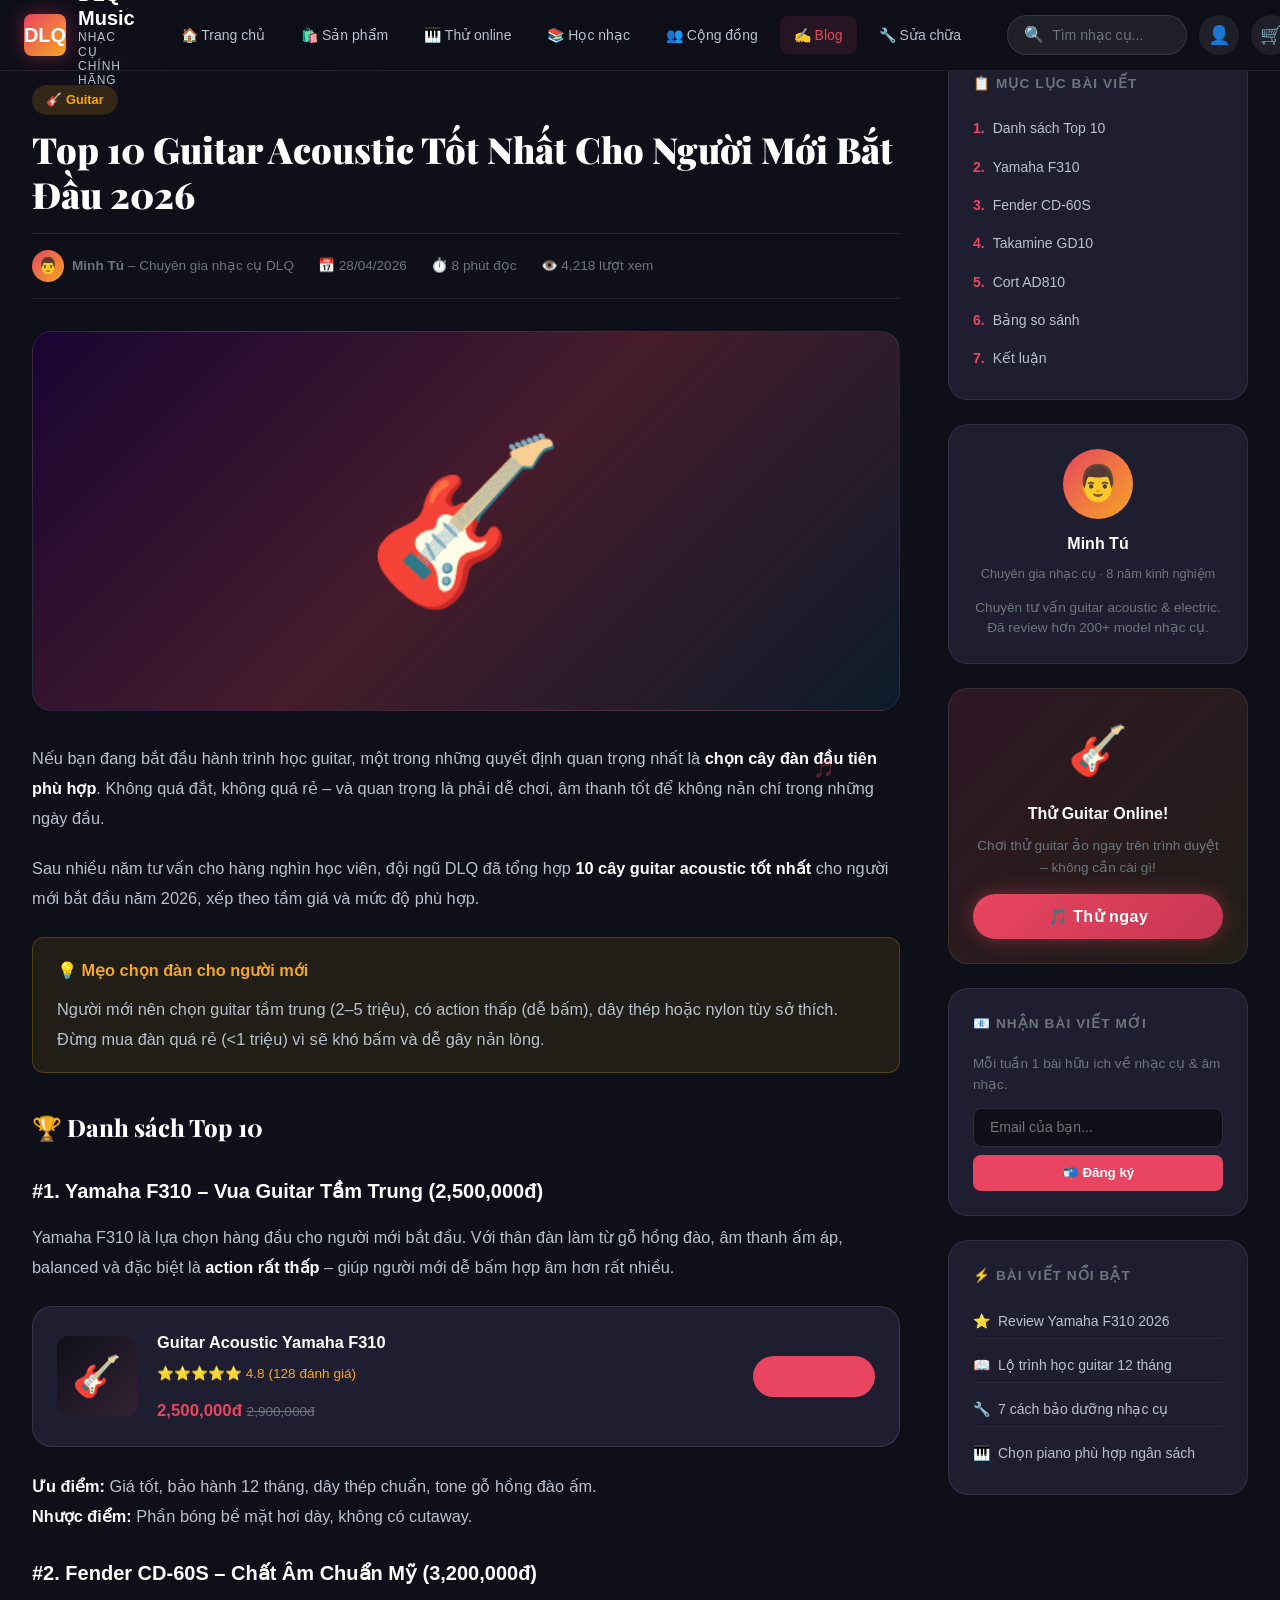
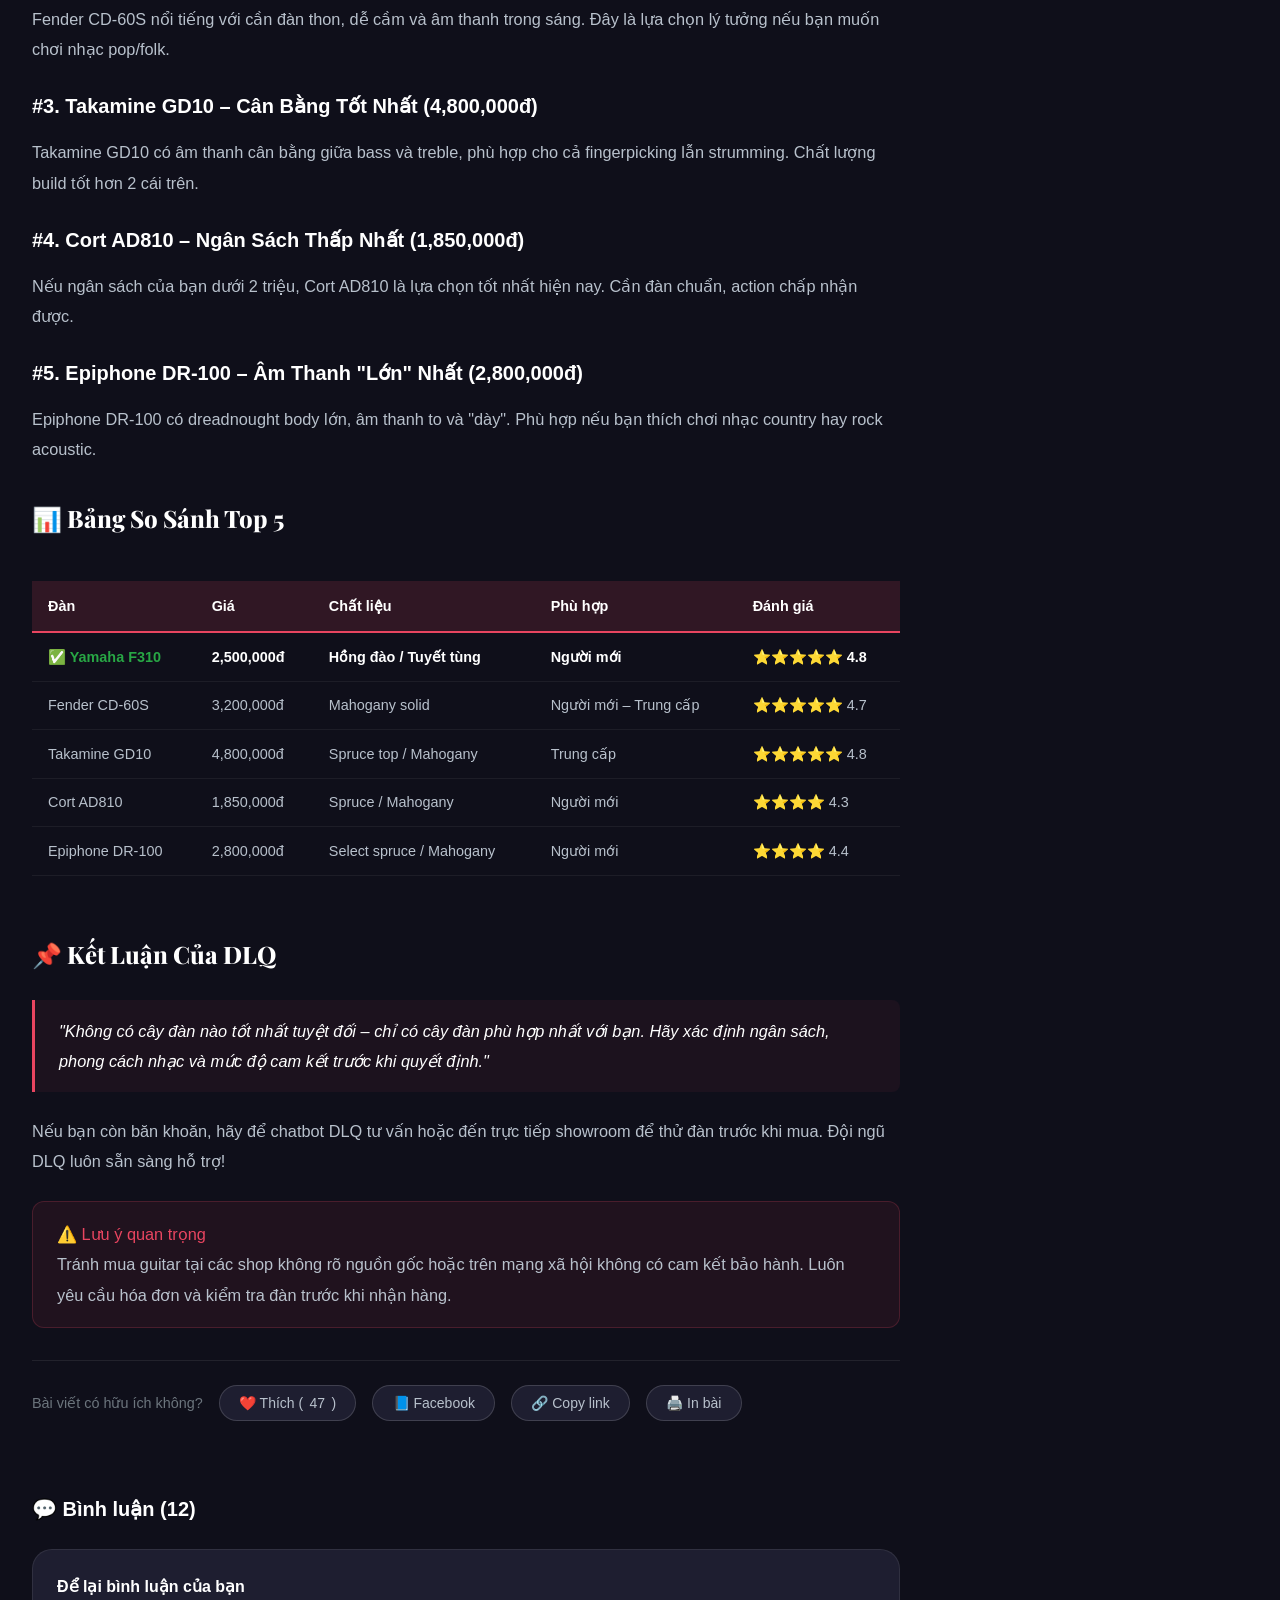
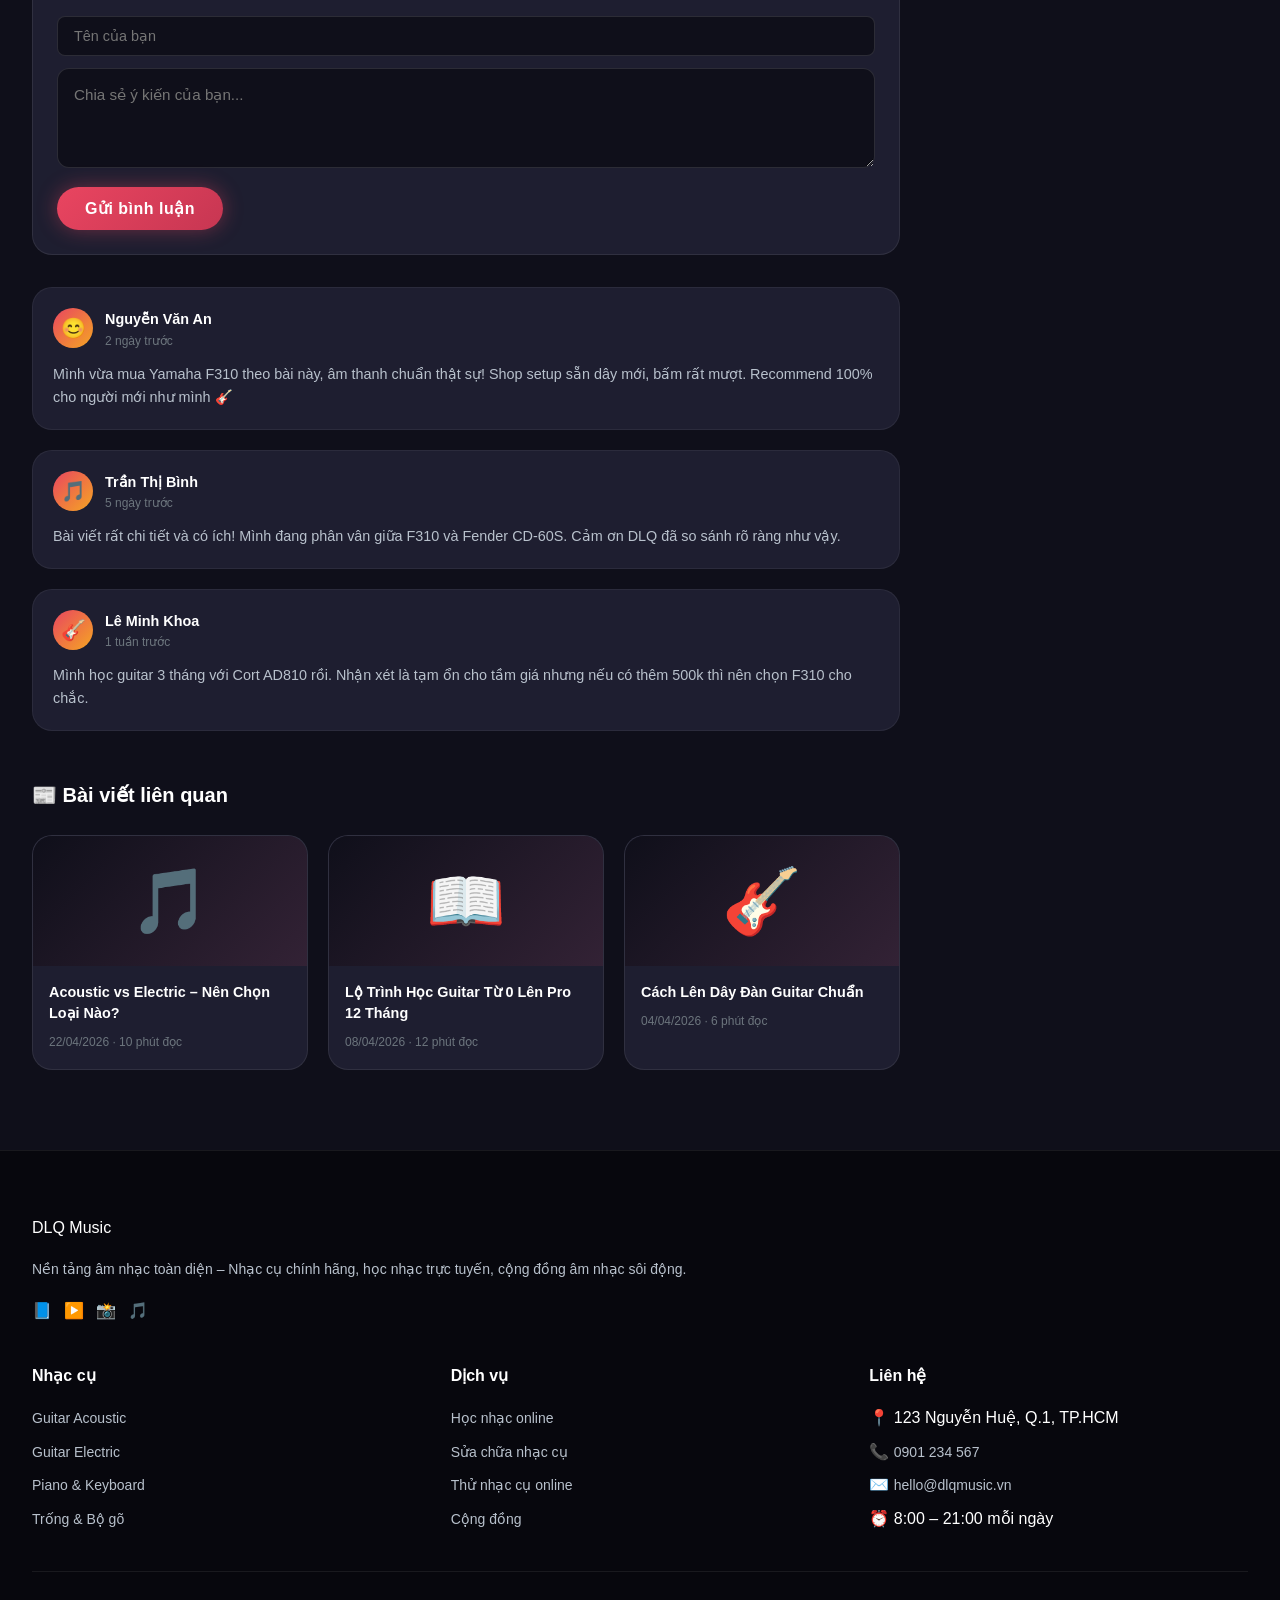
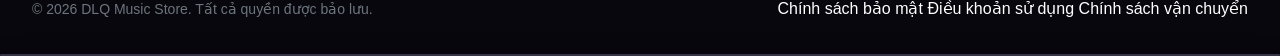
<file: pages/blog-detail.html>
<!DOCTYPE html>
<html lang="vi">
<head>
  <meta charset="UTF-8">
  <meta name="viewport" content="width=device-width, initial-scale=1.0">
  <meta name="description" content="Top 10 Guitar Acoustic Tốt Nhất Cho Người Mới Bắt Đầu 2026 - DLQ Music Blog">
  <meta name="keywords" content="guitar acoustic người mới, guitar giá rẻ, Yamaha F310, Fender CD-60S, DLQ music">
  <title>Top 10 Guitar Acoustic Cho Người Mới 2026 | DLQ Blog</title>
  <link rel="stylesheet" href="../css/variables.css">
  <link rel="stylesheet" href="../css/style.css">
  <link rel="stylesheet" href="../css/animations.css">
  <link rel="stylesheet" href="../css/responsive.css">
  <link rel="icon" href="data:image/svg+xml,<svg xmlns='http://www.w3.org/2000/svg' viewBox='0 0 100 100'><text y='.9em' font-size='90'>🎵</text></svg>">
  <style>
    /* ===== BLOG DETAIL STYLES ===== */
    .detail-layout {
      display: grid;
      grid-template-columns: 1fr 300px;
      gap: 3rem;
      padding: 3rem 0 5rem;
      align-items: start;
    }
    @media (max-width: 900px) { .detail-layout { grid-template-columns: 1fr; } }

    /* Article */
    .article-header { margin-bottom: 2rem; }
    .article-breadcrumb { font-size: 0.82rem; color: var(--text-muted); margin-bottom: 1rem; }
    .article-breadcrumb a { color: var(--accent); text-decoration: none; }
    .article-breadcrumb a:hover { text-decoration: underline; }
    .article-cat-badge {
      display: inline-block;
      padding: 0.3rem 0.9rem;
      background: rgba(255,165,0,0.15);
      color: orange;
      border-radius: var(--radius-full);
      font-size: 0.8rem;
      font-weight: 700;
      margin-bottom: 0.75rem;
    }
    .article-title {
      font-size: var(--fs-4xl);
      font-weight: 900;
      color: var(--text-primary);
      line-height: 1.25;
      margin-bottom: 1rem;
      font-family: var(--font-heading);
    }
    @media (max-width: 700px) { .article-title { font-size: var(--fs-2xl); } }
    .article-meta {
      display: flex;
      gap: 1.5rem;
      flex-wrap: wrap;
      align-items: center;
      font-size: 0.85rem;
      color: var(--text-muted);
      padding: 1rem 0;
      border-top: 1px solid rgba(255,255,255,0.08);
      border-bottom: 1px solid rgba(255,255,255,0.08);
      margin-bottom: 1.5rem;
    }
    .article-author { display: flex; align-items: center; gap: 0.5rem; }
    .author-av { width: 32px; height: 32px; border-radius: 50%; background: linear-gradient(135deg,var(--accent),var(--gold)); display:flex;align-items:center;justify-content:center;font-size:1rem; }

    /* Hero image placeholder */
    .article-hero-img {
      width: 100%;
      aspect-ratio: 16/7;
      background: linear-gradient(135deg, #1a0533 0%, rgba(233,69,96,0.25) 50%, #0d1b2a 100%);
      border-radius: var(--radius-xl);
      display: flex;
      align-items: center;
      justify-content: center;
      font-size: 10rem;
      margin-bottom: 2rem;
      border: 1px solid rgba(255,255,255,0.08);
    }

    /* Article content */
    .article-body { color: var(--text-secondary); line-height: 1.85; font-size: 1.02rem; }
    .article-body h2 { font-size: var(--fs-2xl); font-weight: 800; color: var(--text-primary); margin: 2rem 0 1rem; font-family: var(--font-heading); }
    .article-body h3 { font-size: var(--fs-xl); font-weight: 700; color: var(--text-primary); margin: 1.5rem 0 0.75rem; }
    .article-body p { margin-bottom: 1.2rem; }
    .article-body ul, .article-body ol { margin: 0.75rem 0 1.2rem 1.5rem; }
    .article-body li { margin-bottom: 0.4rem; }
    .article-body strong { color: var(--text-primary); }
    .article-body a { color: var(--accent); }
    .article-body blockquote {
      border-left: 3px solid var(--accent);
      padding: 1rem 1.5rem;
      background: rgba(233,69,96,0.06);
      border-radius: 0 var(--radius-md) var(--radius-md) 0;
      margin: 1.5rem 0;
      font-style: italic;
      color: var(--text-primary);
    }

    /* Product Card in article */
    .product-mention {
      background: var(--bg-card);
      border-radius: var(--radius-xl);
      padding: 1.25rem 1.5rem;
      border: 1px solid rgba(255,255,255,0.1);
      margin: 1.5rem 0;
      display: flex;
      gap: 1.25rem;
      align-items: center;
    }
    .product-mention:hover { border-color: var(--accent); }
    .pm-thumb { width: 80px; height: 80px; background: linear-gradient(135deg,var(--bg-dark),rgba(233,69,96,0.1)); border-radius: var(--radius-lg); display:flex;align-items:center;justify-content:center;font-size:2.5rem;flex-shrink:0; }
    .pm-info { flex: 1; }
    .pm-name { font-weight: 700; color: var(--text-primary); margin-bottom: 0.25rem; }
    .pm-price { color: var(--accent); font-weight: 800; font-size: 1.05rem; }
    .pm-rating { color: var(--gold); font-size: 0.85rem; margin-bottom: 0.5rem; }
    .pm-buy { padding: 0.5rem 1.25rem; background: var(--accent); color: #fff; border: none; border-radius: var(--radius-full); font-size: 0.85rem; font-weight: 700; cursor: pointer; text-decoration: none; display: inline-block; transition: var(--transition-fast); }
    .pm-buy:hover { background: var(--accent-hover); }

    /* Comparison table */
    .comparison-table {
      width: 100%;
      border-collapse: collapse;
      margin: 1.5rem 0;
      font-size: 0.9rem;
    }
    .comparison-table th {
      background: rgba(233,69,96,0.15);
      color: var(--text-primary);
      padding: 0.75rem 1rem;
      text-align: left;
      border-bottom: 2px solid var(--accent);
    }
    .comparison-table td {
      padding: 0.65rem 1rem;
      border-bottom: 1px solid rgba(255,255,255,0.06);
      color: var(--text-secondary);
    }
    .comparison-table tr:hover td { background: rgba(255,255,255,0.03); }
    .comparison-table .highlight td { color: var(--text-primary); font-weight: 600; }
    .best-pick { color: var(--success); font-weight: 700; }

    /* Tip box */
    .tip-box {
      background: rgba(255,215,0,0.08);
      border: 1px solid rgba(255,215,0,0.2);
      border-radius: var(--radius-lg);
      padding: 1.1rem 1.5rem;
      margin: 1.5rem 0;
    }
    .tip-box .tip-title { color: var(--gold); font-weight: 700; margin-bottom: 0.5rem; display: flex; align-items: center; gap: 0.4rem; }
    .warning-box {
      background: rgba(233,69,96,0.08);
      border: 1px solid rgba(233,69,96,0.2);
      border-radius: var(--radius-lg);
      padding: 1.1rem 1.5rem;
      margin: 1.5rem 0;
    }
    .warning-box .tip-title { color: var(--accent); }

    /* Share & Reaction */
    .article-end-actions {
      display: flex;
      gap: 1rem;
      flex-wrap: wrap;
      align-items: center;
      padding: 1.5rem 0;
      border-top: 1px solid rgba(255,255,255,0.08);
      margin-top: 2rem;
    }
    .share-btn {
      padding: 0.55rem 1.2rem;
      border-radius: var(--radius-full);
      border: 1px solid rgba(255,255,255,0.15);
      background: var(--bg-card);
      color: var(--text-secondary);
      cursor: pointer;
      font-size: 0.875rem;
      transition: var(--transition-fast);
      display: flex;
      align-items: center;
      gap: 0.4rem;
    }
    .share-btn:hover { border-color: var(--accent); color: var(--accent); }
    .like-btn { padding: 0.55rem 1.2rem; border-radius: var(--radius-full); border: 1px solid rgba(255,255,255,0.15); background: var(--bg-card); color: var(--text-secondary); cursor: pointer; font-size: 0.875rem; transition: var(--transition-fast); display: flex; align-items: center; gap: 0.4rem; }
    .like-btn.liked { border-color: var(--danger); color: var(--danger); background: rgba(220,53,69,0.08); }

    /* Comments */
    .comments-section { margin-top: 3rem; }
    .comments-section h3 { font-size: var(--fs-xl); font-weight: 800; margin-bottom: 1.5rem; }
    .comment-form { background: var(--bg-card); border-radius: var(--radius-xl); padding: 1.5rem; border: 1px solid rgba(255,255,255,0.08); margin-bottom: 2rem; }
    .comment-form textarea { width: 100%; min-height: 100px; background: var(--bg-dark); border: 1px solid rgba(255,255,255,0.12); border-radius: var(--radius-lg); color: var(--text-primary); padding: 0.9rem 1rem; font-size: 0.95rem; resize: vertical; font-family: var(--font-primary); line-height: 1.6; margin-bottom: 0.75rem; }
    .comment-form textarea:focus { outline: none; border-color: var(--accent); }
    .comment-form input { width: 100%; padding: 0.7rem 1rem; background: var(--bg-dark); border: 1px solid rgba(255,255,255,0.12); border-radius: var(--radius-md); color: var(--text-primary); font-size: 0.9rem; margin-bottom: 0.75rem; }
    .comment-form input:focus { outline: none; border-color: var(--accent); }
    .comment-list { display: flex; flex-direction: column; gap: 1.25rem; }
    .comment-item { background: var(--bg-card); border-radius: var(--radius-xl); padding: 1.25rem; border: 1px solid rgba(255,255,255,0.06); }
    .comment-header { display: flex; gap: 0.75rem; align-items: flex-start; margin-bottom: 0.75rem; }
    .comment-av { width: 40px; height: 40px; border-radius: 50%; background: linear-gradient(135deg,var(--accent),var(--gold)); display:flex;align-items:center;justify-content:center;font-size:1.25rem;flex-shrink:0; }
    .comment-author { font-weight: 700; font-size: 0.9rem; color: var(--text-primary); }
    .comment-time { font-size: 0.75rem; color: var(--text-muted); }
    .comment-text { color: var(--text-secondary); font-size: 0.9rem; line-height: 1.6; }

    /* Related posts */
    .related-posts { margin-top: 3rem; }
    .related-posts h3 { font-size: var(--fs-xl); font-weight: 800; margin-bottom: 1.5rem; }
    .related-grid { display: grid; grid-template-columns: repeat(auto-fill, minmax(240px, 1fr)); gap: 1.25rem; }
    .related-card { background: var(--bg-card); border-radius: var(--radius-xl); overflow: hidden; border: 1px solid rgba(255,255,255,0.08); transition: var(--transition-base); cursor: pointer; text-decoration: none; display: block; }
    .related-card:hover { border-color: rgba(255,255,255,0.2); transform: translateY(-2px); box-shadow: var(--shadow-lg); }
    .related-thumb { height: 130px; background: linear-gradient(135deg,var(--bg-dark),rgba(233,69,96,0.1)); display:flex;align-items:center;justify-content:center;font-size:4rem; }
    .related-info { padding: 1rem; }
    .related-info h4 { font-size: 0.9rem; font-weight: 700; color: var(--text-primary); line-height: 1.4; margin-bottom: 0.3rem; }
    .related-info span { font-size: 0.75rem; color: var(--text-muted); }

    /* Sidebar */
    .sidebar-card { background: var(--bg-card); border-radius: var(--radius-xl); padding: 1.5rem; border: 1px solid rgba(255,255,255,0.08); margin-bottom: 1.5rem; }
    .sidebar-card h3 { font-size: 0.85rem; text-transform: uppercase; letter-spacing: 0.08em; color: var(--text-muted); font-weight: 700; margin-bottom: 1.1rem; }
    .toc-list { list-style: none; padding: 0; display: flex; flex-direction: column; gap: 0.4rem; counter-reset: toc; }
    .toc-list li { counter-increment: toc; }
    .toc-list a { color: var(--text-secondary); text-decoration: none; font-size: 0.875rem; display: flex; gap: 0.5rem; align-items: flex-start; padding: 0.3rem 0; transition: var(--transition-fast); }
    .toc-list a::before { content: counter(toc) "."; color: var(--accent); font-weight: 700; flex-shrink: 0; }
    .toc-list a:hover { color: var(--accent); }

    /* Progress bar reading */
    .reading-progress { position: fixed; top: 0; left: 0; height: 3px; background: linear-gradient(90deg,var(--accent),var(--gold)); width: 0%; z-index: 9999; transition: width 0.1s; }
  </style>
</head>
<body>

<div class="reading-progress" id="reading-progress"></div>

<!-- Loading Screen -->
<div id="loading-screen" class="loading-screen">
  <div class="loading-logo">DLQ</div>
  <div class="loading-bars">
    <div class="loading-bar"></div><div class="loading-bar"></div>
    <div class="loading-bar"></div><div class="loading-bar"></div>
    <div class="loading-bar"></div>
  </div>
</div>

<div id="floating-notes" class="music-notes-container" aria-hidden="true"></div>

<!-- NAVBAR -->
<nav class="navbar" role="navigation" aria-label="Main navigation">
  <div class="nav-container">
    <a href="../index.html" class="nav-logo" aria-label="DLQ Music Store home">
      <div class="logo-mark" aria-hidden="true">DLQ</div>
      <div class="logo-text">
        <span class="logo-name">DLQ Music</span>
        <span class="logo-tagline">NHẠC CỤ CHÍNH HÃNG</span>
      </div>
    </a>
    <nav class="nav-links">
      <a href="../index.html" class="nav-link">🏠 Trang chủ</a>
      <a href="search-results.html" class="nav-link">🛍️ Sản phẩm</a>
      <a href="interactive-play.html" class="nav-link">🎹 Thử online</a>
      <a href="learning.html" class="nav-link">📚 Học nhạc</a>
      <a href="community.html" class="nav-link">👥 Cộng đồng</a>
      <a href="blog.html" class="nav-link active">✍️ Blog</a>
      <a href="repair-service.html" class="nav-link">🔧 Sửa chữa</a>
    </nav>
    <div class="nav-actions">
      <div class="nav-search" role="search">
        <span>🔍</span>
        <input type="search" placeholder="Tìm nhạc cụ..." aria-label="Tìm kiếm"
          onkeydown="if(event.key==='Enter')window.location.href='search-results.html?q='+this.value">
      </div>
      <a href="profile.html" class="nav-icon-btn" aria-label="Tài khoản">👤</a>
      <a href="cart.html" class="nav-icon-btn" aria-label="Giỏ hàng" style="position:relative">
        🛒<span class="cart-badge" style="display:none">0</span>
      </a>
      <button class="hamburger" aria-label="Menu" aria-expanded="false">
        <span></span><span></span><span></span>
      </button>
    </div>
  </div>
</nav>

<div class="mobile-menu" role="dialog" aria-label="Mobile navigation">
  <a href="../index.html" class="nav-link">🏠 Trang chủ</a>
  <a href="search-results.html" class="nav-link">🛍️ Sản phẩm</a>
  <a href="interactive-play.html" class="nav-link">🎹 Thử nhạc cụ online</a>
  <a href="learning.html" class="nav-link">📚 Học nhạc</a>
  <a href="community.html" class="nav-link">👥 Cộng đồng</a>
  <a href="blog.html" class="nav-link active">✍️ Blog</a>
  <a href="repair-service.html" class="nav-link">🔧 Dịch vụ sửa chữa</a>
</div>

<!-- MAIN -->
<main class="container">
  <div class="detail-layout">

    <!-- Article -->
    <article>
      <div class="article-header">
        <div class="article-breadcrumb">
          <a href="../index.html">Trang chủ</a> /
          <a href="blog.html">Blog</a> /
          <span>Top 10 Guitar Acoustic Cho Người Mới 2026</span>
        </div>
        <span class="article-cat-badge">🎸 Guitar</span>
        <h1 class="article-title">Top 10 Guitar Acoustic Tốt Nhất Cho Người Mới Bắt Đầu 2026</h1>
        <div class="article-meta">
          <div class="article-author">
            <div class="author-av">👨</div>
            <span><strong>Minh Tú</strong> – Chuyên gia nhạc cụ DLQ</span>
          </div>
          <span>📅 28/04/2026</span>
          <span>⏱️ 8 phút đọc</span>
          <span>👁️ 4,218 lượt xem</span>
        </div>
      </div>

      <div class="article-hero-img" role="img" aria-label="Guitar acoustic collection">🎸</div>

      <div class="article-body">

        <p>Nếu bạn đang bắt đầu hành trình học guitar, một trong những quyết định quan trọng nhất là <strong>chọn cây đàn đầu tiên phù hợp</strong>. Không quá đắt, không quá rẻ – và quan trọng là phải dễ chơi, âm thanh tốt để không nản chí trong những ngày đầu.</p>

        <p>Sau nhiều năm tư vấn cho hàng nghìn học viên, đội ngũ DLQ đã tổng hợp <strong>10 cây guitar acoustic tốt nhất</strong> cho người mới bắt đầu năm 2026, xếp theo tầm giá và mức độ phù hợp.</p>

        <div class="tip-box">
          <div class="tip-title">💡 Mẹo chọn đàn cho người mới</div>
          Người mới nên chọn guitar tầm trung (2–5 triệu), có action thấp (dễ bấm), dây thép hoặc nylon tùy sở thích. Đừng mua đàn quá rẻ (&lt;1 triệu) vì sẽ khó bấm và dễ gây nản lòng.
        </div>

        <h2>🏆 Danh sách Top 10</h2>

        <h3>#1. Yamaha F310 – Vua Guitar Tầm Trung (2,500,000đ)</h3>
        <p>Yamaha F310 là lựa chọn hàng đầu cho người mới bắt đầu. Với thân đàn làm từ gỗ hồng đào, âm thanh ấm áp, balanced và đặc biệt là <strong>action rất thấp</strong> – giúp người mới dễ bấm hợp âm hơn rất nhiều.</p>

        <div class="product-mention" onclick="window.location.href='product-detail.html?id=1'" style="cursor:pointer">
          <div class="pm-thumb">🎸</div>
          <div class="pm-info">
            <div class="pm-name">Guitar Acoustic Yamaha F310</div>
            <div class="pm-rating">⭐⭐⭐⭐⭐ 4.8 (128 đánh giá)</div>
            <div class="pm-price">2,500,000đ <span style="text-decoration:line-through;color:var(--text-muted);font-size:0.85rem;font-weight:400">2,900,000đ</span></div>
          </div>
          <a href="product-detail.html?id=1" class="pm-buy">Xem ngay →</a>
        </div>

        <p><strong>Ưu điểm:</strong> Giá tốt, bảo hành 12 tháng, dây thép chuẩn, tone gỗ hồng đào ấm. <br><strong>Nhược điểm:</strong> Phần bóng bề mặt hơi dày, không có cutaway.</p>

        <h3>#2. Fender CD-60S – Chất Âm Chuẩn Mỹ (3,200,000đ)</h3>
        <p>Fender CD-60S nổi tiếng với cần đàn thon, dễ cầm và âm thanh trong sáng. Đây là lựa chọn lý tưởng nếu bạn muốn chơi nhạc pop/folk.</p>

        <h3>#3. Takamine GD10 – Cân Bằng Tốt Nhất (4,800,000đ)</h3>
        <p>Takamine GD10 có âm thanh cân bằng giữa bass và treble, phù hợp cho cả fingerpicking lẫn strumming. Chất lượng build tốt hơn 2 cái trên.</p>

        <h3>#4. Cort AD810 – Ngân Sách Thấp Nhất (1,850,000đ)</h3>
        <p>Nếu ngân sách của bạn dưới 2 triệu, Cort AD810 là lựa chọn tốt nhất hiện nay. Cần đàn chuẩn, action chấp nhận được.</p>

        <h3>#5. Epiphone DR-100 – Âm Thanh "Lớn" Nhất (2,800,000đ)</h3>
        <p>Epiphone DR-100 có dreadnought body lớn, âm thanh to và "dày". Phù hợp nếu bạn thích chơi nhạc country hay rock acoustic.</p>

        <h2>📊 Bảng So Sánh Top 5</h2>

        <div style="overflow-x:auto">
          <table class="comparison-table">
            <thead>
              <tr>
                <th>Đàn</th>
                <th>Giá</th>
                <th>Chất liệu</th>
                <th>Phù hợp</th>
                <th>Đánh giá</th>
              </tr>
            </thead>
            <tbody>
              <tr class="highlight">
                <td><span class="best-pick">✅ Yamaha F310</span></td>
                <td>2,500,000đ</td>
                <td>Hồng đào / Tuyết tùng</td>
                <td>Người mới</td>
                <td>⭐⭐⭐⭐⭐ 4.8</td>
              </tr>
              <tr>
                <td>Fender CD-60S</td>
                <td>3,200,000đ</td>
                <td>Mahogany solid</td>
                <td>Người mới – Trung cấp</td>
                <td>⭐⭐⭐⭐⭐ 4.7</td>
              </tr>
              <tr>
                <td>Takamine GD10</td>
                <td>4,800,000đ</td>
                <td>Spruce top / Mahogany</td>
                <td>Trung cấp</td>
                <td>⭐⭐⭐⭐⭐ 4.8</td>
              </tr>
              <tr>
                <td>Cort AD810</td>
                <td>1,850,000đ</td>
                <td>Spruce / Mahogany</td>
                <td>Người mới</td>
                <td>⭐⭐⭐⭐ 4.3</td>
              </tr>
              <tr>
                <td>Epiphone DR-100</td>
                <td>2,800,000đ</td>
                <td>Select spruce / Mahogany</td>
                <td>Người mới</td>
                <td>⭐⭐⭐⭐ 4.4</td>
              </tr>
            </tbody>
          </table>
        </div>

        <h2>📌 Kết Luận Của DLQ</h2>

        <blockquote>
          "Không có cây đàn nào tốt nhất tuyệt đối – chỉ có cây đàn phù hợp nhất với bạn. Hãy xác định ngân sách, phong cách nhạc và mức độ cam kết trước khi quyết định."
        </blockquote>

        <p>Nếu bạn còn băn khoăn, hãy để chatbot DLQ tư vấn hoặc đến trực tiếp showroom để thử đàn trước khi mua. Đội ngũ DLQ luôn sẵn sàng hỗ trợ!</p>

        <div class="warning-box">
          <div class="tip-title">⚠️ Lưu ý quan trọng</div>
          Tránh mua guitar tại các shop không rõ nguồn gốc hoặc trên mạng xã hội không có cam kết bảo hành. Luôn yêu cầu hóa đơn và kiểm tra đàn trước khi nhận hàng.
        </div>

        <!-- Article actions -->
        <div class="article-end-actions">
          <span style="font-size:0.9rem;color:var(--text-muted)">Bài viết có hữu ích không?</span>
          <button class="like-btn" id="like-btn" onclick="toggleLike()">❤️ Thích (<span id="like-count">47</span>)</button>
          <button class="share-btn" onclick="shareFacebook()">📘 Facebook</button>
          <button class="share-btn" onclick="copyLink()">🔗 Copy link</button>
          <button class="share-btn" onclick="window.print()">🖨️ In bài</button>
        </div>

      </div><!-- /article-body -->

      <!-- Comments -->
      <section class="comments-section">
        <h3>💬 Bình luận (12)</h3>

        <div class="comment-form">
          <h4 style="margin-bottom:1rem;font-size:1rem">Để lại bình luận của bạn</h4>
          <input type="text" id="comment-name" placeholder="Tên của bạn" aria-label="Tên">
          <textarea id="comment-text" placeholder="Chia sẻ ý kiến của bạn..." aria-label="Nội dung bình luận"></textarea>
          <button class="btn btn-primary" onclick="submitComment()">Gửi bình luận</button>
        </div>

        <div class="comment-list" id="comment-list">
          <div class="comment-item">
            <div class="comment-header">
              <div class="comment-av">😊</div>
              <div>
                <div class="comment-author">Nguyễn Văn An</div>
                <div class="comment-time">2 ngày trước</div>
              </div>
            </div>
            <p class="comment-text">Mình vừa mua Yamaha F310 theo bài này, âm thanh chuẩn thật sự! Shop setup sẵn dây mới, bấm rất mượt. Recommend 100% cho người mới như mình 🎸</p>
          </div>
          <div class="comment-item">
            <div class="comment-header">
              <div class="comment-av">🎵</div>
              <div>
                <div class="comment-author">Trần Thị Bình</div>
                <div class="comment-time">5 ngày trước</div>
              </div>
            </div>
            <p class="comment-text">Bài viết rất chi tiết và có ích! Mình đang phân vân giữa F310 và Fender CD-60S. Cảm ơn DLQ đã so sánh rõ ràng như vậy.</p>
          </div>
          <div class="comment-item">
            <div class="comment-header">
              <div class="comment-av">🎸</div>
              <div>
                <div class="comment-author">Lê Minh Khoa</div>
                <div class="comment-time">1 tuần trước</div>
              </div>
            </div>
            <p class="comment-text">Mình học guitar 3 tháng với Cort AD810 rồi. Nhận xét là tạm ổn cho tầm giá nhưng nếu có thêm 500k thì nên chọn F310 cho chắc.</p>
          </div>
        </div>
      </section>

      <!-- Related Posts -->
      <section class="related-posts">
        <h3>📰 Bài viết liên quan</h3>
        <div class="related-grid">
          <a href="blog-detail.html?id=3" class="related-card">
            <div class="related-thumb">🎵</div>
            <div class="related-info">
              <h4>Acoustic vs Electric – Nên Chọn Loại Nào?</h4>
              <span>22/04/2026 · 10 phút đọc</span>
            </div>
          </a>
          <a href="blog-detail.html?id=7" class="related-card">
            <div class="related-thumb">📖</div>
            <div class="related-info">
              <h4>Lộ Trình Học Guitar Từ 0 Lên Pro 12 Tháng</h4>
              <span>08/04/2026 · 12 phút đọc</span>
            </div>
          </a>
          <a href="blog-detail.html?id=8" class="related-card">
            <div class="related-thumb">🎸</div>
            <div class="related-info">
              <h4>Cách Lên Dây Đàn Guitar Chuẩn</h4>
              <span>04/04/2026 · 6 phút đọc</span>
            </div>
          </a>
        </div>
      </section>

    </article><!-- /article -->

    <!-- Sidebar -->
    <aside>

      <!-- Table of Contents -->
      <div class="sidebar-card">
        <h3>📋 Mục lục bài viết</h3>
        <ul class="toc-list">
          <li><a href="#top10">Danh sách Top 10</a></li>
          <li><a href="#yamaha">Yamaha F310</a></li>
          <li><a href="#fender">Fender CD-60S</a></li>
          <li><a href="#takamine">Takamine GD10</a></li>
          <li><a href="#cort">Cort AD810</a></li>
          <li><a href="#compare">Bảng so sánh</a></li>
          <li><a href="#conclusion">Kết luận</a></li>
        </ul>
      </div>

      <!-- Author card -->
      <div class="sidebar-card" style="text-align:center">
        <div style="width:70px;height:70px;border-radius:50%;background:linear-gradient(135deg,var(--accent),var(--gold));display:flex;align-items:center;justify-content:center;font-size:2.2rem;margin:0 auto 0.75rem">👨</div>
        <strong style="display:block;margin-bottom:0.25rem">Minh Tú</strong>
        <span style="font-size:0.8rem;color:var(--text-muted)">Chuyên gia nhạc cụ · 8 năm kinh nghiệm</span>
        <p style="font-size:0.85rem;color:var(--text-muted);margin-top:0.75rem;line-height:1.5">Chuyên tư vấn guitar acoustic & electric. Đã review hơn 200+ model nhạc cụ.</p>
      </div>

      <!-- Try instrument CTA -->
      <div class="sidebar-card" style="background:linear-gradient(135deg,rgba(233,69,96,0.15),rgba(255,215,0,0.08));text-align:center">
        <div style="font-size:3rem;margin-bottom:0.75rem">🎸</div>
        <strong style="display:block;margin-bottom:0.5rem">Thử Guitar Online!</strong>
        <p style="font-size:0.85rem;color:var(--text-muted);margin-bottom:1rem">Chơi thử guitar ảo ngay trên trình duyệt – không cần cài gì!</p>
        <a href="interactive-play.html" class="btn btn-primary" style="display:block;text-align:center;text-decoration:none;padding:0.6rem">🎵 Thử ngay</a>
      </div>

      <!-- Newsletter -->
      <div class="sidebar-card">
        <h3>📧 Nhận bài viết mới</h3>
        <p style="font-size:0.85rem;color:var(--text-muted);margin-bottom:0.75rem">Mỗi tuần 1 bài hữu ích về nhạc cụ & âm nhạc.</p>
        <div style="display:flex;flex-direction:column;gap:0.5rem">
          <input type="email" id="sidebar-email" placeholder="Email của bạn..." style="padding:0.65rem 1rem;background:var(--bg-dark);border:1px solid rgba(255,255,255,0.12);border-radius:var(--radius-md);color:var(--text-primary);font-size:0.875rem" aria-label="Email newsletter">
          <button onclick="sidebarSubscribe()" style="padding:0.65rem;background:var(--accent);color:#fff;border:none;border-radius:var(--radius-md);font-weight:700;cursor:pointer">📬 Đăng ký</button>
        </div>
      </div>

      <!-- Quick links -->
      <div class="sidebar-card">
        <h3>⚡ Bài viết nổi bật</h3>
        <div style="display:flex;flex-direction:column;gap:0.6rem">
          <a href="blog-detail.html?id=5" style="color:var(--text-secondary);text-decoration:none;font-size:0.875rem;display:flex;gap:0.5rem;padding:0.35rem 0;border-bottom:1px solid rgba(255,255,255,0.05)">
            <span>⭐</span> Review Yamaha F310 2026
          </a>
          <a href="blog-detail.html?id=7" style="color:var(--text-secondary);text-decoration:none;font-size:0.875rem;display:flex;gap:0.5rem;padding:0.35rem 0;border-bottom:1px solid rgba(255,255,255,0.05)">
            <span>📖</span> Lộ trình học guitar 12 tháng
          </a>
          <a href="blog-detail.html?id=4" style="color:var(--text-secondary);text-decoration:none;font-size:0.875rem;display:flex;gap:0.5rem;padding:0.35rem 0;border-bottom:1px solid rgba(255,255,255,0.05)">
            <span>🔧</span> 7 cách bảo dưỡng nhạc cụ
          </a>
          <a href="blog-detail.html?id=2" style="color:var(--text-secondary);text-decoration:none;font-size:0.875rem;display:flex;gap:0.5rem;padding:0.35rem 0">
            <span>🎹</span> Chọn piano phù hợp ngân sách
          </a>
        </div>
      </div>

    </aside>
  </div>
</main>

<!-- FOOTER -->
<footer class="footer">
  <div class="container">
    <div class="footer-grid">
      <div class="footer-brand">
        <div class="footer-logo">DLQ Music</div>
        <p>Nền tảng âm nhạc toàn diện – Nhạc cụ chính hãng, học nhạc trực tuyến, cộng đồng âm nhạc sôi động.</p>
        <div class="footer-social">
          <a href="#" class="social-link" aria-label="Facebook">📘</a>
          <a href="#" class="social-link" aria-label="YouTube">▶️</a>
          <a href="#" class="social-link" aria-label="Instagram">📸</a>
          <a href="#" class="social-link" aria-label="TikTok">🎵</a>
        </div>
      </div>
      <div class="footer-col">
        <h4>Nhạc cụ</h4>
        <ul>
          <li><a href="search-results.html?cat=guitar">Guitar Acoustic</a></li>
          <li><a href="search-results.html?cat=guitar">Guitar Electric</a></li>
          <li><a href="search-results.html?cat=piano">Piano & Keyboard</a></li>
          <li><a href="search-results.html?cat=drum">Trống & Bộ gõ</a></li>
        </ul>
      </div>
      <div class="footer-col">
        <h4>Dịch vụ</h4>
        <ul>
          <li><a href="learning.html">Học nhạc online</a></li>
          <li><a href="repair-service.html">Sửa chữa nhạc cụ</a></li>
          <li><a href="interactive-play.html">Thử nhạc cụ online</a></li>
          <li><a href="community.html">Cộng đồng</a></li>
        </ul>
      </div>
      <div class="footer-col">
        <h4>Liên hệ</h4>
        <ul>
          <li>📍 123 Nguyễn Huệ, Q.1, TP.HCM</li>
          <li>📞 <a href="tel:0901234567">0901 234 567</a></li>
          <li>✉️ <a href="mailto:hello@dlqmusic.vn">hello@dlqmusic.vn</a></li>
          <li>⏰ 8:00 – 21:00 mỗi ngày</li>
        </ul>
      </div>
    </div>
    <div class="footer-bottom">
      <p>© 2026 DLQ Music Store. Tất cả quyền được bảo lưu.</p>
      <div class="footer-links">
        <a href="#">Chính sách bảo mật</a>
        <a href="#">Điều khoản sử dụng</a>
        <a href="#">Chính sách vận chuyển</a>
      </div>
    </div>
  </div>
</footer>

<div id="toast" class="toast" role="alert" aria-live="polite"></div>

<script src="../js/storage.js"></script>
<script src="../js/animations.js"></script>
<script src="../js/main.js"></script>
<script>
  // Reading progress bar
  window.addEventListener('scroll', () => {
    const article = document.querySelector('article');
    if (!article) return;
    const total = article.offsetHeight - window.innerHeight;
    const progress = Math.min((window.scrollY / total) * 100, 100);
    document.getElementById('reading-progress').style.width = progress + '%';
  });

  let liked = false;
  function toggleLike() {
    liked = !liked;
    const btn = document.getElementById('like-btn');
    const count = document.getElementById('like-count');
    btn.classList.toggle('liked', liked);
    count.textContent = liked ? 48 : 47;
    if (liked) showToast('Cảm ơn bạn đã thích bài viết! ❤️', 'success');
  }

  function shareFacebook() {
    window.open('https://www.facebook.com/sharer/sharer.php?u=' + encodeURIComponent(window.location.href), '_blank', 'width=600,height=400');
  }

  function copyLink() {
    navigator.clipboard.writeText(window.location.href).then(() => {
      showToast('✅ Đã sao chép link bài viết!', 'success');
    });
  }

  function submitComment() {
    const name = document.getElementById('comment-name').value.trim();
    const text = document.getElementById('comment-text').value.trim();
    if (!name || !text) { showToast('Vui lòng nhập tên và nội dung bình luận', 'error'); return; }
    const list = document.getElementById('comment-list');
    const item = document.createElement('div');
    item.className = 'comment-item';
    item.style.animation = 'fadeIn 0.4s ease';
    item.innerHTML = `
      <div class="comment-header">
        <div class="comment-av">😊</div>
        <div>
          <div class="comment-author">${name}</div>
          <div class="comment-time">Vừa xong</div>
        </div>
      </div>
      <p class="comment-text">${text}</p>`;
    list.insertBefore(item, list.firstChild);
    document.getElementById('comment-name').value = '';
    document.getElementById('comment-text').value = '';
    showToast('Bình luận đã được đăng!', 'success');
  }

  function sidebarSubscribe() {
    const email = document.getElementById('sidebar-email').value.trim();
    if (!email || !email.includes('@')) { showToast('Vui lòng nhập email hợp lệ', 'error'); return; }
    showToast('Đăng ký newsletter thành công! 🎵', 'success');
    document.getElementById('sidebar-email').value = '';
  }

  function showToast(msg, type = 'success') {
    const toast = document.getElementById('toast');
    toast.textContent = msg;
    toast.className = 'toast show ' + type;
    setTimeout(() => toast.classList.remove('show'), 3000);
  }
</script>
</body>
</html>
</file>
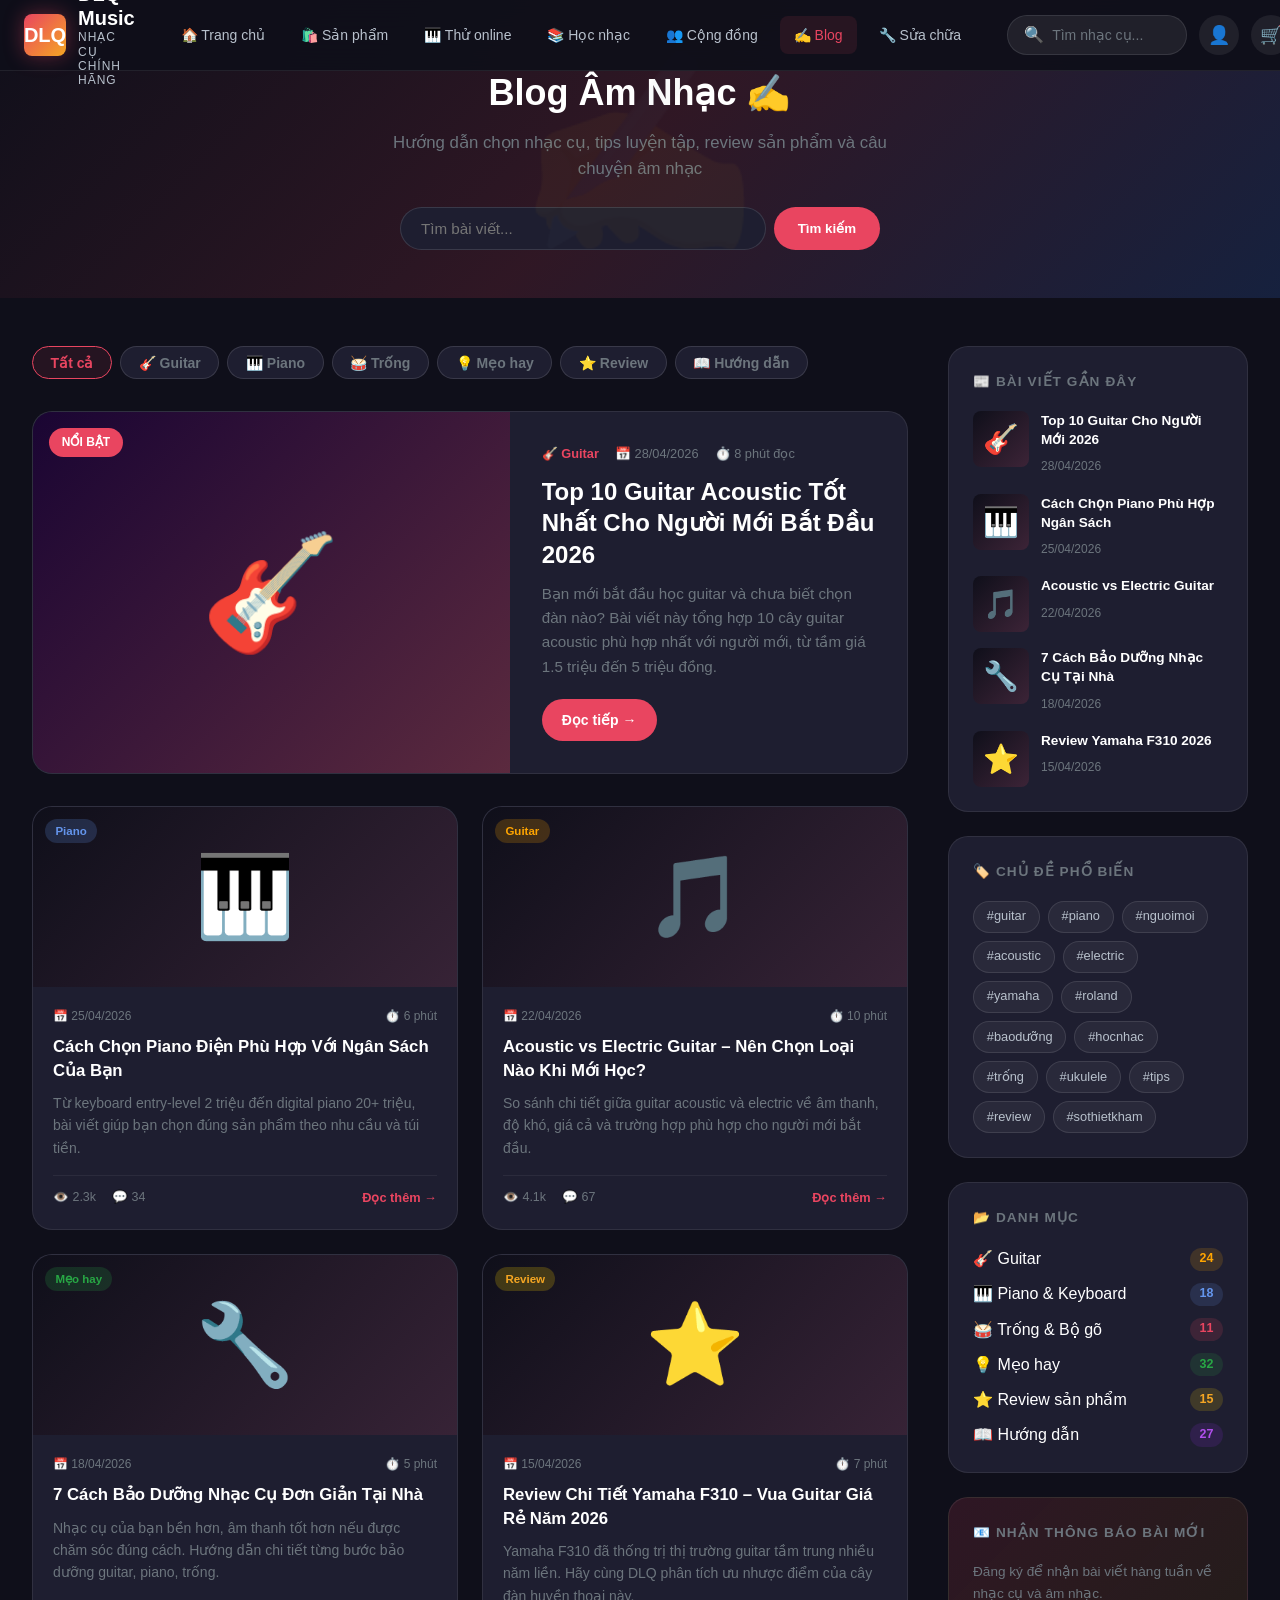
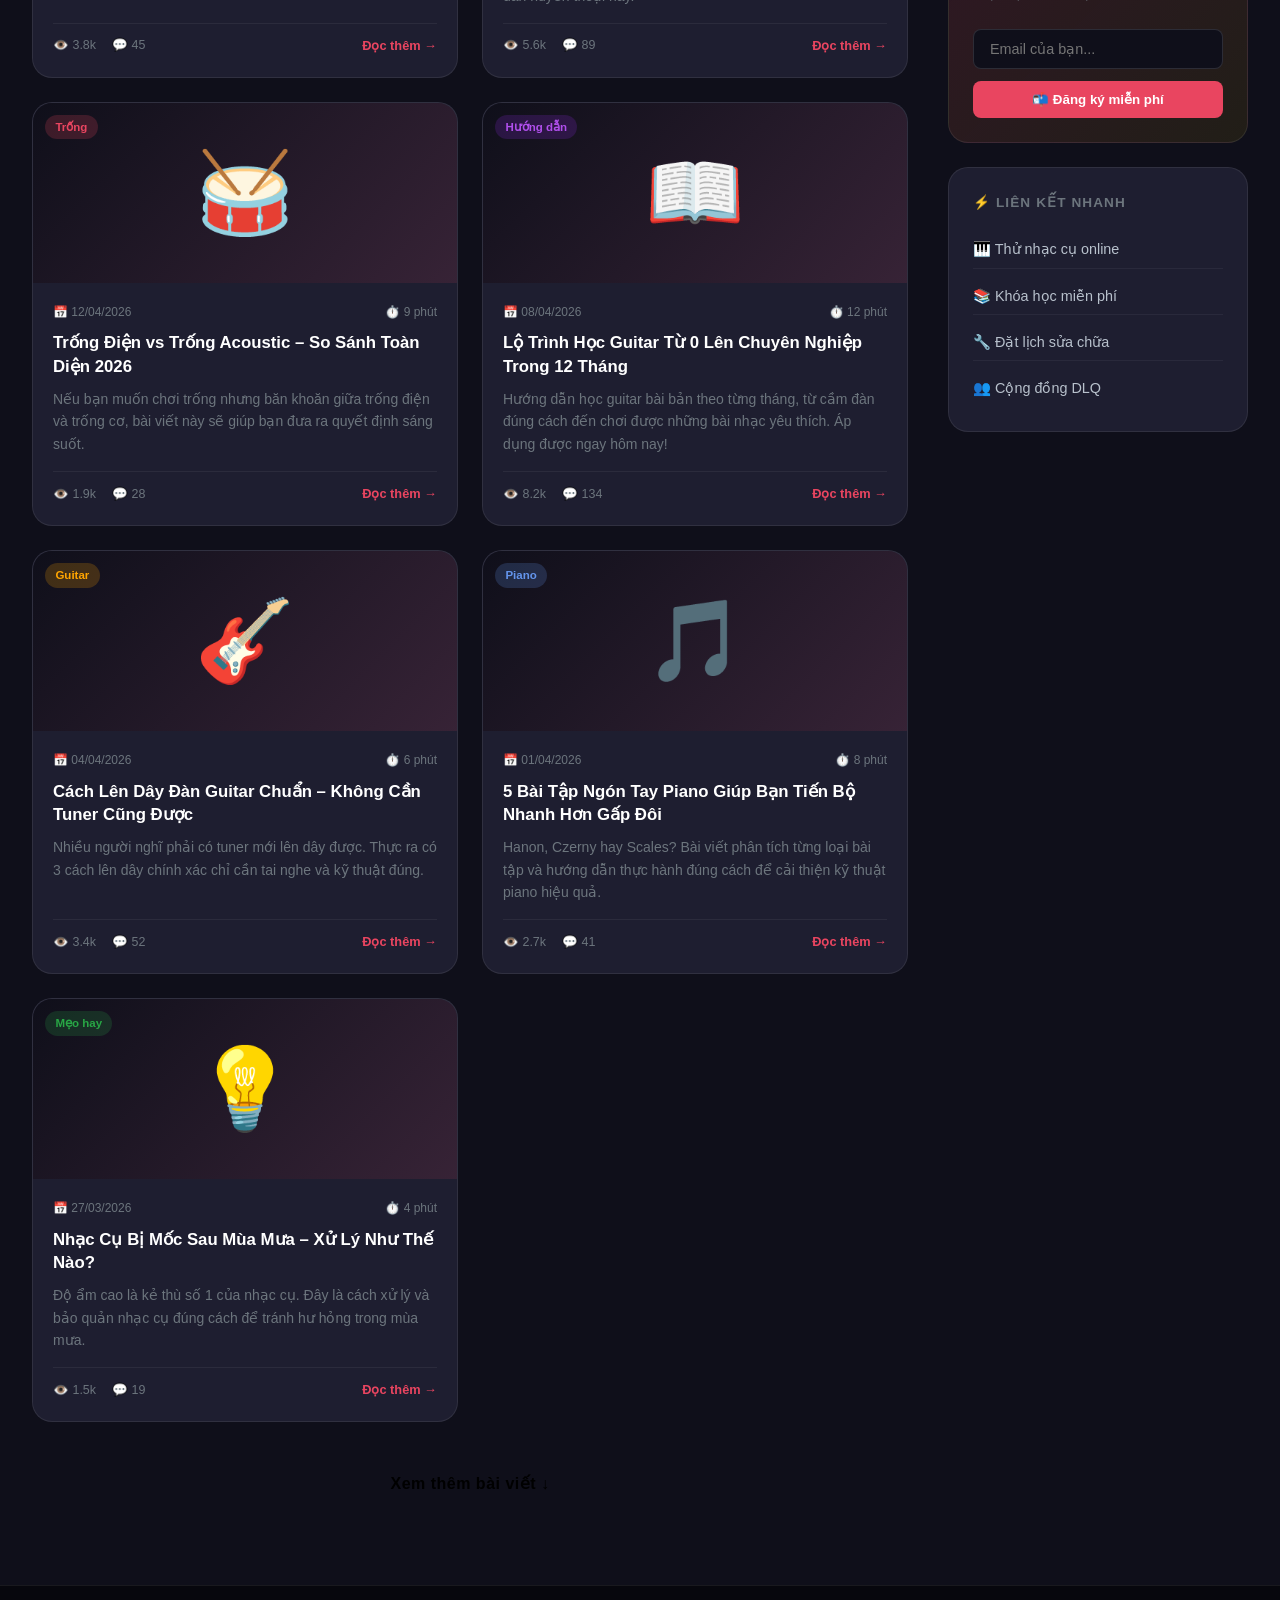
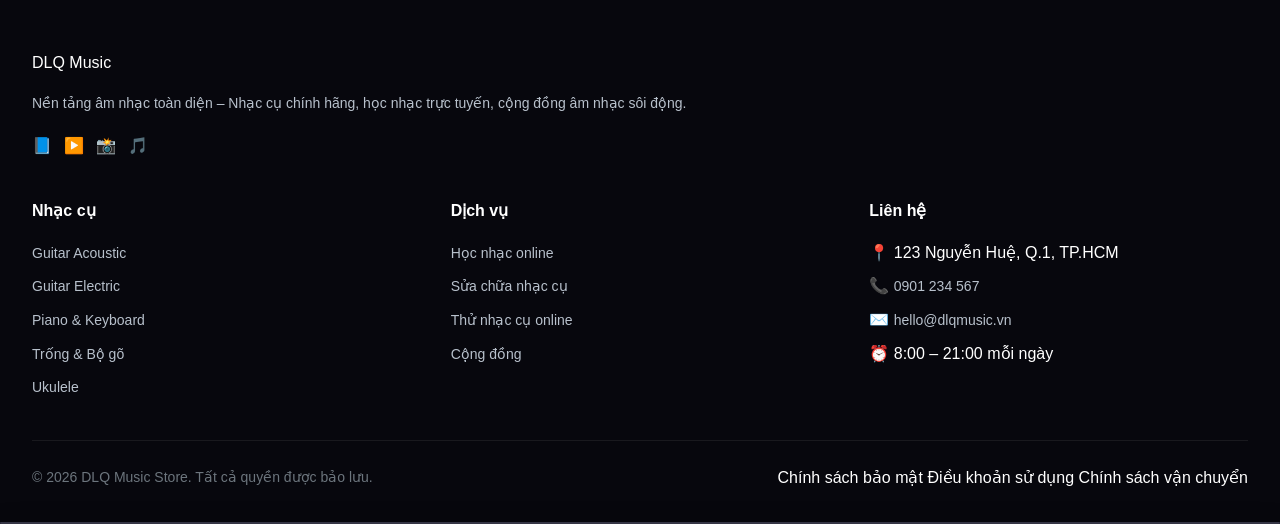
<file: pages/blog.html>
<!DOCTYPE html>
<html lang="vi">
<head>
  <meta charset="UTF-8">
  <meta name="viewport" content="width=device-width, initial-scale=1.0">
  <meta name="description" content="Blog DLQ Music - Hướng dẫn chọn nhạc cụ, tips chơi đàn, so sánh sản phẩm, chăm sóc nhạc cụ">
  <meta name="keywords" content="blog nhạc cụ, hướng dẫn guitar, chọn piano, bảo dưỡng nhạc cụ, DLQ music">
  <title>Blog Âm Nhạc | DLQ Music Store</title>
  <link rel="stylesheet" href="../css/variables.css">
  <link rel="stylesheet" href="../css/style.css">
  <link rel="stylesheet" href="../css/animations.css">
  <link rel="stylesheet" href="../css/responsive.css">
  <link rel="icon" href="data:image/svg+xml,<svg xmlns='http://www.w3.org/2000/svg' viewBox='0 0 100 100'><text y='.9em' font-size='90'>🎵</text></svg>">
  <style>
    /* ===== BLOG PAGE STYLES ===== */
    .blog-hero {
      background: linear-gradient(135deg, var(--bg-dark) 0%, rgba(233,69,96,0.15) 50%, var(--primary-light) 100%);
      padding: 4rem 0 3rem;
      text-align: center;
      position: relative;
      overflow: hidden;
    }
    .blog-hero::before {
      content: '✍️';
      position: absolute;
      font-size: 12rem;
      opacity: 0.04;
      top: 50%;
      left: 50%;
      transform: translate(-50%, -50%);
      pointer-events: none;
    }
    .blog-hero h1 { font-size: var(--fs-4xl); margin-bottom: 0.5rem; }
    .blog-hero p { color: var(--text-muted); font-size: 1.05rem; max-width: 520px; margin: 0 auto 1.5rem; }

    /* Search */
    .blog-search-bar {
      max-width: 480px;
      margin: 0 auto;
      display: flex;
      gap: 0.5rem;
    }
    .blog-search-bar input {
      flex: 1;
      padding: 0.75rem 1.25rem;
      background: var(--bg-card);
      border: 1px solid rgba(255,255,255,0.12);
      border-radius: var(--radius-full);
      color: var(--text-primary);
      font-size: 0.95rem;
    }
    .blog-search-bar input:focus { outline: none; border-color: var(--accent); }
    .blog-search-bar button {
      padding: 0.75rem 1.5rem;
      background: var(--accent);
      color: #fff;
      border: none;
      border-radius: var(--radius-full);
      cursor: pointer;
      font-weight: 600;
      transition: var(--transition-fast);
    }
    .blog-search-bar button:hover { background: var(--accent-hover); }

    /* Layout */
    .blog-layout {
      display: grid;
      grid-template-columns: 1fr 300px;
      gap: 2.5rem;
      padding: 3rem 0 5rem;
      align-items: start;
    }
    @media (max-width: 900px) { .blog-layout { grid-template-columns: 1fr; } }

    /* Category filter */
    .category-tabs {
      display: flex;
      gap: 0.5rem;
      flex-wrap: wrap;
      margin-bottom: 2rem;
    }
    .cat-tab {
      padding: 0.45rem 1.1rem;
      border-radius: var(--radius-full);
      border: 1px solid rgba(255,255,255,0.12);
      background: var(--bg-card);
      color: var(--text-muted);
      cursor: pointer;
      font-size: 0.875rem;
      font-weight: 600;
      transition: var(--transition-fast);
    }
    .cat-tab:hover, .cat-tab.active {
      border-color: var(--accent);
      color: var(--accent);
      background: rgba(233,69,96,0.1);
    }

    /* Featured Post */
    .featured-post {
      background: var(--bg-card);
      border-radius: var(--radius-xl);
      overflow: hidden;
      border: 1px solid rgba(255,255,255,0.08);
      margin-bottom: 2rem;
      display: grid;
      grid-template-columns: 1.2fr 1fr;
      transition: var(--transition-base);
    }
    .featured-post:hover { border-color: rgba(255,255,255,0.18); transform: translateY(-2px); box-shadow: var(--shadow-lg); }
    @media (max-width: 700px) { .featured-post { grid-template-columns: 1fr; } }
    .featured-image {
      min-height: 260px;
      background: linear-gradient(135deg, #1a0533, rgba(233,69,96,0.3));
      display: flex;
      align-items: center;
      justify-content: center;
      font-size: 7rem;
      position: relative;
    }
    .featured-badge {
      position: absolute;
      top: 1rem;
      left: 1rem;
      background: var(--accent);
      color: #fff;
      padding: 0.3rem 0.8rem;
      border-radius: var(--radius-full);
      font-size: 0.75rem;
      font-weight: 700;
    }
    .featured-content { padding: 2rem; display: flex; flex-direction: column; justify-content: center; }
    .featured-meta { display: flex; gap: 1rem; margin-bottom: 0.75rem; font-size: 0.8rem; color: var(--text-muted); flex-wrap: wrap; align-items: center; }
    .featured-cat { color: var(--accent); font-weight: 700; }
    .featured-content h2 { font-size: var(--fs-2xl); font-weight: 800; margin-bottom: 0.75rem; color: var(--text-primary); line-height: 1.3; }
    .featured-content p { color: var(--text-muted); font-size: 0.95rem; line-height: 1.6; margin-bottom: 1.25rem; }
    .read-more-btn {
      display: inline-flex;
      align-items: center;
      gap: 0.4rem;
      padding: 0.6rem 1.25rem;
      background: var(--accent);
      color: #fff;
      border-radius: var(--radius-full);
      font-size: 0.875rem;
      font-weight: 700;
      text-decoration: none;
      transition: var(--transition-fast);
      width: fit-content;
    }
    .read-more-btn:hover { background: var(--accent-hover); transform: translateX(2px); }

    /* Post Grid */
    .posts-grid { display: grid; grid-template-columns: repeat(auto-fill, minmax(300px, 1fr)); gap: 1.5rem; }
    .post-card {
      background: var(--bg-card);
      border-radius: var(--radius-xl);
      overflow: hidden;
      border: 1px solid rgba(255,255,255,0.08);
      transition: var(--transition-base);
      display: flex;
      flex-direction: column;
    }
    .post-card:hover { border-color: rgba(255,255,255,0.18); transform: translateY(-3px); box-shadow: var(--shadow-lg); }
    .post-thumb {
      height: 180px;
      background: linear-gradient(135deg, var(--bg-dark), rgba(233,69,96,0.12));
      display: flex;
      align-items: center;
      justify-content: center;
      font-size: 5rem;
      position: relative;
    }
    .post-cat-badge {
      position: absolute;
      top: 0.75rem;
      left: 0.75rem;
      padding: 0.2rem 0.65rem;
      border-radius: var(--radius-full);
      font-size: 0.72rem;
      font-weight: 700;
    }
    .badge-guitar { background: rgba(255,165,0,0.2); color: orange; }
    .badge-piano { background: rgba(100,149,237,0.2); color: cornflowerblue; }
    .badge-drum { background: rgba(233,69,96,0.2); color: var(--accent); }
    .badge-tips { background: rgba(40,167,69,0.2); color: var(--success); }
    .badge-review { background: rgba(255,215,0,0.2); color: var(--gold); }
    .badge-guide { background: rgba(138,43,226,0.2); color: #b04fec; }

    .post-body { padding: 1.25rem; flex: 1; display: flex; flex-direction: column; }
    .post-meta { display: flex; justify-content: space-between; align-items: center; font-size: 0.75rem; color: var(--text-muted); margin-bottom: 0.6rem; }
    .post-title { font-size: 1.05rem; font-weight: 700; color: var(--text-primary); line-height: 1.4; margin-bottom: 0.6rem; }
    .post-excerpt { font-size: 0.875rem; color: var(--text-muted); line-height: 1.6; flex: 1; margin-bottom: 1rem; }
    .post-footer { display: flex; justify-content: space-between; align-items: center; border-top: 1px solid rgba(255,255,255,0.06); padding-top: 0.75rem; }
    .post-stats { display: flex; gap: 1rem; font-size: 0.78rem; color: var(--text-muted); }
    .post-link {
      font-size: 0.8rem;
      font-weight: 700;
      color: var(--accent);
      text-decoration: none;
    }
    .post-link:hover { text-decoration: underline; }

    /* Load more */
    .load-more-wrap { text-align: center; margin-top: 2.5rem; }

    /* Sidebar */
    .blog-sidebar {}
    .sidebar-card {
      background: var(--bg-card);
      border-radius: var(--radius-xl);
      padding: 1.5rem;
      border: 1px solid rgba(255,255,255,0.08);
      margin-bottom: 1.5rem;
    }
    .sidebar-card h3 { font-size: 0.85rem; text-transform: uppercase; letter-spacing: 0.08em; color: var(--text-muted); font-weight: 700; margin-bottom: 1.1rem; display: flex; align-items: center; gap: 0.4rem; }
    .recent-posts { display: flex; flex-direction: column; gap: 1rem; }
    .recent-post { display: flex; gap: 0.75rem; align-items: flex-start; cursor: pointer; }
    .recent-thumb { width: 56px; height: 56px; border-radius: var(--radius-md); background: linear-gradient(135deg, var(--bg-dark), rgba(233,69,96,0.15)); display: flex; align-items: center; justify-content: center; font-size: 1.8rem; flex-shrink: 0; }
    .recent-info h4 { font-size: 0.85rem; font-weight: 600; color: var(--text-primary); line-height: 1.4; margin-bottom: 0.2rem; }
    .recent-info span { font-size: 0.75rem; color: var(--text-muted); }
    .recent-post:hover .recent-info h4 { color: var(--accent); }

    .tags-list { display: flex; flex-wrap: wrap; gap: 0.5rem; }
    .blog-tag {
      padding: 0.3rem 0.8rem;
      border-radius: var(--radius-full);
      background: rgba(255,255,255,0.05);
      border: 1px solid rgba(255,255,255,0.1);
      font-size: 0.8rem;
      color: var(--text-secondary);
      cursor: pointer;
      transition: var(--transition-fast);
    }
    .blog-tag:hover { border-color: var(--accent); color: var(--accent); background: rgba(233,69,96,0.08); }

    .newsletter-form { display: flex; flex-direction: column; gap: 0.75rem; }
    .newsletter-form input {
      padding: 0.7rem 1rem;
      background: var(--bg-dark);
      border: 1px solid rgba(255,255,255,0.12);
      border-radius: var(--radius-md);
      color: var(--text-primary);
      font-size: 0.9rem;
    }
    .newsletter-form input:focus { outline: none; border-color: var(--accent); }
    .newsletter-form button {
      padding: 0.7rem;
      background: var(--accent);
      color: #fff;
      border: none;
      border-radius: var(--radius-md);
      font-weight: 700;
      cursor: pointer;
      transition: var(--transition-fast);
    }
    .newsletter-form button:hover { background: var(--accent-hover); }
  </style>
</head>
<body>

<!-- Loading Screen -->
<div id="loading-screen" class="loading-screen">
  <div class="loading-logo">DLQ</div>
  <div class="loading-bars">
    <div class="loading-bar"></div><div class="loading-bar"></div>
    <div class="loading-bar"></div><div class="loading-bar"></div>
    <div class="loading-bar"></div>
  </div>
  <p style="color:var(--text-muted);font-size:0.875rem">Đang tải Blog...</p>
</div>

<div id="floating-notes" class="music-notes-container" aria-hidden="true"></div>

<!-- NAVBAR -->
<nav class="navbar" role="navigation" aria-label="Main navigation">
  <div class="nav-container">
    <a href="../index.html" class="nav-logo" aria-label="DLQ Music Store home">
      <div class="logo-mark" aria-hidden="true">DLQ</div>
      <div class="logo-text">
        <span class="logo-name">DLQ Music</span>
        <span class="logo-tagline">NHẠC CỤ CHÍNH HÃNG</span>
      </div>
    </a>
    <nav class="nav-links" aria-label="Site navigation">
      <a href="../index.html" class="nav-link">🏠 Trang chủ</a>
      <a href="search-results.html" class="nav-link">🛍️ Sản phẩm</a>
      <a href="interactive-play.html" class="nav-link">🎹 Thử online</a>
      <a href="learning.html" class="nav-link">📚 Học nhạc</a>
      <a href="community.html" class="nav-link">👥 Cộng đồng</a>
      <a href="blog.html" class="nav-link active">✍️ Blog</a>
      <a href="repair-service.html" class="nav-link">🔧 Sửa chữa</a>
    </nav>
    <div class="nav-actions">
      <div class="nav-search" role="search">
        <span aria-hidden="true">🔍</span>
        <input type="search" placeholder="Tìm nhạc cụ..." aria-label="Tìm kiếm"
          onkeydown="if(event.key==='Enter')window.location.href='search-results.html?q='+this.value">
      </div>
      <a href="profile.html" class="nav-icon-btn" aria-label="Tài khoản" title="Tài khoản">👤</a>
      <a href="cart.html" class="nav-icon-btn" aria-label="Giỏ hàng" title="Giỏ hàng" style="position:relative">
        🛒<span class="cart-badge" style="display:none">0</span>
      </a>
      <button class="hamburger" aria-label="Menu" aria-expanded="false">
        <span></span><span></span><span></span>
      </button>
    </div>
  </div>
</nav>

<div class="mobile-menu" role="dialog" aria-label="Mobile navigation">
  <a href="../index.html" class="nav-link">🏠 Trang chủ</a>
  <a href="search-results.html" class="nav-link">🛍️ Sản phẩm</a>
  <a href="interactive-play.html" class="nav-link">🎹 Thử nhạc cụ online</a>
  <a href="learning.html" class="nav-link">📚 Học nhạc</a>
  <a href="community.html" class="nav-link">👥 Cộng đồng</a>
  <a href="blog.html" class="nav-link active">✍️ Blog</a>
  <a href="repair-service.html" class="nav-link">🔧 Dịch vụ sửa chữa</a>
</div>

<!-- HERO -->
<section class="blog-hero">
  <div class="container">
    <h1>Blog Âm Nhạc ✍️</h1>
    <p>Hướng dẫn chọn nhạc cụ, tips luyện tập, review sản phẩm và câu chuyện âm nhạc</p>
    <div class="blog-search-bar">
      <input type="search" id="blog-search" placeholder="Tìm bài viết..." aria-label="Tìm bài viết">
      <button onclick="searchBlog()">Tìm kiếm</button>
    </div>
  </div>
</section>

<!-- MAIN CONTENT -->
<main class="container">
  <div class="blog-layout">

    <!-- Left: Posts -->
    <div class="blog-main">

      <!-- Category Tabs -->
      <div class="category-tabs" role="tablist" aria-label="Danh mục blog">
        <button class="cat-tab active" data-cat="all" role="tab" aria-selected="true">Tất cả</button>
        <button class="cat-tab" data-cat="guitar" role="tab">🎸 Guitar</button>
        <button class="cat-tab" data-cat="piano" role="tab">🎹 Piano</button>
        <button class="cat-tab" data-cat="drum" role="tab">🥁 Trống</button>
        <button class="cat-tab" data-cat="tips" role="tab">💡 Mẹo hay</button>
        <button class="cat-tab" data-cat="review" role="tab">⭐ Review</button>
        <button class="cat-tab" data-cat="guide" role="tab">📖 Hướng dẫn</button>
      </div>

      <!-- Featured Post -->
      <article class="featured-post" id="featured-post">
        <div class="featured-image">
          🎸
          <span class="featured-badge">NỔI BẬT</span>
        </div>
        <div class="featured-content">
          <div class="featured-meta">
            <span class="featured-cat">🎸 Guitar</span>
            <span>📅 28/04/2026</span>
            <span>⏱️ 8 phút đọc</span>
          </div>
          <h2>Top 10 Guitar Acoustic Tốt Nhất Cho Người Mới Bắt Đầu 2026</h2>
          <p>Bạn mới bắt đầu học guitar và chưa biết chọn đàn nào? Bài viết này tổng hợp 10 cây guitar acoustic phù hợp nhất với người mới, từ tầm giá 1.5 triệu đến 5 triệu đồng.</p>
          <a href="blog-detail.html?id=1" class="read-more-btn">Đọc tiếp →</a>
        </div>
      </article>

      <!-- Posts Grid -->
      <div class="posts-grid" id="posts-grid">

        <!-- Post 1 -->
        <article class="post-card" data-cat="piano">
          <div class="post-thumb">
            🎹
            <span class="post-cat-badge badge-piano">Piano</span>
          </div>
          <div class="post-body">
            <div class="post-meta">
              <span>📅 25/04/2026</span>
              <span>⏱️ 6 phút</span>
            </div>
            <h3 class="post-title">Cách Chọn Piano Điện Phù Hợp Với Ngân Sách Của Bạn</h3>
            <p class="post-excerpt">Từ keyboard entry-level 2 triệu đến digital piano 20+ triệu, bài viết giúp bạn chọn đúng sản phẩm theo nhu cầu và túi tiền.</p>
            <div class="post-footer">
              <div class="post-stats">
                <span>👁️ 2.3k</span>
                <span>💬 34</span>
              </div>
              <a href="blog-detail.html?id=2" class="post-link">Đọc thêm →</a>
            </div>
          </div>
        </article>

        <!-- Post 2 -->
        <article class="post-card" data-cat="guitar">
          <div class="post-thumb">
            🎵
            <span class="post-cat-badge badge-guitar">Guitar</span>
          </div>
          <div class="post-body">
            <div class="post-meta">
              <span>📅 22/04/2026</span>
              <span>⏱️ 10 phút</span>
            </div>
            <h3 class="post-title">Acoustic vs Electric Guitar – Nên Chọn Loại Nào Khi Mới Học?</h3>
            <p class="post-excerpt">So sánh chi tiết giữa guitar acoustic và electric về âm thanh, độ khó, giá cả và trường hợp phù hợp cho người mới bắt đầu.</p>
            <div class="post-footer">
              <div class="post-stats">
                <span>👁️ 4.1k</span>
                <span>💬 67</span>
              </div>
              <a href="blog-detail.html?id=3" class="post-link">Đọc thêm →</a>
            </div>
          </div>
        </article>

        <!-- Post 3 -->
        <article class="post-card" data-cat="tips">
          <div class="post-thumb">
            🔧
            <span class="post-cat-badge badge-tips">Mẹo hay</span>
          </div>
          <div class="post-body">
            <div class="post-meta">
              <span>📅 18/04/2026</span>
              <span>⏱️ 5 phút</span>
            </div>
            <h3 class="post-title">7 Cách Bảo Dưỡng Nhạc Cụ Đơn Giản Tại Nhà</h3>
            <p class="post-excerpt">Nhạc cụ của bạn bền hơn, âm thanh tốt hơn nếu được chăm sóc đúng cách. Hướng dẫn chi tiết từng bước bảo dưỡng guitar, piano, trống.</p>
            <div class="post-footer">
              <div class="post-stats">
                <span>👁️ 3.8k</span>
                <span>💬 45</span>
              </div>
              <a href="blog-detail.html?id=4" class="post-link">Đọc thêm →</a>
            </div>
          </div>
        </article>

        <!-- Post 4 -->
        <article class="post-card" data-cat="review">
          <div class="post-thumb">
            ⭐
            <span class="post-cat-badge badge-review">Review</span>
          </div>
          <div class="post-body">
            <div class="post-meta">
              <span>📅 15/04/2026</span>
              <span>⏱️ 7 phút</span>
            </div>
            <h3 class="post-title">Review Chi Tiết Yamaha F310 – Vua Guitar Giá Rẻ Năm 2026</h3>
            <p class="post-excerpt">Yamaha F310 đã thống trị thị trường guitar tầm trung nhiều năm liền. Hãy cùng DLQ phân tích ưu nhược điểm của cây đàn huyền thoại này.</p>
            <div class="post-footer">
              <div class="post-stats">
                <span>👁️ 5.6k</span>
                <span>💬 89</span>
              </div>
              <a href="blog-detail.html?id=5" class="post-link">Đọc thêm →</a>
            </div>
          </div>
        </article>

        <!-- Post 5 -->
        <article class="post-card" data-cat="drum">
          <div class="post-thumb">
            🥁
            <span class="post-cat-badge badge-drum">Trống</span>
          </div>
          <div class="post-body">
            <div class="post-meta">
              <span>📅 12/04/2026</span>
              <span>⏱️ 9 phút</span>
            </div>
            <h3 class="post-title">Trống Điện vs Trống Acoustic – So Sánh Toàn Diện 2026</h3>
            <p class="post-excerpt">Nếu bạn muốn chơi trống nhưng băn khoăn giữa trống điện và trống cơ, bài viết này sẽ giúp bạn đưa ra quyết định sáng suốt.</p>
            <div class="post-footer">
              <div class="post-stats">
                <span>👁️ 1.9k</span>
                <span>💬 28</span>
              </div>
              <a href="blog-detail.html?id=6" class="post-link">Đọc thêm →</a>
            </div>
          </div>
        </article>

        <!-- Post 6 -->
        <article class="post-card" data-cat="guide">
          <div class="post-thumb">
            📖
            <span class="post-cat-badge badge-guide">Hướng dẫn</span>
          </div>
          <div class="post-body">
            <div class="post-meta">
              <span>📅 08/04/2026</span>
              <span>⏱️ 12 phút</span>
            </div>
            <h3 class="post-title">Lộ Trình Học Guitar Từ 0 Lên Chuyên Nghiệp Trong 12 Tháng</h3>
            <p class="post-excerpt">Hướng dẫn học guitar bài bản theo từng tháng, từ cầm đàn đúng cách đến chơi được những bài nhạc yêu thích. Áp dụng được ngay hôm nay!</p>
            <div class="post-footer">
              <div class="post-stats">
                <span>👁️ 8.2k</span>
                <span>💬 134</span>
              </div>
              <a href="blog-detail.html?id=7" class="post-link">Đọc thêm →</a>
            </div>
          </div>
        </article>

        <!-- Post 7 -->
        <article class="post-card" data-cat="guitar">
          <div class="post-thumb">
            🎸
            <span class="post-cat-badge badge-guitar">Guitar</span>
          </div>
          <div class="post-body">
            <div class="post-meta">
              <span>📅 04/04/2026</span>
              <span>⏱️ 6 phút</span>
            </div>
            <h3 class="post-title">Cách Lên Dây Đàn Guitar Chuẩn – Không Cần Tuner Cũng Được</h3>
            <p class="post-excerpt">Nhiều người nghĩ phải có tuner mới lên dây được. Thực ra có 3 cách lên dây chính xác chỉ cần tai nghe và kỹ thuật đúng.</p>
            <div class="post-footer">
              <div class="post-stats">
                <span>👁️ 3.4k</span>
                <span>💬 52</span>
              </div>
              <a href="blog-detail.html?id=8" class="post-link">Đọc thêm →</a>
            </div>
          </div>
        </article>

        <!-- Post 8 -->
        <article class="post-card" data-cat="piano">
          <div class="post-thumb">
            🎵
            <span class="post-cat-badge badge-piano">Piano</span>
          </div>
          <div class="post-body">
            <div class="post-meta">
              <span>📅 01/04/2026</span>
              <span>⏱️ 8 phút</span>
            </div>
            <h3 class="post-title">5 Bài Tập Ngón Tay Piano Giúp Bạn Tiến Bộ Nhanh Hơn Gấp Đôi</h3>
            <p class="post-excerpt">Hanon, Czerny hay Scales? Bài viết phân tích từng loại bài tập và hướng dẫn thực hành đúng cách để cải thiện kỹ thuật piano hiệu quả.</p>
            <div class="post-footer">
              <div class="post-stats">
                <span>👁️ 2.7k</span>
                <span>💬 41</span>
              </div>
              <a href="blog-detail.html?id=9" class="post-link">Đọc thêm →</a>
            </div>
          </div>
        </article>

        <!-- Post 9 -->
        <article class="post-card" data-cat="tips">
          <div class="post-thumb">
            💡
            <span class="post-cat-badge badge-tips">Mẹo hay</span>
          </div>
          <div class="post-body">
            <div class="post-meta">
              <span>📅 27/03/2026</span>
              <span>⏱️ 4 phút</span>
            </div>
            <h3 class="post-title">Nhạc Cụ Bị Mốc Sau Mùa Mưa – Xử Lý Như Thế Nào?</h3>
            <p class="post-excerpt">Độ ẩm cao là kẻ thù số 1 của nhạc cụ. Đây là cách xử lý và bảo quản nhạc cụ đúng cách để tránh hư hỏng trong mùa mưa.</p>
            <div class="post-footer">
              <div class="post-stats">
                <span>👁️ 1.5k</span>
                <span>💬 19</span>
              </div>
              <a href="blog-detail.html?id=10" class="post-link">Đọc thêm →</a>
            </div>
          </div>
        </article>

      </div><!-- /posts-grid -->

      <div class="load-more-wrap">
        <button class="btn btn-outline" id="load-more-btn" onclick="loadMorePosts()">
          Xem thêm bài viết ↓
        </button>
      </div>

    </div><!-- /blog-main -->

    <!-- Right: Sidebar -->
    <aside class="blog-sidebar">

      <!-- Recent Posts -->
      <div class="sidebar-card">
        <h3>📰 Bài viết gần đây</h3>
        <div class="recent-posts">
          <a href="blog-detail.html?id=1" class="recent-post" style="text-decoration:none">
            <div class="recent-thumb">🎸</div>
            <div class="recent-info">
              <h4>Top 10 Guitar Cho Người Mới 2026</h4>
              <span>28/04/2026</span>
            </div>
          </a>
          <a href="blog-detail.html?id=2" class="recent-post" style="text-decoration:none">
            <div class="recent-thumb">🎹</div>
            <div class="recent-info">
              <h4>Cách Chọn Piano Phù Hợp Ngân Sách</h4>
              <span>25/04/2026</span>
            </div>
          </a>
          <a href="blog-detail.html?id=3" class="recent-post" style="text-decoration:none">
            <div class="recent-thumb">🎵</div>
            <div class="recent-info">
              <h4>Acoustic vs Electric Guitar</h4>
              <span>22/04/2026</span>
            </div>
          </a>
          <a href="blog-detail.html?id=4" class="recent-post" style="text-decoration:none">
            <div class="recent-thumb">🔧</div>
            <div class="recent-info">
              <h4>7 Cách Bảo Dưỡng Nhạc Cụ Tại Nhà</h4>
              <span>18/04/2026</span>
            </div>
          </a>
          <a href="blog-detail.html?id=5" class="recent-post" style="text-decoration:none">
            <div class="recent-thumb">⭐</div>
            <div class="recent-info">
              <h4>Review Yamaha F310 2026</h4>
              <span>15/04/2026</span>
            </div>
          </a>
        </div>
      </div>

      <!-- Popular Tags -->
      <div class="sidebar-card">
        <h3>🏷️ Chủ đề phổ biến</h3>
        <div class="tags-list">
          <span class="blog-tag">#guitar</span>
          <span class="blog-tag">#piano</span>
          <span class="blog-tag">#nguoimoi</span>
          <span class="blog-tag">#acoustic</span>
          <span class="blog-tag">#electric</span>
          <span class="blog-tag">#yamaha</span>
          <span class="blog-tag">#roland</span>
          <span class="blog-tag">#baodưỡng</span>
          <span class="blog-tag">#hocnhac</span>
          <span class="blog-tag">#trống</span>
          <span class="blog-tag">#ukulele</span>
          <span class="blog-tag">#tips</span>
          <span class="blog-tag">#review</span>
          <span class="blog-tag">#sothietkham</span>
        </div>
      </div>

      <!-- Categories Stats -->
      <div class="sidebar-card">
        <h3>📂 Danh mục</h3>
        <ul style="list-style:none;padding:0;display:flex;flex-direction:column;gap:0.6rem">
          <li style="display:flex;justify-content:space-between;align-items:center;cursor:pointer" class="recent-post" onclick="filterByCategory('guitar')">
            <span>🎸 Guitar</span>
            <span style="background:rgba(255,165,0,0.15);color:orange;padding:0.1rem 0.6rem;border-radius:var(--radius-full);font-size:0.78rem;font-weight:700">24</span>
          </li>
          <li style="display:flex;justify-content:space-between;align-items:center;cursor:pointer" class="recent-post" onclick="filterByCategory('piano')">
            <span>🎹 Piano & Keyboard</span>
            <span style="background:rgba(100,149,237,0.15);color:cornflowerblue;padding:0.1rem 0.6rem;border-radius:var(--radius-full);font-size:0.78rem;font-weight:700">18</span>
          </li>
          <li style="display:flex;justify-content:space-between;align-items:center;cursor:pointer" class="recent-post" onclick="filterByCategory('drum')">
            <span>🥁 Trống & Bộ gõ</span>
            <span style="background:rgba(233,69,96,0.15);color:var(--accent);padding:0.1rem 0.6rem;border-radius:var(--radius-full);font-size:0.78rem;font-weight:700">11</span>
          </li>
          <li style="display:flex;justify-content:space-between;align-items:center;cursor:pointer" class="recent-post" onclick="filterByCategory('tips')">
            <span>💡 Mẹo hay</span>
            <span style="background:rgba(40,167,69,0.15);color:var(--success);padding:0.1rem 0.6rem;border-radius:var(--radius-full);font-size:0.78rem;font-weight:700">32</span>
          </li>
          <li style="display:flex;justify-content:space-between;align-items:center;cursor:pointer" class="recent-post" onclick="filterByCategory('review')">
            <span>⭐ Review sản phẩm</span>
            <span style="background:rgba(255,215,0,0.15);color:var(--gold);padding:0.1rem 0.6rem;border-radius:var(--radius-full);font-size:0.78rem;font-weight:700">15</span>
          </li>
          <li style="display:flex;justify-content:space-between;align-items:center;cursor:pointer" class="recent-post" onclick="filterByCategory('guide')">
            <span>📖 Hướng dẫn</span>
            <span style="background:rgba(138,43,226,0.15);color:#b04fec;padding:0.1rem 0.6rem;border-radius:var(--radius-full);font-size:0.78rem;font-weight:700">27</span>
          </li>
        </ul>
      </div>

      <!-- Newsletter -->
      <div class="sidebar-card" style="background:linear-gradient(135deg,rgba(233,69,96,0.15),rgba(255,215,0,0.08))">
        <h3>📧 Nhận thông báo bài mới</h3>
        <p style="font-size:0.85rem;color:var(--text-muted);margin-bottom:1rem">Đăng ký để nhận bài viết hàng tuần về nhạc cụ và âm nhạc.</p>
        <div class="newsletter-form" id="newsletter-form">
          <input type="email" id="nl-email" placeholder="Email của bạn..." aria-label="Email đăng ký newsletter">
          <button onclick="subscribeNewsletter()">📬 Đăng ký miễn phí</button>
        </div>
      </div>

      <!-- Quick Links -->
      <div class="sidebar-card">
        <h3>⚡ Liên kết nhanh</h3>
        <div style="display:flex;flex-direction:column;gap:0.6rem">
          <a href="interactive-play.html" style="color:var(--text-secondary);text-decoration:none;font-size:0.9rem;display:flex;align-items:center;gap:0.5rem;padding:0.4rem 0;border-bottom:1px solid rgba(255,255,255,0.05)">🎹 Thử nhạc cụ online</a>
          <a href="learning.html" style="color:var(--text-secondary);text-decoration:none;font-size:0.9rem;display:flex;align-items:center;gap:0.5rem;padding:0.4rem 0;border-bottom:1px solid rgba(255,255,255,0.05)">📚 Khóa học miễn phí</a>
          <a href="repair-service.html" style="color:var(--text-secondary);text-decoration:none;font-size:0.9rem;display:flex;align-items:center;gap:0.5rem;padding:0.4rem 0;border-bottom:1px solid rgba(255,255,255,0.05)">🔧 Đặt lịch sửa chữa</a>
          <a href="community.html" style="color:var(--text-secondary);text-decoration:none;font-size:0.9rem;display:flex;align-items:center;gap:0.5rem;padding:0.4rem 0">👥 Cộng đồng DLQ</a>
        </div>
      </div>

    </aside>
  </div><!-- /blog-layout -->
</main>

<!-- FOOTER -->
<footer class="footer">
  <div class="container">
    <div class="footer-grid">
      <div class="footer-brand">
        <div class="footer-logo">DLQ Music</div>
        <p>Nền tảng âm nhạc toàn diện – Nhạc cụ chính hãng, học nhạc trực tuyến, cộng đồng âm nhạc sôi động.</p>
        <div class="footer-social">
          <a href="#" class="social-link" aria-label="Facebook">📘</a>
          <a href="#" class="social-link" aria-label="YouTube">▶️</a>
          <a href="#" class="social-link" aria-label="Instagram">📸</a>
          <a href="#" class="social-link" aria-label="TikTok">🎵</a>
        </div>
      </div>
      <div class="footer-col">
        <h4>Nhạc cụ</h4>
        <ul>
          <li><a href="search-results.html?cat=guitar">Guitar Acoustic</a></li>
          <li><a href="search-results.html?cat=guitar">Guitar Electric</a></li>
          <li><a href="search-results.html?cat=piano">Piano & Keyboard</a></li>
          <li><a href="search-results.html?cat=drum">Trống & Bộ gõ</a></li>
          <li><a href="search-results.html?cat=ukulele">Ukulele</a></li>
        </ul>
      </div>
      <div class="footer-col">
        <h4>Dịch vụ</h4>
        <ul>
          <li><a href="learning.html">Học nhạc online</a></li>
          <li><a href="repair-service.html">Sửa chữa nhạc cụ</a></li>
          <li><a href="interactive-play.html">Thử nhạc cụ online</a></li>
          <li><a href="community.html">Cộng đồng</a></li>
        </ul>
      </div>
      <div class="footer-col">
        <h4>Liên hệ</h4>
        <ul>
          <li>📍 123 Nguyễn Huệ, Q.1, TP.HCM</li>
          <li>📞 <a href="tel:0901234567">0901 234 567</a></li>
          <li>✉️ <a href="mailto:hello@dlqmusic.vn">hello@dlqmusic.vn</a></li>
          <li>⏰ 8:00 – 21:00 mỗi ngày</li>
        </ul>
      </div>
    </div>
    <div class="footer-bottom">
      <p>© 2026 DLQ Music Store. Tất cả quyền được bảo lưu.</p>
      <div class="footer-links">
        <a href="#">Chính sách bảo mật</a>
        <a href="#">Điều khoản sử dụng</a>
        <a href="#">Chính sách vận chuyển</a>
      </div>
    </div>
  </div>
</footer>

<!-- Toast notification -->
<div id="toast" class="toast" role="alert" aria-live="polite"></div>

<!-- Scripts -->
<script src="../js/storage.js"></script>
<script src="../js/animations.js"></script>
<script src="../js/main.js"></script>
<script>
  // Category filtering
  const catTabs = document.querySelectorAll('.cat-tab');
  const posts = document.querySelectorAll('#posts-grid .post-card');

  catTabs.forEach(tab => {
    tab.addEventListener('click', () => {
      catTabs.forEach(t => { t.classList.remove('active'); t.setAttribute('aria-selected', 'false'); });
      tab.classList.add('active');
      tab.setAttribute('aria-selected', 'true');
      filterByCategory(tab.dataset.cat);
    });
  });

  function filterByCategory(cat) {
    posts.forEach(post => {
      if (cat === 'all' || post.dataset.cat === cat) {
        post.style.display = 'flex';
        post.style.animation = 'fadeIn 0.3s ease';
      } else {
        post.style.display = 'none';
      }
    });
    // sync tab
    catTabs.forEach(t => {
      if (t.dataset.cat === cat) { t.classList.add('active'); }
      else { t.classList.remove('active'); }
    });
  }

  function searchBlog() {
    const q = document.getElementById('blog-search').value.toLowerCase().trim();
    if (!q) return;
    posts.forEach(post => {
      const title = post.querySelector('.post-title').textContent.toLowerCase();
      const excerpt = post.querySelector('.post-excerpt').textContent.toLowerCase();
      if (title.includes(q) || excerpt.includes(q)) {
        post.style.display = 'flex';
      } else {
        post.style.display = 'none';
      }
    });
  }

  document.getElementById('blog-search').addEventListener('keydown', e => {
    if (e.key === 'Enter') searchBlog();
  });

  function loadMorePosts() {
    const btn = document.getElementById('load-more-btn');
    btn.textContent = '✅ Đã tải hết bài viết';
    btn.disabled = true;
    btn.style.opacity = '0.6';
    showToast('Đã hiển thị tất cả bài viết!', 'success');
  }

  function subscribeNewsletter() {
    const email = document.getElementById('nl-email').value.trim();
    if (!email || !email.includes('@')) {
      showToast('Vui lòng nhập email hợp lệ', 'error');
      return;
    }
    document.getElementById('newsletter-form').innerHTML =
      '<p style="color:var(--success);font-size:0.9rem;text-align:center">✅ Đăng ký thành công! Cảm ơn bạn 🎵</p>';
    showToast('Đăng ký newsletter thành công!', 'success');
  }

  function showToast(msg, type = 'success') {
    const toast = document.getElementById('toast');
    toast.textContent = msg;
    toast.className = 'toast show ' + type;
    setTimeout(() => { toast.classList.remove('show'); }, 3000);
  }
</script>
</body>
</html>
</file>
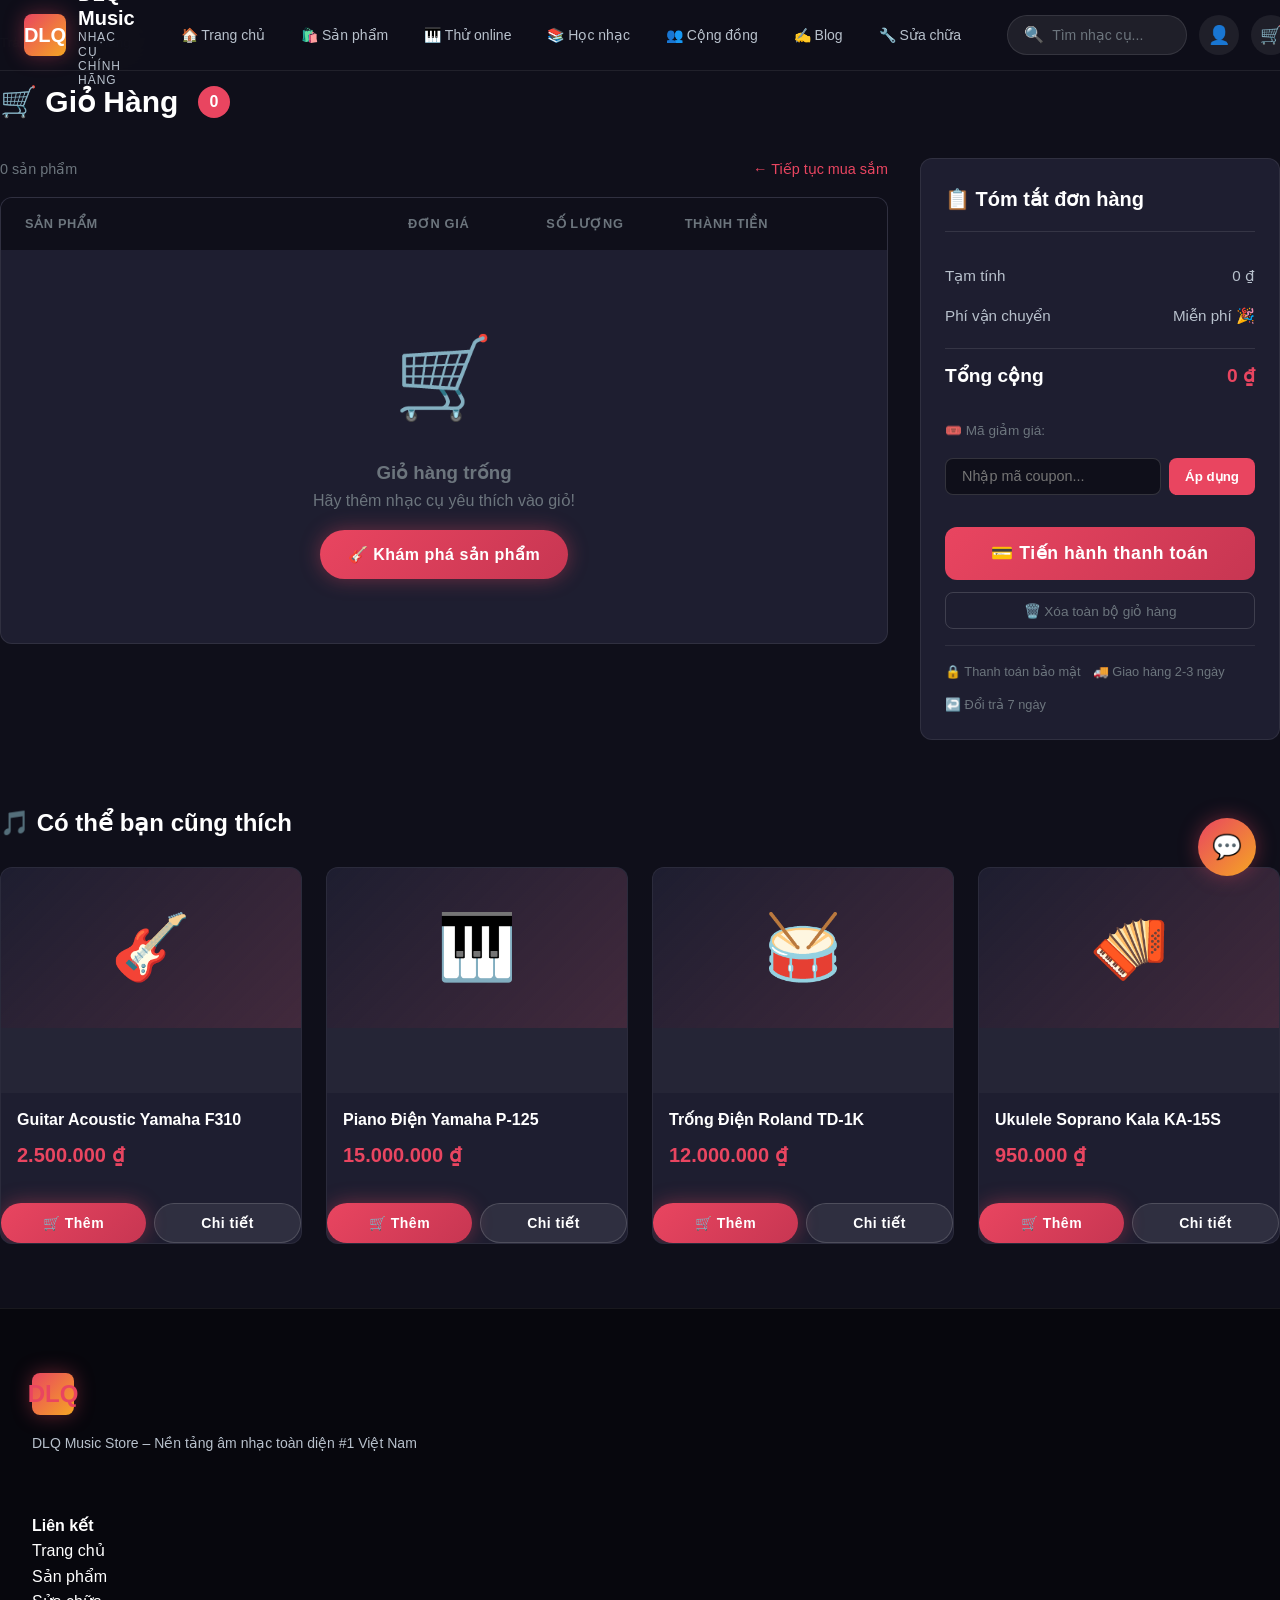
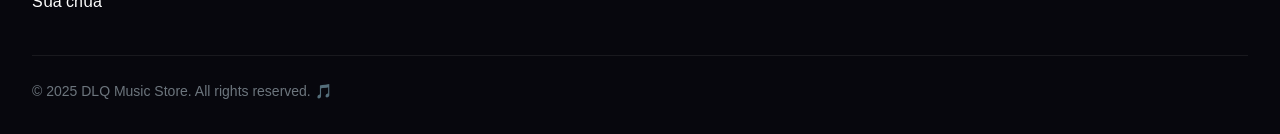
<file: pages/cart.html>
<!DOCTYPE html>
<html lang="vi">
<head>
  <meta charset="UTF-8">
  <meta name="viewport" content="width=device-width, initial-scale=1.0">
  <meta name="description" content="Giỏ hàng của bạn tại DLQ Music Store">
  <title>Giỏ Hàng | DLQ Music Store</title>
  <link rel="stylesheet" href="../css/variables.css">
  <link rel="stylesheet" href="../css/style.css">
  <link rel="stylesheet" href="../css/animations.css">
  <link rel="stylesheet" href="../css/responsive.css">
  <link rel="icon" href="data:image/svg+xml,<svg xmlns='http://www.w3.org/2000/svg' viewBox='0 0 100 100'><text y='.9em' font-size='90'>🎵</text></svg>">
  <style>
    .cart-page{padding:2rem 0 4rem}
    .cart-page h1{font-size:var(--fs-3xl);margin-bottom:2rem;display:flex;align-items:center;gap:0.75rem}
    .cart-layout{display:grid;grid-template-columns:1fr 360px;gap:2rem;align-items:start}
    @media(max-width:900px){.cart-layout{grid-template-columns:1fr}}
    .cart-items-wrap{background:var(--bg-card);border-radius:var(--radius-lg);border:1px solid rgba(255,255,255,0.08);overflow:hidden}
    .cart-header{display:grid;grid-template-columns:3fr 1fr 1fr 1fr 40px;gap:1rem;padding:1rem 1.5rem;background:var(--bg-dark);font-size:0.8rem;color:var(--text-muted);text-transform:uppercase;font-weight:700;letter-spacing:0.05em}
    @media(max-width:600px){.cart-header{display:none}}
    #cart-items{}
    .cart-item{display:grid;grid-template-columns:3fr 1fr 1fr 1fr 40px;gap:1rem;align-items:center;padding:1.25rem 1.5rem;border-bottom:1px solid rgba(255,255,255,0.06);transition:var(--transition-fast)}
    .cart-item:last-child{border-bottom:none}
    .cart-item:hover{background:rgba(255,255,255,0.02)}
    @media(max-width:600px){.cart-item{grid-template-columns:1fr;gap:0.5rem}}
    .cart-item-info{display:flex;gap:1rem;align-items:center}
    .cart-item-img{width:70px;height:70px;background:linear-gradient(135deg,var(--bg-card-hover),rgba(233,69,96,0.1));border-radius:var(--radius-md);display:flex;align-items:center;justify-content:center;font-size:2.5rem;flex-shrink:0}
    .cart-item-name{font-weight:600;font-size:0.95rem;color:var(--text-primary);margin-bottom:0.25rem}
    .cart-item-cat{font-size:0.8rem;color:var(--text-muted)}
    .cart-item-price{font-weight:700;color:var(--accent)}
    .qty-control{display:flex;align-items:center;gap:0.5rem}
    .qty-btn{width:28px;height:28px;border-radius:var(--radius-sm);border:1px solid rgba(255,255,255,0.2);background:var(--bg-dark);color:var(--text-primary);cursor:pointer;font-size:1rem;display:flex;align-items:center;justify-content:center;transition:var(--transition-fast)}
    .qty-btn:hover{border-color:var(--accent);color:var(--accent)}
    .qty-value{min-width:30px;text-align:center;font-weight:700}
    .cart-item-total{font-weight:700;color:var(--text-primary)}
    .remove-item-btn{background:none;border:none;color:var(--text-muted);cursor:pointer;font-size:1.2rem;transition:var(--transition-fast);padding:0.25rem}
    .remove-item-btn:hover{color:var(--danger)}
    .cart-empty{text-align:center;padding:4rem 2rem;color:var(--text-muted)}
    .cart-empty .empty-icon{font-size:5rem;margin-bottom:1rem}
    /* Summary */
    .order-summary{background:var(--bg-card);border-radius:var(--radius-lg);border:1px solid rgba(255,255,255,0.08);padding:1.5rem;position:sticky;top:100px}
    .order-summary h2{font-size:var(--fs-xl);margin-bottom:1.5rem;padding-bottom:1rem;border-bottom:1px solid rgba(255,255,255,0.1)}
    .summary-row{display:flex;justify-content:space-between;align-items:center;padding:0.5rem 0;color:var(--text-secondary);font-size:0.95rem}
    .summary-row.total{font-size:1.2rem;font-weight:700;color:var(--text-primary);border-top:1px solid rgba(255,255,255,0.1);margin-top:0.75rem;padding-top:0.75rem}
    .summary-row.discount{color:var(--success)}
    .coupon-box{margin:1rem 0;display:flex;gap:0.5rem}
    #coupon-input{flex:1;padding:0.6rem 1rem;background:var(--bg-dark);border:1px solid rgba(255,255,255,0.15);border-radius:var(--radius-md);color:var(--text-primary);font-size:0.9rem}
    #coupon-input:focus{outline:none;border-color:var(--accent)}
    #apply-coupon{padding:0.6rem 1rem;background:var(--accent);color:#fff;border:none;border-radius:var(--radius-md);cursor:pointer;font-weight:700;white-space:nowrap;transition:var(--transition-fast)}
    #apply-coupon:hover{background:var(--accent-hover)}
    .checkout-btn{width:100%;padding:1rem;background:linear-gradient(135deg,var(--accent),var(--accent-hover));color:#fff;border:none;border-radius:var(--radius-lg);font-size:1.1rem;font-weight:700;cursor:pointer;margin-top:1rem;transition:var(--transition-base);letter-spacing:0.03em}
    .checkout-btn:hover{transform:translateY(-2px);box-shadow:var(--shadow-glow)}
    #clear-cart{background:none;border:1px solid rgba(255,255,255,0.15);color:var(--text-muted);padding:0.6rem 1.2rem;border-radius:var(--radius-md);cursor:pointer;font-size:0.85rem;margin-top:0.75rem;width:100%;transition:var(--transition-fast)}
    #clear-cart:hover{border-color:var(--danger);color:var(--danger)}
    .cart-actions-top{display:flex;justify-content:space-between;align-items:center;margin-bottom:1rem;flex-wrap:wrap;gap:0.75rem}
    .cart-count-text{color:var(--text-muted);font-size:0.9rem}
    .continue-shopping{color:var(--accent);text-decoration:none;font-size:0.9rem;display:flex;align-items:center;gap:0.25rem}
    .continue-shopping:hover{text-decoration:underline}
  </style>
</head>
<body>
<div id="loading-screen" class="loading-screen">
  <div class="loading-logo">DLQ</div>
  <div class="loading-bars"><div class="loading-bar"></div><div class="loading-bar"></div><div class="loading-bar"></div><div class="loading-bar"></div><div class="loading-bar"></div></div>
  <p style="color:var(--text-muted);font-size:0.875rem">Đang tải DLQ Music Store...</p>
</div>
<div id="floating-notes" class="music-notes-container" aria-hidden="true"></div>

<nav class="navbar" role="navigation">
  <div class="nav-container">
    <a href="../index.html" class="nav-logo">
      <div class="logo-mark">DLQ</div>
      <div class="logo-text"><span class="logo-name">DLQ Music</span><span class="logo-tagline">NHẠC CỤ CHÍNH HÃNG</span></div>
    </a>
    <nav class="nav-links">
      <a href="../index.html" class="nav-link">🏠 Trang chủ</a>
      <a href="../pages/search-results.html" class="nav-link">🛍️ Sản phẩm</a>
      <a href="../pages/interactive-play.html" class="nav-link">🎹 Thử online</a>
      <a href="../pages/learning.html" class="nav-link">📚 Học nhạc</a>
      <a href="../pages/community.html" class="nav-link">👥 Cộng đồng</a>
      <a href="../pages/blog.html" class="nav-link">✍️ Blog</a>
      <a href="../pages/repair-service.html" class="nav-link">🔧 Sửa chữa</a>
    </nav>
    <div class="nav-actions">
      <div class="nav-search" role="search">
        <span>🔍</span>
        <input type="search" placeholder="Tìm nhạc cụ..." aria-label="Tìm kiếm"
          onkeydown="if(event.key==='Enter')window.location.href='../pages/search-results.html?q='+this.value">
      </div>
      <a href="../pages/profile.html" class="nav-icon-btn">👤</a>
      <a href="../pages/cart.html" class="nav-icon-btn active" style="position:relative">🛒<span class="cart-badge" style="display:none">0</span></a>
      <button class="hamburger" aria-label="Menu" aria-expanded="false"><span></span><span></span><span></span></button>
    </div>
  </div>
</nav>
<div class="mobile-menu">
  <a href="../index.html" class="nav-link">🏠 Trang chủ</a>
  <a href="../pages/search-results.html" class="nav-link">🛍️ Sản phẩm</a>
  <a href="../pages/interactive-play.html" class="nav-link">🎹 Thử nhạc cụ online</a>
  <a href="../pages/learning.html" class="nav-link">📚 Học nhạc</a>
  <a href="../pages/community.html" class="nav-link">👥 Cộng đồng</a>
  <a href="../pages/blog.html" class="nav-link">✍️ Blog</a>
  <a href="../pages/repair-service.html" class="nav-link">🔧 Sửa chữa</a>
  <a href="../pages/profile.html" class="nav-link">👤 Tài khoản</a>
  <a href="../pages/cart.html" class="nav-link">🛒 Giỏ hàng</a>
</div>

<main>
  <div class="container cart-page">
    <nav aria-label="Breadcrumb" style="margin-bottom:1.5rem;font-size:0.85rem;color:var(--text-muted)">
      <a href="../index.html" style="color:var(--text-muted)">Trang chủ</a> › <span style="color:var(--text-primary)">Giỏ hàng</span>
    </nav>
    <h1>🛒 Giỏ Hàng <span id="cart-count-badge" style="font-size:1rem;background:var(--accent);color:#fff;padding:0.2rem 0.7rem;border-radius:var(--radius-full);font-weight:600;margin-left:0.5rem">0</span></h1>

    <div class="cart-layout">
      <div>
        <div class="cart-actions-top">
          <span class="cart-count-text" id="cart-items-count">0 sản phẩm</span>
          <a href="../pages/search-results.html" class="continue-shopping">← Tiếp tục mua sắm</a>
        </div>
        <div class="cart-items-wrap">
          <div class="cart-header">
            <span>Sản phẩm</span>
            <span>Đơn giá</span>
            <span>Số lượng</span>
            <span>Thành tiền</span>
            <span></span>
          </div>
          <div id="cart-items">
            <!-- Rendered by JS -->
            <div class="cart-empty">
              <div class="empty-icon">🛒</div>
              <h3>Giỏ hàng trống</h3>
              <p>Hãy thêm nhạc cụ yêu thích vào giỏ!</p>
              <a href="../pages/search-results.html" class="btn btn-primary" style="margin-top:1rem">🎸 Khám phá sản phẩm</a>
            </div>
          </div>
        </div>
      </div>

      <aside>
        <div class="order-summary">
          <h2>📋 Tóm tắt đơn hàng</h2>
          <div class="summary-row">
            <span>Tạm tính</span>
            <span id="cart-subtotal">0 ₫</span>
          </div>
          <div class="summary-row">
            <span>Phí vận chuyển</span>
            <span id="cart-shipping">Miễn phí</span>
          </div>
          <div class="summary-row discount" id="discount-row" style="display:none">
            <span>🎟️ Giảm giá</span>
            <span id="cart-discount">-0 ₫</span>
          </div>
          <div class="summary-row total">
            <span>Tổng cộng</span>
            <span id="cart-total" style="color:var(--accent)">0 ₫</span>
          </div>

          <div style="margin-top:1.25rem">
            <p style="font-size:0.85rem;color:var(--text-muted);margin-bottom:0.5rem">🎟️ Mã giảm giá:</p>
            <div class="coupon-box">
              <input type="text" id="coupon-input" placeholder="Nhập mã coupon..." aria-label="Mã giảm giá">
              <button id="apply-coupon">Áp dụng</button>
            </div>
            <p id="coupon-msg" style="font-size:0.8rem;margin-top:0.35rem;display:none"></p>
          </div>

          <button class="checkout-btn" id="checkout-btn" onclick="window.location.href='../pages/checkout.html'">
            💳 Tiến hành thanh toán
          </button>
          <button id="clear-cart">🗑️ Xóa toàn bộ giỏ hàng</button>

          <div style="margin-top:1rem;padding-top:1rem;border-top:1px solid rgba(255,255,255,0.08)">
            <div style="display:flex;gap:0.75rem;flex-wrap:wrap;font-size:0.8rem;color:var(--text-muted)">
              <span>🔒 Thanh toán bảo mật</span>
              <span>🚚 Giao hàng 2-3 ngày</span>
              <span>↩️ Đổi trả 7 ngày</span>
            </div>
          </div>
        </div>
      </aside>
    </div>

    <!-- Suggested products -->
    <section style="margin-top:4rem">
      <h2 style="margin-bottom:1.5rem">🎵 Có thể bạn cũng thích</h2>
      <div id="suggested-products" class="products-grid">
        <!-- Loaded by JS -->
      </div>
    </section>
  </div>
</main>

<footer class="footer">
  <div class="container">
    <div class="footer-grid">
      <div class="footer-brand">
        <div class="logo-mark" style="font-size:1.5rem;font-weight:900;color:var(--accent)">DLQ</div>
        <p>DLQ Music Store – Nền tảng âm nhạc toàn diện #1 Việt Nam</p>
      </div>
      <div><h4>Liên kết</h4><ul>
        <li><a href="../index.html">Trang chủ</a></li>
        <li><a href="../pages/search-results.html">Sản phẩm</a></li>
        <li><a href="../pages/repair-service.html">Sửa chữa</a></li>
      </ul></div>
    </div>
    <div class="footer-bottom"><p>© 2025 DLQ Music Store. All rights reserved. 🎵</p></div>
  </div>
</footer>

<div class="chatbot-widget">
  <div class="chatbot-box" id="chatbot-box" role="dialog">
    <div class="chatbot-header">
      <div class="chatbot-avatar">🤖</div>
      <div class="chatbot-info"><h4>DLQ Bot</h4><p>Tư vấn nhạc cụ 24/7</p></div>
      <button class="chatbot-close" id="chatbot-close">✕</button>
    </div>
    <div class="chatbot-messages" id="chatbot-messages" role="log" aria-live="polite"></div>
    <div class="chatbot-quick-replies" id="chatbot-quick-replies"></div>
    <div class="chatbot-input-area">
      <input type="text" class="chatbot-input" id="chatbot-input" placeholder="Nhập câu hỏi..." aria-label="Nhập tin nhắn">
      <button class="chatbot-send" id="chatbot-send">➤</button>
    </div>
  </div>
  <button class="chatbot-toggle" id="chatbot-toggle">💬</button>
</div>
<div class="toast-container" aria-live="polite" aria-atomic="true"></div>

<script src="../js/storage.js"></script>
<script src="../js/main.js"></script>
<script src="../js/audio-player.js"></script>
<script src="../js/mood-system.js"></script>
<script src="../js/animations.js"></script>
<script src="../js/chatbot.js"></script>
<script src="../js/cart.js"></script>

<script>
document.addEventListener('DOMContentLoaded', () => {
  const fmt = n => new Intl.NumberFormat('vi-VN',{style:'currency',currency:'VND'}).format(n);
  let discount = 0;
  const coupons = { 'DLQ10': 0.1, 'NHACCU15': 0.15, 'SALE20': 0.2 };

  function renderCart() {
    const items = Storage.getCart ? Storage.getCart() : JSON.parse(localStorage.getItem('dlq_cart')||'[]');
    const container = document.getElementById('cart-items');
    const countEl = document.getElementById('cart-items-count');
    const badge = document.getElementById('cart-count-badge');
    if (!container) return;

    if (!items.length) {
      container.innerHTML = `<div class="cart-empty"><div class="empty-icon">🛒</div><h3>Giỏ hàng trống</h3><p>Hãy thêm nhạc cụ yêu thích vào giỏ!</p><a href="../pages/search-results.html" class="btn btn-primary" style="margin-top:1rem">🎸 Khám phá sản phẩm</a></div>`;
      if (countEl) countEl.textContent = '0 sản phẩm';
      if (badge) badge.textContent = '0';
      updateSummary(0);
      return;
    }

    const icons = {guitar:'🎸',piano:'🎹',drum:'🥁',ukulele:'🪗',violin:'🎻',keyboard:'🎹',bass:'🎸'};
    container.innerHTML = items.map(item => `
      <div class="cart-item" data-id="${item.id}">
        <div class="cart-item-info">
          <div class="cart-item-img">${icons[item.category]||'🎵'}</div>
          <div><div class="cart-item-name">${item.name}</div><div class="cart-item-cat">${item.category||''}</div></div>
        </div>
        <div class="cart-item-price">${fmt(item.price)}</div>
        <div class="qty-control">
          <button class="qty-btn" data-action="dec" data-id="${item.id}" aria-label="Giảm số lượng">-</button>
          <span class="qty-value">${item.quantity||1}</span>
          <button class="qty-btn" data-action="inc" data-id="${item.id}" aria-label="Tăng số lượng">+</button>
        </div>
        <div class="cart-item-total">${fmt(item.price*(item.quantity||1))}</div>
        <button class="remove-item-btn" data-id="${item.id}" aria-label="Xóa sản phẩm">🗑️</button>
      </div>
    `).join('');

    const total = items.reduce((s,i)=>s+i.price*(i.quantity||1),0);
    if (countEl) countEl.textContent = `${items.length} sản phẩm`;
    if (badge) badge.textContent = items.reduce((s,i)=>s+(i.quantity||1),0);
    updateSummary(total);

    container.querySelectorAll('.qty-btn').forEach(btn=>{
      btn.addEventListener('click',()=>{
        const cart = JSON.parse(localStorage.getItem('dlq_cart')||'[]');
        const idx = cart.findIndex(i=>i.id==btn.dataset.id);
        if(idx<0) return;
        if(btn.dataset.action==='inc') cart[idx].quantity=(cart[idx].quantity||1)+1;
        else cart[idx].quantity=Math.max(1,(cart[idx].quantity||1)-1);
        localStorage.setItem('dlq_cart',JSON.stringify(cart));
        renderCart();
      });
    });
    container.querySelectorAll('.remove-item-btn').forEach(btn=>{
      btn.addEventListener('click',()=>{
        const cart = JSON.parse(localStorage.getItem('dlq_cart')||'[]').filter(i=>i.id!=btn.dataset.id);
        localStorage.setItem('dlq_cart',JSON.stringify(cart));
        renderCart();
        if(window.DLQToast) DLQToast.show('🗑️ Đã xóa sản phẩm','info');
      });
    });
  }

  function updateSummary(subtotal) {
    const el = id => document.getElementById(id);
    if(el('cart-subtotal')) el('cart-subtotal').textContent = fmt(subtotal);
    const discountAmt = Math.round(subtotal * discount);
    const shipping = subtotal > 500000 || subtotal === 0 ? 0 : 30000;
    const total = subtotal - discountAmt + shipping;
    if(el('cart-shipping')) el('cart-shipping').textContent = shipping === 0 ? 'Miễn phí 🎉' : fmt(shipping);
    if(el('cart-total')) el('cart-total').textContent = fmt(Math.max(0,total));
    if(discountAmt > 0) { if(el('discount-row')) el('discount-row').style.display='flex'; if(el('cart-discount')) el('cart-discount').textContent='-'+fmt(discountAmt); }
    else { if(el('discount-row')) el('discount-row').style.display='none'; }
  }

  renderCart();

  document.getElementById('apply-coupon')?.addEventListener('click',()=>{
    const code = document.getElementById('coupon-input')?.value?.trim().toUpperCase();
    const msg = document.getElementById('coupon-msg');
    if(coupons[code]) {
      discount = coupons[code];
      if(msg){ msg.textContent=`✅ Mã giảm ${discount*100}% đã được áp dụng!`; msg.style.color='var(--success)'; msg.style.display='block'; }
      renderCart();
    } else {
      if(msg){ msg.textContent='❌ Mã coupon không hợp lệ'; msg.style.color='var(--danger)'; msg.style.display='block'; }
    }
  });

  document.getElementById('clear-cart')?.addEventListener('click',()=>{
    if(confirm('Bạn có chắc muốn xóa toàn bộ giỏ hàng?')){
      localStorage.setItem('dlq_cart','[]');
      renderCart();
      if(window.DLQToast) DLQToast.show('🗑️ Đã xóa toàn bộ giỏ hàng','info');
    }
  });

  // Load suggested products
  DLQData?.getProducts?.().then(products=>{
    const container = document.getElementById('suggested-products');
    if(!container||!products?.length) return;
    const fmt2 = n=>new Intl.NumberFormat('vi-VN',{style:'currency',currency:'VND'}).format(n);
    container.innerHTML = products.slice(0,4).map(p=>`
      <div class="product-card">
        <div class="product-img-wrap">
          <div style="width:100%;height:160px;background:linear-gradient(135deg,var(--bg-card),rgba(233,69,96,0.15));display:flex;align-items:center;justify-content:center;font-size:4rem">${{guitar:'🎸',piano:'🎹',drum:'🥁',ukulele:'🪗',violin:'🎻'}[p.category]||'🎵'}</div>
        </div>
        <div class="product-body">
          <div class="product-name">${p.name}</div>
          <div class="product-price"><span class="price-current">${fmt2(p.price)}</span></div>
        </div>
        <div class="product-footer">
          <button class="btn btn-primary btn-sm" data-add-cart="${p.id}">🛒 Thêm</button>
          <a href="../pages/product-detail.html?id=${p.id}" class="btn btn-ghost btn-sm">Chi tiết</a>
        </div>
      </div>`).join('');
  }).catch(()=>{});
});
</script>
</body>
</html>
</file>
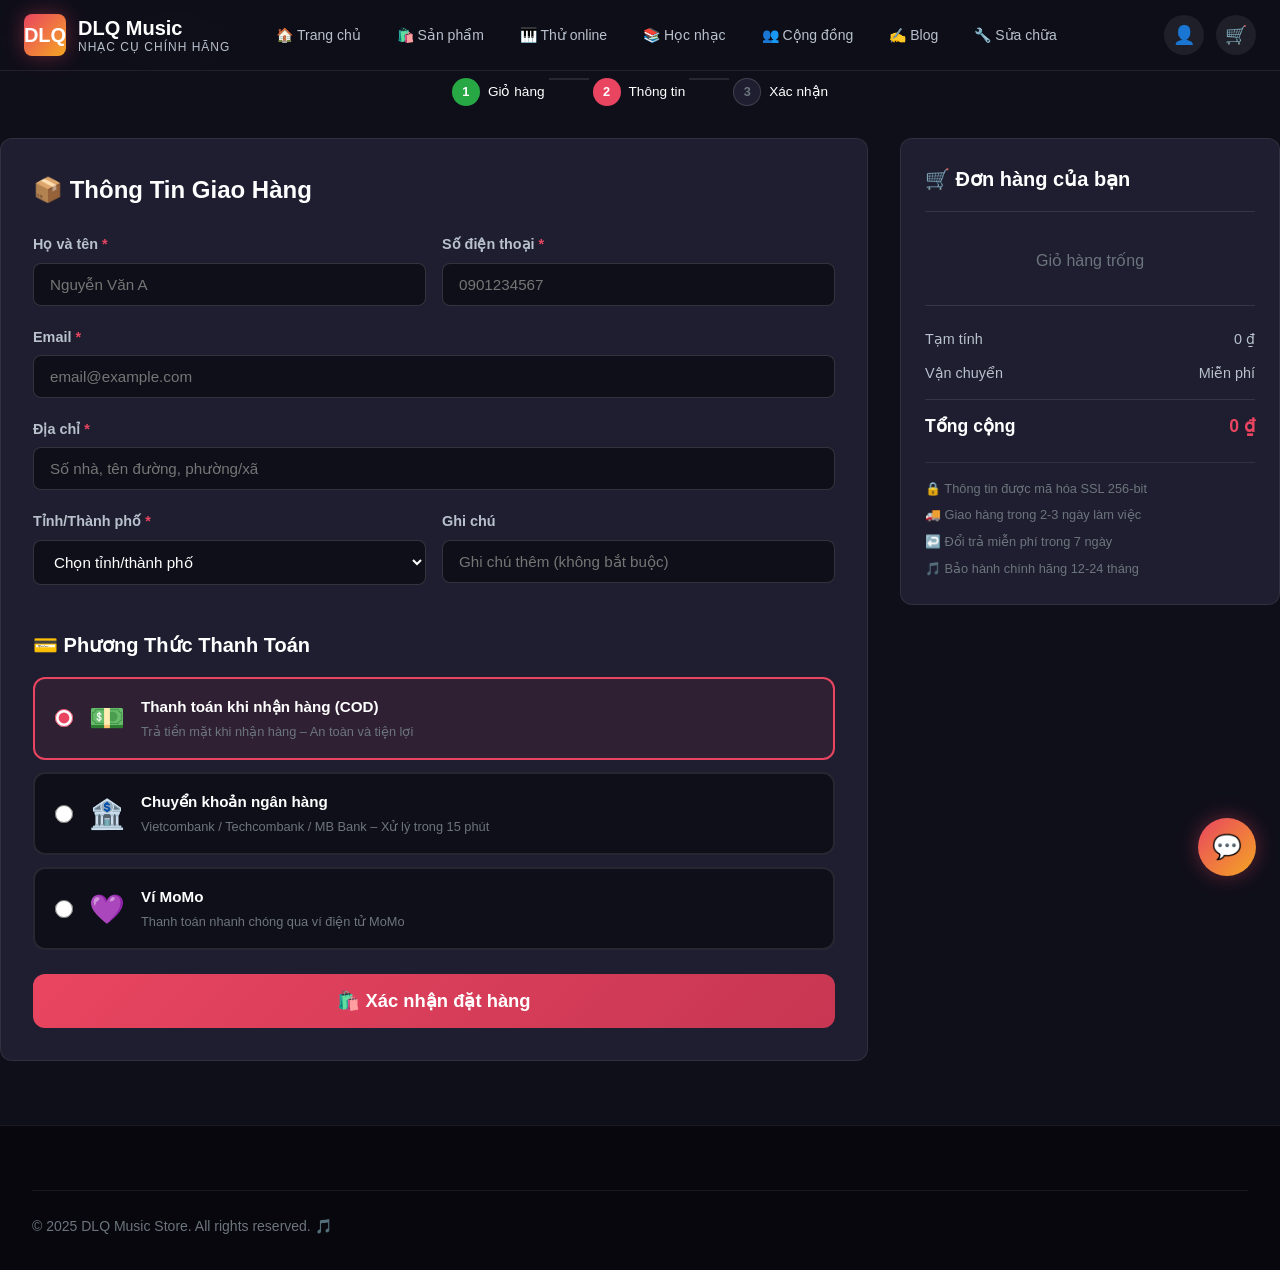
<file: pages/checkout.html>
<!DOCTYPE html>
<html lang="vi">
<head>
  <meta charset="UTF-8">
  <meta name="viewport" content="width=device-width, initial-scale=1.0">
  <meta name="description" content="Thanh toán đơn hàng tại DLQ Music Store">
  <title>Thanh Toán | DLQ Music Store</title>
  <link rel="stylesheet" href="../css/variables.css">
  <link rel="stylesheet" href="../css/style.css">
  <link rel="stylesheet" href="../css/animations.css">
  <link rel="stylesheet" href="../css/responsive.css">
  <link rel="icon" href="data:image/svg+xml,<svg xmlns='http://www.w3.org/2000/svg' viewBox='0 0 100 100'><text y='.9em' font-size='90'>🎵</text></svg>">
  <style>
    .checkout-page{padding:2rem 0 4rem}
    .checkout-layout{display:grid;grid-template-columns:1fr 380px;gap:2rem;align-items:start}
    @media(max-width:900px){.checkout-layout{grid-template-columns:1fr}}
    .checkout-form-section{background:var(--bg-card);border-radius:var(--radius-lg);border:1px solid rgba(255,255,255,0.08);padding:2rem}
    .checkout-form-section h2{font-size:var(--fs-2xl);margin-bottom:1.5rem;display:flex;align-items:center;gap:0.75rem}
    .form-group{margin-bottom:1.25rem}
    .form-group label{display:block;margin-bottom:0.4rem;font-size:0.9rem;color:var(--text-secondary);font-weight:600}
    .form-group label .required{color:var(--accent)}
    .form-control{width:100%;padding:0.75rem 1rem;background:var(--bg-dark);border:1px solid rgba(255,255,255,0.15);border-radius:var(--radius-md);color:var(--text-primary);font-size:0.95rem;transition:var(--transition-fast);font-family:var(--font-primary)}
    .form-control:focus{outline:none;border-color:var(--accent);box-shadow:0 0 0 3px rgba(233,69,96,0.15)}
    .form-control.error{border-color:var(--danger)}
    .form-row{display:grid;grid-template-columns:1fr 1fr;gap:1rem}
    @media(max-width:500px){.form-row{grid-template-columns:1fr}}
    .payment-methods{display:flex;flex-direction:column;gap:0.75rem;margin-top:0.5rem}
    .payment-option{display:flex;align-items:center;gap:1rem;padding:1rem 1.25rem;background:var(--bg-dark);border:2px solid rgba(255,255,255,0.1);border-radius:var(--radius-lg);cursor:pointer;transition:var(--transition-fast)}
    .payment-option:hover{border-color:rgba(255,255,255,0.25)}
    .payment-option input[type=radio]{accent-color:var(--accent);width:18px;height:18px;cursor:pointer}
    .payment-option.selected{border-color:var(--accent);background:rgba(233,69,96,0.08)}
    .payment-option-icon{font-size:1.8rem}
    .payment-option-info{flex:1}
    .payment-option-name{font-weight:700;font-size:0.95rem;color:var(--text-primary)}
    .payment-option-desc{font-size:0.8rem;color:var(--text-muted);margin-top:0.15rem}
    .submit-order-btn{width:100%;padding:1rem 2rem;background:linear-gradient(135deg,var(--accent),var(--accent-hover));color:#fff;border:none;border-radius:var(--radius-lg);font-size:1.15rem;font-weight:700;cursor:pointer;margin-top:1.5rem;transition:var(--transition-base);display:flex;align-items:center;justify-content:center;gap:0.75rem}
    .submit-order-btn:hover{transform:translateY(-2px);box-shadow:var(--shadow-glow)}
    /* Summary */
    .checkout-summary{background:var(--bg-card);border-radius:var(--radius-lg);border:1px solid rgba(255,255,255,0.08);padding:1.5rem;position:sticky;top:100px}
    .checkout-summary h2{font-size:var(--fs-xl);margin-bottom:1.25rem;padding-bottom:1rem;border-bottom:1px solid rgba(255,255,255,0.1)}
    .summary-item{display:flex;gap:0.75rem;align-items:center;padding:0.75rem 0;border-bottom:1px solid rgba(255,255,255,0.06)}
    .summary-item:last-of-type{border-bottom:none}
    .summary-item-img{width:50px;height:50px;background:var(--bg-dark);border-radius:var(--radius-md);display:flex;align-items:center;justify-content:center;font-size:1.8rem;flex-shrink:0}
    .summary-item-info{flex:1}
    .summary-item-name{font-size:0.9rem;font-weight:600;color:var(--text-primary)}
    .summary-item-qty{font-size:0.8rem;color:var(--text-muted)}
    .summary-item-price{font-weight:700;color:var(--accent);font-size:0.9rem;white-space:nowrap}
    .summary-totals{margin-top:1rem;padding-top:1rem;border-top:1px solid rgba(255,255,255,0.1)}
    .summary-row{display:flex;justify-content:space-between;padding:0.35rem 0;font-size:0.9rem;color:var(--text-secondary)}
    .summary-row.grand-total{font-size:1.1rem;font-weight:700;color:var(--text-primary);border-top:1px solid rgba(255,255,255,0.1);margin-top:0.5rem;padding-top:0.75rem}
    /* Success State */
    #checkout-success{display:none;text-align:center;padding:3rem 2rem;animation:fadeIn 0.5s ease}
    #checkout-success .success-icon{font-size:5rem;margin-bottom:1rem}
    #checkout-success h2{font-size:var(--fs-3xl);color:var(--success);margin-bottom:0.75rem}
    #checkout-success .order-id{font-family:var(--font-mono);background:var(--bg-dark);padding:0.75rem 1.5rem;border-radius:var(--radius-lg);font-size:1.2rem;color:var(--accent);display:inline-block;margin:1rem 0;border:1px solid rgba(233,69,96,0.3)}
    .steps-indicator{display:flex;justify-content:center;gap:0;margin-bottom:2rem;flex-wrap:wrap}
    .step{display:flex;align-items:center;gap:0.5rem;font-size:0.85rem}
    .step-num{width:28px;height:28px;border-radius:50%;display:flex;align-items:center;justify-content:center;font-weight:700;font-size:0.8rem}
    .step.done .step-num{background:var(--success);color:#fff}
    .step.active .step-num{background:var(--accent);color:#fff}
    .step.pending .step-num{background:var(--bg-card);color:var(--text-muted);border:1px solid rgba(255,255,255,0.15)}
    .step-line{width:40px;height:2px;background:rgba(255,255,255,0.1);margin:0 0.25rem}
    .step.done .step-line{background:var(--success)}
  </style>
</head>
<body>
<div id="loading-screen" class="loading-screen">
  <div class="loading-logo">DLQ</div>
  <div class="loading-bars"><div class="loading-bar"></div><div class="loading-bar"></div><div class="loading-bar"></div><div class="loading-bar"></div><div class="loading-bar"></div></div>
  <p style="color:var(--text-muted);font-size:0.875rem">Đang tải DLQ Music Store...</p>
</div>
<div id="floating-notes" class="music-notes-container" aria-hidden="true"></div>

<nav class="navbar" role="navigation">
  <div class="nav-container">
    <a href="../index.html" class="nav-logo">
      <div class="logo-mark">DLQ</div>
      <div class="logo-text"><span class="logo-name">DLQ Music</span><span class="logo-tagline">NHẠC CỤ CHÍNH HÃNG</span></div>
    </a>
    <nav class="nav-links">
      <a href="../index.html" class="nav-link">🏠 Trang chủ</a>
      <a href="../pages/search-results.html" class="nav-link">🛍️ Sản phẩm</a>
      <a href="../pages/interactive-play.html" class="nav-link">🎹 Thử online</a>
      <a href="../pages/learning.html" class="nav-link">📚 Học nhạc</a>
      <a href="../pages/community.html" class="nav-link">👥 Cộng đồng</a>
      <a href="../pages/blog.html" class="nav-link">✍️ Blog</a>
      <a href="../pages/repair-service.html" class="nav-link">🔧 Sửa chữa</a>
    </nav>
    <div class="nav-actions">
      <a href="../pages/profile.html" class="nav-icon-btn">👤</a>
      <a href="../pages/cart.html" class="nav-icon-btn" style="position:relative">🛒<span class="cart-badge" style="display:none">0</span></a>
      <button class="hamburger" aria-label="Menu" aria-expanded="false"><span></span><span></span><span></span></button>
    </div>
  </div>
</nav>
<div class="mobile-menu">
  <a href="../index.html" class="nav-link">🏠 Trang chủ</a>
  <a href="../pages/search-results.html" class="nav-link">🛍️ Sản phẩm</a>
  <a href="../pages/interactive-play.html" class="nav-link">🎹 Thử nhạc cụ online</a>
  <a href="../pages/learning.html" class="nav-link">📚 Học nhạc</a>
  <a href="../pages/community.html" class="nav-link">👥 Cộng đồng</a>
  <a href="../pages/blog.html" class="nav-link">✍️ Blog</a>
  <a href="../pages/repair-service.html" class="nav-link">🔧 Sửa chữa</a>
  <a href="../pages/profile.html" class="nav-link">👤 Tài khoản</a>
  <a href="../pages/cart.html" class="nav-link">🛒 Giỏ hàng</a>
</div>

<main>
  <div class="container checkout-page">
    <nav aria-label="Breadcrumb" style="margin-bottom:1.5rem;font-size:0.85rem;color:var(--text-muted)">
      <a href="../index.html" style="color:var(--text-muted)">Trang chủ</a> › <a href="../pages/cart.html" style="color:var(--text-muted)">Giỏ hàng</a> › <span style="color:var(--text-primary)">Thanh toán</span>
    </nav>

    <!-- Steps -->
    <div class="steps-indicator" aria-label="Các bước thanh toán">
      <div class="step done"><span class="step-num">1</span><span>Giỏ hàng</span></div>
      <div class="step-line"></div>
      <div class="step active"><span class="step-num">2</span><span>Thông tin</span></div>
      <div class="step-line"></div>
      <div class="step pending"><span class="step-num">3</span><span>Xác nhận</span></div>
    </div>

    <!-- Success Message (hidden by default) -->
    <div id="checkout-success" role="alert">
      <div class="success-icon">🎉</div>
      <h2>Đặt hàng thành công!</h2>
      <p style="color:var(--text-secondary);font-size:1.05rem">Cảm ơn bạn đã mua sắm tại DLQ Music Store!</p>
      <p style="color:var(--text-muted);font-size:0.9rem">Mã đơn hàng của bạn:</p>
      <div class="order-id" id="order-id">#DLQ-000000</div>
      <p style="color:var(--text-secondary);font-size:0.9rem;max-width:450px;margin:0 auto 1.5rem">Chúng tôi sẽ liên hệ xác nhận đơn hàng trong vòng 30 phút. Email xác nhận đã được gửi.</p>
      <div style="display:flex;gap:1rem;justify-content:center;flex-wrap:wrap">
        <a href="../pages/profile.html" class="btn btn-primary">📦 Xem đơn hàng</a>
        <a href="../pages/search-results.html" class="btn btn-secondary">🎸 Tiếp tục mua sắm</a>
      </div>
    </div>

    <div id="checkout-form-wrap" class="checkout-layout">
      <div>
        <section class="checkout-form-section" aria-labelledby="form-title">
          <h2 id="form-title">📦 Thông Tin Giao Hàng</h2>
          <form id="checkout-form" novalidate>
            <div class="form-row">
              <div class="form-group">
                <label for="fullname">Họ và tên <span class="required">*</span></label>
                <input type="text" id="fullname" name="fullname" class="form-control" placeholder="Nguyễn Văn A" required autocomplete="name">
              </div>
              <div class="form-group">
                <label for="phone">Số điện thoại <span class="required">*</span></label>
                <input type="tel" id="phone" name="phone" class="form-control" placeholder="0901234567" required autocomplete="tel">
              </div>
            </div>
            <div class="form-group">
              <label for="email">Email <span class="required">*</span></label>
              <input type="email" id="email" name="email" class="form-control" placeholder="email@example.com" required autocomplete="email">
            </div>
            <div class="form-group">
              <label for="address">Địa chỉ <span class="required">*</span></label>
              <input type="text" id="address" name="address" class="form-control" placeholder="Số nhà, tên đường, phường/xã" required autocomplete="street-address">
            </div>
            <div class="form-row">
              <div class="form-group">
                <label for="city">Tỉnh/Thành phố <span class="required">*</span></label>
                <select id="city" name="city" class="form-control" required>
                  <option value="">Chọn tỉnh/thành phố</option>
                  <option>TP. Hồ Chí Minh</option>
                  <option>Hà Nội</option>
                  <option>Đà Nẵng</option>
                  <option>Cần Thơ</option>
                  <option>Hải Phòng</option>
                  <option>Biên Hòa</option>
                  <option>Nha Trang</option>
                  <option>Huế</option>
                  <option>Đà Lạt</option>
                  <option>Vũng Tàu</option>
                  <option>Khác</option>
                </select>
              </div>
              <div class="form-group">
                <label for="note">Ghi chú</label>
                <input type="text" id="note" name="note" class="form-control" placeholder="Ghi chú thêm (không bắt buộc)">
              </div>
            </div>

            <h2 style="font-size:var(--fs-xl);margin:1.5rem 0 1rem;display:flex;align-items:center;gap:0.75rem">💳 Phương Thức Thanh Toán</h2>
            <div class="payment-methods" role="group" aria-label="Phương thức thanh toán">
              <label class="payment-option selected">
                <input type="radio" name="payment" value="cod" checked>
                <span class="payment-option-icon">💵</span>
                <div class="payment-option-info">
                  <div class="payment-option-name">Thanh toán khi nhận hàng (COD)</div>
                  <div class="payment-option-desc">Trả tiền mặt khi nhận hàng – An toàn và tiện lợi</div>
                </div>
              </label>
              <label class="payment-option">
                <input type="radio" name="payment" value="bank">
                <span class="payment-option-icon">🏦</span>
                <div class="payment-option-info">
                  <div class="payment-option-name">Chuyển khoản ngân hàng</div>
                  <div class="payment-option-desc">Vietcombank / Techcombank / MB Bank – Xử lý trong 15 phút</div>
                </div>
              </label>
              <label class="payment-option">
                <input type="radio" name="payment" value="momo">
                <span class="payment-option-icon">💜</span>
                <div class="payment-option-info">
                  <div class="payment-option-name">Ví MoMo</div>
                  <div class="payment-option-desc">Thanh toán nhanh chóng qua ví điện tử MoMo</div>
                </div>
              </label>
            </div>

            <button type="submit" class="submit-order-btn">
              🛍️ Xác nhận đặt hàng
            </button>
          </form>
        </section>
      </div>

      <aside>
        <div class="checkout-summary" id="checkout-summary">
          <h2>🛒 Đơn hàng của bạn</h2>
          <div id="checkout-summary-items">
            <p style="color:var(--text-muted);text-align:center;padding:1rem">Đang tải...</p>
          </div>
          <div class="summary-totals">
            <div class="summary-row"><span>Tạm tính</span><span id="co-subtotal">0 ₫</span></div>
            <div class="summary-row"><span>Vận chuyển</span><span id="co-shipping">Miễn phí</span></div>
            <div class="summary-row grand-total"><span>Tổng cộng</span><span id="co-total" style="color:var(--accent)">0 ₫</span></div>
          </div>
          <div style="margin-top:1rem;padding-top:1rem;border-top:1px solid rgba(255,255,255,0.08);font-size:0.8rem;color:var(--text-muted)">
            <div style="display:flex;flex-direction:column;gap:0.4rem">
              <span>🔒 Thông tin được mã hóa SSL 256-bit</span>
              <span>🚚 Giao hàng trong 2-3 ngày làm việc</span>
              <span>↩️ Đổi trả miễn phí trong 7 ngày</span>
              <span>🎵 Bảo hành chính hãng 12-24 tháng</span>
            </div>
          </div>
        </div>
      </aside>
    </div>
  </div>
</main>

<footer class="footer">
  <div class="container">
    <div class="footer-bottom"><p>© 2025 DLQ Music Store. All rights reserved. 🎵</p></div>
  </div>
</footer>

<div class="chatbot-widget">
  <div class="chatbot-box" id="chatbot-box"><div class="chatbot-header"><div class="chatbot-avatar">🤖</div><div class="chatbot-info"><h4>DLQ Bot</h4><p>Tư vấn 24/7</p></div><button class="chatbot-close" id="chatbot-close">✕</button></div><div class="chatbot-messages" id="chatbot-messages" role="log" aria-live="polite"></div><div class="chatbot-quick-replies" id="chatbot-quick-replies"></div><div class="chatbot-input-area"><input type="text" class="chatbot-input" id="chatbot-input" placeholder="Nhập câu hỏi..." aria-label="Nhập tin nhắn"><button class="chatbot-send" id="chatbot-send">➤</button></div></div>
  <button class="chatbot-toggle" id="chatbot-toggle">💬</button>
</div>
<div class="toast-container" aria-live="polite" aria-atomic="true"></div>

<script src="../js/storage.js"></script>
<script src="../js/main.js"></script>
<script src="../js/audio-player.js"></script>
<script src="../js/mood-system.js"></script>
<script src="../js/animations.js"></script>
<script src="../js/chatbot.js"></script>

<script>
document.addEventListener('DOMContentLoaded', () => {
  const fmt = n => new Intl.NumberFormat('vi-VN',{style:'currency',currency:'VND'}).format(n);
  const icons = {guitar:'🎸',piano:'🎹',drum:'🥁',ukulele:'🪗',violin:'🎻',keyboard:'🎹',bass:'🎸'};

  // Load cart into summary
  const cart = JSON.parse(localStorage.getItem('dlq_cart')||'[]');
  const summaryItems = document.getElementById('checkout-summary-items');
  if(summaryItems) {
    if(!cart.length) {
      summaryItems.innerHTML = '<p style="color:var(--text-muted);text-align:center;padding:1rem">Giỏ hàng trống</p>';
    } else {
      summaryItems.innerHTML = cart.map(item=>`
        <div class="summary-item">
          <div class="summary-item-img">${icons[item.category]||'🎵'}</div>
          <div class="summary-item-info"><div class="summary-item-name">${item.name}</div><div class="summary-item-qty">x${item.quantity||1}</div></div>
          <div class="summary-item-price">${fmt(item.price*(item.quantity||1))}</div>
        </div>`).join('');
      const subtotal = cart.reduce((s,i)=>s+i.price*(i.quantity||1),0);
      const shipping = subtotal > 500000 ? 0 : 30000;
      document.getElementById('co-subtotal').textContent = fmt(subtotal);
      document.getElementById('co-shipping').textContent = shipping === 0 ? 'Miễn phí 🎉' : fmt(shipping);
      document.getElementById('co-total').textContent = fmt(subtotal+shipping);
    }
  }

  // Payment option selection
  document.querySelectorAll('.payment-option').forEach(opt=>{
    opt.addEventListener('click',()=>{
      document.querySelectorAll('.payment-option').forEach(o=>o.classList.remove('selected'));
      opt.classList.add('selected');
    });
  });

  // Form validation and submission
  document.getElementById('checkout-form')?.addEventListener('submit', e=>{
    e.preventDefault();
    const form = e.target;
    let valid = true;
    form.querySelectorAll('[required]').forEach(field=>{
      if(!field.value.trim()){
        field.classList.add('error');
        valid = false;
      } else {
        field.classList.remove('error');
      }
    });
    if(!valid){ if(window.DLQToast) DLQToast.show('❌ Vui lòng điền đầy đủ thông tin','error'); return; }

    const orderId = 'DLQ-' + Date.now().toString().slice(-6);
    const orderData = {
      id: orderId,
      date: new Date().toISOString(),
      items: cart,
      total: cart.reduce((s,i)=>s+i.price*(i.quantity||1),0),
      customer: { name: form.fullname.value, phone: form.phone.value, email: form.email.value, address: form.address.value, city: form.city.value },
      payment: form.payment.value,
      status: 'Đang xử lý'
    };
    const orders = JSON.parse(localStorage.getItem('dlq_orders')||'[]');
    orders.unshift(orderData);
    localStorage.setItem('dlq_orders', JSON.stringify(orders));
    localStorage.setItem('dlq_cart','[]');

    document.getElementById('order-id').textContent = '#' + orderId;
    document.getElementById('checkout-form-wrap').style.display = 'none';
    document.getElementById('checkout-success').style.display = 'block';
    document.querySelector('.steps-indicator')?.querySelectorAll('.step').forEach((s,i)=>{ s.classList.remove('active','pending'); s.classList.add(i<2?'done':(i===2?'active':'pending')); });
  });

  form?.querySelectorAll('.form-control').forEach(f=>{
    f.addEventListener('input',()=>f.classList.remove('error'));
  });
});
</script>
</body>
</html>
</file>
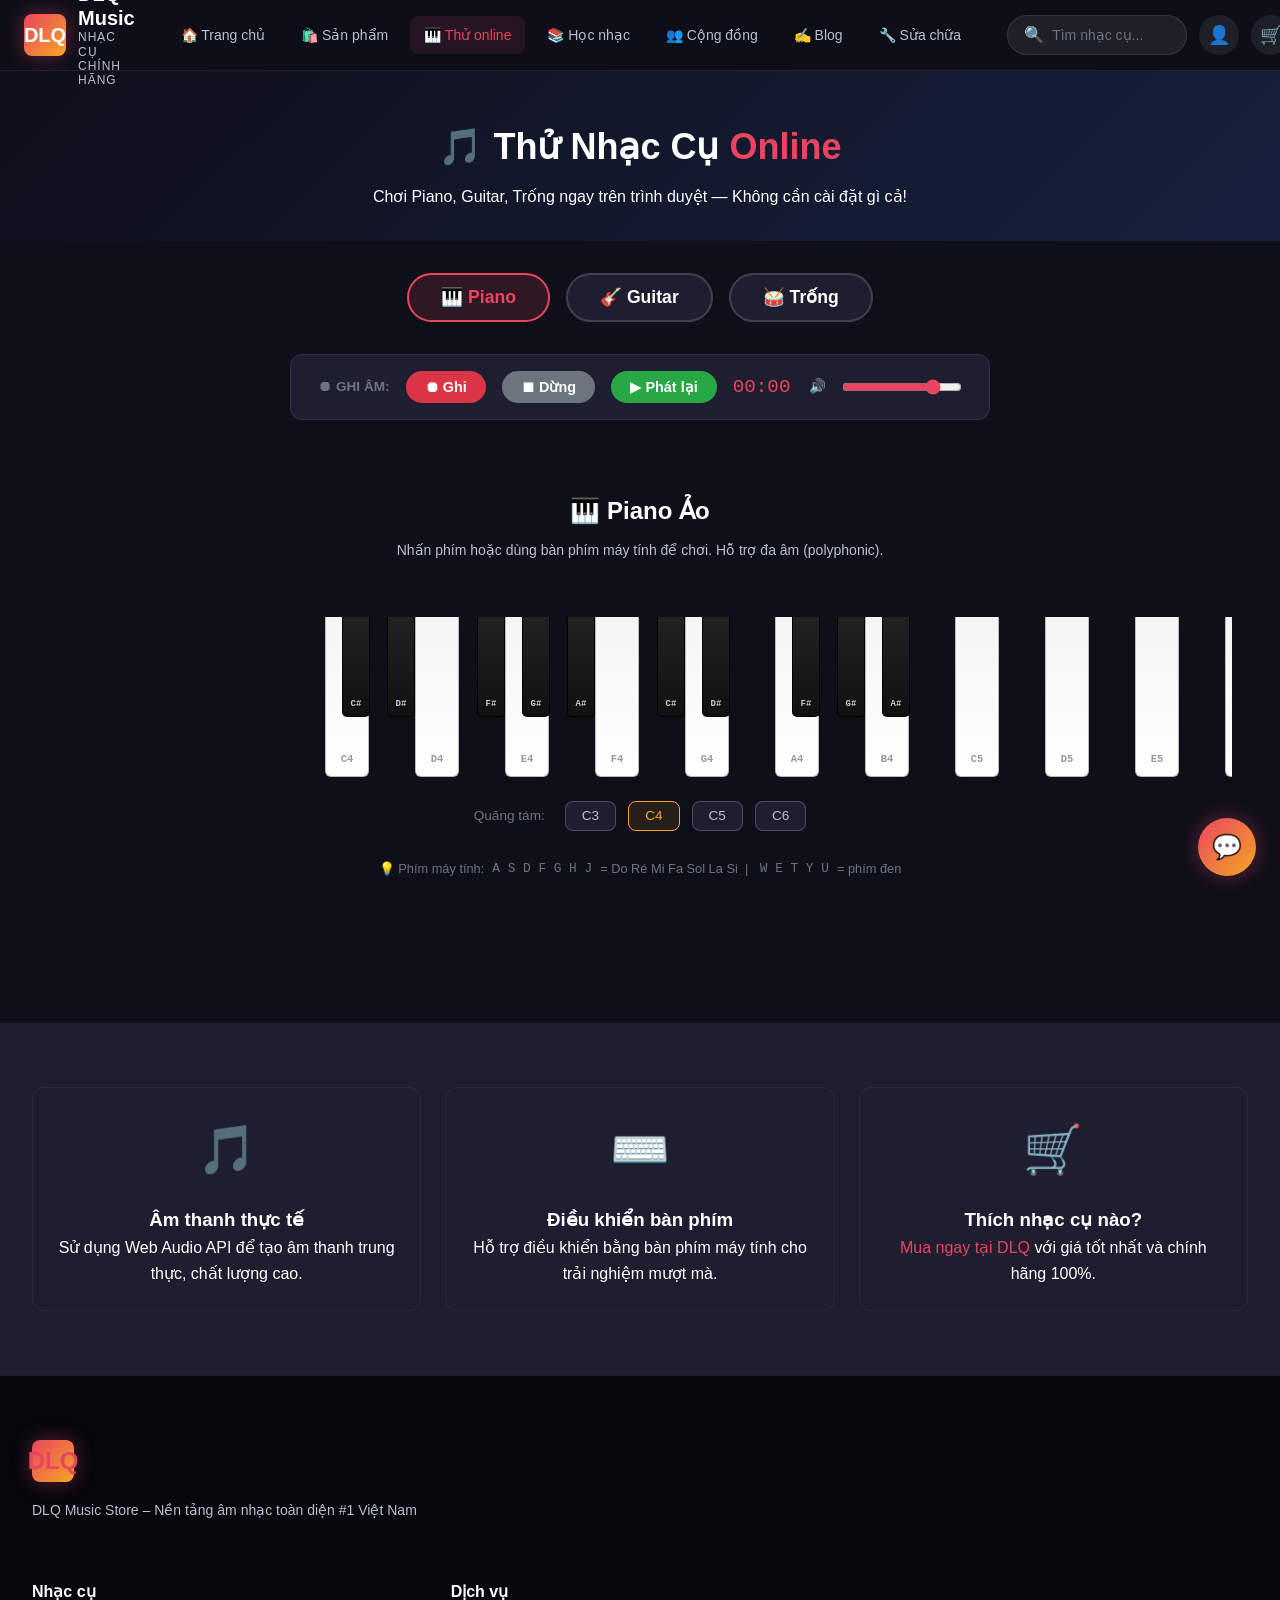
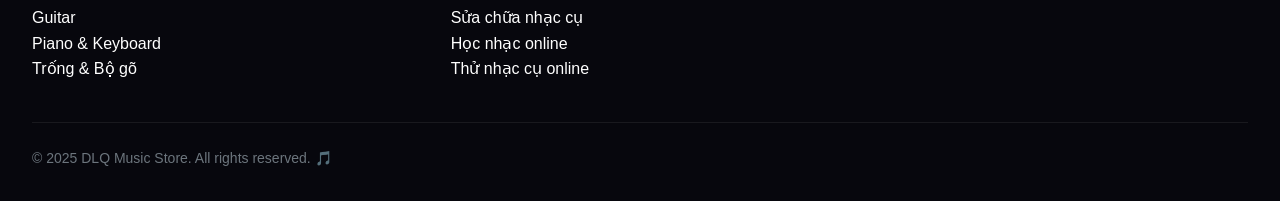
<file: pages/interactive-play.html>
<!DOCTYPE html>
<html lang="vi">
<head>
  <meta charset="UTF-8">
  <meta name="viewport" content="width=device-width, initial-scale=1.0">
  <meta name="description" content="DLQ Music Store - Thử nhạc cụ online: Piano, Guitar, Trống ảo ngay trên trình duyệt">
  <title>Thử Nhạc Cụ Online | DLQ Music Store</title>
  <link rel="stylesheet" href="../css/variables.css">
  <link rel="stylesheet" href="../css/style.css">
  <link rel="stylesheet" href="../css/interactive.css">
  <link rel="stylesheet" href="../css/animations.css">
  <link rel="stylesheet" href="../css/responsive.css">
  <link rel="icon" href="data:image/svg+xml,<svg xmlns='http://www.w3.org/2000/svg' viewBox='0 0 100 100'><text y='.9em' font-size='90'>🎵</text></svg>">
  <style>
    .interactive-hero{background:linear-gradient(135deg,var(--bg-dark),var(--primary-light));padding:3rem 0 2rem;text-align:center}
    .interactive-hero h1{font-size:var(--fs-4xl);margin-bottom:0.5rem}
    .instrument-tabs{display:flex;justify-content:center;gap:1rem;margin:2rem 0;flex-wrap:wrap}
    .instrument-tab{padding:0.75rem 2rem;border-radius:var(--radius-full);border:2px solid rgba(255,255,255,0.15);background:var(--bg-card);color:var(--text-primary);cursor:pointer;font-size:1.1rem;transition:var(--transition-base);font-weight:600}
    .instrument-tab.active,.instrument-tab:hover{border-color:var(--accent);background:rgba(233,69,96,0.15);color:var(--accent)}
    .recording-controls{display:flex;align-items:center;gap:1rem;justify-content:center;flex-wrap:wrap;padding:1rem;background:var(--bg-card);border-radius:var(--radius-lg);margin:1rem auto;max-width:700px;border:1px solid rgba(255,255,255,0.08)}
    .rec-btn{padding:0.5rem 1.2rem;border-radius:var(--radius-full);border:none;cursor:pointer;font-weight:700;font-size:0.9rem;transition:var(--transition-base)}
    #rec-start{background:var(--danger);color:#fff}
    #rec-start:hover{background:#b02030}
    #rec-stop{background:var(--text-muted);color:#fff}
    #rec-stop:hover{background:#555}
    #rec-play{background:var(--success);color:#fff}
    #rec-play:hover{background:#1e8035}
    #rec-timer{font-family:var(--font-mono);font-size:1.2rem;color:var(--accent);min-width:60px}
    #volume-slider{accent-color:var(--accent);width:120px;cursor:pointer}
    .instrument-wrapper{display:none;animation:fadeIn 0.4s ease}
    .instrument-wrapper.active{display:block}
    /* Piano */
    .piano-info,.guitar-info,.drum-info{text-align:center;padding:1.5rem 0 1rem}
    .piano-info h2,.guitar-info h2,.drum-info h2{font-size:var(--fs-2xl);margin-bottom:0.5rem}
    .piano-keyboard-wrap{overflow-x:auto;padding:1rem 0;display:flex;flex-direction:column;align-items:center;gap:1rem}
    #piano-keyboard{display:flex;position:relative;height:160px;gap:0;user-select:none}
    .piano-key{position:relative;cursor:pointer;border-radius:0 0 6px 6px;transition:transform 0.07s,filter 0.07s;user-select:none}
    .piano-key.white{width:44px;height:160px;background:linear-gradient(to bottom,#f5f5f5,#fff);border:1px solid #bbb;border-top:none;z-index:1;margin-right:1px}
    .piano-key.white:hover,.piano-key.white.pressed{background:linear-gradient(to bottom,#ffe0e0,#ffb3b3);border-color:var(--accent);transform:translateY(3px)}
    .piano-key.black{width:28px;height:100px;background:linear-gradient(to bottom,#222,#111);border:1px solid #000;border-top:none;position:absolute;z-index:2;margin-left:-14px}
    .piano-key.black:hover,.piano-key.black.pressed{background:linear-gradient(to bottom,#e94560,#a02030);transform:translateY(3px)}
    .piano-key .key-label{position:absolute;bottom:8px;left:50%;transform:translateX(-50%);font-size:0.65rem;color:#999;pointer-events:none;white-space:nowrap}
    .piano-key.black .key-label{color:#ccc;bottom:5px}
    .piano-controls{display:flex;gap:0.75rem;justify-content:center;flex-wrap:wrap;margin-top:0.5rem}
    .octave-btn{padding:0.4rem 1rem;border-radius:var(--radius-md);border:1px solid rgba(255,255,255,0.2);background:var(--bg-card);color:var(--text-secondary);cursor:pointer;font-size:0.85rem;transition:var(--transition-base)}
    .octave-btn.active,.octave-btn:hover{border-color:var(--gold);color:var(--gold);background:rgba(245,166,35,0.1)}
    .keyboard-hint{margin-top:0.75rem;font-size:0.8rem;color:var(--text-muted);text-align:center}
    #note-indicator{position:fixed;bottom:120px;right:2rem;background:rgba(233,69,96,0.9);color:#fff;padding:0.5rem 1rem;border-radius:var(--radius-full);font-size:1.2rem;font-weight:700;opacity:0;transition:opacity 0.3s;pointer-events:none;z-index:300}
    #note-indicator.show{opacity:1}
    /* Guitar */
    .guitar-container{overflow-x:auto;padding:1rem 0}
    #guitar-fretboard{display:grid;grid-template-rows:repeat(6,44px);width:min(900px,100%);margin:0 auto;background:linear-gradient(to right,#3d1f0d,#6b3a1f);border-radius:var(--radius-md);padding:0.5rem;position:relative;border:2px solid #8b5e3c}
    .guitar-string{display:flex;align-items:center;gap:0;cursor:pointer;border-bottom:1px solid rgba(255,255,255,0.1);position:relative}
    .guitar-string:last-child{border-bottom:none}
    .fret{flex:1;height:100%;border-right:2px solid rgba(255,255,255,0.15);display:flex;align-items:center;justify-content:center;font-size:0.7rem;color:rgba(255,255,255,0.3);transition:var(--transition-fast);cursor:pointer;min-width:60px}
    .fret:hover,.fret.pressed{background:rgba(233,69,96,0.3);color:#fff}
    .fret-nut{width:8px;background:#f0c060;border-radius:2px 0 0 2px;flex-shrink:0}
    .string-line{position:absolute;top:50%;left:0;right:0;height:2px;background:rgba(220,200,150,0.6);pointer-events:none;transform:translateY(-50%)}
    .chord-buttons{display:flex;gap:0.75rem;justify-content:center;flex-wrap:wrap;margin-top:1rem}
    .chord-btn{padding:0.6rem 1.4rem;border-radius:var(--radius-full);border:2px solid rgba(255,255,255,0.2);background:var(--bg-card);color:var(--text-primary);cursor:pointer;font-size:1rem;font-weight:700;transition:var(--transition-base);letter-spacing:0.05em}
    .chord-btn:hover,.chord-btn.active{border-color:var(--gold);background:rgba(245,166,35,0.15);color:var(--gold);box-shadow:var(--shadow-gold)}
    /* Drum */
    .drum-kit{display:grid;grid-template-columns:repeat(auto-fit,minmax(110px,1fr));gap:1rem;max-width:700px;margin:0 auto;padding:1rem}
    .drum-pad{background:radial-gradient(circle at 35% 35%,var(--bg-card-hover),var(--bg-card));border:2px solid rgba(255,255,255,0.1);border-radius:var(--radius-lg);padding:1.2rem 0.75rem;text-align:center;cursor:pointer;transition:var(--transition-fast);user-select:none;display:flex;flex-direction:column;gap:0.25rem;align-items:center}
    .drum-pad:hover,.drum-pad.hit{background:radial-gradient(circle at 35% 35%,rgba(233,69,96,0.4),rgba(233,69,96,0.15));border-color:var(--accent);transform:scale(0.95);box-shadow:var(--shadow-glow)}
    .drum-pad .pad-icon{font-size:2.2rem}
    .drum-pad .pad-name{font-size:0.75rem;color:var(--text-muted);font-weight:600;text-transform:uppercase}
    .drum-pad .pad-key{font-size:0.7rem;color:var(--accent);background:rgba(233,69,96,0.15);padding:0.1rem 0.4rem;border-radius:var(--radius-sm);margin-top:0.2rem}
    .beat-grid-section{max-width:700px;margin:2rem auto 0;background:var(--bg-card);border-radius:var(--radius-lg);padding:1.5rem;border:1px solid rgba(255,255,255,0.08)}
    .beat-grid-section h3{text-align:center;margin-bottom:1rem;color:var(--text-secondary)}
    #beat-grid{display:grid;grid-template-columns:repeat(16,1fr);gap:4px;overflow-x:auto}
    .beat-cell{width:100%;aspect-ratio:1;border-radius:4px;background:rgba(255,255,255,0.05);border:1px solid rgba(255,255,255,0.1);cursor:pointer;transition:var(--transition-fast)}
    .beat-cell.active{background:var(--accent);border-color:var(--accent)}
    .beat-cell.playing{box-shadow:0 0 8px var(--accent)}
    .metronome-controls{display:flex;gap:1rem;align-items:center;justify-content:center;flex-wrap:wrap;margin-top:1rem}
    .metro-btn{padding:0.5rem 1.2rem;border-radius:var(--radius-full);border:none;cursor:pointer;font-weight:700;font-size:0.9rem}
    #beat-play{background:var(--success);color:#fff}
    #beat-stop{background:var(--text-muted);color:#fff}
    #bpm-input{width:80px;background:var(--bg-dark);border:1px solid rgba(255,255,255,0.2);color:var(--text-primary);padding:0.4rem 0.5rem;border-radius:var(--radius-md);font-size:1rem;text-align:center}
  </style>
</head>
<body class="interactive-page">

<!-- Loading Screen -->
<div id="loading-screen" class="loading-screen">
  <div class="loading-logo">DLQ</div>
  <div class="loading-bars">
    <div class="loading-bar"></div><div class="loading-bar"></div>
    <div class="loading-bar"></div><div class="loading-bar"></div>
    <div class="loading-bar"></div>
  </div>
  <p style="color:var(--text-muted);font-size:0.875rem">Đang tải DLQ Music Store...</p>
</div>

<!-- Floating Notes -->
<div id="floating-notes" class="music-notes-container" aria-hidden="true"></div>

<!-- Note Indicator -->
<div id="note-indicator" aria-live="polite"></div>

<!-- NAVBAR -->
<nav class="navbar" role="navigation" aria-label="Main navigation">
  <div class="nav-container">
    <a href="../index.html" class="nav-logo" aria-label="DLQ Music Store home">
      <div class="logo-mark">DLQ</div>
      <div class="logo-text">
        <span class="logo-name">DLQ Music</span>
        <span class="logo-tagline">NHẠC CỤ CHÍNH HÃNG</span>
      </div>
    </a>
    <nav class="nav-links" aria-label="Site navigation">
      <a href="../index.html" class="nav-link">🏠 Trang chủ</a>
      <a href="../pages/search-results.html" class="nav-link">🛍️ Sản phẩm</a>
      <a href="../pages/interactive-play.html" class="nav-link active">🎹 Thử online</a>
      <a href="../pages/learning.html" class="nav-link">📚 Học nhạc</a>
      <a href="../pages/community.html" class="nav-link">👥 Cộng đồng</a>
      <a href="../pages/blog.html" class="nav-link">✍️ Blog</a>
      <a href="../pages/repair-service.html" class="nav-link">🔧 Sửa chữa</a>
    </nav>
    <div class="nav-actions">
      <div class="nav-search" role="search">
        <span>🔍</span>
        <input type="search" placeholder="Tìm nhạc cụ..." aria-label="Tìm kiếm"
          onkeydown="if(event.key==='Enter')window.location.href='../pages/search-results.html?q='+this.value">
      </div>
      <a href="../pages/profile.html" class="nav-icon-btn" aria-label="Tài khoản">👤</a>
      <a href="../pages/cart.html" class="nav-icon-btn" aria-label="Giỏ hàng" style="position:relative">
        🛒<span class="cart-badge" style="display:none">0</span>
      </a>
      <button class="hamburger" aria-label="Menu" aria-expanded="false">
        <span></span><span></span><span></span>
      </button>
    </div>
  </div>
</nav>
<div class="mobile-menu" role="dialog" aria-label="Mobile navigation">
  <a href="../index.html" class="nav-link">🏠 Trang chủ</a>
  <a href="../pages/search-results.html" class="nav-link">🛍️ Sản phẩm</a>
  <a href="../pages/interactive-play.html" class="nav-link">🎹 Thử nhạc cụ online</a>
  <a href="../pages/learning.html" class="nav-link">📚 Học nhạc</a>
  <a href="../pages/community.html" class="nav-link">👥 Cộng đồng</a>
  <a href="../pages/blog.html" class="nav-link">✍️ Blog</a>
  <a href="../pages/repair-service.html" class="nav-link">🔧 Sửa chữa</a>
  <a href="../pages/profile.html" class="nav-link">👤 Tài khoản</a>
  <a href="../pages/cart.html" class="nav-link">🛒 Giỏ hàng</a>
</div>

<main>
  <!-- Hero -->
  <section class="interactive-hero">
    <div class="container">
      <h1>🎵 Thử Nhạc Cụ <span class="text-accent">Online</span></h1>
      <p class="text-secondary">Chơi Piano, Guitar, Trống ngay trên trình duyệt — Không cần cài đặt gì cả!</p>
    </div>
  </section>

  <div class="container" style="padding-bottom:4rem">
    <!-- Instrument Selector -->
    <div class="instrument-tabs" role="tablist" aria-label="Chọn nhạc cụ">
      <button class="instrument-tab active" data-tab="piano" role="tab" aria-selected="true" aria-controls="piano-panel">🎹 Piano</button>
      <button class="instrument-tab" data-tab="guitar" role="tab" aria-selected="false" aria-controls="guitar-panel">🎸 Guitar</button>
      <button class="instrument-tab" data-tab="drum" role="tab" aria-selected="false" aria-controls="drum-panel">🥁 Trống</button>
    </div>

    <!-- Recording Controls -->
    <div class="recording-controls" role="group" aria-label="Điều khiển ghi âm">
      <span style="color:var(--text-muted);font-size:0.85rem;font-weight:600">⏺ GHI ÂM:</span>
      <button class="rec-btn" id="rec-start" title="Bắt đầu ghi">⏺ Ghi</button>
      <button class="rec-btn" id="rec-stop" title="Dừng ghi">⏹ Dừng</button>
      <button class="rec-btn" id="rec-play" title="Phát lại">▶ Phát lại</button>
      <span id="rec-timer">00:00</span>
      <label for="volume-slider" style="color:var(--text-muted);font-size:0.85rem">🔊</label>
      <input type="range" id="volume-slider" min="0" max="100" value="80" title="Âm lượng">
    </div>

    <!-- ===== PIANO SECTION ===== -->
    <div id="piano-panel" class="piano-wrapper instrument-wrapper active" role="tabpanel" aria-labelledby="piano-tab">
      <div class="piano-info">
        <h2>🎹 Piano Ảo</h2>
        <p class="text-secondary">Nhấn phím hoặc dùng bàn phím máy tính để chơi. Hỗ trợ đa âm (polyphonic).</p>
      </div>
      <div class="piano-keyboard-wrap">
        <div id="piano-keyboard" role="group" aria-label="Bàn phím piano">
          <!-- Injected by JS -->
        </div>
        <div class="piano-controls">
          <span style="color:var(--text-muted);font-size:0.85rem;margin-right:0.5rem">Quãng tám:</span>
          <button class="octave-btn" data-octave="3">C3</button>
          <button class="octave-btn active" data-octave="4">C4</button>
          <button class="octave-btn" data-octave="5">C5</button>
          <button class="octave-btn" data-octave="6">C6</button>
        </div>
        <div class="keyboard-hint">
          💡 Phím máy tính: <kbd>A S D F G H J</kbd> = Do Ré Mi Fa Sol La Si &nbsp;|&nbsp; <kbd>W E T Y U</kbd> = phím đen
        </div>
      </div>
    </div>

    <!-- ===== GUITAR SECTION ===== -->
    <div id="guitar-panel" class="guitar-wrapper instrument-wrapper" role="tabpanel" aria-labelledby="guitar-tab">
      <div class="guitar-info">
        <h2>🎸 Guitar Ảo</h2>
        <p class="text-secondary">Bấm các phím hợp âm hoặc gảy từng dây để cảm nhận âm thanh guitar acoustic.</p>
      </div>
      <div class="guitar-container">
        <div id="guitar-fretboard" class="guitar-fretboard" role="group" aria-label="Đàn guitar">
          <div class="guitar-string" data-string="0"><div class="fret-nut"></div><div class="string-line"></div>
            <div class="fret" data-fret="1">1</div><div class="fret" data-fret="2">2</div><div class="fret" data-fret="3">3</div>
            <div class="fret" data-fret="4">4</div><div class="fret" data-fret="5">5</div><div class="fret" data-fret="6">6</div>
            <div class="fret" data-fret="7">7</div><div class="fret" data-fret="8">8</div><div class="fret" data-fret="9">9</div>
            <div class="fret" data-fret="10">10</div><div class="fret" data-fret="11">11</div><div class="fret" data-fret="12">12</div>
          </div>
          <div class="guitar-string" data-string="1"><div class="fret-nut"></div><div class="string-line"></div>
            <div class="fret" data-fret="1">1</div><div class="fret" data-fret="2">2</div><div class="fret" data-fret="3">3</div>
            <div class="fret" data-fret="4">4</div><div class="fret" data-fret="5">5</div><div class="fret" data-fret="6">6</div>
            <div class="fret" data-fret="7">7</div><div class="fret" data-fret="8">8</div><div class="fret" data-fret="9">9</div>
            <div class="fret" data-fret="10">10</div><div class="fret" data-fret="11">11</div><div class="fret" data-fret="12">12</div>
          </div>
          <div class="guitar-string" data-string="2"><div class="fret-nut"></div><div class="string-line"></div>
            <div class="fret" data-fret="1">1</div><div class="fret" data-fret="2">2</div><div class="fret" data-fret="3">3</div>
            <div class="fret" data-fret="4">4</div><div class="fret" data-fret="5">5</div><div class="fret" data-fret="6">6</div>
            <div class="fret" data-fret="7">7</div><div class="fret" data-fret="8">8</div><div class="fret" data-fret="9">9</div>
            <div class="fret" data-fret="10">10</div><div class="fret" data-fret="11">11</div><div class="fret" data-fret="12">12</div>
          </div>
          <div class="guitar-string" data-string="3"><div class="fret-nut"></div><div class="string-line"></div>
            <div class="fret" data-fret="1">1</div><div class="fret" data-fret="2">2</div><div class="fret" data-fret="3">3</div>
            <div class="fret" data-fret="4">4</div><div class="fret" data-fret="5">5</div><div class="fret" data-fret="6">6</div>
            <div class="fret" data-fret="7">7</div><div class="fret" data-fret="8">8</div><div class="fret" data-fret="9">9</div>
            <div class="fret" data-fret="10">10</div><div class="fret" data-fret="11">11</div><div class="fret" data-fret="12">12</div>
          </div>
          <div class="guitar-string" data-string="4"><div class="fret-nut"></div><div class="string-line"></div>
            <div class="fret" data-fret="1">1</div><div class="fret" data-fret="2">2</div><div class="fret" data-fret="3">3</div>
            <div class="fret" data-fret="4">4</div><div class="fret" data-fret="5">5</div><div class="fret" data-fret="6">6</div>
            <div class="fret" data-fret="7">7</div><div class="fret" data-fret="8">8</div><div class="fret" data-fret="9">9</div>
            <div class="fret" data-fret="10">10</div><div class="fret" data-fret="11">11</div><div class="fret" data-fret="12">12</div>
          </div>
          <div class="guitar-string" data-string="5"><div class="fret-nut"></div><div class="string-line"></div>
            <div class="fret" data-fret="1">1</div><div class="fret" data-fret="2">2</div><div class="fret" data-fret="3">3</div>
            <div class="fret" data-fret="4">4</div><div class="fret" data-fret="5">5</div><div class="fret" data-fret="6">6</div>
            <div class="fret" data-fret="7">7</div><div class="fret" data-fret="8">8</div><div class="fret" data-fret="9">9</div>
            <div class="fret" data-fret="10">10</div><div class="fret" data-fret="11">11</div><div class="fret" data-fret="12">12</div>
          </div>
        </div>
      </div>
      <div class="chord-buttons" role="group" aria-label="Hợp âm guitar">
        <button class="chord-btn" data-chord="Am">Am</button>
        <button class="chord-btn" data-chord="C">C</button>
        <button class="chord-btn" data-chord="D">D</button>
        <button class="chord-btn" data-chord="Em">Em</button>
        <button class="chord-btn" data-chord="G">G</button>
        <button class="chord-btn" data-chord="G7">G7</button>
        <button class="chord-btn" data-chord="Dm">Dm</button>
      </div>
    </div>

    <!-- ===== DRUM SECTION ===== -->
    <div id="drum-panel" class="drum-wrapper instrument-wrapper" role="tabpanel" aria-labelledby="drum-tab">
      <div class="drum-info">
        <h2>🥁 Bộ Trống Ảo</h2>
        <p class="text-secondary">Nhấn vào pad hoặc dùng phím tắt để đánh trống. Lập trình beat với Beat Grid bên dưới.</p>
      </div>
      <div class="drum-kit" role="group" aria-label="Bộ trống">
        <div class="drum-pad" data-drum="kick" tabindex="0" role="button" aria-label="Kick drum">
          <span class="pad-icon">🔵</span>
          <span class="pad-name">Kick</span>
          <span class="pad-key">Q</span>
        </div>
        <div class="drum-pad" data-drum="snare" tabindex="0" role="button" aria-label="Snare drum">
          <span class="pad-icon">⚪</span>
          <span class="pad-name">Snare</span>
          <span class="pad-key">W</span>
        </div>
        <div class="drum-pad" data-drum="hihat" tabindex="0" role="button" aria-label="Hi-hat closed">
          <span class="pad-icon">🟡</span>
          <span class="pad-name">Hi-Hat</span>
          <span class="pad-key">E</span>
        </div>
        <div class="drum-pad" data-drum="hihat-open" tabindex="0" role="button" aria-label="Hi-hat open">
          <span class="pad-icon">🟠</span>
          <span class="pad-name">Open HH</span>
          <span class="pad-key">R</span>
        </div>
        <div class="drum-pad" data-drum="crash" tabindex="0" role="button" aria-label="Crash cymbal">
          <span class="pad-icon">🔴</span>
          <span class="pad-name">Crash</span>
          <span class="pad-key">T</span>
        </div>
        <div class="drum-pad" data-drum="ride" tabindex="0" role="button" aria-label="Ride cymbal">
          <span class="pad-icon">🟤</span>
          <span class="pad-name">Ride</span>
          <span class="pad-key">Y</span>
        </div>
        <div class="drum-pad" data-drum="tom1" tabindex="0" role="button" aria-label="Tom 1">
          <span class="pad-icon">🟢</span>
          <span class="pad-name">Tom 1</span>
          <span class="pad-key">A</span>
        </div>
        <div class="drum-pad" data-drum="tom2" tabindex="0" role="button" aria-label="Tom 2">
          <span class="pad-icon">🔷</span>
          <span class="pad-name">Tom 2</span>
          <span class="pad-key">S</span>
        </div>
        <div class="drum-pad" data-drum="floor" tabindex="0" role="button" aria-label="Floor tom">
          <span class="pad-icon">🟣</span>
          <span class="pad-name">Floor Tom</span>
          <span class="pad-key">D</span>
        </div>
      </div>

      <div class="beat-grid-section">
        <h3>🎼 Beat Sequencer (16 bước)</h3>
        <div id="beat-grid" role="grid" aria-label="Beat grid 16 bước">
          <!-- 16 beat cells injected by JS -->
        </div>
        <div class="metronome-controls">
          <button class="metro-btn" id="beat-play">▶ Bắt đầu Beat</button>
          <button class="metro-btn" id="beat-stop" style="background:var(--text-muted);color:#fff">⏹ Dừng</button>
          <label for="bpm-input" style="color:var(--text-muted);font-size:0.9rem">BPM:</label>
          <input type="number" id="bpm-input" value="120" min="40" max="240" aria-label="BPM">
        </div>
      </div>
    </div>
  </div>

  <!-- Info Cards -->
  <section class="section" style="background:var(--bg-card);margin-top:2rem">
    <div class="container">
      <div style="display:grid;grid-template-columns:repeat(auto-fit,minmax(250px,1fr));gap:1.5rem">
        <div class="card" style="padding:1.5rem;text-align:center">
          <div style="font-size:3rem;margin-bottom:1rem">🎵</div>
          <h3>Âm thanh thực tế</h3>
          <p class="text-secondary">Sử dụng Web Audio API để tạo âm thanh trung thực, chất lượng cao.</p>
        </div>
        <div class="card" style="padding:1.5rem;text-align:center">
          <div style="font-size:3rem;margin-bottom:1rem">⌨️</div>
          <h3>Điều khiển bàn phím</h3>
          <p class="text-secondary">Hỗ trợ điều khiển bằng bàn phím máy tính cho trải nghiệm mượt mà.</p>
        </div>
        <div class="card" style="padding:1.5rem;text-align:center">
          <div style="font-size:3rem;margin-bottom:1rem">🛒</div>
          <h3>Thích nhạc cụ nào?</h3>
          <p class="text-secondary"><a href="../pages/search-results.html" class="text-accent">Mua ngay tại DLQ</a> với giá tốt nhất và chính hãng 100%.</p>
        </div>
      </div>
    </div>
  </section>
</main>

<!-- Footer -->
<footer class="footer">
  <div class="container">
    <div class="footer-grid">
      <div class="footer-brand">
        <div class="logo-mark" style="font-size:1.5rem;font-weight:900;color:var(--accent)">DLQ</div>
        <p>DLQ Music Store – Nền tảng âm nhạc toàn diện #1 Việt Nam</p>
      </div>
      <div>
        <h4>Nhạc cụ</h4>
        <ul>
          <li><a href="../pages/search-results.html?category=guitar">Guitar</a></li>
          <li><a href="../pages/search-results.html?category=piano">Piano & Keyboard</a></li>
          <li><a href="../pages/search-results.html?category=drum">Trống & Bộ gõ</a></li>
        </ul>
      </div>
      <div>
        <h4>Dịch vụ</h4>
        <ul>
          <li><a href="../pages/repair-service.html">Sửa chữa nhạc cụ</a></li>
          <li><a href="../pages/learning.html">Học nhạc online</a></li>
          <li><a href="../pages/interactive-play.html">Thử nhạc cụ online</a></li>
        </ul>
      </div>
    </div>
    <div class="footer-bottom">
      <p>© 2025 DLQ Music Store. All rights reserved. 🎵</p>
    </div>
  </div>
</footer>

<!-- Chatbot Widget -->
<div class="chatbot-widget" aria-label="Chat hỗ trợ">
  <div class="chatbot-box" id="chatbot-box" role="dialog" aria-label="Chat với DLQ Bot">
    <div class="chatbot-header">
      <div class="chatbot-avatar">🤖</div>
      <div class="chatbot-info"><h4>DLQ Bot</h4><p>Tư vấn nhạc cụ 24/7</p></div>
      <button class="chatbot-close" id="chatbot-close" aria-label="Đóng chat">✕</button>
    </div>
    <div class="chatbot-messages" id="chatbot-messages" role="log" aria-live="polite"></div>
    <div class="chatbot-quick-replies" id="chatbot-quick-replies"></div>
    <div class="chatbot-input-area">
      <input type="text" class="chatbot-input" id="chatbot-input" placeholder="Nhập câu hỏi..." aria-label="Nhập tin nhắn">
      <button class="chatbot-send" id="chatbot-send" aria-label="Gửi">➤</button>
    </div>
  </div>
  <button class="chatbot-toggle" id="chatbot-toggle" aria-label="Mở chat hỗ trợ">💬</button>
</div>

<!-- Toast Container -->
<div class="toast-container" aria-live="polite" aria-atomic="true"></div>

<!-- Scripts -->
<script src="../js/storage.js"></script>
<script src="../js/main.js"></script>
<script src="../js/audio-player.js"></script>
<script src="../js/mood-system.js"></script>
<script src="../js/animations.js"></script>
<script src="../js/chatbot.js"></script>
<script src="../js/interactive-instruments.js"></script>

<script>
document.addEventListener('DOMContentLoaded', () => {
  // Instrument tabs switching
  document.querySelectorAll('.instrument-tab').forEach(btn => {
    btn.addEventListener('click', () => {
      document.querySelectorAll('.instrument-tab').forEach(b => { b.classList.remove('active'); b.setAttribute('aria-selected','false'); });
      document.querySelectorAll('.instrument-wrapper').forEach(p => p.classList.remove('active'));
      btn.classList.add('active');
      btn.setAttribute('aria-selected','true');
      const panel = document.getElementById(btn.dataset.tab + '-panel');
      if (panel) panel.classList.add('active');
    });
  });

  // Build piano keyboard
  const keyboard = document.getElementById('piano-keyboard');
  if (keyboard) {
    const whites = ['C','D','E','F','G','A','B'];
    const blacks = {1:'C#',3:'D#',6:'F#',8:'G#',10:'A#'};
    const keyMap = {'a':'C4','w':'C#4','s':'D4','e':'D#4','d':'E4','f':'F4','t':'F#4','g':'G4','y':'G#4','h':'A4','u':'A#4','j':'B4'};
    let html = '';
    let pos = 0;
    for (let i=0;i<14;i++) {
      const noteName = whites[i%7];
      const octave = 4 + Math.floor(i/7);
      html += `<div class="piano-key white" data-note="${noteName}${octave}" style="left:${pos*45}px" title="${noteName}${octave}"><span class="key-label">${noteName}${octave}</span></div>`;
      if ([0,1,3,4,5].includes(i%7)) {
        html += `<div class="piano-key black" data-note="${noteName}#${octave}" style="position:absolute;left:${pos*45+31}px" title="${noteName}#${octave}"><span class="key-label">${noteName}#</span></div>`;
      }
      pos++;
    }
    keyboard.innerHTML = html;
    keyboard.querySelectorAll('.piano-key').forEach(key => {
      const playNote = () => {
        key.classList.add('pressed');
        const ind = document.getElementById('note-indicator');
        if (ind) { ind.textContent = key.dataset.note; ind.classList.add('show'); setTimeout(()=>ind.classList.remove('show'),600); }
        if (window.AudioPlayer?.playNote) AudioPlayer.playNote(key.dataset.note);
        else { const ctx = new (window.AudioContext||window.webkitAudioContext)(); const osc=ctx.createOscillator(); const gain=ctx.createGain(); osc.connect(gain); gain.connect(ctx.destination); const notes={'C':261.63,'D':293.66,'E':329.63,'F':349.23,'G':392,'A':440,'B':493.88}; const n=key.dataset.note; const base=notes[n[0]]||440; const oct=parseInt(n.slice(-1))||4; osc.frequency.value=base*Math.pow(2,oct-4); gain.gain.setValueAtTime(0.3,ctx.currentTime); gain.gain.exponentialRampToValueAtTime(0.001,ctx.currentTime+1); osc.start(); osc.stop(ctx.currentTime+1); }
        setTimeout(()=>key.classList.remove('pressed'),200);
      };
      key.addEventListener('mousedown', playNote);
      key.addEventListener('touchstart', e=>{ e.preventDefault(); playNote(); }, {passive:false});
    });
  }

  // Octave buttons
  document.querySelectorAll('.octave-btn').forEach(btn => {
    btn.addEventListener('click', () => {
      document.querySelectorAll('.octave-btn').forEach(b=>b.classList.remove('active'));
      btn.classList.add('active');
    });
  });

  // Beat grid
  const beatGrid = document.getElementById('beat-grid');
  if (beatGrid) {
    beatGrid.innerHTML = Array.from({length:16},(_,i)=>`<div class="beat-cell" data-step="${i}" role="gridcell" tabindex="0" aria-label="Beat step ${i+1}"></div>`).join('');
    beatGrid.querySelectorAll('.beat-cell').forEach(cell=>{
      cell.addEventListener('click',()=>cell.classList.toggle('active'));
    });
  }

  // Drum pads
  document.querySelectorAll('.drum-pad').forEach(pad=>{
    const hit = ()=>{ pad.classList.add('hit'); setTimeout(()=>pad.classList.remove('hit'),150); };
    pad.addEventListener('mousedown', hit);
    pad.addEventListener('touchstart', e=>{e.preventDefault();hit();},{passive:false});
    pad.addEventListener('keydown', e=>{ if(e.key===' '||e.key==='Enter') hit(); });
  });

  // Simple beat sequencer
  let beatInterval, beatStep=0;
  document.getElementById('beat-play')?.addEventListener('click',()=>{
    if(beatInterval) clearInterval(beatInterval);
    const bpm = parseInt(document.getElementById('bpm-input')?.value||120);
    const ms = 60000/bpm/4;
    beatStep=0;
    beatInterval = setInterval(()=>{
      document.querySelectorAll('.beat-cell').forEach(c=>c.classList.remove('playing'));
      const cells = document.querySelectorAll(`.beat-cell[data-step="${beatStep}"]`);
      cells.forEach(c=>{ c.classList.add('playing'); if(c.classList.contains('active')){} });
      beatStep=(beatStep+1)%16;
    },ms);
  });
  document.getElementById('beat-stop')?.addEventListener('click',()=>{ clearInterval(beatInterval); document.querySelectorAll('.beat-cell').forEach(c=>c.classList.remove('playing')); });

  // Recording timer
  let recInterval, recSeconds=0;
  document.getElementById('rec-start')?.addEventListener('click',()=>{
    recSeconds=0;
    if(recInterval) clearInterval(recInterval);
    recInterval=setInterval(()=>{ recSeconds++; const m=String(Math.floor(recSeconds/60)).padStart(2,'0'); const s=String(recSeconds%60).padStart(2,'0'); const t=document.getElementById('rec-timer'); if(t) t.textContent=`${m}:${s}`; },1000);
    if(window.DLQToast) DLQToast.show('⏺ Đang ghi âm...','info');
  });
  document.getElementById('rec-stop')?.addEventListener('click',()=>{ clearInterval(recInterval); if(window.DLQToast) DLQToast.show('⏹ Đã dừng ghi âm','success'); });
  document.getElementById('rec-play')?.addEventListener('click',()=>{ if(window.DLQToast) DLQToast.show('▶ Đang phát lại...','info'); });

  // Chord buttons
  document.querySelectorAll('.chord-btn').forEach(btn=>{
    btn.addEventListener('click',()=>{
      document.querySelectorAll('.chord-btn').forEach(b=>b.classList.remove('active'));
      btn.classList.add('active');
      if(window.DLQToast) DLQToast.show(`🎸 Hợp âm ${btn.dataset.chord}`,'info',1500);
    });
  });
});
</script>
</body>
</html>
</file>
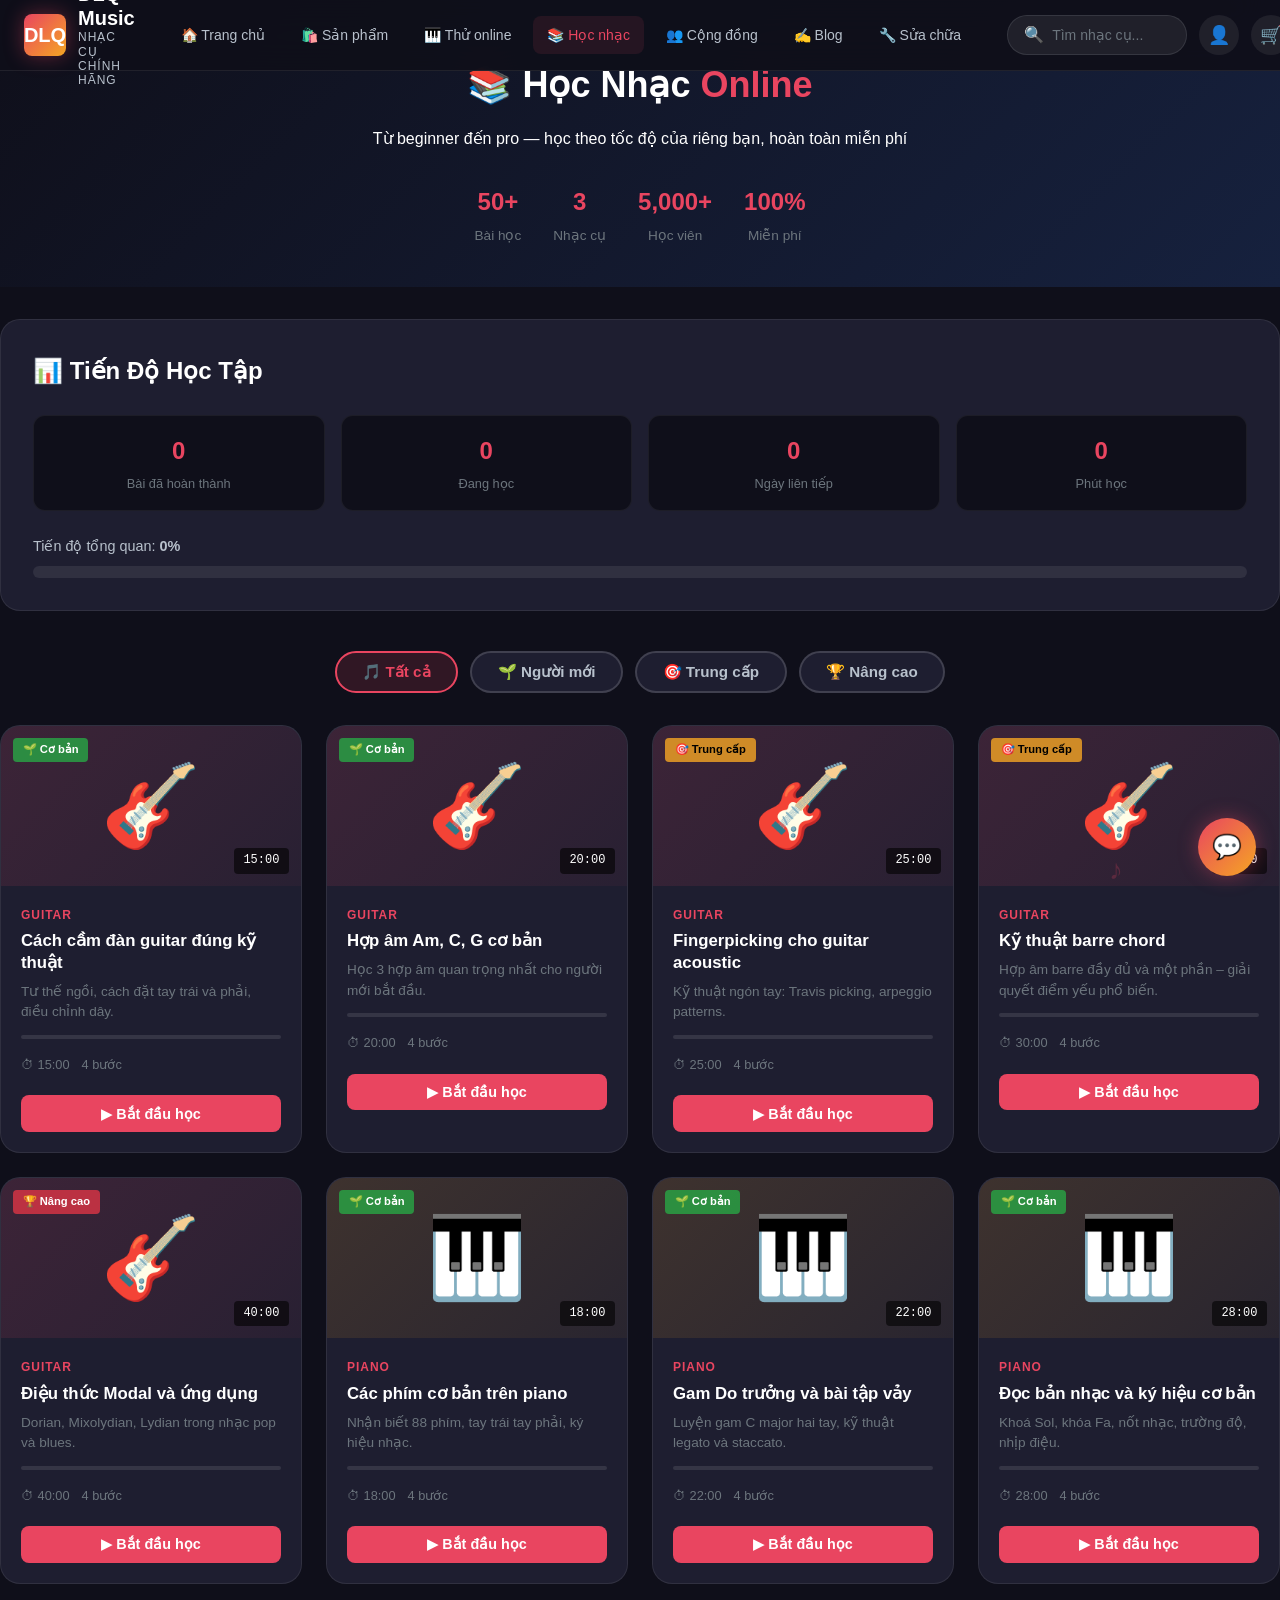
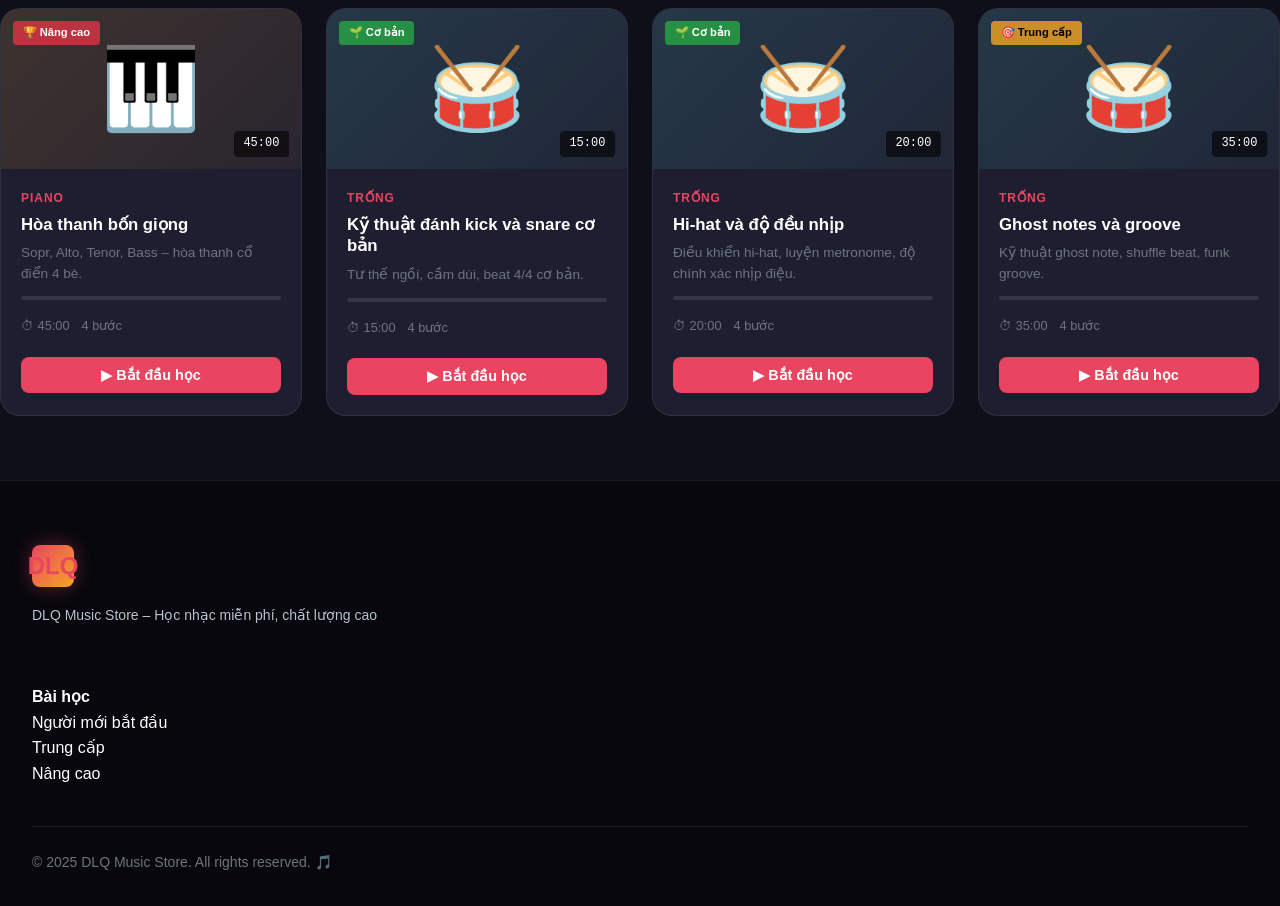
<file: pages/learning.html>
<!DOCTYPE html>
<html lang="vi">
<head>
  <meta charset="UTF-8">
  <meta name="viewport" content="width=device-width, initial-scale=1.0">
  <meta name="description" content="Học nhạc online tại DLQ Music Store - Bài học cho mọi trình độ">
  <title>Học Nhạc Online | DLQ Music Store</title>
  <link rel="stylesheet" href="../css/variables.css">
  <link rel="stylesheet" href="../css/style.css">
  <link rel="stylesheet" href="../css/animations.css">
  <link rel="stylesheet" href="../css/responsive.css">
  <link rel="icon" href="data:image/svg+xml,<svg xmlns='http://www.w3.org/2000/svg' viewBox='0 0 100 100'><text y='.9em' font-size='90'>🎵</text></svg>">
  <style>
    .learning-hero{background:linear-gradient(135deg,var(--bg-dark),var(--primary-light));padding:3.5rem 0 2.5rem;text-align:center}
    .learning-hero h1{font-size:var(--fs-4xl);margin-bottom:0.75rem}
    .learning-stats{display:flex;gap:2rem;justify-content:center;flex-wrap:wrap;margin-top:2rem}
    .l-stat{text-align:center}
    .l-stat strong{display:block;font-size:var(--fs-2xl);color:var(--accent);font-weight:900}
    .l-stat span{font-size:0.85rem;color:var(--text-muted)}
    .level-tabs{display:flex;justify-content:center;gap:0.75rem;margin:2.5rem 0 2rem;flex-wrap:wrap}
    .level-tab{padding:0.6rem 1.6rem;border-radius:var(--radius-full);border:2px solid rgba(255,255,255,0.15);background:var(--bg-card);color:var(--text-secondary);cursor:pointer;font-weight:600;transition:var(--transition-base);font-size:0.95rem}
    .level-tab.active,.level-tab:hover{border-color:var(--accent);background:rgba(233,69,96,0.15);color:var(--accent)}
    .lessons-grid{display:grid;grid-template-columns:repeat(auto-fill,minmax(300px,1fr));gap:1.5rem}
    .lesson-card{background:var(--bg-card);border-radius:var(--radius-xl);border:1px solid rgba(255,255,255,0.08);overflow:hidden;transition:var(--transition-base);cursor:pointer}
    .lesson-card:hover{transform:translateY(-4px);box-shadow:var(--shadow-lg);border-color:rgba(255,255,255,0.15)}
    .lesson-thumb{height:160px;display:flex;align-items:center;justify-content:center;font-size:5rem;position:relative;overflow:hidden}
    .lesson-thumb-guitar{background:linear-gradient(135deg,rgba(233,69,96,0.15),rgba(233,69,96,0.05))}
    .lesson-thumb-piano{background:linear-gradient(135deg,rgba(245,166,35,0.15),rgba(245,166,35,0.05))}
    .lesson-thumb-drum{background:linear-gradient(135deg,rgba(78,205,196,0.15),rgba(78,205,196,0.05))}
    .lesson-thumb-theory{background:linear-gradient(135deg,rgba(124,92,191,0.15),rgba(124,92,191,0.05))}
    .lesson-duration{position:absolute;bottom:0.75rem;right:0.75rem;background:rgba(0,0,0,0.6);color:#fff;padding:0.2rem 0.6rem;border-radius:var(--radius-sm);font-size:0.75rem;font-family:var(--font-mono)}
    .lesson-level-badge{position:absolute;top:0.75rem;left:0.75rem;padding:0.2rem 0.6rem;border-radius:var(--radius-sm);font-size:0.7rem;font-weight:700}
    .badge-beginner{background:rgba(40,167,69,0.8);color:#fff}
    .badge-intermediate{background:rgba(245,166,35,0.8);color:#000}
    .badge-advanced{background:rgba(220,53,69,0.8);color:#fff}
    .lesson-body{padding:1.25rem}
    .lesson-category{font-size:0.75rem;color:var(--accent);text-transform:uppercase;font-weight:700;letter-spacing:0.08em;margin-bottom:0.35rem}
    .lesson-title{font-size:1.05rem;font-weight:700;color:var(--text-primary);margin-bottom:0.5rem;line-height:1.3}
    .lesson-desc{font-size:0.85rem;color:var(--text-muted);line-height:1.5;margin-bottom:0.75rem}
    .lesson-meta{display:flex;gap:0.75rem;align-items:center;font-size:0.8rem;color:var(--text-muted);flex-wrap:wrap}
    .lesson-progress-bar{height:4px;background:rgba(255,255,255,0.1);border-radius:2px;margin:0.75rem 0 1rem;overflow:hidden}
    .lesson-progress-fill{height:100%;background:linear-gradient(90deg,var(--accent),var(--gold));border-radius:2px;transition:width 0.8s ease}
    .lesson-footer{padding:0 1.25rem 1.25rem;display:flex;gap:0.5rem}
    .start-lesson-btn{flex:1;padding:0.65rem;border-radius:var(--radius-md);border:none;font-weight:700;font-size:0.9rem;cursor:pointer;transition:var(--transition-base)}
    .start-lesson-btn.not-started{background:var(--accent);color:#fff}
    .start-lesson-btn.in-progress{background:var(--gold);color:var(--bg-dark)}
    .start-lesson-btn.completed{background:var(--success);color:#fff}
    .start-lesson-btn:hover{transform:translateY(-1px);opacity:0.9}
    /* Progress Dashboard */
    .progress-dashboard{background:var(--bg-card);border-radius:var(--radius-xl);padding:2rem;border:1px solid rgba(255,255,255,0.08);margin-bottom:2rem}
    .progress-dashboard h2{font-size:var(--fs-2xl);margin-bottom:1.5rem;display:flex;align-items:center;gap:0.75rem}
    .progress-stats{display:grid;grid-template-columns:repeat(auto-fit,minmax(150px,1fr));gap:1rem;margin-bottom:1.5rem}
    .progress-stat{background:var(--bg-dark);border-radius:var(--radius-lg);padding:1rem;text-align:center;border:1px solid rgba(255,255,255,0.06)}
    .progress-stat .p-num{font-size:var(--fs-2xl);font-weight:900;color:var(--accent)}
    .progress-stat .p-label{font-size:0.8rem;color:var(--text-muted);margin-top:0.25rem}
    .overall-progress{margin-top:1rem}
    .overall-progress p{font-size:0.9rem;color:var(--text-secondary);margin-bottom:0.5rem}
    .progress-bar-big{height:12px;background:rgba(255,255,255,0.08);border-radius:6px;overflow:hidden}
    .progress-bar-big-fill{height:100%;background:linear-gradient(90deg,var(--accent),var(--gold));border-radius:6px;transition:width 1s ease}
    /* Lesson Modal */
    .lesson-modal{display:none;position:fixed;inset:0;background:rgba(0,0,0,0.8);z-index:var(--z-modal);align-items:center;justify-content:center;padding:1rem}
    .lesson-modal.open{display:flex}
    .lesson-modal-box{background:var(--bg-card);border-radius:var(--radius-xl);max-width:700px;width:100%;max-height:85vh;overflow:auto;border:1px solid rgba(255,255,255,0.1)}
    .lesson-modal-head{display:flex;justify-content:space-between;align-items:center;padding:1.25rem 1.5rem;border-bottom:1px solid rgba(255,255,255,0.1)}
    .lesson-modal-body{padding:1.5rem}
    .lesson-steps{list-style:none;padding:0;display:flex;flex-direction:column;gap:0.5rem;margin:1rem 0}
    .lesson-step{display:flex;align-items:center;gap:0.75rem;padding:0.6rem 0.75rem;border-radius:var(--radius-md);background:rgba(255,255,255,0.03);font-size:0.9rem;cursor:pointer;transition:var(--transition-fast)}
    .lesson-step:hover{background:rgba(255,255,255,0.07)}
    .lesson-step.done{color:var(--success)}
    .lesson-step.done::before{content:'✅'}
    .lesson-step.current{color:var(--accent);background:rgba(233,69,96,0.08)}
    .lesson-step.current::before{content:'▶'}
    .lesson-step.locked::before{content:'🔒';opacity:0.5}
    .lesson-step.locked{opacity:0.5;cursor:default}
    .video-placeholder{aspect-ratio:16/9;background:linear-gradient(135deg,var(--bg-dark),rgba(233,69,96,0.08));border-radius:var(--radius-lg);display:flex;flex-direction:column;align-items:center;justify-content:center;gap:1rem;border:1px dashed rgba(255,255,255,0.1);margin-bottom:1rem}
  </style>
</head>
<body>
<div id="loading-screen" class="loading-screen">
  <div class="loading-logo">DLQ</div>
  <div class="loading-bars"><div class="loading-bar"></div><div class="loading-bar"></div><div class="loading-bar"></div><div class="loading-bar"></div><div class="loading-bar"></div></div>
  <p style="color:var(--text-muted);font-size:0.875rem">Đang tải DLQ Music Store...</p>
</div>
<div id="floating-notes" class="music-notes-container" aria-hidden="true"></div>

<nav class="navbar" role="navigation">
  <div class="nav-container">
    <a href="../index.html" class="nav-logo"><div class="logo-mark">DLQ</div><div class="logo-text"><span class="logo-name">DLQ Music</span><span class="logo-tagline">NHẠC CỤ CHÍNH HÃNG</span></div></a>
    <nav class="nav-links">
      <a href="../index.html" class="nav-link">🏠 Trang chủ</a>
      <a href="../pages/search-results.html" class="nav-link">🛍️ Sản phẩm</a>
      <a href="../pages/interactive-play.html" class="nav-link">🎹 Thử online</a>
      <a href="../pages/learning.html" class="nav-link active">📚 Học nhạc</a>
      <a href="../pages/community.html" class="nav-link">👥 Cộng đồng</a>
      <a href="../pages/blog.html" class="nav-link">✍️ Blog</a>
      <a href="../pages/repair-service.html" class="nav-link">🔧 Sửa chữa</a>
    </nav>
    <div class="nav-actions">
      <div class="nav-search" role="search"><span>🔍</span><input type="search" placeholder="Tìm nhạc cụ..." aria-label="Tìm kiếm" onkeydown="if(event.key==='Enter')window.location.href='../pages/search-results.html?q='+this.value"></div>
      <a href="../pages/profile.html" class="nav-icon-btn">👤</a>
      <a href="../pages/cart.html" class="nav-icon-btn" style="position:relative">🛒<span class="cart-badge" style="display:none">0</span></a>
      <button class="hamburger" aria-label="Menu" aria-expanded="false"><span></span><span></span><span></span></button>
    </div>
  </div>
</nav>
<div class="mobile-menu">
  <a href="../index.html" class="nav-link">🏠 Trang chủ</a>
  <a href="../pages/search-results.html" class="nav-link">🛍️ Sản phẩm</a>
  <a href="../pages/interactive-play.html" class="nav-link">🎹 Thử nhạc cụ online</a>
  <a href="../pages/learning.html" class="nav-link">📚 Học nhạc</a>
  <a href="../pages/community.html" class="nav-link">👥 Cộng đồng</a>
  <a href="../pages/blog.html" class="nav-link">✍️ Blog</a>
  <a href="../pages/repair-service.html" class="nav-link">🔧 Sửa chữa</a>
  <a href="../pages/profile.html" class="nav-link">👤 Tài khoản</a>
  <a href="../pages/cart.html" class="nav-link">🛒 Giỏ hàng</a>
</div>

<main>
  <section class="learning-hero">
    <div class="container">
      <h1>📚 Học Nhạc <span class="text-accent">Online</span></h1>
      <p class="text-secondary">Từ beginner đến pro — học theo tốc độ của riêng bạn, hoàn toàn miễn phí</p>
      <div class="learning-stats">
        <div class="l-stat"><strong>50+</strong><span>Bài học</span></div>
        <div class="l-stat"><strong>3</strong><span>Nhạc cụ</span></div>
        <div class="l-stat"><strong>5,000+</strong><span>Học viên</span></div>
        <div class="l-stat"><strong>100%</strong><span>Miễn phí</span></div>
      </div>
    </div>
  </section>

  <div class="container" style="padding:2rem 0 4rem">
    <!-- Progress Dashboard -->
    <div class="progress-dashboard animate-on-scroll" id="progress-dashboard">
      <h2>📊 Tiến Độ Học Tập</h2>
      <div class="progress-stats">
        <div class="progress-stat"><div class="p-num" id="lessons-completed">0</div><div class="p-label">Bài đã hoàn thành</div></div>
        <div class="progress-stat"><div class="p-num" id="lessons-in-progress">0</div><div class="p-label">Đang học</div></div>
        <div class="progress-stat"><div class="p-num" id="study-streak">0</div><div class="p-label">Ngày liên tiếp</div></div>
        <div class="progress-stat"><div class="p-num" id="total-minutes">0</div><div class="p-label">Phút học</div></div>
      </div>
      <div class="overall-progress">
        <p>Tiến độ tổng quan: <strong id="overall-pct">0%</strong></p>
        <div class="progress-bar-big"><div class="progress-bar-big-fill" id="overall-progress-fill" style="width:0%"></div></div>
      </div>
    </div>

    <!-- Level Filter Tabs -->
    <div class="level-tabs" role="tablist" aria-label="Lọc theo trình độ">
      <button class="level-tab active" data-level="all" role="tab" aria-selected="true">🎵 Tất cả</button>
      <button class="level-tab" data-level="beginner" role="tab" aria-selected="false">🌱 Người mới</button>
      <button class="level-tab" data-level="intermediate" role="tab" aria-selected="false">🎯 Trung cấp</button>
      <button class="level-tab" data-level="advanced" role="tab" aria-selected="false">🏆 Nâng cao</button>
    </div>

    <!-- Lessons Grid -->
    <div class="lessons-grid" id="lessons-grid" role="list" aria-label="Danh sách bài học">
      <p style="color:var(--text-muted);text-align:center;padding:3rem;grid-column:1/-1">Đang tải bài học...</p>
    </div>
  </div>
</main>

<!-- Lesson Modal -->
<div class="lesson-modal" id="lesson-modal" role="dialog" aria-label="Bài học">
  <div class="lesson-modal-box">
    <div class="lesson-modal-head">
      <h3 id="modal-lesson-title">Bài học</h3>
      <button onclick="document.getElementById('lesson-modal').classList.remove('open')" aria-label="Đóng">✕</button>
    </div>
    <div class="lesson-modal-body">
      <div class="video-placeholder">
        <span style="font-size:4rem">▶</span>
        <p style="color:var(--text-muted);font-size:0.9rem">Video bài học sẽ hiển thị tại đây</p>
        <p style="color:var(--text-muted);font-size:0.8rem">🎬 Kết nối YouTube/Vimeo để xem</p>
      </div>
      <div id="modal-lesson-content">
        <h4>Nội dung bài học</h4>
        <ul class="lesson-steps" id="lesson-steps-list"></ul>
      </div>
      <div style="display:flex;gap:0.75rem;margin-top:1.5rem">
        <button id="modal-mark-done" class="btn btn-primary" style="flex:1">✅ Đánh dấu hoàn thành</button>
        <button id="modal-prev" class="btn btn-secondary">← Trước</button>
        <button id="modal-next" class="btn btn-secondary">Tiếp →</button>
      </div>
    </div>
  </div>
</div>

<footer class="footer">
  <div class="container">
    <div class="footer-grid">
      <div class="footer-brand"><div class="logo-mark" style="font-size:1.5rem;font-weight:900;color:var(--accent)">DLQ</div><p>DLQ Music Store – Học nhạc miễn phí, chất lượng cao</p></div>
      <div><h4>Bài học</h4><ul><li><a href="?level=beginner">Người mới bắt đầu</a></li><li><a href="?level=intermediate">Trung cấp</a></li><li><a href="?level=advanced">Nâng cao</a></li></ul></div>
    </div>
    <div class="footer-bottom"><p>© 2025 DLQ Music Store. All rights reserved. 🎵</p></div>
  </div>
</footer>

<div class="chatbot-widget"><div class="chatbot-box" id="chatbot-box"><div class="chatbot-header"><div class="chatbot-avatar">🤖</div><div class="chatbot-info"><h4>DLQ Bot</h4><p>Tư vấn 24/7</p></div><button class="chatbot-close" id="chatbot-close">✕</button></div><div class="chatbot-messages" id="chatbot-messages" role="log" aria-live="polite"></div><div class="chatbot-quick-replies" id="chatbot-quick-replies"></div><div class="chatbot-input-area"><input type="text" class="chatbot-input" id="chatbot-input" placeholder="Nhập câu hỏi..." aria-label="Nhập tin nhắn"><button class="chatbot-send" id="chatbot-send">➤</button></div></div><button class="chatbot-toggle" id="chatbot-toggle">💬</button></div>
<div class="toast-container" aria-live="polite" aria-atomic="true"></div>

<script src="../js/storage.js"></script>
<script src="../js/main.js"></script>
<script src="../js/audio-player.js"></script>
<script src="../js/mood-system.js"></script>
<script src="../js/animations.js"></script>
<script src="../js/chatbot.js"></script>

<script>
const LESSONS = [
  {id:'l1',title:'Cách cầm đàn guitar đúng kỹ thuật',desc:'Tư thế ngồi, cách đặt tay trái và phải, điều chỉnh dây.',category:'guitar',level:'beginner',duration:'15:00',icon:'🎸',steps:['Tư thế ngồi chuẩn','Cách đặt tay trái','Kỹ thuật gảy dây','Luyện tập cơ bản']},
  {id:'l2',title:'Hợp âm Am, C, G cơ bản',desc:'Học 3 hợp âm quan trọng nhất cho người mới bắt đầu.',category:'guitar',level:'beginner',duration:'20:00',icon:'🎸',steps:['Hợp âm Am','Hợp âm C','Hợp âm G','Chuyển hợp âm']},
  {id:'l3',title:'Fingerpicking cho guitar acoustic',desc:'Kỹ thuật ngón tay: Travis picking, arpeggio patterns.',category:'guitar',level:'intermediate',duration:'25:00',icon:'🎸',steps:['Cơ bản Travis picking','Pattern arpeggio','Luyện tốc độ','Áp dụng vào bài hát']},
  {id:'l4',title:'Kỹ thuật barre chord',desc:'Hợp âm barre đầy đủ và một phần – giải quyết điểm yếu phổ biến.',category:'guitar',level:'intermediate',duration:'30:00',icon:'🎸',steps:['Hiểu barre chord','Barre chord Am shape','Barre chord E shape','Luyện tập chuyển']},
  {id:'l5',title:'Điệu thức Modal và ứng dụng',desc:'Dorian, Mixolydian, Lydian trong nhạc pop và blues.',category:'guitar',level:'advanced',duration:'40:00',icon:'🎸',steps:['Lý thuyết Modal','Dorian mode','Mixolydian mode','Ứng tấu jazz blues']},
  {id:'l6',title:'Các phím cơ bản trên piano',desc:'Nhận biết 88 phím, tay trái tay phải, ký hiệu nhạc.',category:'piano',level:'beginner',duration:'18:00',icon:'🎹',steps:['Nhận biết bàn phím','Tư thế ngồi và tay','Kỹ thuật đánh số ngón','Bài tập cơ bản']},
  {id:'l7',title:'Gam Do trưởng và bài tập vảy',desc:'Luyện gam C major hai tay, kỹ thuật legato và staccato.',category:'piano',level:'beginner',duration:'22:00',icon:'🎹',steps:['Gam C major tay phải','Gam C major tay trái','Kết hợp hai tay','Legato và Staccato']},
  {id:'l8',title:'Đọc bản nhạc và ký hiệu cơ bản',desc:'Khoá Sol, khóa Fa, nốt nhạc, trường độ, nhịp điệu.',category:'piano',level:'beginner',duration:'28:00',icon:'🎹',steps:['Khóa Sol và Fa','Giá trị nốt nhạc','Nhịp và phách','Đọc bản nhạc đơn giản']},
  {id:'l9',title:'Hòa thanh bốn giọng',desc:'Sopr, Alto, Tenor, Bass – hòa thanh cổ điển 4 bè.',category:'piano',level:'advanced',duration:'45:00',icon:'🎹',steps:['Nguyên tắc 4 bè','Phân tích hòa âm','Giải quyết hợp âm','Luyện tập thực tế']},
  {id:'l10',title:'Kỹ thuật đánh kick và snare cơ bản',desc:'Tư thế ngồi, cầm dùi, beat 4/4 cơ bản.',category:'drum',level:'beginner',duration:'15:00',icon:'🥁',steps:['Tư thế và cầm dùi','Kick drum technique','Snare drum technique','Beat 4/4 cơ bản']},
  {id:'l11',title:'Hi-hat và độ đều nhịp',desc:'Điều khiển hi-hat, luyện metronome, độ chính xác nhịp điệu.',category:'drum',level:'beginner',duration:'20:00',icon:'🥁',steps:['Hi-hat closed','Hi-hat open','Kết hợp 3 âm','Luyện metronome']},
  {id:'l12',title:'Ghost notes và groove',desc:'Kỹ thuật ghost note, shuffle beat, funk groove.',category:'drum',level:'intermediate',duration:'35:00',icon:'🥁',steps:['Ghost notes là gì','Shuffle beat','Funk groove pattern','Ứng tấu tự do']},
];

let currentLessonId = null;
const progress = JSON.parse(localStorage.getItem('dlq_learning_progress')||'{}');

function getLessonStatus(id) { return progress[id]||'not-started'; }
function setLessonStatus(id, status) { progress[id]=status; localStorage.setItem('dlq_learning_progress',JSON.stringify(progress)); }

function updateStats() {
  const done = LESSONS.filter(l=>getLessonStatus(l.id)==='completed').length;
  const inProg = LESSONS.filter(l=>getLessonStatus(l.id)==='in-progress').length;
  document.getElementById('lessons-completed').textContent = done;
  document.getElementById('lessons-in-progress').textContent = inProg;
  const streak = parseInt(localStorage.getItem('dlq_streak')||'0');
  document.getElementById('study-streak').textContent = streak;
  document.getElementById('total-minutes').textContent = done*20;
  const pct = Math.round(done/LESSONS.length*100);
  document.getElementById('overall-pct').textContent = pct+'%';
  document.getElementById('overall-progress-fill').style.width = pct+'%';
}

function renderLessons(filterLevel='all') {
  const grid = document.getElementById('lessons-grid');
  const filtered = LESSONS.filter(l=>filterLevel==='all'||l.level===filterLevel);
  grid.innerHTML = filtered.map(l=>{
    const status = getLessonStatus(l.id);
    const pct = status==='completed'?100:status==='in-progress'?50:0;
    return `
    <div class="lesson-card animate-on-scroll" data-lesson-id="${l.id}" role="listitem" tabindex="0">
      <div class="lesson-thumb lesson-thumb-${l.category}">
        <span aria-hidden="true">${l.icon}</span>
        <div class="lesson-duration">${l.duration}</div>
        <div class="lesson-level-badge badge-${l.level}">${{beginner:'🌱 Cơ bản',intermediate:'🎯 Trung cấp',advanced:'🏆 Nâng cao'}[l.level]}</div>
      </div>
      <div class="lesson-body">
        <div class="lesson-category">${{guitar:'Guitar',piano:'Piano',drum:'Trống',theory:'Lý thuyết'}[l.category]}</div>
        <div class="lesson-title">${l.title}</div>
        <div class="lesson-desc">${l.desc}</div>
        <div class="lesson-progress-bar"><div class="lesson-progress-fill" style="width:${pct}%"></div></div>
        <div class="lesson-meta">
          <span>⏱ ${l.duration}</span>
          <span>${l.steps.length} bước</span>
          ${status==='completed'?'<span style="color:var(--success)">✅ Hoàn thành</span>':status==='in-progress'?'<span style="color:var(--gold)">▶ Đang học</span>':''}
        </div>
      </div>
      <div class="lesson-footer">
        <button class="start-lesson-btn ${status}" data-id="${l.id}">
          ${status==='completed'?'↺ Học lại':status==='in-progress'?'▶ Tiếp tục':'▶ Bắt đầu học'}
        </button>
      </div>
    </div>`;
  }).join('');

  grid.querySelectorAll('.start-lesson-btn').forEach(btn=>{
    btn.addEventListener('click', e=>{ e.stopPropagation(); openLesson(btn.dataset.id); });
  });
  grid.querySelectorAll('.lesson-card').forEach(card=>{
    card.addEventListener('click',()=>openLesson(card.dataset.lessonId));
    card.addEventListener('keydown',e=>{ if(e.key==='Enter') openLesson(card.dataset.lessonId); });
    if(window.Animations?._scrollObserver) Animations._scrollObserver.observe(card);
  });
}

function openLesson(id) {
  const lesson = LESSONS.find(l=>l.id===id);
  if(!lesson) return;
  currentLessonId = id;
  document.getElementById('modal-lesson-title').textContent = lesson.icon + ' ' + lesson.title;
  document.getElementById('lesson-steps-list').innerHTML = lesson.steps.map((s,i)=>{
    const status = getLessonStatus(id);
    const cls = status==='completed'?'done':i===0&&status==='in-progress'?'current':'';
    return `<li class="lesson-step ${cls}" data-step="${i}"><span>${s}</span></li>`;
  }).join('');
  if(getLessonStatus(id)==='not-started') setLessonStatus(id,'in-progress');
  document.getElementById('lesson-modal').classList.add('open');
  updateStats();
  renderLessons(document.querySelector('.level-tab.active')?.dataset.level||'all');
}

document.getElementById('modal-mark-done')?.addEventListener('click',()=>{
  if(currentLessonId){
    setLessonStatus(currentLessonId,'completed');
    document.getElementById('lesson-modal').classList.remove('open');
    updateStats();
    renderLessons(document.querySelector('.level-tab.active')?.dataset.level||'all');
    if(window.DLQToast) DLQToast.show('🎉 Bài học hoàn thành! +20 điểm kinh nghiệm','success');
  }
});

document.querySelectorAll('.level-tab').forEach(btn=>{
  btn.addEventListener('click',()=>{
    document.querySelectorAll('.level-tab').forEach(b=>{b.classList.remove('active');b.setAttribute('aria-selected','false');});
    btn.classList.add('active'); btn.setAttribute('aria-selected','true');
    renderLessons(btn.dataset.level);
  });
});

document.addEventListener('DOMContentLoaded',()=>{
  const params = new URLSearchParams(location.search);
  const lvl = params.get('level');
  if(lvl){ const t=document.querySelector(`.level-tab[data-level="${lvl}"]`); if(t) t.click(); else renderLessons(); }
  else renderLessons();
  updateStats();
});
</script>
</body>
</html>
</file>
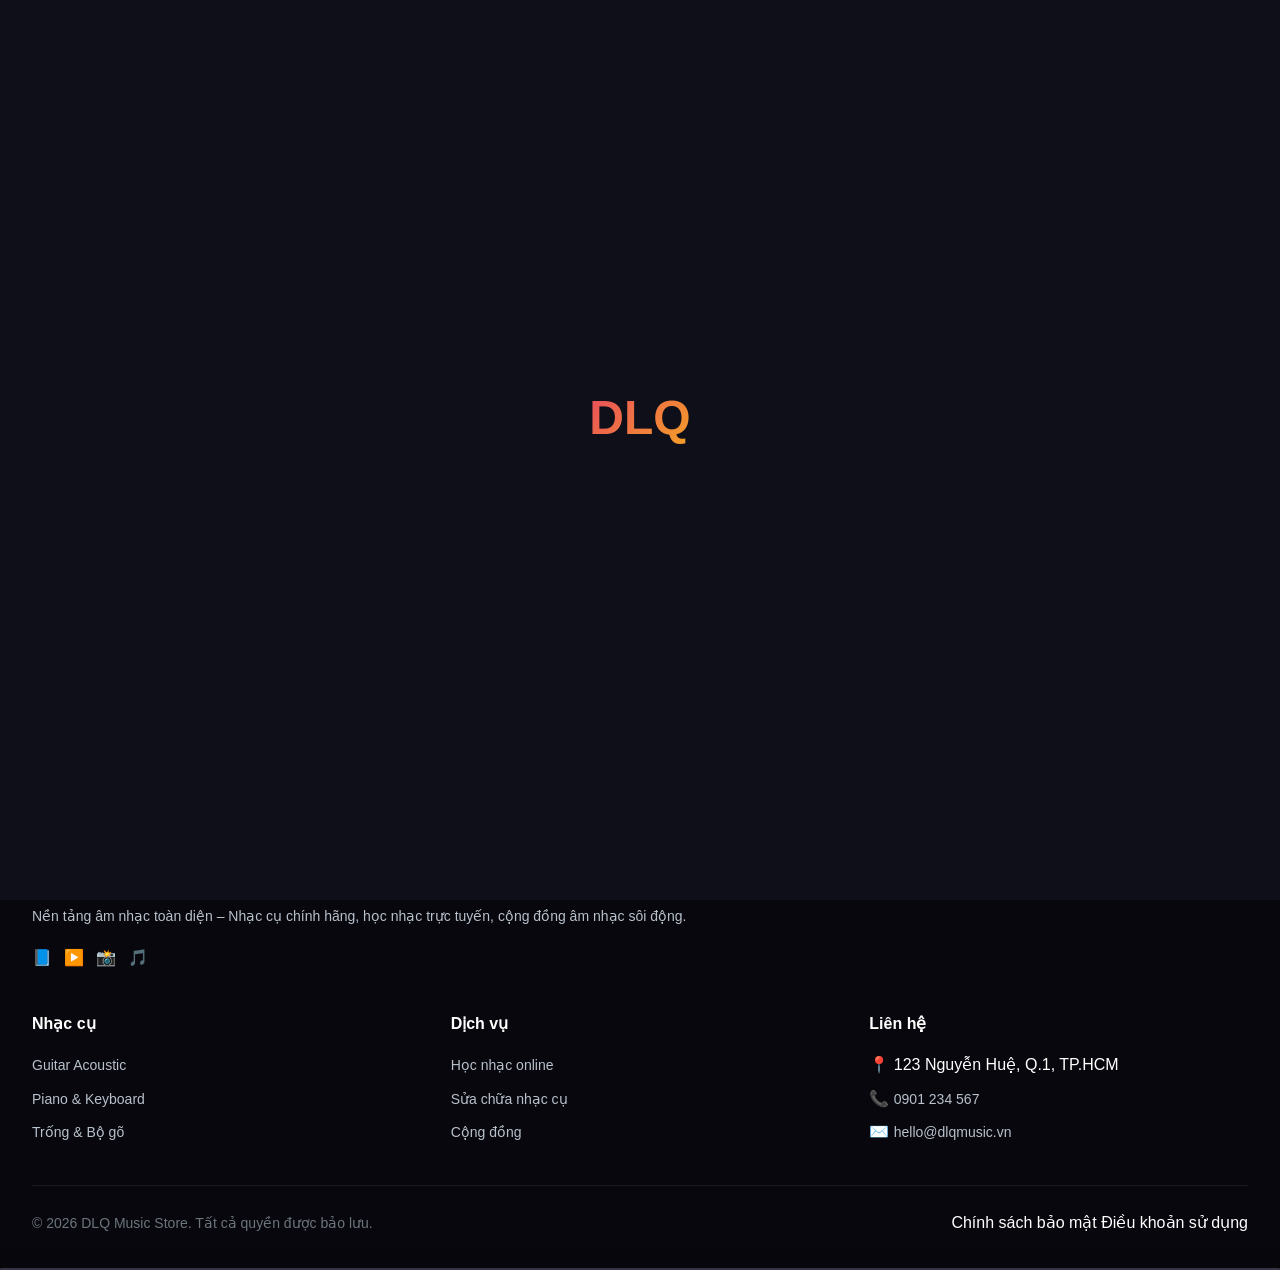
<file: pages/profile.html>
<!DOCTYPE html>
<html lang="vi">
<head>
  <meta charset="UTF-8">
  <meta name="viewport" content="width=device-width, initial-scale=1.0">
  <meta name="description" content="Trang cá nhân DLQ Music – Lịch sử mua hàng, wishlist, nhạc cụ sở hữu, thành tích học nhạc">
  <title>Trang Cá Nhân | DLQ Music Store</title>
  <link rel="stylesheet" href="../css/variables.css">
  <link rel="stylesheet" href="../css/style.css">
  <link rel="stylesheet" href="../css/animations.css">
  <link rel="stylesheet" href="../css/responsive.css">
  <link rel="icon" href="data:image/svg+xml,<svg xmlns='http://www.w3.org/2000/svg' viewBox='0 0 100 100'><text y='.9em' font-size='90'>🎵</text></svg>">
  <style>
    /* ===== PROFILE PAGE STYLES ===== */
    .profile-hero {
      background: linear-gradient(135deg, var(--bg-dark) 0%, rgba(100,149,237,0.12) 50%, var(--primary-light) 100%);
      padding: 3rem 0;
    }
    .profile-hero-inner {
      display: flex;
      gap: 2rem;
      align-items: flex-end;
      flex-wrap: wrap;
    }
    .profile-avatar-wrap { position: relative; flex-shrink: 0; }
    .profile-avatar {
      width: 120px;
      height: 120px;
      border-radius: 50%;
      background: linear-gradient(135deg, var(--accent), var(--gold));
      display: flex;
      align-items: center;
      justify-content: center;
      font-size: 4rem;
      border: 4px solid rgba(255,255,255,0.15);
      cursor: pointer;
      transition: var(--transition-base);
    }
    .profile-avatar:hover { transform: scale(1.05); }
    .avatar-edit-btn {
      position: absolute;
      bottom: 4px;
      right: 4px;
      width: 30px;
      height: 30px;
      border-radius: 50%;
      background: var(--accent);
      border: 2px solid var(--bg-dark);
      display: flex;
      align-items: center;
      justify-content: center;
      font-size: 0.85rem;
      cursor: pointer;
    }
    .profile-info { flex: 1; min-width: 200px; }
    .profile-name { font-size: var(--fs-3xl); font-weight: 900; color: var(--text-primary); margin-bottom: 0.25rem; }
    .profile-level {
      display: inline-flex;
      align-items: center;
      gap: 0.4rem;
      padding: 0.3rem 0.9rem;
      border-radius: var(--radius-full);
      background: rgba(233,69,96,0.15);
      color: var(--accent);
      border: 1px solid rgba(233,69,96,0.3);
      font-size: 0.82rem;
      font-weight: 700;
      margin-bottom: 0.5rem;
    }
    .profile-joined { font-size: 0.82rem; color: var(--text-muted); }
    .profile-stats-row {
      display: flex;
      gap: 2rem;
      flex-wrap: wrap;
      margin-top: 0.75rem;
    }
    .profile-stat { text-align: center; }
    .profile-stat strong { display: block; font-size: var(--fs-xl); font-weight: 900; color: var(--text-primary); }
    .profile-stat span { font-size: 0.78rem; color: var(--text-muted); }
    .profile-actions { display: flex; gap: 0.75rem; align-items: flex-end; margin-left: auto; flex-wrap: wrap; }

    /* Tabs */
    .profile-tabs {
      display: flex;
      gap: 0;
      border-bottom: 2px solid rgba(255,255,255,0.08);
      margin-bottom: 2rem;
      overflow-x: auto;
      scrollbar-width: none;
    }
    .profile-tabs::-webkit-scrollbar { display: none; }
    .profile-tab {
      padding: 0.75rem 1.5rem;
      background: none;
      border: none;
      color: var(--text-muted);
      cursor: pointer;
      font-size: 0.95rem;
      font-weight: 600;
      transition: var(--transition-fast);
      border-bottom: 3px solid transparent;
      margin-bottom: -2px;
      white-space: nowrap;
      display: flex;
      align-items: center;
      gap: 0.4rem;
    }
    .profile-tab:hover { color: var(--text-primary); }
    .profile-tab.active { color: var(--text-primary); border-bottom-color: var(--accent); }

    .tab-pane { display: none; animation: fadeIn 0.3s ease; }
    .tab-pane.active { display: block; }

    /* Order history */
    .order-list { display: flex; flex-direction: column; gap: 1.25rem; }
    .order-card {
      background: var(--bg-card);
      border-radius: var(--radius-xl);
      padding: 1.5rem;
      border: 1px solid rgba(255,255,255,0.08);
      transition: var(--transition-base);
    }
    .order-card:hover { border-color: rgba(255,255,255,0.15); }
    .order-header { display: flex; justify-content: space-between; align-items: flex-start; gap: 1rem; margin-bottom: 1rem; flex-wrap: wrap; }
    .order-id { font-size: 0.82rem; color: var(--text-muted); margin-bottom: 0.15rem; }
    .order-date { font-size: 0.85rem; color: var(--text-muted); }
    .order-status {
      padding: 0.3rem 0.9rem;
      border-radius: var(--radius-full);
      font-size: 0.78rem;
      font-weight: 700;
    }
    .status-delivered { background: rgba(40,167,69,0.15); color: var(--success); }
    .status-shipping { background: rgba(100,149,237,0.15); color: cornflowerblue; }
    .status-processing { background: rgba(255,165,0,0.15); color: orange; }
    .status-cancelled { background: rgba(220,53,69,0.15); color: var(--danger); }
    .order-items { display: flex; gap: 1rem; flex-wrap: wrap; margin-bottom: 1rem; }
    .order-item { display: flex; gap: 0.75rem; align-items: center; }
    .order-item-thumb { width: 60px; height: 60px; border-radius: var(--radius-md); background: linear-gradient(135deg,var(--bg-dark),rgba(233,69,96,0.1)); display: flex; align-items: center; justify-content: center; font-size: 1.8rem; flex-shrink: 0; }
    .order-item-info h4 { font-size: 0.9rem; font-weight: 600; color: var(--text-primary); margin-bottom: 0.15rem; }
    .order-item-info span { font-size: 0.8rem; color: var(--text-muted); }
    .order-footer { display: flex; justify-content: space-between; align-items: center; flex-wrap: wrap; gap: 0.75rem; border-top: 1px solid rgba(255,255,255,0.06); padding-top: 0.75rem; }
    .order-total { font-size: 0.9rem; color: var(--text-muted); }
    .order-total strong { color: var(--accent); font-size: 1rem; font-weight: 800; }
    .order-actions { display: flex; gap: 0.5rem; }
    .order-actions button { padding: 0.4rem 0.9rem; border-radius: var(--radius-full); border: 1px solid rgba(255,255,255,0.12); background: none; color: var(--text-muted); cursor: pointer; font-size: 0.82rem; transition: var(--transition-fast); }
    .order-actions button:hover { border-color: var(--accent); color: var(--accent); }

    /* Wishlist */
    .wishlist-grid { display: grid; grid-template-columns: repeat(auto-fill, minmax(220px, 1fr)); gap: 1.25rem; }
    .wishlist-card {
      background: var(--bg-card);
      border-radius: var(--radius-xl);
      overflow: hidden;
      border: 1px solid rgba(255,255,255,0.08);
      transition: var(--transition-base);
      position: relative;
    }
    .wishlist-card:hover { border-color: rgba(255,255,255,0.18); transform: translateY(-3px); box-shadow: var(--shadow-lg); }
    .wishlist-thumb { height: 160px; background: linear-gradient(135deg,var(--bg-dark),rgba(233,69,96,0.1)); display: flex; align-items: center; justify-content: center; font-size: 5rem; position: relative; }
    .wishlist-remove { position: absolute; top: 0.6rem; right: 0.6rem; width: 28px; height: 28px; border-radius: 50%; background: rgba(220,53,69,0.2); border: 1px solid rgba(220,53,69,0.3); color: var(--danger); cursor: pointer; display: flex; align-items: center; justify-content: center; font-size: 0.8rem; transition: var(--transition-fast); }
    .wishlist-remove:hover { background: var(--danger); color: #fff; }
    .wishlist-info { padding: 1rem; }
    .wishlist-name { font-size: 0.9rem; font-weight: 700; color: var(--text-primary); margin-bottom: 0.25rem; line-height: 1.4; }
    .wishlist-price { color: var(--accent); font-weight: 800; margin-bottom: 0.75rem; }
    .wishlist-info .btn { width: 100%; font-size: 0.85rem; padding: 0.5rem; }

    /* My instruments */
    .instruments-grid { display: grid; grid-template-columns: repeat(auto-fill, minmax(260px, 1fr)); gap: 1.25rem; }
    .instrument-owned {
      background: var(--bg-card);
      border-radius: var(--radius-xl);
      padding: 1.5rem;
      border: 1px solid rgba(255,255,255,0.08);
      transition: var(--transition-base);
    }
    .instrument-owned:hover { border-color: rgba(255,255,255,0.18); }
    .inst-header { display: flex; gap: 1rem; align-items: flex-start; margin-bottom: 1rem; }
    .inst-icon { font-size: 2.5rem; flex-shrink: 0; }
    .inst-name { font-weight: 700; color: var(--text-primary); margin-bottom: 0.15rem; }
    .inst-brand { font-size: 0.8rem; color: var(--accent); font-weight: 600; }
    .inst-since { font-size: 0.78rem; color: var(--text-muted); }
    .inst-tags { display: flex; gap: 0.4rem; flex-wrap: wrap; }
    .inst-tag { padding: 0.2rem 0.6rem; border-radius: var(--radius-full); background: rgba(255,255,255,0.06); font-size: 0.75rem; color: var(--text-secondary); }

    /* Learning progress */
    .progress-overview { display: grid; grid-template-columns: repeat(auto-fill, minmax(160px, 1fr)); gap: 1rem; margin-bottom: 2rem; }
    .progress-card {
      background: var(--bg-card);
      border-radius: var(--radius-xl);
      padding: 1.25rem;
      border: 1px solid rgba(255,255,255,0.08);
      text-align: center;
    }
    .progress-icon { font-size: 2rem; margin-bottom: 0.5rem; }
    .progress-value { font-size: var(--fs-2xl); font-weight: 900; color: var(--accent); }
    .progress-label { font-size: 0.78rem; color: var(--text-muted); }

    .achievement-grid { display: grid; grid-template-columns: repeat(auto-fill, minmax(160px, 1fr)); gap: 1rem; margin-top: 1.5rem; }
    .achievement-card {
      background: var(--bg-card);
      border-radius: var(--radius-xl);
      padding: 1.25rem;
      border: 1px solid rgba(255,255,255,0.08);
      text-align: center;
      transition: var(--transition-base);
    }
    .achievement-card:hover { transform: translateY(-2px); }
    .achievement-card.locked { opacity: 0.4; filter: grayscale(0.8); }
    .achievement-icon { font-size: 2.5rem; margin-bottom: 0.5rem; }
    .achievement-name { font-size: 0.85rem; font-weight: 700; color: var(--text-primary); margin-bottom: 0.15rem; }
    .achievement-desc { font-size: 0.75rem; color: var(--text-muted); }

    .lesson-progress-list { display: flex; flex-direction: column; gap: 1rem; }
    .lesson-progress-item {
      background: var(--bg-card);
      border-radius: var(--radius-xl);
      padding: 1.25rem;
      border: 1px solid rgba(255,255,255,0.08);
    }
    .lesson-progress-header { display: flex; justify-content: space-between; align-items: center; margin-bottom: 0.75rem; flex-wrap: wrap; gap: 0.5rem; }
    .lesson-progress-title { font-weight: 700; color: var(--text-primary); font-size: 0.95rem; }
    .lesson-progress-pct { font-size: 0.85rem; color: var(--accent); font-weight: 700; }
    .progress-bar-wrap { height: 8px; background: rgba(255,255,255,0.08); border-radius: var(--radius-full); overflow: hidden; margin-bottom: 0.5rem; }
    .progress-bar-fill { height: 100%; border-radius: var(--radius-full); background: linear-gradient(90deg,var(--accent),var(--gold)); transition: width 1s ease; }
    .lesson-progress-meta { font-size: 0.78rem; color: var(--text-muted); }

    /* Settings */
    .settings-grid { display: grid; grid-template-columns: repeat(auto-fill, minmax(320px, 1fr)); gap: 1.5rem; }
    .settings-card { background: var(--bg-card); border-radius: var(--radius-xl); padding: 1.5rem; border: 1px solid rgba(255,255,255,0.08); }
    .settings-card h3 { font-size: 1rem; font-weight: 700; margin-bottom: 1.25rem; display: flex; align-items: center; gap: 0.5rem; }
    .settings-row { display: flex; justify-content: space-between; align-items: center; padding: 0.6rem 0; border-bottom: 1px solid rgba(255,255,255,0.06); }
    .settings-row:last-child { border-bottom: none; }
    .settings-label { font-size: 0.875rem; color: var(--text-secondary); }
    .toggle-switch { position: relative; width: 44px; height: 24px; cursor: pointer; }
    .toggle-switch input { opacity: 0; width: 0; height: 0; }
    .toggle-slider { position: absolute; inset: 0; background: rgba(255,255,255,0.15); border-radius: 24px; transition: var(--transition-fast); }
    .toggle-slider::before { content: ''; position: absolute; height: 18px; width: 18px; left: 3px; top: 3px; background: #fff; border-radius: 50%; transition: var(--transition-fast); }
    .toggle-switch input:checked + .toggle-slider { background: var(--accent); }
    .toggle-switch input:checked + .toggle-slider::before { transform: translateX(20px); }

    /* Login prompt */
    .login-prompt {
      text-align: center;
      padding: 4rem 2rem;
    }
    .login-prompt .icon { font-size: 5rem; margin-bottom: 1rem; }
    .login-prompt h2 { font-size: var(--fs-2xl); margin-bottom: 0.5rem; }
    .login-prompt p { color: var(--text-muted); margin-bottom: 1.5rem; }
    .login-form-card {
      max-width: 420px;
      margin: 0 auto;
      background: var(--bg-card);
      border-radius: var(--radius-xl);
      padding: 2rem;
      border: 1px solid rgba(255,255,255,0.1);
    }
    .auth-tabs { display: flex; gap: 0; border-bottom: 2px solid rgba(255,255,255,0.08); margin-bottom: 1.5rem; }
    .auth-tab { flex: 1; padding: 0.65rem; background: none; border: none; color: var(--text-muted); cursor: pointer; font-size: 0.95rem; font-weight: 600; border-bottom: 2px solid transparent; margin-bottom: -2px; transition: var(--transition-fast); }
    .auth-tab.active { color: var(--text-primary); border-bottom-color: var(--accent); }
    .auth-form { display: none; }
    .auth-form.active { display: block; animation: fadeIn 0.3s ease; }
    .auth-input { width: 100%; padding: 0.75rem 1rem; background: var(--bg-dark); border: 1px solid rgba(255,255,255,0.12); border-radius: var(--radius-md); color: var(--text-primary); font-size: 0.95rem; margin-bottom: 0.75rem; }
    .auth-input:focus { outline: none; border-color: var(--accent); }
    .auth-divider { text-align: center; color: var(--text-muted); font-size: 0.85rem; margin: 1rem 0; position: relative; }
    .auth-divider::before { content: ''; position: absolute; top: 50%; left: 0; right: 0; height: 1px; background: rgba(255,255,255,0.08); }
    .auth-divider span { background: var(--bg-card); padding: 0 0.75rem; position: relative; }
    .social-login { display: flex; gap: 0.75rem; }
    .social-login button { flex: 1; padding: 0.65rem; background: rgba(255,255,255,0.06); border: 1px solid rgba(255,255,255,0.12); border-radius: var(--radius-md); color: var(--text-primary); cursor: pointer; font-size: 0.875rem; transition: var(--transition-fast); }
    .social-login button:hover { background: rgba(255,255,255,0.1); }
  </style>
</head>
<body>

<!-- Loading Screen -->
<div id="loading-screen" class="loading-screen">
  <div class="loading-logo">DLQ</div>
  <div class="loading-bars">
    <div class="loading-bar"></div><div class="loading-bar"></div>
    <div class="loading-bar"></div><div class="loading-bar"></div>
    <div class="loading-bar"></div>
  </div>
</div>

<div id="floating-notes" class="music-notes-container" aria-hidden="true"></div>

<!-- NAVBAR -->
<nav class="navbar" role="navigation" aria-label="Main navigation">
  <div class="nav-container">
    <a href="../index.html" class="nav-logo" aria-label="DLQ Music Store home">
      <div class="logo-mark" aria-hidden="true">DLQ</div>
      <div class="logo-text">
        <span class="logo-name">DLQ Music</span>
        <span class="logo-tagline">NHẠC CỤ CHÍNH HÃNG</span>
      </div>
    </a>
    <nav class="nav-links">
      <a href="../index.html" class="nav-link">🏠 Trang chủ</a>
      <a href="search-results.html" class="nav-link">🛍️ Sản phẩm</a>
      <a href="interactive-play.html" class="nav-link">🎹 Thử online</a>
      <a href="learning.html" class="nav-link">📚 Học nhạc</a>
      <a href="community.html" class="nav-link">👥 Cộng đồng</a>
      <a href="blog.html" class="nav-link">✍️ Blog</a>
      <a href="repair-service.html" class="nav-link">🔧 Sửa chữa</a>
    </nav>
    <div class="nav-actions">
      <div class="nav-search" role="search">
        <span>🔍</span>
        <input type="search" placeholder="Tìm nhạc cụ..." aria-label="Tìm kiếm"
          onkeydown="if(event.key==='Enter')window.location.href='search-results.html?q='+this.value">
      </div>
      <a href="profile.html" class="nav-icon-btn active" aria-label="Tài khoản">👤</a>
      <a href="cart.html" class="nav-icon-btn" aria-label="Giỏ hàng" style="position:relative">
        🛒<span class="cart-badge" style="display:none">0</span>
      </a>
      <button class="hamburger" aria-label="Menu" aria-expanded="false">
        <span></span><span></span><span></span>
      </button>
    </div>
  </div>
</nav>

<div class="mobile-menu" role="dialog" aria-label="Mobile navigation">
  <a href="../index.html" class="nav-link">🏠 Trang chủ</a>
  <a href="search-results.html" class="nav-link">🛍️ Sản phẩm</a>
  <a href="interactive-play.html" class="nav-link">🎹 Thử nhạc cụ online</a>
  <a href="learning.html" class="nav-link">📚 Học nhạc</a>
  <a href="community.html" class="nav-link">👥 Cộng đồng</a>
  <a href="blog.html" class="nav-link">✍️ Blog</a>
  <a href="repair-service.html" class="nav-link">🔧 Dịch vụ sửa chữa</a>
</div>

<!-- Page content (shown when logged in) -->
<div id="profile-content" style="display:none">

  <!-- PROFILE HERO -->
  <section class="profile-hero">
    <div class="container">
      <div class="profile-hero-inner">
        <div class="profile-avatar-wrap">
          <div class="profile-avatar" onclick="document.getElementById('avatar-input').click()" title="Thay đổi ảnh đại diện" role="button" aria-label="Thay đổi ảnh đại diện" tabindex="0">
            <span id="profile-emoji">😊</span>
          </div>
          <div class="avatar-edit-btn" aria-hidden="true">✏️</div>
          <input type="file" id="avatar-input" accept="image/*" style="display:none" onchange="changeAvatar(this)">
        </div>
        <div class="profile-info">
          <h1 class="profile-name" id="profile-display-name">Nguyễn Âm Nhạc</h1>
          <div class="profile-level">🎵 Trung cấp – Intermediate</div>
          <div class="profile-joined">📅 Tham gia từ tháng 01/2025</div>
          <div class="profile-stats-row">
            <div class="profile-stat">
              <strong>12</strong>
              <span>Đơn hàng</span>
            </div>
            <div class="profile-stat">
              <strong>3</strong>
              <span>Nhạc cụ</span>
            </div>
            <div class="profile-stat">
              <strong>28</strong>
              <span>Bài học xong</span>
            </div>
            <div class="profile-stat">
              <strong>156</strong>
              <span>Điểm XP</span>
            </div>
          </div>
        </div>
        <div class="profile-actions">
          <button class="btn btn-outline" onclick="openTab('settings')">⚙️ Cài đặt</button>
          <button class="btn btn-primary" onclick="logout()">🚪 Đăng xuất</button>
        </div>
      </div>
    </div>
  </section>

  <!-- PROFILE TABS -->
  <div class="container" style="padding-top:2rem;padding-bottom:5rem">
    <div class="profile-tabs" role="tablist" aria-label="Trang cá nhân">
      <button class="profile-tab active" data-tab="orders" onclick="openTab('orders')" role="tab" aria-selected="true">
        🛒 Đơn hàng <span style="background:var(--accent);color:#fff;padding:0.1rem 0.5rem;border-radius:var(--radius-full);font-size:0.72rem;margin-left:0.3rem">12</span>
      </button>
      <button class="profile-tab" data-tab="wishlist" onclick="openTab('wishlist')" role="tab">❤️ Yêu thích <span style="background:rgba(220,53,69,0.2);color:var(--danger);padding:0.1rem 0.5rem;border-radius:var(--radius-full);font-size:0.72rem;margin-left:0.3rem">5</span></button>
      <button class="profile-tab" data-tab="instruments" onclick="openTab('instruments')" role="tab">🎸 Nhạc cụ của tôi</button>
      <button class="profile-tab" data-tab="learning" onclick="openTab('learning')" role="tab">📚 Thành tích học</button>
      <button class="profile-tab" data-tab="settings" onclick="openTab('settings')" role="tab">⚙️ Cài đặt</button>
    </div>

    <!-- Tab: Orders -->
    <div class="tab-pane active" id="tab-orders">
      <div style="display:flex;justify-content:space-between;align-items:center;margin-bottom:1.5rem;flex-wrap:wrap;gap:1rem">
        <h2 style="font-size:var(--fs-xl);font-weight:800">Lịch sử đơn hàng</h2>
        <div style="display:flex;gap:0.5rem;flex-wrap:wrap">
          <select style="padding:0.5rem 1rem;background:var(--bg-card);border:1px solid rgba(255,255,255,0.12);border-radius:var(--radius-md);color:var(--text-primary);font-size:0.875rem" aria-label="Lọc trạng thái đơn hàng">
            <option>Tất cả trạng thái</option>
            <option>Đã giao</option>
            <option>Đang giao</option>
            <option>Đang xử lý</option>
          </select>
        </div>
      </div>
      <div class="order-list">

        <!-- Order 1 -->
        <div class="order-card">
          <div class="order-header">
            <div>
              <div class="order-id">Mã đơn: #DLQ-2026-04210</div>
              <div class="order-date">📅 28/04/2026 – 14:32</div>
            </div>
            <span class="order-status status-delivered">✅ Đã giao</span>
          </div>
          <div class="order-items">
            <div class="order-item">
              <div class="order-item-thumb">🎸</div>
              <div class="order-item-info">
                <h4>Guitar Acoustic Yamaha F310</h4>
                <span>Số lượng: 1 × 2,500,000đ</span>
              </div>
            </div>
          </div>
          <div class="order-footer">
            <div class="order-total">Tổng: <strong>2,500,000đ</strong></div>
            <div class="order-actions">
              <button onclick="reorder()">🔄 Mua lại</button>
              <button onclick="reviewProduct(1)">⭐ Đánh giá</button>
              <button onclick="window.location.href='product-detail.html?id=1'">👁️ Xem sản phẩm</button>
            </div>
          </div>
        </div>

        <!-- Order 2 -->
        <div class="order-card">
          <div class="order-header">
            <div>
              <div class="order-id">Mã đơn: #DLQ-2026-03185</div>
              <div class="order-date">📅 15/03/2026 – 10:15</div>
            </div>
            <span class="order-status status-delivered">✅ Đã giao</span>
          </div>
          <div class="order-items">
            <div class="order-item">
              <div class="order-item-thumb">🎵</div>
              <div class="order-item-info">
                <h4>Bộ dây đàn D'Addario EJ16</h4>
                <span>Số lượng: 3 × 120,000đ</span>
              </div>
            </div>
            <div class="order-item">
              <div class="order-item-thumb">🎼</div>
              <div class="order-item-info">
                <h4>Capo Kyser KG6B</h4>
                <span>Số lượng: 1 × 180,000đ</span>
              </div>
            </div>
          </div>
          <div class="order-footer">
            <div class="order-total">Tổng: <strong>540,000đ</strong></div>
            <div class="order-actions">
              <button onclick="reorder()">🔄 Mua lại</button>
              <button onclick="reviewProduct(2)">⭐ Đánh giá</button>
            </div>
          </div>
        </div>

        <!-- Order 3 -->
        <div class="order-card">
          <div class="order-header">
            <div>
              <div class="order-id">Mã đơn: #DLQ-2026-04238</div>
              <div class="order-date">📅 30/04/2026 – 08:45</div>
            </div>
            <span class="order-status status-shipping">🚚 Đang giao</span>
          </div>
          <div class="order-items">
            <div class="order-item">
              <div class="order-item-thumb">🎹</div>
              <div class="order-item-info">
                <h4>Piano Điện Yamaha P-125</h4>
                <span>Số lượng: 1 × 15,000,000đ</span>
              </div>
            </div>
          </div>
          <div class="order-footer">
            <div class="order-total">Tổng: <strong>15,000,000đ</strong></div>
            <div class="order-actions">
              <button onclick="trackOrder()">📍 Theo dõi</button>
              <button onclick="cancelOrder()">❌ Hủy đơn</button>
            </div>
          </div>
        </div>

      </div>
    </div>

    <!-- Tab: Wishlist -->
    <div class="tab-pane" id="tab-wishlist">
      <div style="display:flex;justify-content:space-between;align-items:center;margin-bottom:1.5rem;flex-wrap:wrap;gap:1rem">
        <h2 style="font-size:var(--fs-xl);font-weight:800">Sản phẩm yêu thích ❤️</h2>
        <span style="font-size:0.85rem;color:var(--text-muted)">5 sản phẩm</span>
      </div>
      <div class="wishlist-grid" id="wishlist-grid">
        <div class="wishlist-card">
          <div class="wishlist-thumb">
            🎸
            <button class="wishlist-remove" onclick="removeWishlist(this)" aria-label="Xóa khỏi danh sách yêu thích">✕</button>
          </div>
          <div class="wishlist-info">
            <div class="wishlist-name">Guitar Fender CD-60S</div>
            <div class="wishlist-price">3,200,000đ</div>
            <button class="btn btn-primary" onclick="addToCartWishlist('Guitar Fender CD-60S', 3200000)">🛒 Thêm vào giỏ</button>
          </div>
        </div>
        <div class="wishlist-card">
          <div class="wishlist-thumb">
            🎹
            <button class="wishlist-remove" onclick="removeWishlist(this)" aria-label="Xóa khỏi danh sách yêu thích">✕</button>
          </div>
          <div class="wishlist-info">
            <div class="wishlist-name">Piano Roland FP-30X</div>
            <div class="wishlist-price">18,500,000đ</div>
            <button class="btn btn-primary" onclick="addToCartWishlist('Piano Roland FP-30X', 18500000)">🛒 Thêm vào giỏ</button>
          </div>
        </div>
        <div class="wishlist-card">
          <div class="wishlist-thumb">
            🥁
            <button class="wishlist-remove" onclick="removeWishlist(this)" aria-label="Xóa khỏi danh sách yêu thích">✕</button>
          </div>
          <div class="wishlist-info">
            <div class="wishlist-name">Trống Roland TD-1K</div>
            <div class="wishlist-price">12,000,000đ</div>
            <button class="btn btn-primary" onclick="addToCartWishlist('Trống Roland TD-1K', 12000000)">🛒 Thêm vào giỏ</button>
          </div>
        </div>
        <div class="wishlist-card">
          <div class="wishlist-thumb">
            🎵
            <button class="wishlist-remove" onclick="removeWishlist(this)" aria-label="Xóa khỏi danh sách yêu thích">✕</button>
          </div>
          <div class="wishlist-info">
            <div class="wishlist-name">Ukulele Kala KA-15S</div>
            <div class="wishlist-price">850,000đ</div>
            <button class="btn btn-primary" onclick="addToCartWishlist('Ukulele Kala KA-15S', 850000)">🛒 Thêm vào giỏ</button>
          </div>
        </div>
        <div class="wishlist-card">
          <div class="wishlist-thumb">
            🎻
            <button class="wishlist-remove" onclick="removeWishlist(this)" aria-label="Xóa khỏi danh sách yêu thích">✕</button>
          </div>
          <div class="wishlist-info">
            <div class="wishlist-name">Violin Stentor Student I</div>
            <div class="wishlist-price">2,200,000đ</div>
            <button class="btn btn-primary" onclick="addToCartWishlist('Violin Stentor Student I', 2200000)">🛒 Thêm vào giỏ</button>
          </div>
        </div>
      </div>
    </div>

    <!-- Tab: My Instruments -->
    <div class="tab-pane" id="tab-instruments">
      <div style="display:flex;justify-content:space-between;align-items:center;margin-bottom:1.5rem;flex-wrap:wrap;gap:1rem">
        <h2 style="font-size:var(--fs-xl);font-weight:800">Nhạc cụ của tôi 🎸</h2>
        <button class="btn btn-primary" onclick="addInstrumentPrompt()" style="font-size:0.875rem;padding:0.5rem 1.2rem">+ Thêm nhạc cụ</button>
      </div>
      <div class="instruments-grid">
        <div class="instrument-owned">
          <div class="inst-header">
            <div class="inst-icon">🎸</div>
            <div>
              <div class="inst-name">Guitar Acoustic Yamaha F310</div>
              <div class="inst-brand">Yamaha · Indonesia</div>
              <div class="inst-since">Sở hữu từ: 28/04/2026</div>
            </div>
          </div>
          <div class="inst-tags">
            <span class="inst-tag">🌿 Beginner</span>
            <span class="inst-tag">🎵 Acoustic</span>
            <span class="inst-tag">✅ Còn bảo hành</span>
          </div>
        </div>
        <div class="instrument-owned">
          <div class="inst-header">
            <div class="inst-icon">🎵</div>
            <div>
              <div class="inst-name">Ukulele Kala KA-15S</div>
              <div class="inst-brand">Kala · USA/China</div>
              <div class="inst-since">Sở hữu từ: 10/02/2025</div>
            </div>
          </div>
          <div class="inst-tags">
            <span class="inst-tag">🌿 Beginner</span>
            <span class="inst-tag">🏝️ Soprano</span>
          </div>
        </div>
        <div class="instrument-owned" style="border-style:dashed;display:flex;align-items:center;justify-content:center;text-align:center;min-height:160px;cursor:pointer;background:rgba(255,255,255,0.02)" onclick="addInstrumentPrompt()">
          <div>
            <div style="font-size:3rem;margin-bottom:0.5rem;opacity:0.4">➕</div>
            <div style="color:var(--text-muted);font-size:0.9rem">Thêm nhạc cụ của bạn</div>
          </div>
        </div>
      </div>
    </div>

    <!-- Tab: Learning Progress -->
    <div class="tab-pane" id="tab-learning">
      <h2 style="font-size:var(--fs-xl);font-weight:800;margin-bottom:1.5rem">Thành tích học nhạc 📚</h2>

      <!-- Stats -->
      <div class="progress-overview">
        <div class="progress-card">
          <div class="progress-icon">📖</div>
          <div class="progress-value">28</div>
          <div class="progress-label">Bài học hoàn thành</div>
        </div>
        <div class="progress-card">
          <div class="progress-icon">⏱️</div>
          <div class="progress-value">14h</div>
          <div class="progress-label">Thời gian học</div>
        </div>
        <div class="progress-card">
          <div class="progress-icon">🔥</div>
          <div class="progress-value">7</div>
          <div class="progress-label">Streak hiện tại</div>
        </div>
        <div class="progress-card">
          <div class="progress-icon">⭐</div>
          <div class="progress-value">156</div>
          <div class="progress-label">Điểm XP</div>
        </div>
        <div class="progress-card">
          <div class="progress-icon">🏆</div>
          <div class="progress-value">5</div>
          <div class="progress-label">Huy hiệu đạt được</div>
        </div>
      </div>

      <!-- Course progress -->
      <h3 style="font-size:1.05rem;font-weight:700;margin-bottom:1.1rem">📊 Tiến độ khóa học</h3>
      <div class="lesson-progress-list">
        <div class="lesson-progress-item">
          <div class="lesson-progress-header">
            <div>
              <div class="lesson-progress-title">🎸 Guitar cho người mới – Beginner</div>
              <div class="lesson-progress-meta">8/12 bài · Cập nhật 2 ngày trước</div>
            </div>
            <div class="lesson-progress-pct">67%</div>
          </div>
          <div class="progress-bar-wrap">
            <div class="progress-bar-fill" style="width:67%"></div>
          </div>
          <a href="learning.html" class="btn btn-outline" style="font-size:0.82rem;padding:0.4rem 1rem;display:inline-block;text-decoration:none;margin-top:0.5rem">Tiếp tục học →</a>
        </div>
        <div class="lesson-progress-item">
          <div class="lesson-progress-header">
            <div>
              <div class="lesson-progress-title">🎵 Lý thuyết âm nhạc cơ bản</div>
              <div class="lesson-progress-meta">5/5 bài · Hoàn thành 1 tuần trước</div>
            </div>
            <div class="lesson-progress-pct" style="color:var(--success)">100% ✅</div>
          </div>
          <div class="progress-bar-wrap">
            <div class="progress-bar-fill" style="width:100%;background:linear-gradient(90deg,var(--success),#2ecc71)"></div>
          </div>
        </div>
        <div class="lesson-progress-item">
          <div class="lesson-progress-header">
            <div>
              <div class="lesson-progress-title">🎼 Đọc nốt nhạc và ký hiệu</div>
              <div class="lesson-progress-meta">3/8 bài · Cập nhật 5 ngày trước</div>
            </div>
            <div class="lesson-progress-pct">38%</div>
          </div>
          <div class="progress-bar-wrap">
            <div class="progress-bar-fill" style="width:38%"></div>
          </div>
          <a href="learning.html" class="btn btn-outline" style="font-size:0.82rem;padding:0.4rem 1rem;display:inline-block;text-decoration:none;margin-top:0.5rem">Tiếp tục học →</a>
        </div>
      </div>

      <!-- Achievements -->
      <h3 style="font-size:1.05rem;font-weight:700;margin:2rem 0 1.1rem">🏆 Huy hiệu thành tích</h3>
      <div class="achievement-grid">
        <div class="achievement-card">
          <div class="achievement-icon">🌱</div>
          <div class="achievement-name">Người mới bắt đầu</div>
          <div class="achievement-desc">Hoàn thành bài học đầu tiên</div>
        </div>
        <div class="achievement-card">
          <div class="achievement-icon">🔥</div>
          <div class="achievement-name">Streak 7 ngày</div>
          <div class="achievement-desc">Học liên tục 7 ngày</div>
        </div>
        <div class="achievement-card">
          <div class="achievement-icon">🎸</div>
          <div class="achievement-name">Guitar Fan</div>
          <div class="achievement-desc">Thử nhạc cụ online 5 lần</div>
        </div>
        <div class="achievement-card">
          <div class="achievement-icon">📚</div>
          <div class="achievement-name">Siêng học</div>
          <div class="achievement-desc">Hoàn thành 20 bài học</div>
        </div>
        <div class="achievement-card">
          <div class="achievement-icon">🏅</div>
          <div class="achievement-name">Cộng đồng viên</div>
          <div class="achievement-desc">Đăng 5 bài lên community</div>
        </div>
        <div class="achievement-card locked">
          <div class="achievement-icon">🎓</div>
          <div class="achievement-name">Tốt nghiệp Beginner</div>
          <div class="achievement-desc">Hoàn thành 100% khóa Beginner</div>
        </div>
        <div class="achievement-card locked">
          <div class="achievement-icon">🏆</div>
          <div class="achievement-name">Top 10 tuần</div>
          <div class="achievement-desc">Vào bảng xếp hạng top 10</div>
        </div>
        <div class="achievement-card locked">
          <div class="achievement-icon">🌟</div>
          <div class="achievement-name">Nhạc sĩ chuyên nghiệp</div>
          <div class="achievement-desc">Hoàn thành khóa Advanced</div>
        </div>
      </div>
    </div>

    <!-- Tab: Settings -->
    <div class="tab-pane" id="tab-settings">
      <h2 style="font-size:var(--fs-xl);font-weight:800;margin-bottom:1.5rem">⚙️ Cài đặt tài khoản</h2>
      <div class="settings-grid">

        <!-- Personal info -->
        <div class="settings-card">
          <h3>👤 Thông tin cá nhân</h3>
          <div class="form-group" style="margin-bottom:0.75rem">
            <label style="font-size:0.82rem;color:var(--text-muted);display:block;margin-bottom:0.3rem">Tên hiển thị</label>
            <input type="text" id="settings-name" value="Nguyễn Âm Nhạc" style="width:100%;padding:0.65rem 1rem;background:var(--bg-dark);border:1px solid rgba(255,255,255,0.12);border-radius:var(--radius-md);color:var(--text-primary);font-size:0.9rem" aria-label="Tên hiển thị">
          </div>
          <div class="form-group" style="margin-bottom:0.75rem">
            <label style="font-size:0.82rem;color:var(--text-muted);display:block;margin-bottom:0.3rem">Email</label>
            <input type="email" value="nguyen@example.com" style="width:100%;padding:0.65rem 1rem;background:var(--bg-dark);border:1px solid rgba(255,255,255,0.12);border-radius:var(--radius-md);color:var(--text-primary);font-size:0.9rem" aria-label="Email">
          </div>
          <div class="form-group" style="margin-bottom:0.75rem">
            <label style="font-size:0.82rem;color:var(--text-muted);display:block;margin-bottom:0.3rem">Số điện thoại</label>
            <input type="tel" placeholder="Chưa cập nhật" style="width:100%;padding:0.65rem 1rem;background:var(--bg-dark);border:1px solid rgba(255,255,255,0.12);border-radius:var(--radius-md);color:var(--text-primary);font-size:0.9rem" aria-label="Số điện thoại">
          </div>
          <button class="btn btn-primary" onclick="saveProfile()" style="font-size:0.875rem;padding:0.55rem 1.25rem">💾 Lưu thay đổi</button>
        </div>

        <!-- Notifications -->
        <div class="settings-card">
          <h3>🔔 Thông báo</h3>
          <div class="settings-row">
            <span class="settings-label">Thông báo đơn hàng</span>
            <label class="toggle-switch" aria-label="Thông báo đơn hàng">
              <input type="checkbox" checked>
              <span class="toggle-slider"></span>
            </label>
          </div>
          <div class="settings-row">
            <span class="settings-label">Thông báo khuyến mãi</span>
            <label class="toggle-switch" aria-label="Thông báo khuyến mãi">
              <input type="checkbox" checked>
              <span class="toggle-slider"></span>
            </label>
          </div>
          <div class="settings-row">
            <span class="settings-label">Nhắc nhở học nhạc</span>
            <label class="toggle-switch" aria-label="Nhắc nhở học nhạc">
              <input type="checkbox" checked>
              <span class="toggle-slider"></span>
            </label>
          </div>
          <div class="settings-row">
            <span class="settings-label">Thông báo cộng đồng</span>
            <label class="toggle-switch" aria-label="Thông báo cộng đồng">
              <input type="checkbox">
              <span class="toggle-slider"></span>
            </label>
          </div>
          <div class="settings-row">
            <span class="settings-label">Email newsletter</span>
            <label class="toggle-switch" aria-label="Email newsletter">
              <input type="checkbox" checked>
              <span class="toggle-slider"></span>
            </label>
          </div>
        </div>

        <!-- Preferences -->
        <div class="settings-card">
          <h3>🎵 Sở thích âm nhạc</h3>
          <div style="font-size:0.875rem;color:var(--text-muted);margin-bottom:0.75rem">Chọn nhạc cụ yêu thích để nhận gợi ý phù hợp</div>
          <div style="display:flex;flex-wrap:wrap;gap:0.5rem;margin-bottom:1rem">
            <label style="display:flex;align-items:center;gap:0.4rem;cursor:pointer;font-size:0.875rem;padding:0.35rem 0.8rem;border:1px solid rgba(255,255,255,0.12);border-radius:var(--radius-full);background:var(--bg-dark)">
              <input type="checkbox" checked style="accent-color:var(--accent)"> 🎸 Guitar
            </label>
            <label style="display:flex;align-items:center;gap:0.4rem;cursor:pointer;font-size:0.875rem;padding:0.35rem 0.8rem;border:1px solid rgba(255,255,255,0.12);border-radius:var(--radius-full);background:var(--bg-dark)">
              <input type="checkbox" style="accent-color:var(--accent)"> 🎹 Piano
            </label>
            <label style="display:flex;align-items:center;gap:0.4rem;cursor:pointer;font-size:0.875rem;padding:0.35rem 0.8rem;border:1px solid rgba(255,255,255,0.12);border-radius:var(--radius-full);background:var(--bg-dark)">
              <input type="checkbox" style="accent-color:var(--accent)"> 🥁 Trống
            </label>
            <label style="display:flex;align-items:center;gap:0.4rem;cursor:pointer;font-size:0.875rem;padding:0.35rem 0.8rem;border:1px solid rgba(255,255,255,0.12);border-radius:var(--radius-full);background:var(--bg-dark)">
              <input type="checkbox" checked style="accent-color:var(--accent)"> 🎵 Ukulele
            </label>
            <label style="display:flex;align-items:center;gap:0.4rem;cursor:pointer;font-size:0.875rem;padding:0.35rem 0.8rem;border:1px solid rgba(255,255,255,0.12);border-radius:var(--radius-full);background:var(--bg-dark)">
              <input type="checkbox" style="accent-color:var(--accent)"> 🎻 Violin
            </label>
          </div>
          <button class="btn btn-outline" style="font-size:0.875rem;padding:0.5rem 1.2rem" onclick="savePreferences()">Lưu sở thích</button>
        </div>

        <!-- Security -->
        <div class="settings-card">
          <h3>🔒 Bảo mật</h3>
          <div class="form-group" style="margin-bottom:0.75rem">
            <label style="font-size:0.82rem;color:var(--text-muted);display:block;margin-bottom:0.3rem">Mật khẩu hiện tại</label>
            <input type="password" placeholder="••••••••" style="width:100%;padding:0.65rem 1rem;background:var(--bg-dark);border:1px solid rgba(255,255,255,0.12);border-radius:var(--radius-md);color:var(--text-primary);font-size:0.9rem" aria-label="Mật khẩu hiện tại">
          </div>
          <div class="form-group" style="margin-bottom:0.75rem">
            <label style="font-size:0.82rem;color:var(--text-muted);display:block;margin-bottom:0.3rem">Mật khẩu mới</label>
            <input type="password" placeholder="••••••••" style="width:100%;padding:0.65rem 1rem;background:var(--bg-dark);border:1px solid rgba(255,255,255,0.12);border-radius:var(--radius-md);color:var(--text-primary);font-size:0.9rem" aria-label="Mật khẩu mới">
          </div>
          <button class="btn btn-outline" style="font-size:0.875rem;padding:0.5rem 1.2rem" onclick="changePassword()">🔑 Đổi mật khẩu</button>
        </div>

      </div>

      <!-- Danger zone -->
      <div style="margin-top:2rem;padding:1.5rem;background:rgba(220,53,69,0.06);border:1px solid rgba(220,53,69,0.2);border-radius:var(--radius-xl)">
        <h3 style="color:var(--danger);font-size:1rem;margin-bottom:1rem">⚠️ Vùng nguy hiểm</h3>
        <div style="display:flex;gap:1rem;flex-wrap:wrap">
          <button class="btn btn-outline" style="border-color:var(--danger);color:var(--danger);font-size:0.875rem;padding:0.5rem 1.2rem" onclick="exportData()">📥 Xuất dữ liệu</button>
          <button class="btn btn-outline" style="border-color:var(--danger);color:var(--danger);font-size:0.875rem;padding:0.5rem 1.2rem" onclick="deleteAccount()">🗑️ Xóa tài khoản</button>
        </div>
      </div>
    </div>

  </div><!-- /container tabs -->
</div><!-- /profile-content -->

<!-- Login prompt (shown when not logged in) -->
<div id="login-prompt" class="container">
  <div class="login-prompt">
    <div class="icon">🎵</div>
    <h2>Đăng nhập để tiếp tục</h2>
    <p>Xem lịch sử mua hàng, lưu yêu thích, theo dõi tiến độ học nhạc và nhiều hơn nữa.</p>
    <div class="login-form-card">
      <div class="auth-tabs">
        <button class="auth-tab active" onclick="switchAuthTab('login')" aria-selected="true">Đăng nhập</button>
        <button class="auth-tab" onclick="switchAuthTab('register')" aria-selected="false">Đăng ký</button>
      </div>
      <!-- Login form -->
      <div class="auth-form active" id="auth-login">
        <input type="email" class="auth-input" placeholder="Email của bạn" aria-label="Email đăng nhập">
        <input type="password" class="auth-input" placeholder="Mật khẩu" aria-label="Mật khẩu">
        <div style="display:flex;justify-content:space-between;align-items:center;margin-bottom:1rem">
          <label style="display:flex;align-items:center;gap:0.4rem;font-size:0.82rem;cursor:pointer;color:var(--text-muted)">
            <input type="checkbox" style="accent-color:var(--accent)"> Ghi nhớ đăng nhập
          </label>
          <a href="#" style="font-size:0.82rem;color:var(--accent)">Quên mật khẩu?</a>
        </div>
        <button class="btn btn-primary" style="width:100%;margin-bottom:1rem" onclick="login()">🔑 Đăng nhập</button>
        <div class="auth-divider"><span>hoặc đăng nhập với</span></div>
        <div class="social-login" style="margin-top:1rem">
          <button onclick="socialLogin('google')">🔴 Google</button>
          <button onclick="socialLogin('facebook')">📘 Facebook</button>
        </div>
      </div>
      <!-- Register form -->
      <div class="auth-form" id="auth-register">
        <input type="text" class="auth-input" placeholder="Tên của bạn" aria-label="Tên đăng ký">
        <input type="email" class="auth-input" placeholder="Email" aria-label="Email đăng ký">
        <input type="password" class="auth-input" placeholder="Mật khẩu (tối thiểu 8 ký tự)" aria-label="Mật khẩu đăng ký">
        <input type="password" class="auth-input" placeholder="Xác nhận mật khẩu" aria-label="Xác nhận mật khẩu">
        <label style="display:flex;align-items:flex-start;gap:0.4rem;font-size:0.82rem;cursor:pointer;color:var(--text-muted);margin-bottom:1rem">
          <input type="checkbox" style="accent-color:var(--accent);margin-top:2px;flex-shrink:0">
          Tôi đồng ý với <a href="#" style="color:var(--accent);margin-left:0.2rem">điều khoản sử dụng</a>
        </label>
        <button class="btn btn-primary" style="width:100%" onclick="register()">🎵 Tạo tài khoản</button>
      </div>
    </div>
  </div>
</div>

<!-- FOOTER -->
<footer class="footer">
  <div class="container">
    <div class="footer-grid">
      <div class="footer-brand">
        <div class="footer-logo">DLQ Music</div>
        <p>Nền tảng âm nhạc toàn diện – Nhạc cụ chính hãng, học nhạc trực tuyến, cộng đồng âm nhạc sôi động.</p>
        <div class="footer-social">
          <a href="#" class="social-link" aria-label="Facebook">📘</a>
          <a href="#" class="social-link" aria-label="YouTube">▶️</a>
          <a href="#" class="social-link" aria-label="Instagram">📸</a>
          <a href="#" class="social-link" aria-label="TikTok">🎵</a>
        </div>
      </div>
      <div class="footer-col">
        <h4>Nhạc cụ</h4>
        <ul>
          <li><a href="search-results.html?cat=guitar">Guitar Acoustic</a></li>
          <li><a href="search-results.html?cat=piano">Piano & Keyboard</a></li>
          <li><a href="search-results.html?cat=drum">Trống & Bộ gõ</a></li>
        </ul>
      </div>
      <div class="footer-col">
        <h4>Dịch vụ</h4>
        <ul>
          <li><a href="learning.html">Học nhạc online</a></li>
          <li><a href="repair-service.html">Sửa chữa nhạc cụ</a></li>
          <li><a href="community.html">Cộng đồng</a></li>
        </ul>
      </div>
      <div class="footer-col">
        <h4>Liên hệ</h4>
        <ul>
          <li>📍 123 Nguyễn Huệ, Q.1, TP.HCM</li>
          <li>📞 <a href="tel:0901234567">0901 234 567</a></li>
          <li>✉️ <a href="mailto:hello@dlqmusic.vn">hello@dlqmusic.vn</a></li>
        </ul>
      </div>
    </div>
    <div class="footer-bottom">
      <p>© 2026 DLQ Music Store. Tất cả quyền được bảo lưu.</p>
      <div class="footer-links">
        <a href="#">Chính sách bảo mật</a>
        <a href="#">Điều khoản sử dụng</a>
      </div>
    </div>
  </div>
</footer>

<div id="toast" class="toast" role="alert" aria-live="polite"></div>

<script src="../js/storage.js"></script>
<script src="../js/animations.js"></script>
<script src="../js/main.js"></script>
<script>
  // Check login state (demo: use localStorage)
  function checkAuth() {
    const user = localStorage.getItem('dlq_user');
    if (user) {
      document.getElementById('profile-content').style.display = 'block';
      document.getElementById('login-prompt').style.display = 'none';
      const parsed = JSON.parse(user);
      if (parsed.name) {
        document.getElementById('profile-display-name').textContent = parsed.name;
        document.getElementById('settings-name').value = parsed.name;
      }
    } else {
      document.getElementById('profile-content').style.display = 'none';
      document.getElementById('login-prompt').style.display = 'block';
    }
  }

  function login() {
    // Demo login
    const user = { name: 'Nguyễn Âm Nhạc', email: 'nguyen@example.com', level: 'Intermediate' };
    localStorage.setItem('dlq_user', JSON.stringify(user));
    showToast('Đăng nhập thành công! Chào mừng bạn 🎵', 'success');
    setTimeout(() => checkAuth(), 1000);
  }

  function register() {
    const user = { name: 'Người dùng mới', email: 'new@example.com', level: 'Beginner' };
    localStorage.setItem('dlq_user', JSON.stringify(user));
    showToast('Đăng ký thành công! Chào mừng đến DLQ 🎵', 'success');
    setTimeout(() => checkAuth(), 1000);
  }

  function socialLogin(provider) {
    const user = { name: provider === 'google' ? 'Google User' : 'Facebook User', email: provider + '@example.com', level: 'Beginner' };
    localStorage.setItem('dlq_user', JSON.stringify(user));
    showToast('Đăng nhập bằng ' + provider + ' thành công!', 'success');
    setTimeout(() => checkAuth(), 800);
  }

  function logout() {
    if (!confirm('Bạn có chắc muốn đăng xuất?')) return;
    localStorage.removeItem('dlq_user');
    showToast('Đã đăng xuất. Hẹn gặp lại! 👋', 'success');
    setTimeout(() => checkAuth(), 1000);
  }

  function switchAuthTab(tab) {
    document.querySelectorAll('.auth-tab').forEach((t, i) => {
      t.classList.toggle('active', (i === 0 && tab === 'login') || (i === 1 && tab === 'register'));
      t.setAttribute('aria-selected', (i === 0 && tab === 'login') || (i === 1 && tab === 'register'));
    });
    document.getElementById('auth-login').classList.toggle('active', tab === 'login');
    document.getElementById('auth-register').classList.toggle('active', tab === 'register');
  }

  function openTab(tabName) {
    document.querySelectorAll('.tab-pane').forEach(p => p.classList.remove('active'));
    document.querySelectorAll('.profile-tab').forEach(t => { t.classList.remove('active'); t.setAttribute('aria-selected', 'false'); });
    const pane = document.getElementById('tab-' + tabName);
    if (pane) pane.classList.add('active');
    const tab = document.querySelector('[data-tab="' + tabName + '"]');
    if (tab) { tab.classList.add('active'); tab.setAttribute('aria-selected', 'true'); }
  }

  function removeWishlist(btn) {
    const card = btn.closest('.wishlist-card');
    card.style.animation = 'fadeOut 0.3s ease forwards';
    setTimeout(() => { card.remove(); showToast('Đã xóa khỏi danh sách yêu thích', 'success'); }, 300);
  }

  function addToCartWishlist(name, price) {
    let cart = JSON.parse(localStorage.getItem('dlq_cart') || '[]');
    const existing = cart.find(i => i.name === name);
    if (existing) existing.qty++;
    else cart.push({ name, price, qty: 1, emoji: '🎸' });
    localStorage.setItem('dlq_cart', JSON.stringify(cart));
    showToast('✅ Đã thêm "' + name + '" vào giỏ hàng!', 'success');
  }

  function addInstrumentPrompt() {
    showToast('Tính năng đang phát triển – sắp có!', 'success');
  }

  function reorder() { showToast('Đã thêm sản phẩm vào giỏ hàng!', 'success'); }
  function reviewProduct(id) { showToast('Mở form đánh giá sản phẩm...', 'success'); }
  function trackOrder() { showToast('Đang theo dõi đơn hàng...', 'success'); }
  function cancelOrder() { if (confirm('Bạn có chắc muốn hủy đơn hàng này?')) showToast('Đã gửi yêu cầu hủy đơn hàng', 'success'); }
  function saveProfile() {
    const name = document.getElementById('settings-name').value.trim();
    if (name) {
      const user = JSON.parse(localStorage.getItem('dlq_user') || '{}');
      user.name = name;
      localStorage.setItem('dlq_user', JSON.stringify(user));
      document.getElementById('profile-display-name').textContent = name;
    }
    showToast('✅ Đã lưu thông tin cá nhân!', 'success');
  }
  function savePreferences() { showToast('✅ Đã lưu sở thích âm nhạc!', 'success'); }
  function changePassword() { showToast('✅ Đổi mật khẩu thành công!', 'success'); }
  function exportData() { showToast('Đang chuẩn bị file xuất dữ liệu...', 'success'); }
  function deleteAccount() { if (confirm('⚠️ Bạn có chắc muốn xóa tài khoản? Hành động này không thể hoàn tác!')) showToast('Đã gửi yêu cầu xóa tài khoản', 'success'); }
  function changeAvatar(input) { if (input.files && input.files[0]) showToast('✅ Ảnh đại diện đã được cập nhật!', 'success'); }

  function showToast(msg, type = 'success') {
    const toast = document.getElementById('toast');
    toast.textContent = msg;
    toast.className = 'toast show ' + type;
    setTimeout(() => toast.classList.remove('show'), 3500);
  }

  // Animate progress bars on load
  window.addEventListener('load', () => {
    checkAuth();
    setTimeout(() => {
      document.querySelectorAll('.progress-bar-fill').forEach(bar => {
        const w = bar.style.width;
        bar.style.width = '0%';
        setTimeout(() => { bar.style.width = w; }, 100);
      });
    }, 500);
  });
</script>
</body>
</html>
</file>
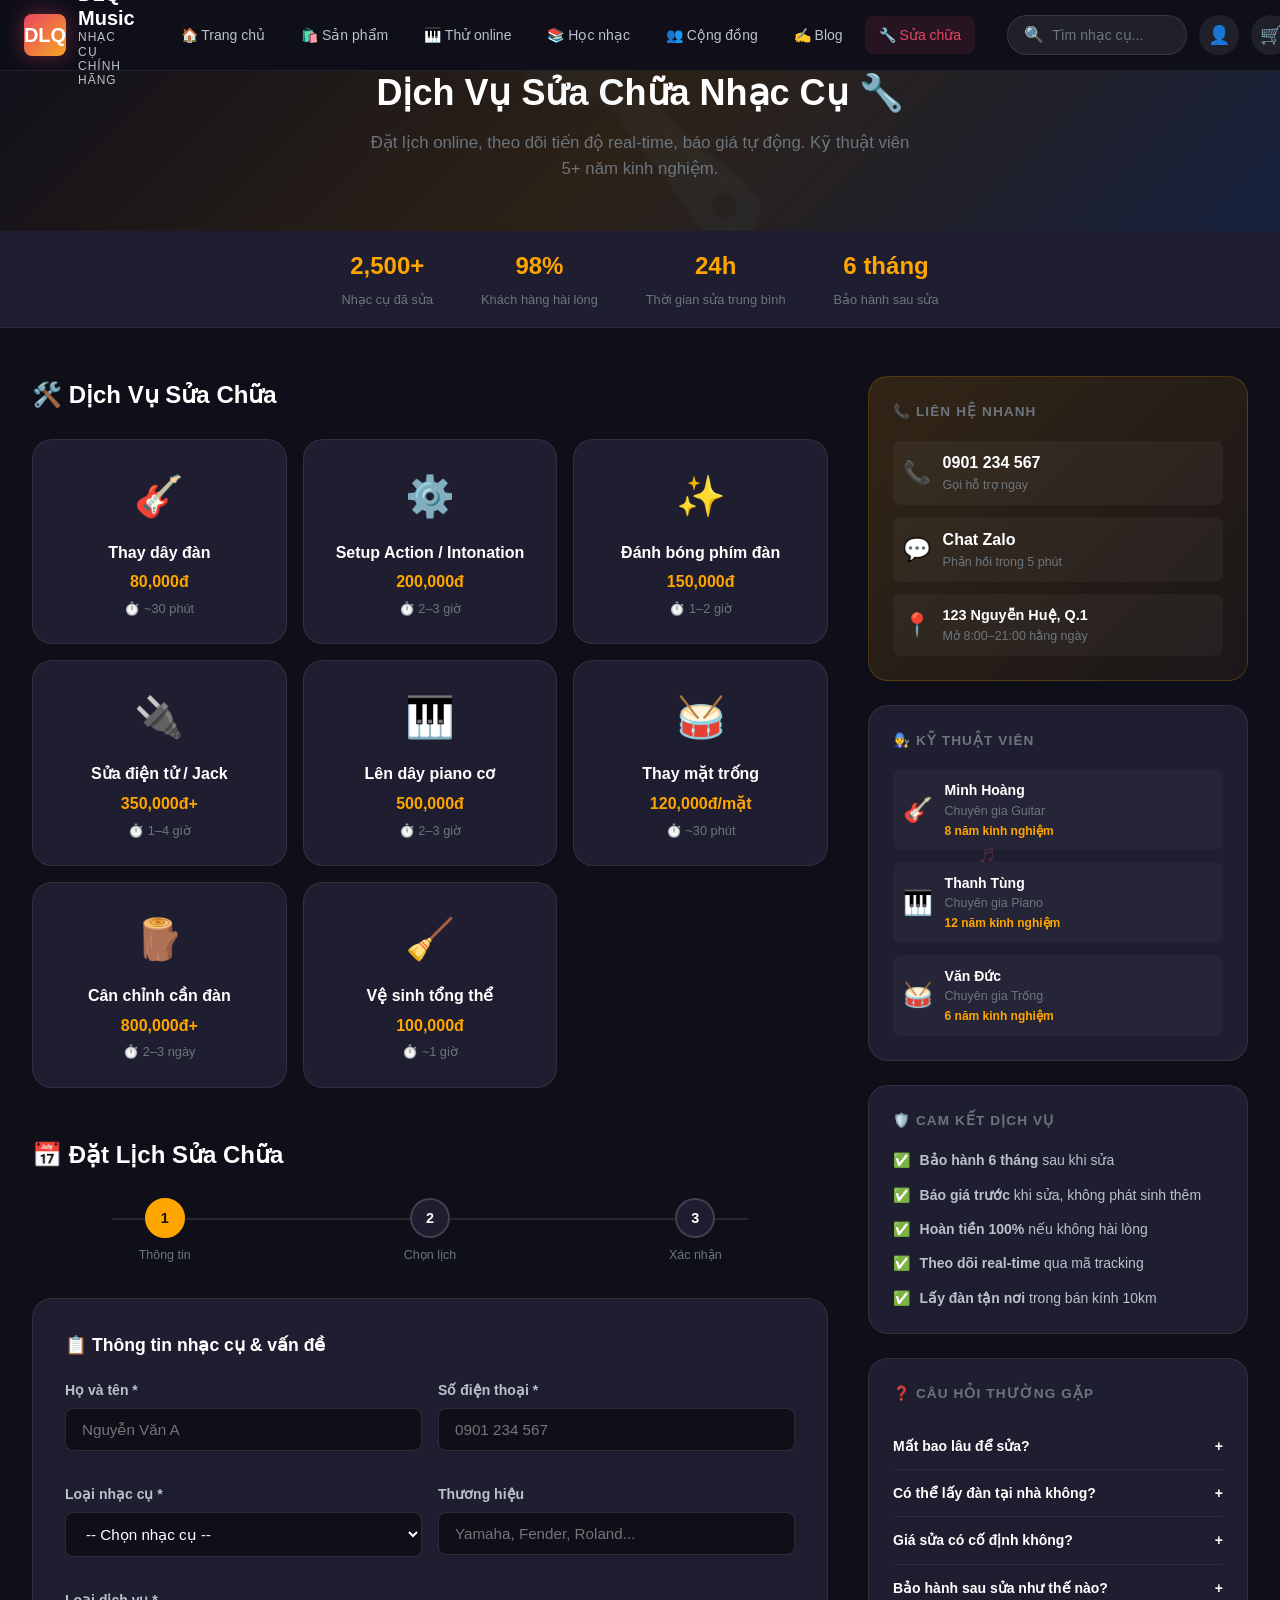
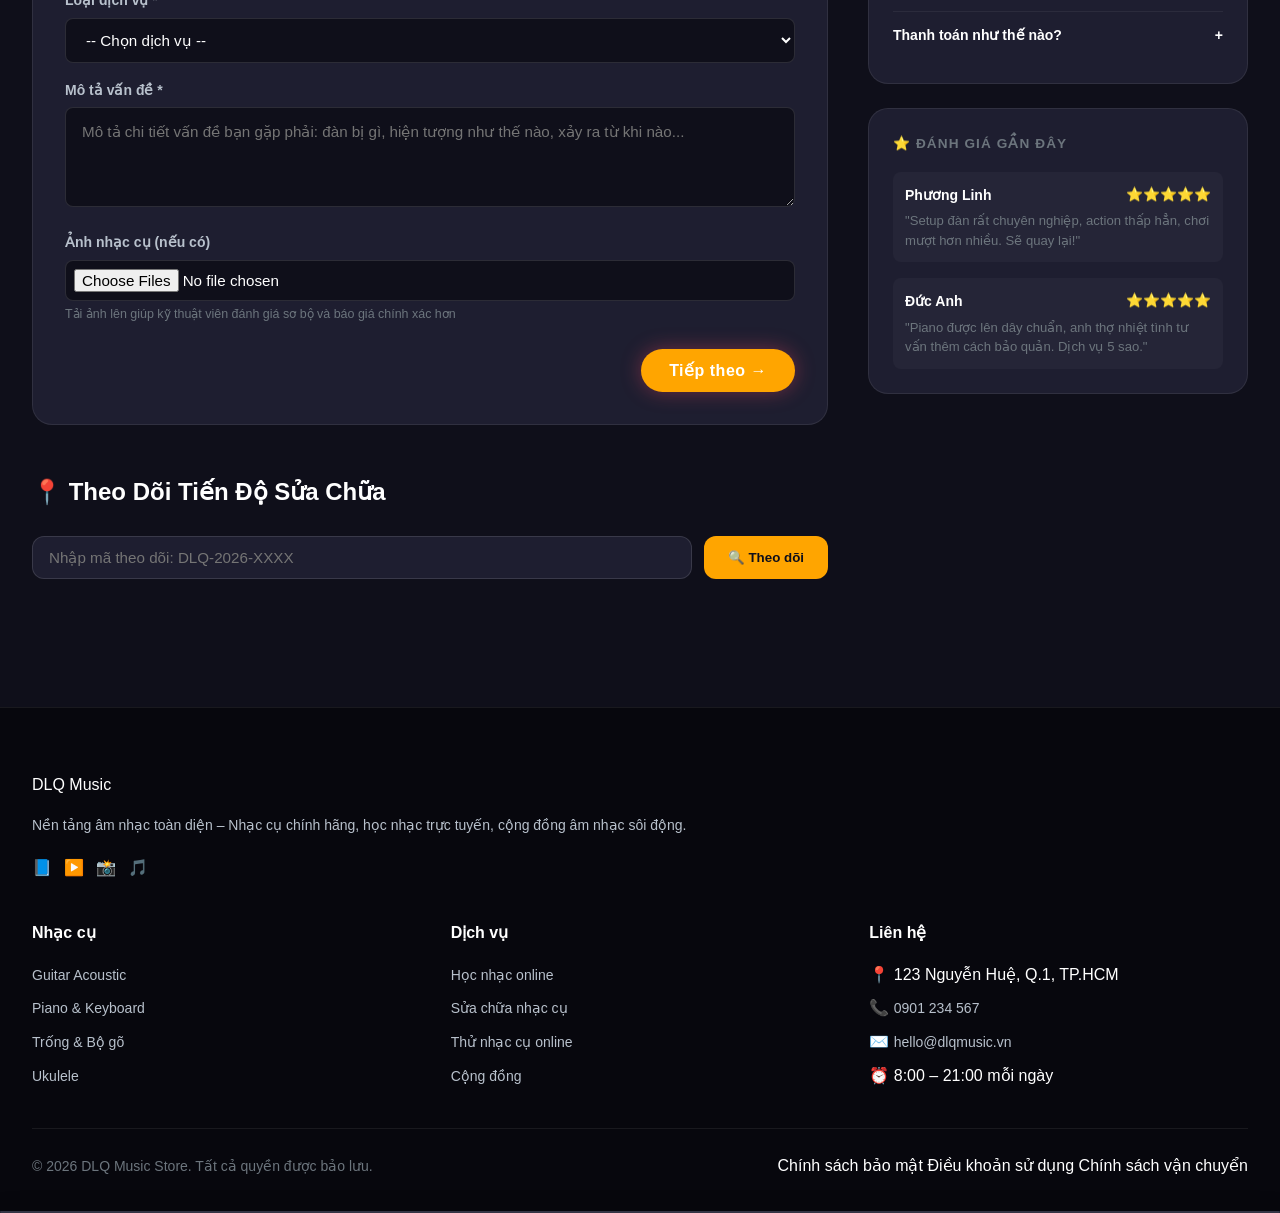
<file: pages/repair-service.html>
<!DOCTYPE html>
<html lang="vi">
<head>
  <meta charset="UTF-8">
  <meta name="viewport" content="width=device-width, initial-scale=1.0">
  <meta name="description" content="Dịch vụ sửa chữa nhạc cụ DLQ – Đặt lịch online, theo dõi tiến độ, báo giá tự động. Sửa guitar, piano, trống tại TP.HCM.">
  <meta name="keywords" content="sửa chữa nhạc cụ, sửa guitar, sửa piano, đặt lịch sửa, DLQ repair">
  <title>Dịch Vụ Sửa Chữa Nhạc Cụ | DLQ Music Store</title>
  <link rel="stylesheet" href="../css/variables.css">
  <link rel="stylesheet" href="../css/style.css">
  <link rel="stylesheet" href="../css/animations.css">
  <link rel="stylesheet" href="../css/responsive.css">
  <link rel="icon" href="data:image/svg+xml,<svg xmlns='http://www.w3.org/2000/svg' viewBox='0 0 100 100'><text y='.9em' font-size='90'>🎵</text></svg>">
  <style>
    /* ===== REPAIR SERVICE STYLES ===== */
    .repair-hero {
      background: linear-gradient(135deg, var(--bg-dark) 0%, rgba(255,165,0,0.12) 50%, var(--primary-light) 100%);
      padding: 4rem 0 3rem;
      text-align: center;
      position: relative;
      overflow: hidden;
    }
    .repair-hero::before {
      content: '🔧';
      position: absolute;
      font-size: 14rem;
      opacity: 0.04;
      top: 50%;
      left: 50%;
      transform: translate(-50%, -50%);
      pointer-events: none;
    }
    .repair-hero h1 { font-size: var(--fs-4xl); margin-bottom: 0.5rem; }
    .repair-hero p { color: var(--text-muted); font-size: 1.05rem; max-width: 560px; margin: 0 auto; }

    /* Stats bar */
    .repair-stats-bar {
      background: var(--bg-card);
      border-bottom: 1px solid rgba(255,255,255,0.06);
      padding: 1rem 0;
    }
    .repair-stats-inner {
      display: flex;
      justify-content: center;
      gap: 3rem;
      flex-wrap: wrap;
    }
    .repair-stat { text-align: center; }
    .repair-stat strong { display: block; font-size: var(--fs-2xl); font-weight: 900; color: orange; }
    .repair-stat span { font-size: 0.8rem; color: var(--text-muted); }

    /* Main layout */
    .repair-layout {
      display: grid;
      grid-template-columns: 1fr 380px;
      gap: 2.5rem;
      padding: 3rem 0 5rem;
      align-items: start;
    }
    @media (max-width: 960px) { .repair-layout { grid-template-columns: 1fr; } }

    /* Services grid */
    .services-section { margin-bottom: 3rem; }
    .services-section h2 { font-size: var(--fs-2xl); font-weight: 800; margin-bottom: 1.5rem; display: flex; align-items: center; gap: 0.5rem; }
    .services-grid { display: grid; grid-template-columns: repeat(auto-fill, minmax(220px, 1fr)); gap: 1rem; }
    .service-card {
      background: var(--bg-card);
      border-radius: var(--radius-xl);
      padding: 1.5rem;
      border: 1px solid rgba(255,255,255,0.08);
      transition: var(--transition-base);
      cursor: pointer;
      text-align: center;
    }
    .service-card:hover { border-color: orange; transform: translateY(-3px); box-shadow: 0 8px 24px rgba(255,165,0,0.15); }
    .service-card.selected { border-color: orange; background: rgba(255,165,0,0.08); }
    .service-icon { font-size: 2.5rem; margin-bottom: 0.75rem; }
    .service-name { font-weight: 700; color: var(--text-primary); margin-bottom: 0.25rem; }
    .service-price { color: orange; font-weight: 800; font-size: 1rem; margin-bottom: 0.25rem; }
    .service-time { font-size: 0.8rem; color: var(--text-muted); }

    /* Booking form */
    .booking-form-section { margin-bottom: 3rem; }
    .booking-form-section h2 { font-size: var(--fs-2xl); font-weight: 800; margin-bottom: 1.5rem; }
    .booking-steps {
      display: flex;
      gap: 0;
      margin-bottom: 2rem;
      position: relative;
    }
    .booking-steps::before {
      content: '';
      position: absolute;
      top: 20px;
      left: 10%;
      right: 10%;
      height: 2px;
      background: rgba(255,255,255,0.1);
      z-index: 0;
    }
    .step-item {
      flex: 1;
      text-align: center;
      position: relative;
      z-index: 1;
    }
    .step-circle {
      width: 40px;
      height: 40px;
      border-radius: 50%;
      background: var(--bg-card);
      border: 2px solid rgba(255,255,255,0.15);
      display: flex;
      align-items: center;
      justify-content: center;
      font-weight: 700;
      margin: 0 auto 0.5rem;
      transition: var(--transition-fast);
      font-size: 0.9rem;
    }
    .step-circle.active { background: orange; border-color: orange; color: var(--bg-dark); }
    .step-circle.done { background: var(--success); border-color: var(--success); color: #fff; }
    .step-label { font-size: 0.78rem; color: var(--text-muted); }
    .step-item.active .step-label { color: orange; font-weight: 700; }

    /* Form */
    .booking-form { background: var(--bg-card); border-radius: var(--radius-xl); padding: 2rem; border: 1px solid rgba(255,255,255,0.08); }
    .form-step { display: none; }
    .form-step.active { display: block; animation: fadeIn 0.3s ease; }
    .form-row { display: grid; grid-template-columns: 1fr 1fr; gap: 1rem; margin-bottom: 1rem; }
    @media (max-width: 600px) { .form-row { grid-template-columns: 1fr; } }
    .form-group { margin-bottom: 1rem; }
    .form-group label { display: block; font-size: 0.875rem; font-weight: 600; color: var(--text-secondary); margin-bottom: 0.4rem; }
    .form-group input,
    .form-group select,
    .form-group textarea {
      width: 100%;
      padding: 0.75rem 1rem;
      background: var(--bg-dark);
      border: 1px solid rgba(255,255,255,0.12);
      border-radius: var(--radius-md);
      color: var(--text-primary);
      font-size: 0.95rem;
      font-family: var(--font-primary);
      transition: var(--transition-fast);
    }
    .form-group input:focus,
    .form-group select:focus,
    .form-group textarea:focus { outline: none; border-color: orange; }
    .form-group textarea { resize: vertical; min-height: 100px; line-height: 1.6; }
    .form-group select option { background: var(--bg-dark); }

    /* Date picker slots */
    .date-slots { display: grid; grid-template-columns: repeat(4, 1fr); gap: 0.5rem; margin-top: 0.5rem; }
    @media (max-width: 500px) { .date-slots { grid-template-columns: repeat(3, 1fr); } }
    .date-slot {
      padding: 0.6rem 0.5rem;
      background: var(--bg-dark);
      border: 1px solid rgba(255,255,255,0.1);
      border-radius: var(--radius-md);
      text-align: center;
      cursor: pointer;
      transition: var(--transition-fast);
      font-size: 0.82rem;
    }
    .date-slot:hover { border-color: orange; color: orange; }
    .date-slot.selected { background: rgba(255,165,0,0.15); border-color: orange; color: orange; font-weight: 700; }
    .date-slot.disabled { opacity: 0.4; cursor: not-allowed; pointer-events: none; }

    /* Time slots */
    .time-slots { display: flex; flex-wrap: wrap; gap: 0.5rem; margin-top: 0.5rem; }
    .time-slot {
      padding: 0.45rem 0.9rem;
      background: var(--bg-dark);
      border: 1px solid rgba(255,255,255,0.1);
      border-radius: var(--radius-full);
      cursor: pointer;
      font-size: 0.85rem;
      transition: var(--transition-fast);
    }
    .time-slot:hover { border-color: orange; color: orange; }
    .time-slot.selected { background: rgba(255,165,0,0.15); border-color: orange; color: orange; font-weight: 700; }

    .form-nav { display: flex; justify-content: space-between; margin-top: 1.5rem; gap: 1rem; }

    /* Quote preview */
    .quote-preview {
      background: rgba(255,165,0,0.08);
      border: 1px solid rgba(255,165,0,0.25);
      border-radius: var(--radius-lg);
      padding: 1.25rem;
      margin: 1.5rem 0;
    }
    .quote-preview h4 { color: orange; margin-bottom: 0.75rem; font-size: 0.95rem; }
    .quote-row { display: flex; justify-content: space-between; margin-bottom: 0.4rem; font-size: 0.9rem; }
    .quote-row span { color: var(--text-muted); }
    .quote-row strong { color: var(--text-primary); }
    .quote-total { border-top: 1px solid rgba(255,165,0,0.2); padding-top: 0.75rem; margin-top: 0.75rem; display: flex; justify-content: space-between; font-size: 1rem; }
    .quote-total strong { color: orange; font-size: 1.1rem; }

    /* Success screen */
    .booking-success {
      display: none;
      text-align: center;
      padding: 3rem 2rem;
      animation: fadeIn 0.5s ease;
    }
    .booking-success.show { display: block; }
    .success-icon { font-size: 5rem; margin-bottom: 1rem; }
    .tracking-id { font-size: 1.5rem; font-weight: 900; color: orange; letter-spacing: 0.1em; font-family: monospace; background: rgba(255,165,0,0.1); padding: 0.5rem 1.5rem; border-radius: var(--radius-full); display: inline-block; }

    /* Tracking section */
    .tracking-section { margin-bottom: 3rem; }
    .tracking-section h2 { font-size: var(--fs-2xl); font-weight: 800; margin-bottom: 1.5rem; display: flex; align-items: center; gap: 0.5rem; }
    .tracking-input-row { display: flex; gap: 0.75rem; margin-bottom: 1.5rem; }
    .tracking-input-row input { flex: 1; padding: 0.75rem 1rem; background: var(--bg-card); border: 1px solid rgba(255,255,255,0.12); border-radius: var(--radius-lg); color: var(--text-primary); font-size: 0.95rem; }
    .tracking-input-row input:focus { outline: none; border-color: orange; }
    .tracking-input-row button { padding: 0.75rem 1.5rem; background: orange; color: var(--bg-dark); border: none; border-radius: var(--radius-lg); font-weight: 700; cursor: pointer; transition: var(--transition-fast); white-space: nowrap; }
    .tracking-input-row button:hover { background: #e6900a; }

    /* Tracking result */
    .tracking-result { display: none; animation: fadeIn 0.4s ease; }
    .tracking-result.show { display: block; }
    .tracking-card { background: var(--bg-card); border-radius: var(--radius-xl); padding: 1.75rem; border: 1px solid rgba(255,165,0,0.2); }
    .tracking-header { display: flex; justify-content: space-between; align-items: flex-start; margin-bottom: 1.5rem; flex-wrap: wrap; gap: 0.75rem; }
    .tracking-id-badge { font-size: 0.85rem; color: var(--text-muted); margin-bottom: 0.25rem; }
    .tracking-id-value { font-size: 1.2rem; font-weight: 900; color: orange; font-family: monospace; }
    .tracking-status-badge { padding: 0.4rem 1rem; border-radius: var(--radius-full); font-size: 0.85rem; font-weight: 700; }
    .status-checking { background: rgba(255,165,0,0.15); color: orange; }
    .status-repairing { background: rgba(100,149,237,0.15); color: cornflowerblue; }
    .status-done { background: rgba(40,167,69,0.15); color: var(--success); }
    .status-waiting { background: rgba(255,255,255,0.08); color: var(--text-muted); }

    /* Progress timeline */
    .repair-timeline { position: relative; padding: 0.5rem 0; }
    .timeline-line {
      position: absolute;
      left: 20px;
      top: 0;
      bottom: 0;
      width: 2px;
      background: rgba(255,255,255,0.08);
    }
    .timeline-progress {
      position: absolute;
      left: 20px;
      top: 0;
      width: 2px;
      background: linear-gradient(to bottom, orange, rgba(255,165,0,0.3));
      transition: height 0.8s ease;
    }
    .timeline-step {
      display: flex;
      gap: 1.25rem;
      align-items: flex-start;
      padding: 0.75rem 0;
      position: relative;
      z-index: 1;
    }
    .timeline-dot {
      width: 40px;
      height: 40px;
      border-radius: 50%;
      display: flex;
      align-items: center;
      justify-content: center;
      font-size: 1.1rem;
      flex-shrink: 0;
      transition: var(--transition-base);
      border: 2px solid rgba(255,255,255,0.1);
      background: var(--bg-dark);
    }
    .timeline-dot.done { background: rgba(40,167,69,0.2); border-color: var(--success); }
    .timeline-dot.active { background: rgba(255,165,0,0.2); border-color: orange; animation: pulse 2s infinite; }
    .timeline-dot.pending { opacity: 0.5; }
    .timeline-content { flex: 1; padding-top: 0.5rem; }
    .timeline-title { font-weight: 700; color: var(--text-primary); margin-bottom: 0.15rem; }
    .timeline-content.pending .timeline-title { color: var(--text-muted); }
    .timeline-desc { font-size: 0.82rem; color: var(--text-muted); }
    .timeline-time { font-size: 0.78rem; color: orange; font-weight: 600; margin-top: 0.15rem; }

    /* Sidebar */
    .repair-sidebar {}
    .sidebar-card { background: var(--bg-card); border-radius: var(--radius-xl); padding: 1.5rem; border: 1px solid rgba(255,255,255,0.08); margin-bottom: 1.5rem; }
    .sidebar-card h3 { font-size: 0.85rem; text-transform: uppercase; letter-spacing: 0.08em; color: var(--text-muted); font-weight: 700; margin-bottom: 1.1rem; }
    .faq-item { padding: 0.75rem 0; border-bottom: 1px solid rgba(255,255,255,0.06); cursor: pointer; }
    .faq-item:last-child { border-bottom: none; }
    .faq-q { font-size: 0.875rem; font-weight: 600; color: var(--text-primary); display: flex; justify-content: space-between; gap: 0.5rem; }
    .faq-a { font-size: 0.82rem; color: var(--text-muted); margin-top: 0.5rem; line-height: 1.5; display: none; }
    .faq-a.open { display: block; animation: fadeIn 0.2s ease; }

    .tech-list { display: flex; flex-direction: column; gap: 0.75rem; }
    .tech-item { display: flex; gap: 0.75rem; align-items: center; padding: 0.6rem; border-radius: var(--radius-md); background: rgba(255,255,255,0.03); }
    .tech-icon { font-size: 1.5rem; flex-shrink: 0; }
    .tech-name { font-size: 0.875rem; font-weight: 600; color: var(--text-primary); }
    .tech-role { font-size: 0.78rem; color: var(--text-muted); }
    .tech-exp { font-size: 0.75rem; color: orange; font-weight: 600; }
  </style>
</head>
<body>

<!-- Loading Screen -->
<div id="loading-screen" class="loading-screen">
  <div class="loading-logo">DLQ</div>
  <div class="loading-bars">
    <div class="loading-bar"></div><div class="loading-bar"></div>
    <div class="loading-bar"></div><div class="loading-bar"></div>
    <div class="loading-bar"></div>
  </div>
  <p style="color:var(--text-muted);font-size:0.875rem">Đang tải Dịch vụ Sửa chữa...</p>
</div>

<div id="floating-notes" class="music-notes-container" aria-hidden="true"></div>

<!-- NAVBAR -->
<nav class="navbar" role="navigation" aria-label="Main navigation">
  <div class="nav-container">
    <a href="../index.html" class="nav-logo" aria-label="DLQ Music Store home">
      <div class="logo-mark" aria-hidden="true">DLQ</div>
      <div class="logo-text">
        <span class="logo-name">DLQ Music</span>
        <span class="logo-tagline">NHẠC CỤ CHÍNH HÃNG</span>
      </div>
    </a>
    <nav class="nav-links">
      <a href="../index.html" class="nav-link">🏠 Trang chủ</a>
      <a href="search-results.html" class="nav-link">🛍️ Sản phẩm</a>
      <a href="interactive-play.html" class="nav-link">🎹 Thử online</a>
      <a href="learning.html" class="nav-link">📚 Học nhạc</a>
      <a href="community.html" class="nav-link">👥 Cộng đồng</a>
      <a href="blog.html" class="nav-link">✍️ Blog</a>
      <a href="repair-service.html" class="nav-link active">🔧 Sửa chữa</a>
    </nav>
    <div class="nav-actions">
      <div class="nav-search" role="search">
        <span>🔍</span>
        <input type="search" placeholder="Tìm nhạc cụ..." aria-label="Tìm kiếm"
          onkeydown="if(event.key==='Enter')window.location.href='search-results.html?q='+this.value">
      </div>
      <a href="profile.html" class="nav-icon-btn" aria-label="Tài khoản">👤</a>
      <a href="cart.html" class="nav-icon-btn" aria-label="Giỏ hàng" style="position:relative">
        🛒<span class="cart-badge" style="display:none">0</span>
      </a>
      <button class="hamburger" aria-label="Menu" aria-expanded="false">
        <span></span><span></span><span></span>
      </button>
    </div>
  </div>
</nav>

<div class="mobile-menu" role="dialog" aria-label="Mobile navigation">
  <a href="../index.html" class="nav-link">🏠 Trang chủ</a>
  <a href="search-results.html" class="nav-link">🛍️ Sản phẩm</a>
  <a href="interactive-play.html" class="nav-link">🎹 Thử nhạc cụ online</a>
  <a href="learning.html" class="nav-link">📚 Học nhạc</a>
  <a href="community.html" class="nav-link">👥 Cộng đồng</a>
  <a href="blog.html" class="nav-link">✍️ Blog</a>
  <a href="repair-service.html" class="nav-link active">🔧 Dịch vụ sửa chữa</a>
</div>

<!-- HERO -->
<section class="repair-hero">
  <div class="container">
    <h1>Dịch Vụ Sửa Chữa Nhạc Cụ 🔧</h1>
    <p>Đặt lịch online, theo dõi tiến độ real-time, báo giá tự động. Kỹ thuật viên 5+ năm kinh nghiệm.</p>
  </div>
</section>

<!-- Stats -->
<div class="repair-stats-bar">
  <div class="container">
    <div class="repair-stats-inner">
      <div class="repair-stat">
        <strong>2,500+</strong>
        <span>Nhạc cụ đã sửa</span>
      </div>
      <div class="repair-stat">
        <strong>98%</strong>
        <span>Khách hàng hài lòng</span>
      </div>
      <div class="repair-stat">
        <strong>24h</strong>
        <span>Thời gian sửa trung bình</span>
      </div>
      <div class="repair-stat">
        <strong>6 tháng</strong>
        <span>Bảo hành sau sửa</span>
      </div>
    </div>
  </div>
</div>

<!-- MAIN -->
<main class="container">
  <div class="repair-layout">
    <!-- Left -->
    <div>

      <!-- Services -->
      <section class="services-section">
        <h2>🛠️ Dịch Vụ Sửa Chữa</h2>
        <div class="services-grid">
          <div class="service-card" data-service="strings-replace" data-price="80000" data-time="30 phút" onclick="selectService(this)">
            <div class="service-icon">🎸</div>
            <div class="service-name">Thay dây đàn</div>
            <div class="service-price">80,000đ</div>
            <div class="service-time">⏱️ ~30 phút</div>
          </div>
          <div class="service-card" data-service="action-setup" data-price="200000" data-time="2–3 giờ" onclick="selectService(this)">
            <div class="service-icon">⚙️</div>
            <div class="service-name">Setup Action / Intonation</div>
            <div class="service-price">200,000đ</div>
            <div class="service-time">⏱️ 2–3 giờ</div>
          </div>
          <div class="service-card" data-service="fret-polish" data-price="150000" data-time="1–2 giờ" onclick="selectService(this)">
            <div class="service-icon">✨</div>
            <div class="service-name">Đánh bóng phím đàn</div>
            <div class="service-price">150,000đ</div>
            <div class="service-time">⏱️ 1–2 giờ</div>
          </div>
          <div class="service-card" data-service="electronics" data-price="350000" data-time="1–4 giờ" onclick="selectService(this)">
            <div class="service-icon">🔌</div>
            <div class="service-name">Sửa điện tử / Jack</div>
            <div class="service-price">350,000đ+</div>
            <div class="service-time">⏱️ 1–4 giờ</div>
          </div>
          <div class="service-card" data-service="piano-tune" data-price="500000" data-time="2–3 giờ" onclick="selectService(this)">
            <div class="service-icon">🎹</div>
            <div class="service-name">Lên dây piano cơ</div>
            <div class="service-price">500,000đ</div>
            <div class="service-time">⏱️ 2–3 giờ</div>
          </div>
          <div class="service-card" data-service="drum-head" data-price="120000" data-time="30 phút" onclick="selectService(this)">
            <div class="service-icon">🥁</div>
            <div class="service-name">Thay mặt trống</div>
            <div class="service-price">120,000đ/mặt</div>
            <div class="service-time">⏱️ ~30 phút</div>
          </div>
          <div class="service-card" data-service="neck-reset" data-price="800000" data-time="2–3 ngày" onclick="selectService(this)">
            <div class="service-icon">🪵</div>
            <div class="service-name">Cân chỉnh cần đàn</div>
            <div class="service-price">800,000đ+</div>
            <div class="service-time">⏱️ 2–3 ngày</div>
          </div>
          <div class="service-card" data-service="cleaning" data-price="100000" data-time="1 giờ" onclick="selectService(this)">
            <div class="service-icon">🧹</div>
            <div class="service-name">Vệ sinh tổng thể</div>
            <div class="service-price">100,000đ</div>
            <div class="service-time">⏱️ ~1 giờ</div>
          </div>
        </div>
      </section>

      <!-- Booking form -->
      <section class="booking-form-section" id="booking-section">
        <h2>📅 Đặt Lịch Sửa Chữa</h2>

        <!-- Steps indicator -->
        <div class="booking-steps" role="list" aria-label="Các bước đặt lịch">
          <div class="step-item" id="step-1-item" role="listitem">
            <div class="step-circle active" id="step-1-circle">1</div>
            <div class="step-label">Thông tin</div>
          </div>
          <div class="step-item" id="step-2-item" role="listitem">
            <div class="step-circle" id="step-2-circle">2</div>
            <div class="step-label">Chọn lịch</div>
          </div>
          <div class="step-item" id="step-3-item" role="listitem">
            <div class="step-circle" id="step-3-circle">3</div>
            <div class="step-label">Xác nhận</div>
          </div>
        </div>

        <div class="booking-form">
          <!-- Step 1: Info -->
          <div class="form-step active" id="form-step-1">
            <h3 style="margin-bottom:1.25rem;font-size:1.1rem">📋 Thông tin nhạc cụ & vấn đề</h3>
            <div class="form-row">
              <div class="form-group">
                <label for="customer-name">Họ và tên *</label>
                <input type="text" id="customer-name" placeholder="Nguyễn Văn A" required>
              </div>
              <div class="form-group">
                <label for="customer-phone">Số điện thoại *</label>
                <input type="tel" id="customer-phone" placeholder="0901 234 567" required>
              </div>
            </div>
            <div class="form-row">
              <div class="form-group">
                <label for="instrument-type">Loại nhạc cụ *</label>
                <select id="instrument-type" required>
                  <option value="">-- Chọn nhạc cụ --</option>
                  <option value="guitar-acoustic">Guitar Acoustic</option>
                  <option value="guitar-electric">Guitar Electric</option>
                  <option value="guitar-classic">Guitar Classic</option>
                  <option value="piano-electric">Piano Điện</option>
                  <option value="piano-acoustic">Piano Cơ</option>
                  <option value="keyboard">Keyboard</option>
                  <option value="drum-electric">Trống Điện</option>
                  <option value="drum-acoustic">Trống Acoustic</option>
                  <option value="ukulele">Ukulele</option>
                  <option value="violin">Violin</option>
                  <option value="other">Khác</option>
                </select>
              </div>
              <div class="form-group">
                <label for="instrument-brand">Thương hiệu</label>
                <input type="text" id="instrument-brand" placeholder="Yamaha, Fender, Roland...">
              </div>
            </div>
            <div class="form-group">
              <label for="issue-type">Loại dịch vụ *</label>
              <select id="issue-type" required>
                <option value="">-- Chọn dịch vụ --</option>
                <option value="strings-replace">Thay dây đàn</option>
                <option value="action-setup">Setup Action / Intonation</option>
                <option value="fret-polish">Đánh bóng phím đàn</option>
                <option value="electronics">Sửa điện tử / Jack</option>
                <option value="piano-tune">Lên dây piano cơ</option>
                <option value="drum-head">Thay mặt trống</option>
                <option value="neck-reset">Cân chỉnh cần đàn</option>
                <option value="cleaning">Vệ sinh tổng thể</option>
                <option value="other">Khác (mô tả bên dưới)</option>
              </select>
            </div>
            <div class="form-group">
              <label for="issue-desc">Mô tả vấn đề *</label>
              <textarea id="issue-desc" placeholder="Mô tả chi tiết vấn đề bạn gặp phải: đàn bị gì, hiện tượng như thế nào, xảy ra từ khi nào..." required></textarea>
            </div>
            <div class="form-group">
              <label for="image-upload">Ảnh nhạc cụ (nếu có)</label>
              <input type="file" id="image-upload" accept="image/*" multiple style="padding:0.5rem">
              <p style="font-size:0.78rem;color:var(--text-muted);margin-top:0.3rem">Tải ảnh lên giúp kỹ thuật viên đánh giá sơ bộ và báo giá chính xác hơn</p>
            </div>
            <div class="form-nav">
              <div></div>
              <button class="btn btn-primary" onclick="nextStep(2)" style="background:orange;border-color:orange">Tiếp theo →</button>
            </div>
          </div>

          <!-- Step 2: Date & Time -->
          <div class="form-step" id="form-step-2">
            <h3 style="margin-bottom:1.25rem;font-size:1.1rem">📅 Chọn ngày & giờ</h3>
            <div class="form-group">
              <label>Chọn ngày (tuần này)</label>
              <div class="date-slots">
                <div class="date-slot disabled">Thứ 2<br><small>29/4</small></div>
                <div class="date-slot" onclick="selectDate(this, '30/04')">Thứ 3<br><small>30/4</small></div>
                <div class="date-slot" onclick="selectDate(this, '01/05')">Thứ 4<br><small>01/5</small></div>
                <div class="date-slot" onclick="selectDate(this, '02/05')">Thứ 5<br><small>02/5</small></div>
                <div class="date-slot" onclick="selectDate(this, '03/05')">Thứ 6<br><small>03/5</small></div>
                <div class="date-slot" onclick="selectDate(this, '04/05')">Thứ 7<br><small>04/5</small></div>
                <div class="date-slot" onclick="selectDate(this, '05/05')">CN<br><small>05/5</small></div>
                <div class="date-slot" onclick="selectDate(this, '06/05')">Thứ 2<br><small>06/5</small></div>
              </div>
            </div>
            <div class="form-group" style="margin-top:1.25rem">
              <label>Chọn giờ</label>
              <div class="time-slots">
                <div class="time-slot" onclick="selectTime(this, '08:00')">08:00</div>
                <div class="time-slot" onclick="selectTime(this, '09:00')">09:00</div>
                <div class="time-slot" onclick="selectTime(this, '10:00')">10:00</div>
                <div class="time-slot" onclick="selectTime(this, '11:00')">11:00</div>
                <div class="time-slot" onclick="selectTime(this, '13:00')">13:00</div>
                <div class="time-slot" onclick="selectTime(this, '14:00')">14:00</div>
                <div class="time-slot" onclick="selectTime(this, '15:00')">15:00</div>
                <div class="time-slot" onclick="selectTime(this, '16:00')">16:00</div>
                <div class="time-slot" onclick="selectTime(this, '17:00')">17:00</div>
                <div class="time-slot" onclick="selectTime(this, '18:00')">18:00</div>
                <div class="time-slot" onclick="selectTime(this, '19:00')">19:00</div>
                <div class="time-slot" onclick="selectTime(this, '20:00')">20:00</div>
              </div>
            </div>
            <div class="form-group" style="margin-top:1rem">
              <label for="delivery-method">Hình thức mang đàn</label>
              <select id="delivery-method">
                <option value="instore">🏪 Đến trực tiếp showroom</option>
                <option value="pickup">🚚 DLQ đến lấy (phí ship 30,000đ)</option>
                <option value="ship">📦 Gửi bưu điện</option>
              </select>
            </div>
            <div class="form-nav">
              <button class="btn btn-outline" onclick="prevStep(1)">← Quay lại</button>
              <button class="btn btn-primary" onclick="nextStep(3)" style="background:orange;border-color:orange">Tiếp theo →</button>
            </div>
          </div>

          <!-- Step 3: Confirm -->
          <div class="form-step" id="form-step-3">
            <h3 style="margin-bottom:1.25rem;font-size:1.1rem">✅ Xác nhận & Báo giá tạm tính</h3>

            <div class="quote-preview" id="quote-box">
              <h4>💰 Báo giá tạm tính (có thể thay đổi sau kiểm tra)</h4>
              <div class="quote-row">
                <span>Dịch vụ:</span>
                <strong id="quote-service">Chưa chọn</strong>
              </div>
              <div class="quote-row">
                <span>Nhạc cụ:</span>
                <strong id="quote-instrument">Chưa điền</strong>
              </div>
              <div class="quote-row">
                <span>Ngày hẹn:</span>
                <strong id="quote-date">Chưa chọn</strong>
              </div>
              <div class="quote-row">
                <span>Giờ hẹn:</span>
                <strong id="quote-time">Chưa chọn</strong>
              </div>
              <div class="quote-total">
                <span>Ước tính chi phí:</span>
                <strong id="quote-price">Liên hệ để báo giá</strong>
              </div>
            </div>

            <div class="form-group">
              <label for="extra-note">Ghi chú thêm</label>
              <textarea id="extra-note" placeholder="Bạn có yêu cầu đặc biệt gì không? Dị ứng dung môi, màu sắc muốn giữ nguyên..." style="min-height:70px"></textarea>
            </div>

            <div class="form-group" style="display:flex;align-items:flex-start;gap:0.5rem">
              <input type="checkbox" id="agree-terms" style="margin-top:3px;flex-shrink:0">
              <label for="agree-terms" style="font-size:0.875rem;color:var(--text-muted);cursor:pointer">
                Tôi đồng ý với <a href="#" style="color:var(--accent)">điều khoản dịch vụ</a> và xác nhận thông tin trên là chính xác.
              </label>
            </div>

            <div class="form-nav">
              <button class="btn btn-outline" onclick="prevStep(2)">← Quay lại</button>
              <button class="btn btn-primary" onclick="submitBooking()" style="background:orange;border-color:orange">📅 Đặt lịch ngay</button>
            </div>
          </div>

          <!-- Success -->
          <div class="booking-success" id="booking-success">
            <div class="success-icon">🎉</div>
            <h3 style="font-size:var(--fs-2xl);margin-bottom:0.5rem">Đặt lịch thành công!</h3>
            <p style="color:var(--text-muted);margin-bottom:1.25rem">Mã theo dõi của bạn:</p>
            <div class="tracking-id" id="success-tracking-id">DLQ-2026-XXXX</div>
            <p style="color:var(--text-muted);font-size:0.9rem;margin:1rem 0">
              Kỹ thuật viên sẽ liên hệ xác nhận trong vòng <strong>30 phút</strong>.<br>
              Lưu mã này để theo dõi tiến độ sửa chữa.
            </p>
            <div style="display:flex;gap:0.75rem;justify-content:center;flex-wrap:wrap">
              <button class="btn btn-primary" onclick="scrollToTracking()" style="background:orange;border-color:orange">📍 Theo dõi ngay</button>
              <button class="btn btn-outline" onclick="resetForm()">📅 Đặt lịch khác</button>
            </div>
          </div>
        </div>
      </section>

      <!-- Tracking Section -->
      <section class="tracking-section" id="tracking-section">
        <h2>📍 Theo Dõi Tiến Độ Sửa Chữa</h2>
        <div class="tracking-input-row">
          <input type="text" id="tracking-input" placeholder="Nhập mã theo dõi: DLQ-2026-XXXX" aria-label="Mã theo dõi">
          <button onclick="trackRepair()">🔍 Theo dõi</button>
        </div>

        <!-- Sample tracking result -->
        <div class="tracking-result" id="tracking-result">
          <div class="tracking-card">
            <div class="tracking-header">
              <div>
                <div class="tracking-id-badge">Mã theo dõi</div>
                <div class="tracking-id-value" id="tracking-id-display">DLQ-2026-0421</div>
              </div>
              <span class="tracking-status-badge status-repairing" id="tracking-status-badge">🔧 Đang sửa</span>
            </div>

            <div style="display:flex;gap:2rem;flex-wrap:wrap;margin-bottom:1.5rem;font-size:0.875rem">
              <div>
                <span style="color:var(--text-muted);display:block;margin-bottom:0.2rem">Nhạc cụ</span>
                <strong id="tr-instrument">Guitar Acoustic Yamaha F310</strong>
              </div>
              <div>
                <span style="color:var(--text-muted);display:block;margin-bottom:0.2rem">Dịch vụ</span>
                <strong id="tr-service">Setup Action + Thay dây</strong>
              </div>
              <div>
                <span style="color:var(--text-muted);display:block;margin-bottom:0.2rem">Ngày nhận</span>
                <strong id="tr-date">30/04/2026</strong>
              </div>
              <div>
                <span style="color:var(--text-muted);display:block;margin-bottom:0.2rem">Dự kiến xong</span>
                <strong id="tr-done" style="color:orange">01/05/2026</strong>
              </div>
            </div>

            <div class="repair-timeline" style="padding-left:1.25rem">
              <div class="timeline-line"></div>
              <div class="timeline-progress" id="timeline-progress" style="height:60%"></div>

              <div class="timeline-step">
                <div class="timeline-dot done">✅</div>
                <div class="timeline-content">
                  <div class="timeline-title">Tiếp nhận nhạc cụ</div>
                  <div class="timeline-desc">Đàn đã được kiểm tra tại showroom</div>
                  <div class="timeline-time">30/04/2026 – 09:15</div>
                </div>
              </div>

              <div class="timeline-step">
                <div class="timeline-dot done">✅</div>
                <div class="timeline-content">
                  <div class="timeline-title">Kiểm tra & báo giá chính thức</div>
                  <div class="timeline-desc">Chi phí ước tính: 280,000đ. Khách đã xác nhận.</div>
                  <div class="timeline-time">30/04/2026 – 10:30</div>
                </div>
              </div>

              <div class="timeline-step">
                <div class="timeline-dot active">🔧</div>
                <div class="timeline-content">
                  <div class="timeline-title">Đang sửa chữa</div>
                  <div class="timeline-desc">Kỹ thuật viên Minh Hoàng đang thực hiện setup action và thay dây</div>
                  <div class="timeline-time">30/04/2026 – 14:00 (đang diễn ra)</div>
                </div>
              </div>

              <div class="timeline-step">
                <div class="timeline-dot pending">4</div>
                <div class="timeline-content pending">
                  <div class="timeline-title">Kiểm tra chất lượng</div>
                  <div class="timeline-desc">Thử âm thanh, intonation sau khi sửa</div>
                  <div class="timeline-time">Dự kiến: 30/04/2026 – 16:00</div>
                </div>
              </div>

              <div class="timeline-step">
                <div class="timeline-dot pending">5</div>
                <div class="timeline-content pending">
                  <div class="timeline-title">Hoàn thành – Sẵn sàng nhận</div>
                  <div class="timeline-desc">Thông báo qua SMS/Zalo khi hoàn thành</div>
                  <div class="timeline-time">Dự kiến: 01/05/2026</div>
                </div>
              </div>
            </div>

            <div style="margin-top:1.5rem;padding:1rem;background:rgba(255,255,255,0.03);border-radius:var(--radius-lg);font-size:0.875rem;color:var(--text-muted)">
              💬 <strong style="color:var(--text-primary)">Ghi chú kỹ thuật viên:</strong> "Cần đàn bị cong nhẹ, sẽ điều chỉnh truss rod và setup lại. Dây cũ khá mòn, thay dây mới loại D'Addario EJ16. Dự kiến âm thanh cải thiện đáng kể."
            </div>
          </div>
        </div>
      </section>

    </div><!-- /left -->

    <!-- Sidebar -->
    <aside class="repair-sidebar">

      <!-- Quick contact -->
      <div class="sidebar-card" style="background:linear-gradient(135deg,rgba(255,165,0,0.15),rgba(255,165,0,0.05));border-color:rgba(255,165,0,0.2)">
        <h3>📞 Liên hệ nhanh</h3>
        <div style="display:flex;flex-direction:column;gap:0.75rem">
          <a href="tel:0901234567" style="display:flex;align-items:center;gap:0.75rem;text-decoration:none;color:var(--text-primary);padding:0.6rem;background:rgba(255,255,255,0.04);border-radius:var(--radius-md)">
            <span style="font-size:1.4rem">📞</span>
            <div>
              <div style="font-weight:700">0901 234 567</div>
              <div style="font-size:0.78rem;color:var(--text-muted)">Gọi hỗ trợ ngay</div>
            </div>
          </a>
          <a href="https://zalo.me/0901234567" target="_blank" style="display:flex;align-items:center;gap:0.75rem;text-decoration:none;color:var(--text-primary);padding:0.6rem;background:rgba(255,255,255,0.04);border-radius:var(--radius-md)">
            <span style="font-size:1.4rem">💬</span>
            <div>
              <div style="font-weight:700">Chat Zalo</div>
              <div style="font-size:0.78rem;color:var(--text-muted)">Phản hồi trong 5 phút</div>
            </div>
          </a>
          <div style="display:flex;align-items:center;gap:0.75rem;padding:0.6rem;background:rgba(255,255,255,0.04);border-radius:var(--radius-md)">
            <span style="font-size:1.4rem">📍</span>
            <div>
              <div style="font-weight:700;font-size:0.9rem">123 Nguyễn Huệ, Q.1</div>
              <div style="font-size:0.78rem;color:var(--text-muted)">Mở 8:00–21:00 hằng ngày</div>
            </div>
          </div>
        </div>
      </div>

      <!-- Technicians -->
      <div class="sidebar-card">
        <h3>👨‍🔧 Kỹ thuật viên</h3>
        <div class="tech-list">
          <div class="tech-item">
            <div class="tech-icon">🎸</div>
            <div>
              <div class="tech-name">Minh Hoàng</div>
              <div class="tech-role">Chuyên gia Guitar</div>
              <div class="tech-exp">8 năm kinh nghiệm</div>
            </div>
          </div>
          <div class="tech-item">
            <div class="tech-icon">🎹</div>
            <div>
              <div class="tech-name">Thanh Tùng</div>
              <div class="tech-role">Chuyên gia Piano</div>
              <div class="tech-exp">12 năm kinh nghiệm</div>
            </div>
          </div>
          <div class="tech-item">
            <div class="tech-icon">🥁</div>
            <div>
              <div class="tech-name">Văn Đức</div>
              <div class="tech-role">Chuyên gia Trống</div>
              <div class="tech-exp">6 năm kinh nghiệm</div>
            </div>
          </div>
        </div>
      </div>

      <!-- Warranty -->
      <div class="sidebar-card">
        <h3>🛡️ Cam kết dịch vụ</h3>
        <div style="display:flex;flex-direction:column;gap:0.75rem">
          <div style="display:flex;gap:0.6rem;align-items:flex-start;font-size:0.875rem">
            <span style="color:var(--success)">✅</span>
            <span style="color:var(--text-secondary)"><strong>Bảo hành 6 tháng</strong> sau khi sửa</span>
          </div>
          <div style="display:flex;gap:0.6rem;align-items:flex-start;font-size:0.875rem">
            <span style="color:var(--success)">✅</span>
            <span style="color:var(--text-secondary)"><strong>Báo giá trước</strong> khi sửa, không phát sinh thêm</span>
          </div>
          <div style="display:flex;gap:0.6rem;align-items:flex-start;font-size:0.875rem">
            <span style="color:var(--success)">✅</span>
            <span style="color:var(--text-secondary)"><strong>Hoàn tiền 100%</strong> nếu không hài lòng</span>
          </div>
          <div style="display:flex;gap:0.6rem;align-items:flex-start;font-size:0.875rem">
            <span style="color:var(--success)">✅</span>
            <span style="color:var(--text-secondary)"><strong>Theo dõi real-time</strong> qua mã tracking</span>
          </div>
          <div style="display:flex;gap:0.6rem;align-items:flex-start;font-size:0.875rem">
            <span style="color:var(--success)">✅</span>
            <span style="color:var(--text-secondary)"><strong>Lấy đàn tận nơi</strong> trong bán kính 10km</span>
          </div>
        </div>
      </div>

      <!-- FAQ -->
      <div class="sidebar-card">
        <h3>❓ Câu hỏi thường gặp</h3>
        <div class="faq-list">
          <div class="faq-item" onclick="toggleFaq(this)">
            <div class="faq-q">Mất bao lâu để sửa? <span>+</span></div>
            <div class="faq-a">Thay dây/vệ sinh: 30 phút – 1 giờ. Setup action: 2–3 giờ. Sửa cần đàn/điện tử: 1–3 ngày. Bạn sẽ được báo thời gian cụ thể khi đặt lịch.</div>
          </div>
          <div class="faq-item" onclick="toggleFaq(this)">
            <div class="faq-q">Có thể lấy đàn tại nhà không? <span>+</span></div>
            <div class="faq-a">Có! DLQ hỗ trợ lấy đàn tận nơi trong bán kính 10km từ showroom với phí ship 30,000đ/lượt.</div>
          </div>
          <div class="faq-item" onclick="toggleFaq(this)">
            <div class="faq-q">Giá sửa có cố định không? <span>+</span></div>
            <div class="faq-a">Bảng giá hiển thị là ước tính. Sau khi kiểm tra thực tế, kỹ thuật viên sẽ báo giá chính xác và chờ bạn xác nhận trước khi sửa.</div>
          </div>
          <div class="faq-item" onclick="toggleFaq(this)">
            <div class="faq-q">Bảo hành sau sửa như thế nào? <span>+</span></div>
            <div class="faq-a">Tất cả dịch vụ được bảo hành 6 tháng. Nếu phát sinh vấn đề từ quá trình sửa, DLQ sẽ sửa miễn phí.</div>
          </div>
          <div class="faq-item" onclick="toggleFaq(this)">
            <div class="faq-q">Thanh toán như thế nào? <span>+</span></div>
            <div class="faq-a">Thanh toán sau khi nhận đàn về. Chấp nhận tiền mặt, chuyển khoản, MoMo, ZaloPay.</div>
          </div>
        </div>
      </div>

      <!-- Recent reviews -->
      <div class="sidebar-card">
        <h3>⭐ Đánh giá gần đây</h3>
        <div style="display:flex;flex-direction:column;gap:1rem">
          <div style="padding:0.75rem;background:rgba(255,255,255,0.03);border-radius:var(--radius-md)">
            <div style="display:flex;justify-content:space-between;margin-bottom:0.3rem">
              <strong style="font-size:0.875rem">Phương Linh</strong>
              <span style="color:var(--gold);font-size:0.85rem">⭐⭐⭐⭐⭐</span>
            </div>
            <p style="font-size:0.82rem;color:var(--text-muted);line-height:1.5">"Setup đàn rất chuyên nghiệp, action thấp hẳn, chơi mượt hơn nhiều. Sẽ quay lại!"</p>
          </div>
          <div style="padding:0.75rem;background:rgba(255,255,255,0.03);border-radius:var(--radius-md)">
            <div style="display:flex;justify-content:space-between;margin-bottom:0.3rem">
              <strong style="font-size:0.875rem">Đức Anh</strong>
              <span style="color:var(--gold);font-size:0.85rem">⭐⭐⭐⭐⭐</span>
            </div>
            <p style="font-size:0.82rem;color:var(--text-muted);line-height:1.5">"Piano được lên dây chuẩn, anh thợ nhiệt tình tư vấn thêm cách bảo quản. Dịch vụ 5 sao."</p>
          </div>
        </div>
      </div>

    </aside>
  </div>
</main>

<!-- FOOTER -->
<footer class="footer">
  <div class="container">
    <div class="footer-grid">
      <div class="footer-brand">
        <div class="footer-logo">DLQ Music</div>
        <p>Nền tảng âm nhạc toàn diện – Nhạc cụ chính hãng, học nhạc trực tuyến, cộng đồng âm nhạc sôi động.</p>
        <div class="footer-social">
          <a href="#" class="social-link" aria-label="Facebook">📘</a>
          <a href="#" class="social-link" aria-label="YouTube">▶️</a>
          <a href="#" class="social-link" aria-label="Instagram">📸</a>
          <a href="#" class="social-link" aria-label="TikTok">🎵</a>
        </div>
      </div>
      <div class="footer-col">
        <h4>Nhạc cụ</h4>
        <ul>
          <li><a href="search-results.html?cat=guitar">Guitar Acoustic</a></li>
          <li><a href="search-results.html?cat=piano">Piano & Keyboard</a></li>
          <li><a href="search-results.html?cat=drum">Trống & Bộ gõ</a></li>
          <li><a href="search-results.html?cat=ukulele">Ukulele</a></li>
        </ul>
      </div>
      <div class="footer-col">
        <h4>Dịch vụ</h4>
        <ul>
          <li><a href="learning.html">Học nhạc online</a></li>
          <li><a href="repair-service.html">Sửa chữa nhạc cụ</a></li>
          <li><a href="interactive-play.html">Thử nhạc cụ online</a></li>
          <li><a href="community.html">Cộng đồng</a></li>
        </ul>
      </div>
      <div class="footer-col">
        <h4>Liên hệ</h4>
        <ul>
          <li>📍 123 Nguyễn Huệ, Q.1, TP.HCM</li>
          <li>📞 <a href="tel:0901234567">0901 234 567</a></li>
          <li>✉️ <a href="mailto:hello@dlqmusic.vn">hello@dlqmusic.vn</a></li>
          <li>⏰ 8:00 – 21:00 mỗi ngày</li>
        </ul>
      </div>
    </div>
    <div class="footer-bottom">
      <p>© 2026 DLQ Music Store. Tất cả quyền được bảo lưu.</p>
      <div class="footer-links">
        <a href="#">Chính sách bảo mật</a>
        <a href="#">Điều khoản sử dụng</a>
        <a href="#">Chính sách vận chuyển</a>
      </div>
    </div>
  </div>
</footer>

<div id="toast" class="toast" role="alert" aria-live="polite"></div>

<script src="../js/storage.js"></script>
<script src="../js/animations.js"></script>
<script src="../js/main.js"></script>
<script>
  let currentStep = 1;
  let selectedDate = '';
  let selectedTime = '';
  let selectedService = { name: '', price: '', time: '' };

  // Select service card
  function selectService(card) {
    document.querySelectorAll('.service-card').forEach(c => c.classList.remove('selected'));
    card.classList.add('selected');
    selectedService = {
      name: card.querySelector('.service-name').textContent,
      price: card.querySelector('.service-price').textContent,
      time: card.querySelector('.service-time').textContent
    };
    // sync select
    const issueSelect = document.getElementById('issue-type');
    if (issueSelect) issueSelect.value = card.dataset.service || '';
    document.getElementById('booking-section').scrollIntoView({ behavior: 'smooth', block: 'start' });
    showToast('Đã chọn: ' + selectedService.name, 'success');
  }

  function selectDate(el, date) {
    document.querySelectorAll('.date-slot').forEach(s => s.classList.remove('selected'));
    el.classList.add('selected');
    selectedDate = date;
  }

  function selectTime(el, time) {
    document.querySelectorAll('.time-slot').forEach(s => s.classList.remove('selected'));
    el.classList.add('selected');
    selectedTime = time;
  }

  function nextStep(step) {
    // Validate current step
    if (currentStep === 1) {
      const name = document.getElementById('customer-name').value.trim();
      const phone = document.getElementById('customer-phone').value.trim();
      const type = document.getElementById('instrument-type').value;
      const issue = document.getElementById('issue-desc').value.trim();
      if (!name || !phone || !type || !issue) {
        showToast('Vui lòng điền đầy đủ thông tin bắt buộc (*)', 'error');
        return;
      }
    }
    if (currentStep === 2) {
      if (!selectedDate) { showToast('Vui lòng chọn ngày hẹn', 'error'); return; }
      if (!selectedTime) { showToast('Vui lòng chọn giờ hẹn', 'error'); return; }
      // Update quote
      const service = document.getElementById('issue-type').value;
      const serviceLabels = {
        'strings-replace': 'Thay dây đàn – 80,000đ',
        'action-setup': 'Setup Action/Intonation – 200,000đ',
        'fret-polish': 'Đánh bóng phím – 150,000đ',
        'electronics': 'Sửa điện tử/Jack – 350,000đ+',
        'piano-tune': 'Lên dây piano – 500,000đ',
        'drum-head': 'Thay mặt trống – 120,000đ/mặt',
        'neck-reset': 'Cân chỉnh cần đàn – 800,000đ+',
        'cleaning': 'Vệ sinh tổng thể – 100,000đ',
        'other': 'Khác (báo giá sau kiểm tra)'
      };
      const instrument = document.getElementById('instrument-type').value.replace('-', ' ');
      const brand = document.getElementById('instrument-brand').value;
      document.getElementById('quote-service').textContent = serviceLabels[service] || selectedService.name || service;
      document.getElementById('quote-instrument').textContent = (instrument + (brand ? ' – ' + brand : '')).trim();
      document.getElementById('quote-date').textContent = selectedDate;
      document.getElementById('quote-time').textContent = selectedTime;
      document.getElementById('quote-price').textContent = selectedService.price || 'Báo giá sau khi kiểm tra';
    }
    goToStep(step);
  }

  function prevStep(step) { goToStep(step); }

  function goToStep(step) {
    document.querySelectorAll('.form-step').forEach(s => s.classList.remove('active'));
    document.getElementById('form-step-' + step).classList.add('active');
    // Update circles
    for (let i = 1; i <= 3; i++) {
      const circle = document.getElementById('step-' + i + '-circle');
      circle.classList.remove('active', 'done');
      if (i < step) { circle.classList.add('done'); circle.textContent = '✓'; }
      else if (i === step) { circle.classList.add('active'); circle.textContent = i; }
      else { circle.textContent = i; }
    }
    currentStep = step;
  }

  function submitBooking() {
    if (!document.getElementById('agree-terms').checked) {
      showToast('Vui lòng đồng ý điều khoản dịch vụ', 'error');
      return;
    }
    // Generate tracking ID
    const trackId = 'DLQ-2026-' + Math.floor(1000 + Math.random() * 9000);
    document.getElementById('success-tracking-id').textContent = trackId;
    document.getElementById('tracking-input').value = trackId;

    // Hide form steps, show success
    document.querySelectorAll('.form-step').forEach(s => s.style.display = 'none');
    document.querySelector('.booking-steps').style.display = 'none';
    document.getElementById('booking-success').classList.add('show');
    showToast('🎉 Đặt lịch thành công! Mã: ' + trackId, 'success');
  }

  function resetForm() {
    document.querySelectorAll('.form-step').forEach(s => { s.style.display = ''; s.classList.remove('active'); });
    document.querySelector('.booking-steps').style.display = '';
    document.getElementById('booking-success').classList.remove('show');
    document.getElementById('form-step-1').classList.add('active');
    goToStep(1);
    document.getElementById('customer-name').value = '';
    document.getElementById('customer-phone').value = '';
    document.getElementById('issue-desc').value = '';
    selectedDate = ''; selectedTime = '';
  }

  function scrollToTracking() {
    document.getElementById('tracking-section').scrollIntoView({ behavior: 'smooth' });
    trackRepair();
  }

  function trackRepair() {
    const input = document.getElementById('tracking-input').value.trim();
    if (!input) { showToast('Vui lòng nhập mã theo dõi', 'error'); return; }
    document.getElementById('tracking-id-display').textContent = input;
    const result = document.getElementById('tracking-result');
    result.classList.add('show');
    result.scrollIntoView({ behavior: 'smooth', block: 'nearest' });
    showToast('Đã tìm thấy đơn sửa chữa!', 'success');
  }

  function toggleFaq(item) {
    const ans = item.querySelector('.faq-a');
    const icon = item.querySelector('.faq-q span');
    const isOpen = ans.classList.toggle('open');
    icon.textContent = isOpen ? '−' : '+';
  }

  function showToast(msg, type = 'success') {
    const toast = document.getElementById('toast');
    toast.textContent = msg;
    toast.className = 'toast show ' + type;
    setTimeout(() => toast.classList.remove('show'), 3500);
  }
</script>
</body>
</html>
</file>
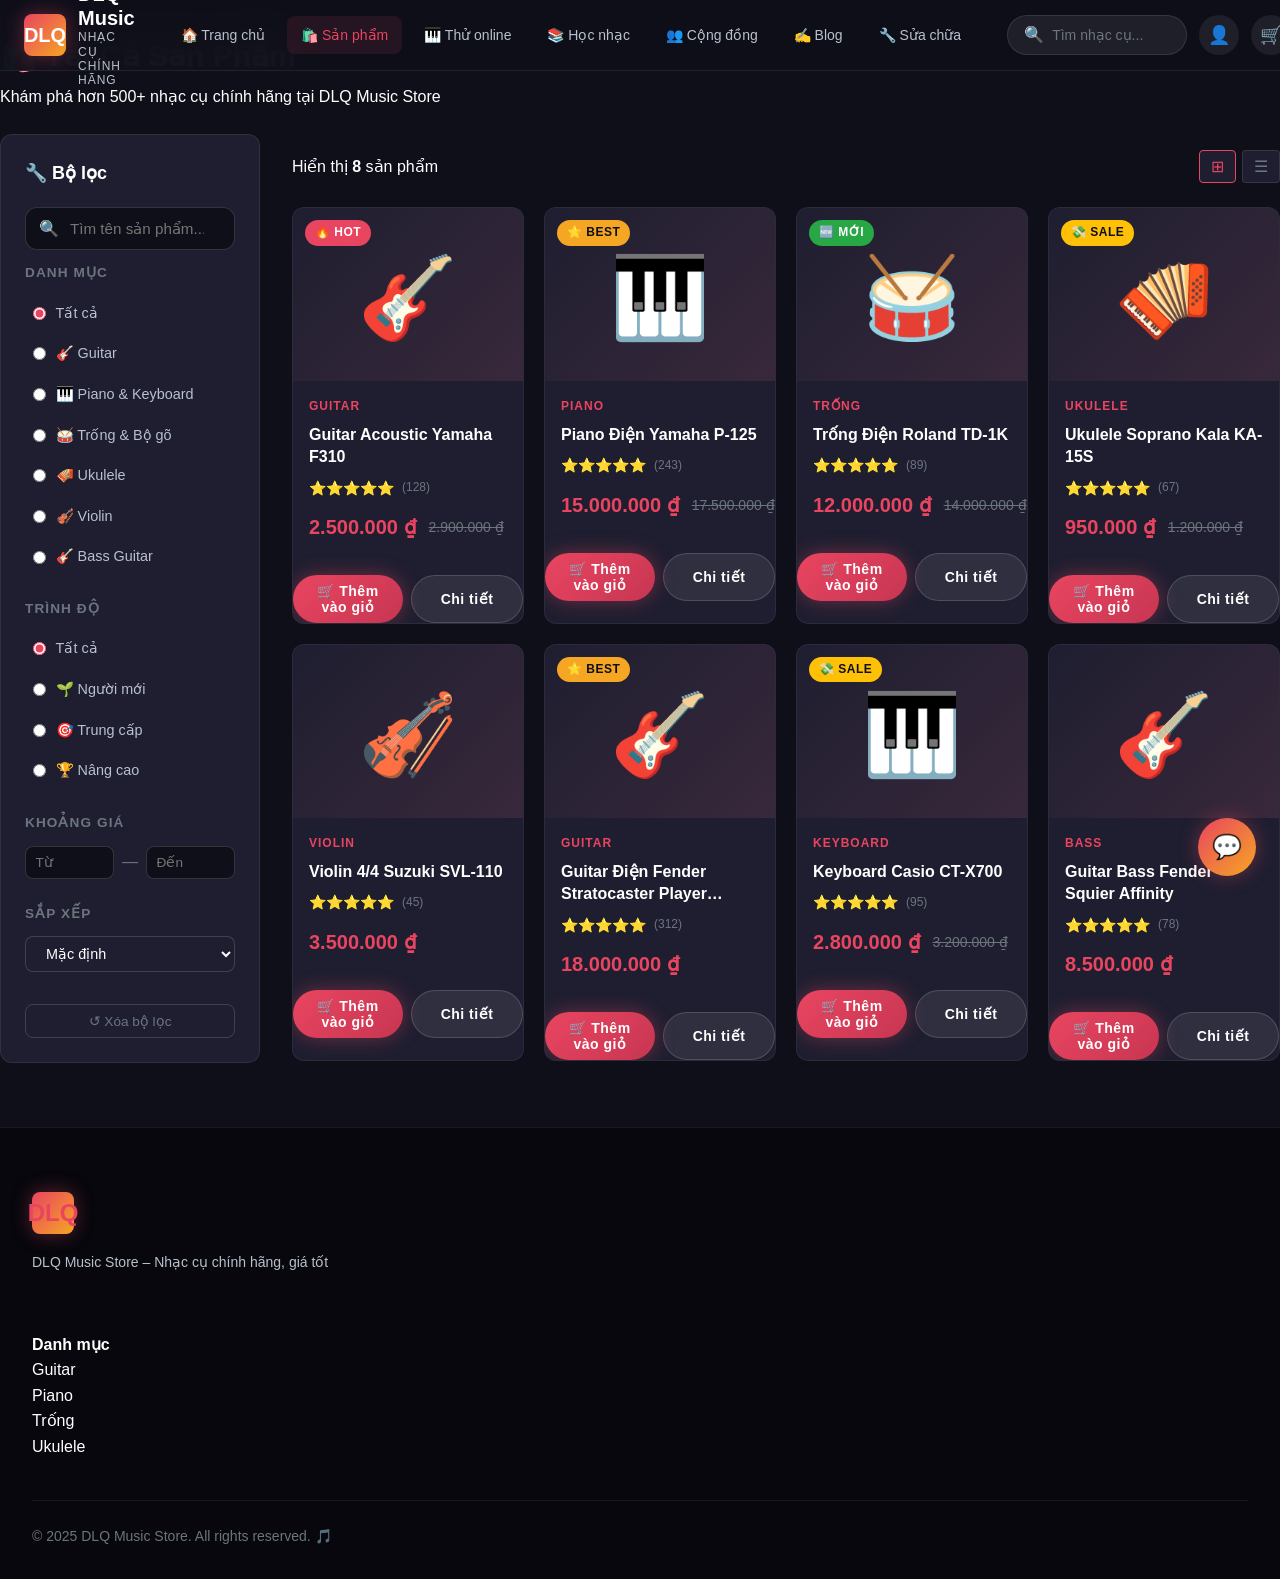
<file: pages/search-results.html>
<!DOCTYPE html>
<html lang="vi">
<head>
  <meta charset="UTF-8">
  <meta name="viewport" content="width=device-width, initial-scale=1.0">
  <meta name="description" content="Tìm kiếm và lọc nhạc cụ tại DLQ Music Store">
  <title>Tìm Kiếm Sản Phẩm | DLQ Music Store</title>
  <link rel="stylesheet" href="../css/variables.css">
  <link rel="stylesheet" href="../css/style.css">
  <link rel="stylesheet" href="../css/product.css">
  <link rel="stylesheet" href="../css/animations.css">
  <link rel="stylesheet" href="../css/responsive.css">
  <link rel="icon" href="data:image/svg+xml,<svg xmlns='http://www.w3.org/2000/svg' viewBox='0 0 100 100'><text y='.9em' font-size='90'>🎵</text></svg>">
  <style>
    .search-page{padding:2rem 0 4rem}
    .search-layout{display:grid;grid-template-columns:260px 1fr;gap:2rem;align-items:start}
    @media(max-width:900px){.search-layout{grid-template-columns:1fr}}
    .filter-sidebar{background:var(--bg-card);border-radius:var(--radius-lg);padding:1.5rem;border:1px solid rgba(255,255,255,0.08);position:sticky;top:100px}
    .filter-sidebar h3{font-size:var(--fs-lg);margin-bottom:1.25rem;display:flex;align-items:center;gap:0.5rem}
    .filter-group{margin-bottom:1.5rem}
    .filter-group h4{font-size:0.85rem;text-transform:uppercase;letter-spacing:0.08em;color:var(--text-muted);margin-bottom:0.75rem;font-weight:700}
    .filter-options{display:flex;flex-direction:column;gap:0.4rem}
    .filter-option{display:flex;align-items:center;gap:0.6rem;cursor:pointer;padding:0.35rem 0.5rem;border-radius:var(--radius-sm);transition:var(--transition-fast);font-size:0.9rem;color:var(--text-secondary)}
    .filter-option:hover{background:rgba(255,255,255,0.05);color:var(--text-primary)}
    .filter-option input{accent-color:var(--accent);cursor:pointer}
    .filter-option.active-filter{color:var(--accent)}
    .price-range{display:flex;flex-direction:column;gap:0.75rem}
    .price-range-inputs{display:flex;gap:0.5rem;align-items:center}
    .price-range input[type=number]{flex:1;padding:0.5rem 0.6rem;background:var(--bg-dark);border:1px solid rgba(255,255,255,0.15);border-radius:var(--radius-md);color:var(--text-primary);font-size:0.85rem;width:100%}
    .filter-search-wrap{position:relative;margin-bottom:0.75rem}
    #filter-search{width:100%;padding:0.75rem 1rem 0.75rem 2.75rem;background:var(--bg-dark);border:1px solid rgba(255,255,255,0.15);border-radius:var(--radius-lg);color:var(--text-primary);font-size:0.95rem}
    #filter-search:focus{outline:none;border-color:var(--accent)}
    .search-icon{position:absolute;left:0.9rem;top:50%;transform:translateY(-50%);color:var(--text-muted)}
    .results-header{display:flex;justify-content:space-between;align-items:center;margin-bottom:1.5rem;flex-wrap:wrap;gap:0.75rem}
    .filter-count{font-weight:700;color:var(--text-primary)}
    .sort-select{padding:0.5rem 1rem;background:var(--bg-card);border:1px solid rgba(255,255,255,0.15);border-radius:var(--radius-md);color:var(--text-primary);font-size:0.9rem;cursor:pointer}
    .active-filters{display:flex;flex-wrap:wrap;gap:0.5rem;margin-bottom:1rem}
    .active-filter-tag{display:flex;align-items:center;gap:0.4rem;padding:0.3rem 0.75rem;background:rgba(233,69,96,0.15);border:1px solid rgba(233,69,96,0.3);border-radius:var(--radius-full);font-size:0.8rem;color:var(--accent)}
    .active-filter-tag button{background:none;border:none;color:var(--accent);cursor:pointer;font-size:0.9rem;padding:0;line-height:1}
    #filtered-products{display:grid;grid-template-columns:repeat(auto-fill,minmax(220px,1fr));gap:1.25rem}
    .view-toggle{display:flex;gap:0.35rem}
    .view-btn{padding:0.4rem 0.7rem;background:var(--bg-card);border:1px solid rgba(255,255,255,0.1);border-radius:var(--radius-sm);color:var(--text-muted);cursor:pointer;font-size:1rem;transition:var(--transition-fast)}
    .view-btn.active{border-color:var(--accent);color:var(--accent)}
    #filtered-products.list-view{grid-template-columns:1fr}
    #filtered-products.list-view .product-card{display:grid;grid-template-columns:120px 1fr auto;align-items:center}
    #filtered-products.list-view .product-img-wrap{height:120px}
    .no-results{text-align:center;padding:4rem 2rem;color:var(--text-muted);grid-column:1/-1}
    .reset-filters{background:none;border:1px solid rgba(255,255,255,0.15);color:var(--text-muted);padding:0.5rem 1rem;border-radius:var(--radius-md);cursor:pointer;font-size:0.85rem;width:100%;margin-top:0.5rem;transition:var(--transition-fast)}
    .reset-filters:hover{border-color:var(--accent);color:var(--accent)}
    .smart-filter-form{}
    @media(max-width:900px){.filter-sidebar{position:static}}
  </style>
</head>
<body>
<div id="loading-screen" class="loading-screen">
  <div class="loading-logo">DLQ</div>
  <div class="loading-bars"><div class="loading-bar"></div><div class="loading-bar"></div><div class="loading-bar"></div><div class="loading-bar"></div><div class="loading-bar"></div></div>
  <p style="color:var(--text-muted);font-size:0.875rem">Đang tải DLQ Music Store...</p>
</div>
<div id="floating-notes" class="music-notes-container" aria-hidden="true"></div>

<nav class="navbar" role="navigation">
  <div class="nav-container">
    <a href="../index.html" class="nav-logo"><div class="logo-mark">DLQ</div><div class="logo-text"><span class="logo-name">DLQ Music</span><span class="logo-tagline">NHẠC CỤ CHÍNH HÃNG</span></div></a>
    <nav class="nav-links">
      <a href="../index.html" class="nav-link">🏠 Trang chủ</a>
      <a href="../pages/search-results.html" class="nav-link active">🛍️ Sản phẩm</a>
      <a href="../pages/interactive-play.html" class="nav-link">🎹 Thử online</a>
      <a href="../pages/learning.html" class="nav-link">📚 Học nhạc</a>
      <a href="../pages/community.html" class="nav-link">👥 Cộng đồng</a>
      <a href="../pages/blog.html" class="nav-link">✍️ Blog</a>
      <a href="../pages/repair-service.html" class="nav-link">🔧 Sửa chữa</a>
    </nav>
    <div class="nav-actions">
      <div class="nav-search" role="search"><span>🔍</span><input type="search" placeholder="Tìm nhạc cụ..." id="main-search-input" aria-label="Tìm kiếm" onkeydown="if(event.key==='Enter'){document.getElementById('filter-search').value=this.value;applyFilters();}"></div>
      <a href="../pages/profile.html" class="nav-icon-btn">👤</a>
      <a href="../pages/cart.html" class="nav-icon-btn" style="position:relative">🛒<span class="cart-badge" style="display:none">0</span></a>
      <button class="hamburger" aria-label="Menu" aria-expanded="false"><span></span><span></span><span></span></button>
    </div>
  </div>
</nav>
<div class="mobile-menu">
  <a href="../index.html" class="nav-link">🏠 Trang chủ</a>
  <a href="../pages/search-results.html" class="nav-link">🛍️ Sản phẩm</a>
  <a href="../pages/interactive-play.html" class="nav-link">🎹 Thử nhạc cụ online</a>
  <a href="../pages/learning.html" class="nav-link">📚 Học nhạc</a>
  <a href="../pages/community.html" class="nav-link">👥 Cộng đồng</a>
  <a href="../pages/blog.html" class="nav-link">✍️ Blog</a>
  <a href="../pages/repair-service.html" class="nav-link">🔧 Sửa chữa</a>
  <a href="../pages/profile.html" class="nav-link">👤 Tài khoản</a>
  <a href="../pages/cart.html" class="nav-link">🛒 Giỏ hàng</a>
</div>

<main>
  <div class="container search-page">
    <div style="margin-bottom:1.5rem">
      <h1 style="font-size:var(--fs-3xl);margin-bottom:0.25rem">🛍️ Tất Cả Sản Phẩm</h1>
      <p class="text-secondary">Khám phá hơn 500+ nhạc cụ chính hãng tại DLQ Music Store</p>
    </div>

    <div class="search-layout">
      <!-- Filter Sidebar -->
      <aside>
        <form class="smart-filter-form filter-sidebar" id="smart-filter" aria-label="Bộ lọc sản phẩm">
          <h3>🔧 Bộ lọc</h3>

          <div class="filter-search-wrap">
            <span class="search-icon">🔍</span>
            <input type="search" id="filter-search" placeholder="Tìm tên sản phẩm..." aria-label="Tìm kiếm trong danh sách" data-filter="search">
          </div>

          <div class="filter-group">
            <h4>Danh mục</h4>
            <div class="filter-options" role="group" aria-label="Danh mục">
              <label class="filter-option"><input type="radio" name="category" value="" data-filter="category" checked> Tất cả</label>
              <label class="filter-option"><input type="radio" name="category" value="guitar" data-filter="category"> 🎸 Guitar</label>
              <label class="filter-option"><input type="radio" name="category" value="piano" data-filter="category"> 🎹 Piano & Keyboard</label>
              <label class="filter-option"><input type="radio" name="category" value="drum" data-filter="category"> 🥁 Trống & Bộ gõ</label>
              <label class="filter-option"><input type="radio" name="category" value="ukulele" data-filter="category"> 🪗 Ukulele</label>
              <label class="filter-option"><input type="radio" name="category" value="violin" data-filter="category"> 🎻 Violin</label>
              <label class="filter-option"><input type="radio" name="category" value="bass" data-filter="category"> 🎸 Bass Guitar</label>
            </div>
          </div>

          <div class="filter-group">
            <h4>Trình độ</h4>
            <div class="filter-options" role="group" aria-label="Trình độ">
              <label class="filter-option"><input type="radio" name="level" value="" data-filter="level" checked> Tất cả</label>
              <label class="filter-option"><input type="radio" name="level" value="beginner" data-filter="level"> 🌱 Người mới</label>
              <label class="filter-option"><input type="radio" name="level" value="intermediate" data-filter="level"> 🎯 Trung cấp</label>
              <label class="filter-option"><input type="radio" name="level" value="advanced" data-filter="level"> 🏆 Nâng cao</label>
            </div>
          </div>

          <div class="filter-group">
            <h4>Khoảng giá</h4>
            <div class="price-range">
              <div class="price-range-inputs">
                <input type="number" id="price-min" placeholder="Từ" min="0" data-filter="priceMin" aria-label="Giá từ">
                <span style="color:var(--text-muted)">—</span>
                <input type="number" id="price-max" placeholder="Đến" min="0" data-filter="priceMax" aria-label="Giá đến">
              </div>
            </div>
          </div>

          <div class="filter-group">
            <h4>Sắp xếp</h4>
            <select id="sort-select" data-filter="sort" aria-label="Sắp xếp theo" class="sort-select" style="width:100%;margin-top:0">
              <option value="default">Mặc định</option>
              <option value="price-asc">Giá tăng dần</option>
              <option value="price-desc">Giá giảm dần</option>
              <option value="rating">Đánh giá cao nhất</option>
              <option value="newest">Mới nhất</option>
              <option value="popular">Phổ biến nhất</option>
            </select>
          </div>

          <button type="button" class="reset-filters" id="reset-filters">↺ Xóa bộ lọc</button>
        </form>
      </aside>

      <!-- Results -->
      <div>
        <!-- Active filters -->
        <div class="active-filters" id="active-filters" aria-live="polite"></div>

        <div class="results-header">
          <div>
            Hiển thị <span class="filter-count" id="filter-count">0</span> sản phẩm
          </div>
          <div style="display:flex;align-items:center;gap:0.75rem">
            <div class="view-toggle">
              <button class="view-btn active" id="grid-view-btn" title="Lưới" aria-label="Xem dạng lưới">⊞</button>
              <button class="view-btn" id="list-view-btn" title="Danh sách" aria-label="Xem dạng danh sách">☰</button>
            </div>
          </div>
        </div>

        <div id="filtered-products" role="list" aria-label="Danh sách sản phẩm">
          <p style="color:var(--text-muted);text-align:center;padding:3rem;grid-column:1/-1">Đang tải sản phẩm...</p>
        </div>

        <div id="load-more-wrap" style="text-align:center;margin-top:2rem;display:none">
          <button id="load-more-btn" class="btn btn-secondary">Xem thêm sản phẩm</button>
        </div>
      </div>
    </div>
  </div>
</main>

<footer class="footer">
  <div class="container">
    <div class="footer-grid">
      <div class="footer-brand"><div class="logo-mark" style="font-size:1.5rem;font-weight:900;color:var(--accent)">DLQ</div><p>DLQ Music Store – Nhạc cụ chính hãng, giá tốt</p></div>
      <div><h4>Danh mục</h4><ul><li><a href="?category=guitar">Guitar</a></li><li><a href="?category=piano">Piano</a></li><li><a href="?category=drum">Trống</a></li><li><a href="?category=ukulele">Ukulele</a></li></ul></div>
    </div>
    <div class="footer-bottom"><p>© 2025 DLQ Music Store. All rights reserved. 🎵</p></div>
  </div>
</footer>

<div class="chatbot-widget"><div class="chatbot-box" id="chatbot-box"><div class="chatbot-header"><div class="chatbot-avatar">🤖</div><div class="chatbot-info"><h4>DLQ Bot</h4><p>Tư vấn 24/7</p></div><button class="chatbot-close" id="chatbot-close">✕</button></div><div class="chatbot-messages" id="chatbot-messages" role="log" aria-live="polite"></div><div class="chatbot-quick-replies" id="chatbot-quick-replies"></div><div class="chatbot-input-area"><input type="text" class="chatbot-input" id="chatbot-input" placeholder="Nhập câu hỏi..." aria-label="Nhập tin nhắn"><button class="chatbot-send" id="chatbot-send">➤</button></div></div><button class="chatbot-toggle" id="chatbot-toggle">💬</button></div>
<div class="toast-container" aria-live="polite" aria-atomic="true"></div>

<script src="../js/storage.js"></script>
<script src="../js/main.js"></script>
<script src="../js/audio-player.js"></script>
<script src="../js/mood-system.js"></script>
<script src="../js/ai-recommend.js"></script>
<script src="../js/animations.js"></script>
<script src="../js/chatbot.js"></script>

<script>
let allProducts = [];
const fmt = n => new Intl.NumberFormat('vi-VN',{style:'currency',currency:'VND'}).format(n);
const icons = {guitar:'🎸',piano:'🎹',drum:'🥁',ukulele:'🪗',violin:'🎻',keyboard:'🎹',bass:'🎸'};
const catNames = {guitar:'Guitar',piano:'Piano',drum:'Trống',ukulele:'Ukulele',violin:'Violin',keyboard:'Keyboard',bass:'Bass'};

function getFilters() {
  return {
    search: document.getElementById('filter-search')?.value?.toLowerCase()||'',
    category: document.querySelector('[name=category]:checked')?.value||'',
    level: document.querySelector('[name=level]:checked')?.value||'',
    priceMin: parseInt(document.getElementById('price-min')?.value)||0,
    priceMax: parseInt(document.getElementById('price-max')?.value)||Infinity,
    sort: document.getElementById('sort-select')?.value||'default'
  };
}

function applyFilters() {
  const f = getFilters();
  let results = allProducts.filter(p=>{
    if(f.search && !p.name.toLowerCase().includes(f.search)) return false;
    if(f.category && p.category!==f.category) return false;
    if(f.level && p.level!==f.level) return false;
    if(p.price < f.priceMin) return false;
    if(f.priceMax !== Infinity && p.price > f.priceMax) return false;
    return true;
  });
  if(f.sort==='price-asc') results.sort((a,b)=>a.price-b.price);
  else if(f.sort==='price-desc') results.sort((a,b)=>b.price-a.price);
  else if(f.sort==='rating') results.sort((a,b)=>(b.rating||0)-(a.rating||0));
  else if(f.sort==='popular') results.sort((a,b)=>(b.reviews||0)-(a.reviews||0));

  document.getElementById('filter-count').textContent = results.length;
  renderProducts(results);
  renderActiveTags(f);
}

function renderActiveTags(f) {
  const container = document.getElementById('active-filters');
  const tags = [];
  if(f.search) tags.push(['🔍 '+f.search,'search']);
  if(f.category) tags.push([catNames[f.category]||f.category,'category']);
  if(f.level) tags.push([{beginner:'Người mới',intermediate:'Trung cấp',advanced:'Nâng cao'}[f.level]||f.level,'level']);
  container.innerHTML = tags.map(([label,type])=>`<div class="active-filter-tag">${label}<button onclick="clearFilter('${type}')" aria-label="Xóa bộ lọc ${label}">×</button></div>`).join('');
}

function clearFilter(type) {
  if(type==='search'){document.getElementById('filter-search').value='';}
  else if(type==='category'){document.querySelector('[name=category][value=""]').checked=true;}
  else if(type==='level'){document.querySelector('[name=level][value=""]').checked=true;}
  applyFilters();
}

window.applyFilters = applyFilters;

function renderProducts(products) {
  const container = document.getElementById('filtered-products');
  if(!products.length){
    container.innerHTML='<div class="no-results"><p style="font-size:3rem">😔</p><h3>Không tìm thấy sản phẩm phù hợp</h3><p>Thử thay đổi bộ lọc hoặc từ khóa tìm kiếm</p><button class="btn btn-secondary" onclick="document.getElementById(\'reset-filters\').click()">Xóa bộ lọc</button></div>';
    return;
  }
  container.innerHTML = products.map(p=>`
    <div class="product-card animate-on-scroll" role="listitem">
      <div class="product-img-wrap">
        <div style="width:100%;height:180px;background:linear-gradient(135deg,var(--bg-card),rgba(233,69,96,0.1));display:flex;align-items:center;justify-content:center;font-size:5rem">${icons[p.category]||'🎵'}</div>
        ${p.badge?`<div class="product-badges"><span class="badge badge-${p.badge}">${{hot:'🔥 Hot',new:'🆕 Mới',sale:'💸 Sale',best:'⭐ Best'}[p.badge]||p.badge}</span></div>`:''}
        <div class="product-quick-actions">
          <button class="quick-btn" data-wishlist="${p.id}" title="Yêu thích">❤️</button>
          <button class="quick-btn" onclick="window.location.href='../pages/product-detail.html?id=${p.id}'" title="Xem">👁️</button>
          <button class="quick-btn" data-add-cart="${p.id}" title="Thêm giỏ">🛒</button>
        </div>
      </div>
      <div class="product-body">
        <div class="product-category">${catNames[p.category]||p.category}</div>
        <div class="product-name">${p.name}</div>
        <div class="product-rating"><span class="stars">${'⭐'.repeat(Math.round(p.rating||4))}</span><span class="rating-count">(${p.reviews||0})</span></div>
        <div class="product-price">
          <span class="price-current">${fmt(p.price)}</span>
          ${p.oldPrice?`<span class="price-original">${fmt(p.oldPrice)}</span>`:''}
        </div>
      </div>
      <div class="product-footer">
        <button class="btn btn-primary btn-sm" data-add-cart="${p.id}">🛒 Thêm vào giỏ</button>
        <a href="../pages/product-detail.html?id=${p.id}" class="btn btn-ghost btn-sm">Chi tiết</a>
      </div>
    </div>`).join('');
  container.querySelectorAll('.animate-on-scroll').forEach(el=>{
    if(window.Animations?._scrollObserver) Animations._scrollObserver.observe(el);
  });
}

document.addEventListener('DOMContentLoaded', async ()=>{
  // Parse URL params
  const params = new URLSearchParams(location.search);
  const urlCat = params.get('category');
  const urlQ = params.get('q');
  if(urlCat){ const r=document.querySelector(`[name=category][value="${urlCat}"]`); if(r) r.checked=true; }
  if(urlQ){ document.getElementById('filter-search').value=urlQ; document.getElementById('main-search-input').value=urlQ; }

  try {
    allProducts = await DLQData.getProducts();
    applyFilters();
  } catch(e) {
    allProducts = [];
    document.getElementById('filtered-products').innerHTML='<p style="color:var(--danger);text-align:center;padding:2rem;grid-column:1/-1">Lỗi tải sản phẩm. Vui lòng thử lại.</p>';
  }

  // Attach filter events
  document.querySelectorAll('[data-filter]').forEach(el=>{
    el.addEventListener('change', applyFilters);
    el.addEventListener('input', ()=>{ clearTimeout(el._t); el._t=setTimeout(applyFilters,300); });
  });

  document.getElementById('reset-filters')?.addEventListener('click',()=>{
    document.querySelector('[name=category][value=""]').checked=true;
    document.querySelector('[name=level][value=""]').checked=true;
    document.getElementById('filter-search').value='';
    document.getElementById('price-min').value='';
    document.getElementById('price-max').value='';
    document.getElementById('sort-select').value='default';
    applyFilters();
  });

  document.getElementById('grid-view-btn')?.addEventListener('click',()=>{
    document.getElementById('filtered-products').classList.remove('list-view');
    document.getElementById('grid-view-btn').classList.add('active');
    document.getElementById('list-view-btn').classList.remove('active');
  });
  document.getElementById('list-view-btn')?.addEventListener('click',()=>{
    document.getElementById('filtered-products').classList.add('list-view');
    document.getElementById('list-view-btn').classList.add('active');
    document.getElementById('grid-view-btn').classList.remove('active');
  });
});
</script>
</body>
</html>
</file>
<file: css/variables.css>
/* ===== DLQ Music Store - CSS Variables ===== */
:root {
  /* Primary Brand Colors */
  --primary: #1a1a2e;
  --primary-light: #16213e;
  --accent: #e94560;
  --accent-hover: #c73652;
  --gold: #f5a623;
  --gold-light: #ffc65c;

  /* Text Colors */
  --text-primary: #ffffff;
  --text-secondary: #b8c1cc;
  --text-muted: #6c757d;
  --text-dark: #1a1a2e;

  /* Background Colors */
  --bg-dark: #0f0f1a;
  --bg-card: #1e1e30;
  --bg-card-hover: #252540;
  --bg-overlay: rgba(0, 0, 0, 0.7);

  /* Status Colors */
  --success: #28a745;
  --warning: #ffc107;
  --danger: #dc3545;
  --info: #17a2b8;

  /* Mood Colors - Chill */
  --mood-chill-primary: #2d6a8f;
  --mood-chill-secondary: #4ecdc4;
  --mood-chill-accent: #95e1d3;
  --mood-chill-bg: #0d2137;
  --mood-chill-text: #e0f4f1;

  /* Mood Colors - Sad */
  --mood-sad-primary: #3d3561;
  --mood-sad-secondary: #7c5cbf;
  --mood-sad-accent: #b8a9e8;
  --mood-sad-bg: #1a1428;
  --mood-sad-text: #d4ccf0;

  /* Mood Colors - Energetic */
  --mood-energetic-primary: #b5290b;
  --mood-energetic-secondary: #ff6b35;
  --mood-energetic-accent: #ffd166;
  --mood-energetic-bg: #1f0a05;
  --mood-energetic-text: #ffe8d6;

  /* Typography */
  --font-primary: 'Segoe UI', Tahoma, Geneva, Verdana, sans-serif;
  --font-heading: 'Playfair Display', Georgia, serif;
  --font-mono: 'Courier New', monospace;

  /* Font Sizes */
  --fs-xs: 0.75rem;
  --fs-sm: 0.875rem;
  --fs-base: 1rem;
  --fs-lg: 1.125rem;
  --fs-xl: 1.25rem;
  --fs-2xl: 1.5rem;
  --fs-3xl: 1.875rem;
  --fs-4xl: 2.25rem;
  --fs-5xl: 3rem;

  /* Spacing */
  --sp-1: 0.25rem;
  --sp-2: 0.5rem;
  --sp-3: 0.75rem;
  --sp-4: 1rem;
  --sp-6: 1.5rem;
  --sp-8: 2rem;
  --sp-10: 2.5rem;
  --sp-12: 3rem;
  --sp-16: 4rem;
  --sp-20: 5rem;

  /* Border Radius */
  --radius-sm: 4px;
  --radius-md: 8px;
  --radius-lg: 12px;
  --radius-xl: 20px;
  --radius-full: 9999px;

  /* Shadows */
  --shadow-sm: 0 1px 3px rgba(0,0,0,0.3);
  --shadow-md: 0 4px 12px rgba(0,0,0,0.4);
  --shadow-lg: 0 8px 24px rgba(0,0,0,0.5);
  --shadow-glow: 0 0 20px rgba(233, 69, 96, 0.4);
  --shadow-gold: 0 0 20px rgba(245, 166, 35, 0.4);

  /* Transitions */
  --transition-fast: 0.15s ease;
  --transition-base: 0.3s ease;
  --transition-slow: 0.5s ease;

  /* Z-index */
  --z-dropdown: 100;
  --z-sticky: 200;
  --z-overlay: 300;
  --z-modal: 400;
  --z-toast: 500;
}

/* Mood Theme Classes */
body.mood-chill {
  --primary: var(--mood-chill-primary);
  --accent: var(--mood-chill-secondary);
  --bg-dark: var(--mood-chill-bg);
  --bg-card: #0e2d40;
  --text-primary: var(--mood-chill-text);
}

body.mood-sad {
  --primary: var(--mood-sad-primary);
  --accent: var(--mood-sad-secondary);
  --bg-dark: var(--mood-sad-bg);
  --bg-card: #221a38;
  --text-primary: var(--mood-sad-text);
}

body.mood-energetic {
  --primary: var(--mood-energetic-primary);
  --accent: var(--mood-energetic-secondary);
  --bg-dark: var(--mood-energetic-bg);
  --bg-card: #2a1208;
  --text-primary: var(--mood-energetic-text);
}
</file>
<file: css/style.css>
/* ===== DLQ Music Store - Main Styles ===== */
@import url('https://fonts.googleapis.com/css2?family=Playfair+Display:wght@400;700&family=Inter:wght@300;400;500;600;700&display=swap');
@import 'variables.css';

/* ===== Reset & Base ===== */
*, *::before, *::after { box-sizing: border-box; margin: 0; padding: 0; }

html { scroll-behavior: smooth; font-size: 16px; }

body {
  font-family: var(--font-primary);
  background-color: var(--bg-dark);
  color: var(--text-primary);
  line-height: 1.6;
  overflow-x: hidden;
  transition: background-color var(--transition-slow), color var(--transition-slow);
}

img { max-width: 100%; display: block; }
a { text-decoration: none; color: inherit; }
ul, ol { list-style: none; }
button { cursor: pointer; border: none; outline: none; background: none; font-family: inherit; }
input, textarea, select { font-family: inherit; outline: none; }

/* ===== Utility Classes ===== */
.container { max-width: 1280px; margin: 0 auto; padding: 0 var(--sp-6); }
.container-sm { max-width: 960px; margin: 0 auto; padding: 0 var(--sp-6); }
.section { padding: var(--sp-16) 0; }
.section-sm { padding: var(--sp-10) 0; }
.text-center { text-align: center; }
.text-accent { color: var(--accent); }
.text-gold { color: var(--gold); }
.hidden { display: none !important; }
.flex { display: flex; }
.items-center { align-items: center; }
.justify-between { justify-content: space-between; }
.gap-4 { gap: var(--sp-4); }
.mt-4 { margin-top: var(--sp-4); }
.mb-4 { margin-bottom: var(--sp-4); }

/* ===== Buttons ===== */
.btn {
  display: inline-flex;
  align-items: center;
  gap: var(--sp-2);
  padding: 0.75rem 1.75rem;
  border-radius: var(--radius-full);
  font-size: var(--fs-base);
  font-weight: 600;
  transition: all var(--transition-base);
  letter-spacing: 0.5px;
}

.btn-primary {
  background: linear-gradient(135deg, var(--accent), var(--accent-hover));
  color: #fff;
  box-shadow: var(--shadow-glow);
}
.btn-primary:hover {
  transform: translateY(-2px);
  box-shadow: 0 8px 25px rgba(233, 69, 96, 0.5);
}

.btn-secondary {
  background: transparent;
  border: 2px solid var(--accent);
  color: var(--accent);
}
.btn-secondary:hover {
  background: var(--accent);
  color: #fff;
  transform: translateY(-2px);
}

.btn-gold {
  background: linear-gradient(135deg, var(--gold), #e09000);
  color: var(--bg-dark);
  box-shadow: var(--shadow-gold);
}
.btn-gold:hover {
  transform: translateY(-2px);
  box-shadow: 0 8px 25px rgba(245,166,35,0.5);
}

.btn-ghost {
  background: rgba(255,255,255,0.08);
  color: var(--text-primary);
  border: 1px solid rgba(255,255,255,0.15);
}
.btn-ghost:hover { background: rgba(255,255,255,0.15); transform: translateY(-2px); }

.btn-sm { padding: 0.5rem 1.25rem; font-size: var(--fs-sm); }
.btn-lg { padding: 1rem 2.5rem; font-size: var(--fs-lg); }
.btn-icon { padding: 0.75rem; border-radius: var(--radius-full); }

/* ===== Section Headings ===== */
.section-title {
  font-family: var(--font-heading);
  font-size: var(--fs-3xl);
  font-weight: 700;
  color: var(--text-primary);
  margin-bottom: var(--sp-2);
}
.section-subtitle {
  color: var(--text-secondary);
  font-size: var(--fs-lg);
  margin-bottom: var(--sp-10);
}
.title-accent { color: var(--accent); }

/* ===== Cards ===== */
.card {
  background: var(--bg-card);
  border-radius: var(--radius-lg);
  overflow: hidden;
  transition: all var(--transition-base);
  border: 1px solid rgba(255,255,255,0.05);
}
.card:hover { transform: translateY(-4px); box-shadow: var(--shadow-lg); }

/* ===== Navigation ===== */
.navbar {
  position: fixed;
  top: 0; left: 0; right: 0;
  z-index: var(--z-sticky);
  background: rgba(15, 15, 26, 0.95);
  backdrop-filter: blur(20px);
  border-bottom: 1px solid rgba(255,255,255,0.08);
  transition: all var(--transition-base);
}

.navbar.scrolled {
  background: rgba(15, 15, 26, 0.98);
  box-shadow: var(--shadow-md);
}

.nav-container {
  max-width: 1280px;
  margin: 0 auto;
  padding: 0 var(--sp-6);
  display: flex;
  align-items: center;
  height: 70px;
  gap: var(--sp-8);
}

.nav-logo {
  display: flex;
  align-items: center;
  gap: var(--sp-3);
  text-decoration: none;
}

.logo-mark {
  width: 42px; height: 42px;
  background: linear-gradient(135deg, var(--accent), var(--gold));
  border-radius: var(--radius-md);
  display: flex;
  align-items: center;
  justify-content: center;
  font-size: var(--fs-xl);
  font-weight: 900;
  color: #fff;
  box-shadow: var(--shadow-glow);
}

.logo-text { display: flex; flex-direction: column; line-height: 1.2; }
.logo-name { font-weight: 800; font-size: var(--fs-xl); color: var(--text-primary); }
.logo-tagline { font-size: var(--fs-xs); color: var(--text-secondary); letter-spacing: 1px; }

.nav-links {
  display: flex;
  align-items: center;
  gap: var(--sp-2);
  flex: 1;
}

.nav-link {
  padding: 0.5rem 0.875rem;
  border-radius: var(--radius-md);
  font-size: var(--fs-sm);
  font-weight: 500;
  color: var(--text-secondary);
  transition: all var(--transition-fast);
  white-space: nowrap;
}
.nav-link:hover, .nav-link.active {
  color: var(--accent);
  background: rgba(233, 69, 96, 0.1);
}

.nav-actions {
  display: flex;
  align-items: center;
  gap: var(--sp-3);
}

.nav-search {
  display: flex;
  align-items: center;
  background: rgba(255,255,255,0.07);
  border: 1px solid rgba(255,255,255,0.1);
  border-radius: var(--radius-full);
  padding: 0.4rem 0.75rem 0.4rem 1rem;
  gap: var(--sp-2);
  transition: all var(--transition-base);
  width: 180px;
}
.nav-search:focus-within {
  background: rgba(255,255,255,0.1);
  border-color: var(--accent);
  width: 220px;
}
.nav-search input {
  background: none;
  border: none;
  color: var(--text-primary);
  font-size: var(--fs-sm);
  width: 100%;
}
.nav-search input::placeholder { color: var(--text-muted); }

.nav-icon-btn {
  position: relative;
  width: 40px; height: 40px;
  border-radius: var(--radius-full);
  background: rgba(255,255,255,0.07);
  display: flex;
  align-items: center;
  justify-content: center;
  color: var(--text-secondary);
  font-size: var(--fs-lg);
  transition: all var(--transition-fast);
}
.nav-icon-btn:hover { background: rgba(233,69,96,0.15); color: var(--accent); }

.cart-badge {
  position: absolute;
  top: -4px; right: -4px;
  background: var(--accent);
  color: #fff;
  font-size: 10px;
  font-weight: 700;
  width: 18px; height: 18px;
  border-radius: var(--radius-full);
  display: flex;
  align-items: center;
  justify-content: center;
  border: 2px solid var(--bg-dark);
}

.hamburger {
  display: none;
  flex-direction: column;
  gap: 5px;
  padding: var(--sp-2);
  cursor: pointer;
}
.hamburger span {
  display: block;
  width: 24px; height: 2px;
  background: var(--text-primary);
  border-radius: 2px;
  transition: all var(--transition-base);
}

/* Mobile Menu */
.mobile-menu {
  display: none;
  position: fixed;
  top: 70px; left: 0; right: 0;
  background: var(--bg-dark);
  border-bottom: 1px solid rgba(255,255,255,0.08);
  padding: var(--sp-4);
  z-index: var(--z-sticky);
}
.mobile-menu.open { display: block; }
.mobile-menu .nav-link {
  display: block;
  padding: var(--sp-3) var(--sp-4);
  border-radius: var(--radius-md);
  font-size: var(--fs-base);
}

/* ===== Hero Section ===== */
.hero {
  min-height: 100vh;
  display: flex;
  align-items: center;
  position: relative;
  overflow: hidden;
  padding-top: 70px;
  background: var(--bg-dark);
}

.hero-bg {
  position: absolute;
  inset: 0;
  background: radial-gradient(ellipse at 60% 50%, rgba(233,69,96,0.15) 0%, transparent 70%),
              radial-gradient(ellipse at 20% 80%, rgba(245,166,35,0.1) 0%, transparent 60%);
}

.hero-particles {
  position: absolute;
  inset: 0;
  overflow: hidden;
  pointer-events: none;
}

.hero-content {
  position: relative;
  z-index: 2;
  display: grid;
  grid-template-columns: 1fr 1fr;
  gap: var(--sp-12);
  align-items: center;
  padding: var(--sp-16) 0;
}

.hero-text { max-width: 580px; }

.hero-badge {
  display: inline-flex;
  align-items: center;
  gap: var(--sp-2);
  background: rgba(233,69,96,0.15);
  border: 1px solid rgba(233,69,96,0.3);
  padding: 0.4rem 1rem;
  border-radius: var(--radius-full);
  font-size: var(--fs-sm);
  color: var(--accent);
  font-weight: 500;
  margin-bottom: var(--sp-6);
}

.hero-title {
  font-family: var(--font-heading);
  font-size: clamp(2.5rem, 5vw, 3.75rem);
  font-weight: 700;
  line-height: 1.15;
  margin-bottom: var(--sp-6);
  color: var(--text-primary);
}

.hero-desc {
  font-size: var(--fs-lg);
  color: var(--text-secondary);
  margin-bottom: var(--sp-8);
  line-height: 1.8;
}

.hero-cta {
  display: flex;
  gap: var(--sp-4);
  flex-wrap: wrap;
  margin-bottom: var(--sp-10);
}

.hero-stats {
  display: flex;
  gap: var(--sp-8);
}
.stat-item { text-align: center; }
.stat-number {
  font-size: var(--fs-2xl);
  font-weight: 800;
  color: var(--accent);
  display: block;
}
.stat-label { font-size: var(--fs-xs); color: var(--text-muted); text-transform: uppercase; letter-spacing: 1px; }

.hero-visual {
  position: relative;
  display: flex;
  align-items: center;
  justify-content: center;
}

.hero-img-wrap {
  position: relative;
  width: 100%;
  max-width: 500px;
}

.hero-img-main {
  width: 100%;
  border-radius: var(--radius-xl);
  box-shadow: var(--shadow-lg), 0 0 60px rgba(233,69,96,0.2);
}

.hero-float-card {
  position: absolute;
  background: var(--bg-card);
  border: 1px solid rgba(255,255,255,0.1);
  border-radius: var(--radius-lg);
  padding: var(--sp-3) var(--sp-4);
  display: flex;
  align-items: center;
  gap: var(--sp-3);
  box-shadow: var(--shadow-md);
  animation: float 3s ease-in-out infinite;
}
.hero-float-card.card-1 { bottom: 20%; left: -60px; animation-delay: 0s; }
.hero-float-card.card-2 { top: 15%; right: -50px; animation-delay: 1.5s; }

.float-icon { font-size: var(--fs-2xl); }
.float-text { font-size: var(--fs-sm); }
.float-text strong { display: block; color: var(--text-primary); }
.float-text span { color: var(--text-muted); font-size: var(--fs-xs); }

/* ===== Music Mood System ===== */
.mood-system {
  background: var(--bg-card);
  border-radius: var(--radius-xl);
  padding: var(--sp-10);
  text-align: center;
  border: 1px solid rgba(255,255,255,0.07);
  margin-bottom: var(--sp-4);
}

.mood-title {
  font-size: var(--fs-2xl);
  font-weight: 700;
  margin-bottom: var(--sp-2);
}
.mood-subtitle {
  color: var(--text-secondary);
  margin-bottom: var(--sp-8);
}

.mood-options {
  display: flex;
  justify-content: center;
  gap: var(--sp-4);
  flex-wrap: wrap;
}

.mood-btn {
  display: flex;
  flex-direction: column;
  align-items: center;
  gap: var(--sp-2);
  padding: var(--sp-6) var(--sp-8);
  border-radius: var(--radius-xl);
  border: 2px solid transparent;
  background: rgba(255,255,255,0.05);
  cursor: pointer;
  transition: all var(--transition-base);
  min-width: 130px;
}

.mood-btn:hover { transform: translateY(-4px); border-color: var(--accent); }
.mood-btn.active { transform: translateY(-4px); border-color: var(--accent); background: rgba(233,69,96,0.15); }

.mood-emoji { font-size: 2.5rem; }
.mood-name { font-size: var(--fs-base); font-weight: 600; }
.mood-desc { font-size: var(--fs-xs); color: var(--text-muted); }

.mood-btn.chill.active { border-color: var(--mood-chill-secondary); background: rgba(78,205,196,0.1); }
.mood-btn.sad.active { border-color: var(--mood-sad-secondary); background: rgba(124,92,191,0.1); }
.mood-btn.energetic.active { border-color: var(--mood-energetic-secondary); background: rgba(255,107,53,0.1); }

/* ===== Product Grid ===== */
.products-grid {
  display: grid;
  grid-template-columns: repeat(auto-fill, minmax(280px, 1fr));
  gap: var(--sp-6);
}

.product-card {
  background: var(--bg-card);
  border-radius: var(--radius-lg);
  overflow: hidden;
  border: 1px solid rgba(255,255,255,0.06);
  transition: all var(--transition-base);
}

.product-card:hover {
  transform: translateY(-6px);
  box-shadow: var(--shadow-lg);
  border-color: rgba(233,69,96,0.3);
}

.product-img-wrap {
  position: relative;
  overflow: hidden;
  aspect-ratio: 4/3;
  background: rgba(255,255,255,0.03);
}

.product-img {
  width: 100%; height: 100%;
  object-fit: cover;
  transition: transform var(--transition-slow);
}

.product-card:hover .product-img { transform: scale(1.05); }

.product-badges {
  position: absolute;
  top: var(--sp-3);
  left: var(--sp-3);
  display: flex;
  flex-direction: column;
  gap: var(--sp-1);
}

.badge {
  padding: 3px 10px;
  border-radius: var(--radius-full);
  font-size: var(--fs-xs);
  font-weight: 700;
  text-transform: uppercase;
  letter-spacing: 0.5px;
}
.badge-hot { background: var(--accent); color: #fff; }
.badge-new { background: var(--success); color: #fff; }
.badge-sale { background: var(--warning); color: var(--bg-dark); }
.badge-best { background: var(--gold); color: var(--bg-dark); }

.product-quick-actions {
  position: absolute;
  right: var(--sp-3);
  top: 50%;
  transform: translateY(-50%) translateX(60px);
  display: flex;
  flex-direction: column;
  gap: var(--sp-2);
  transition: transform var(--transition-base);
}
.product-card:hover .product-quick-actions { transform: translateY(-50%) translateX(0); }

.quick-btn {
  width: 36px; height: 36px;
  border-radius: var(--radius-full);
  background: rgba(255,255,255,0.9);
  color: var(--bg-dark);
  display: flex;
  align-items: center;
  justify-content: center;
  font-size: var(--fs-base);
  transition: all var(--transition-fast);
  box-shadow: var(--shadow-sm);
}
.quick-btn:hover { background: var(--accent); color: #fff; transform: scale(1.1); }

.product-body {
  padding: var(--sp-4);
}

.product-category {
  font-size: var(--fs-xs);
  color: var(--accent);
  font-weight: 600;
  text-transform: uppercase;
  letter-spacing: 1px;
  margin-bottom: var(--sp-2);
}

.product-name {
  font-size: var(--fs-base);
  font-weight: 600;
  color: var(--text-primary);
  margin-bottom: var(--sp-2);
  line-height: 1.4;
  display: -webkit-box;
  -webkit-line-clamp: 2;
  -webkit-box-orient: vertical;
  overflow: hidden;
}

.product-rating {
  display: flex;
  align-items: center;
  gap: var(--sp-2);
  margin-bottom: var(--sp-3);
}
.stars { color: var(--gold); font-size: var(--fs-sm); }
.rating-count { font-size: var(--fs-xs); color: var(--text-muted); }

.product-price {
  display: flex;
  align-items: center;
  gap: var(--sp-3);
  margin-bottom: var(--sp-4);
}
.price-current {
  font-size: var(--fs-xl);
  font-weight: 800;
  color: var(--accent);
}
.price-original {
  font-size: var(--fs-sm);
  color: var(--text-muted);
  text-decoration: line-through;
}

.product-footer {
  display: flex;
  gap: var(--sp-2);
}
.product-footer .btn { flex: 1; justify-content: center; }

/* ===== Category Grid ===== */
.category-grid {
  display: grid;
  grid-template-columns: repeat(auto-fill, minmax(150px, 1fr));
  gap: var(--sp-4);
}

.category-card {
  background: var(--bg-card);
  border-radius: var(--radius-lg);
  padding: var(--sp-6) var(--sp-4);
  text-align: center;
  border: 1px solid rgba(255,255,255,0.06);
  transition: all var(--transition-base);
  cursor: pointer;
  text-decoration: none;
}
.category-card:hover {
  transform: translateY(-4px);
  border-color: var(--accent);
  background: rgba(233,69,96,0.07);
}

.category-icon {
  font-size: 2.5rem;
  margin-bottom: var(--sp-3);
  display: block;
}
.category-name {
  font-size: var(--fs-sm);
  font-weight: 600;
  color: var(--text-primary);
  margin-bottom: var(--sp-1);
}
.category-count { font-size: var(--fs-xs); color: var(--text-muted); }

/* ===== Features Section ===== */
.features-grid {
  display: grid;
  grid-template-columns: repeat(auto-fill, minmax(220px, 1fr));
  gap: var(--sp-6);
}

.feature-item {
  display: flex;
  align-items: flex-start;
  gap: var(--sp-4);
  padding: var(--sp-6);
  background: var(--bg-card);
  border-radius: var(--radius-lg);
  border: 1px solid rgba(255,255,255,0.05);
  transition: all var(--transition-base);
}
.feature-item:hover { transform: translateY(-4px); border-color: rgba(233,69,96,0.2); }

.feature-icon-wrap {
  width: 50px; height: 50px;
  border-radius: var(--radius-md);
  background: linear-gradient(135deg, rgba(233,69,96,0.2), rgba(245,166,35,0.2));
  display: flex;
  align-items: center;
  justify-content: center;
  font-size: var(--fs-2xl);
  flex-shrink: 0;
}

.feature-text h4 {
  font-size: var(--fs-base);
  font-weight: 600;
  margin-bottom: var(--sp-1);
}
.feature-text p { font-size: var(--fs-sm); color: var(--text-secondary); }

/* ===== Testimonials ===== */
.testimonials-grid {
  display: grid;
  grid-template-columns: repeat(auto-fill, minmax(300px, 1fr));
  gap: var(--sp-6);
}

.testimonial-card {
  background: var(--bg-card);
  border-radius: var(--radius-lg);
  padding: var(--sp-6);
  border: 1px solid rgba(255,255,255,0.06);
}

.testimonial-stars { color: var(--gold); margin-bottom: var(--sp-4); }
.testimonial-text {
  color: var(--text-secondary);
  font-size: var(--fs-sm);
  line-height: 1.8;
  margin-bottom: var(--sp-4);
  font-style: italic;
}
.testimonial-author {
  display: flex;
  align-items: center;
  gap: var(--sp-3);
}
.author-avatar {
  width: 44px; height: 44px;
  border-radius: var(--radius-full);
  background: linear-gradient(135deg, var(--accent), var(--gold));
  display: flex;
  align-items: center;
  justify-content: center;
  font-size: var(--fs-lg);
  font-weight: 700;
  color: #fff;
}
.author-name { font-weight: 600; font-size: var(--fs-sm); }
.author-detail { font-size: var(--fs-xs); color: var(--text-muted); }

/* ===== Banner Promo ===== */
.promo-banner {
  background: linear-gradient(135deg, var(--primary-light), var(--primary));
  border-radius: var(--radius-xl);
  padding: var(--sp-10);
  display: grid;
  grid-template-columns: 1fr auto;
  gap: var(--sp-8);
  align-items: center;
  border: 1px solid rgba(233,69,96,0.2);
  overflow: hidden;
  position: relative;
}
.promo-banner::before {
  content: '';
  position: absolute;
  right: -50px; top: -50px;
  width: 200px; height: 200px;
  background: radial-gradient(circle, rgba(233,69,96,0.2), transparent);
  border-radius: 50%;
}

.promo-text h2 { font-size: var(--fs-2xl); font-weight: 700; margin-bottom: var(--sp-2); }
.promo-text p { color: var(--text-secondary); margin-bottom: var(--sp-4); }
.promo-countdown {
  display: flex;
  gap: var(--sp-3);
  margin-bottom: var(--sp-6);
}
.countdown-item {
  background: rgba(0,0,0,0.3);
  border-radius: var(--radius-md);
  padding: var(--sp-2) var(--sp-4);
  text-align: center;
}
.countdown-num { font-size: var(--fs-2xl); font-weight: 800; color: var(--accent); display: block; }
.countdown-label { font-size: var(--fs-xs); color: var(--text-muted); }

/* ===== Blog Preview ===== */
.blog-grid {
  display: grid;
  grid-template-columns: repeat(auto-fill, minmax(300px, 1fr));
  gap: var(--sp-6);
}

.blog-card {
  background: var(--bg-card);
  border-radius: var(--radius-lg);
  overflow: hidden;
  border: 1px solid rgba(255,255,255,0.06);
  transition: all var(--transition-base);
  text-decoration: none;
  display: block;
}
.blog-card:hover { transform: translateY(-4px); box-shadow: var(--shadow-lg); }

.blog-img {
  width: 100%;
  aspect-ratio: 16/9;
  object-fit: cover;
  transition: transform var(--transition-slow);
}
.blog-card:hover .blog-img { transform: scale(1.05); }

.blog-body { padding: var(--sp-5); }
.blog-meta {
  display: flex;
  align-items: center;
  gap: var(--sp-3);
  margin-bottom: var(--sp-3);
}
.blog-category {
  font-size: var(--fs-xs);
  font-weight: 700;
  text-transform: uppercase;
  letter-spacing: 1px;
  color: var(--accent);
}
.blog-date { font-size: var(--fs-xs); color: var(--text-muted); }
.blog-title {
  font-size: var(--fs-lg);
  font-weight: 600;
  color: var(--text-primary);
  margin-bottom: var(--sp-3);
  line-height: 1.4;
}
.blog-excerpt {
  font-size: var(--fs-sm);
  color: var(--text-secondary);
  line-height: 1.7;
  display: -webkit-box;
  -webkit-line-clamp: 2;
  -webkit-box-orient: vertical;
  overflow: hidden;
}

/* ===== Newsletter Section ===== */
.newsletter-section {
  background: linear-gradient(135deg, rgba(233,69,96,0.15), rgba(245,166,35,0.1));
  border-radius: var(--radius-xl);
  padding: var(--sp-12);
  text-align: center;
  border: 1px solid rgba(233,69,96,0.2);
}

.newsletter-form {
  display: flex;
  gap: var(--sp-3);
  max-width: 500px;
  margin: var(--sp-6) auto 0;
}
.newsletter-input {
  flex: 1;
  background: rgba(255,255,255,0.08);
  border: 1px solid rgba(255,255,255,0.15);
  border-radius: var(--radius-full);
  padding: 0.75rem 1.25rem;
  color: var(--text-primary);
  font-size: var(--fs-base);
}
.newsletter-input::placeholder { color: var(--text-muted); }

/* ===== Footer ===== */
.footer {
  background: rgba(0,0,0,0.5);
  border-top: 1px solid rgba(255,255,255,0.07);
  padding: var(--sp-16) 0 var(--sp-8);
}

.footer-grid {
  display: grid;
  grid-template-columns: 2fr 1fr 1fr 1fr;
  gap: var(--sp-10);
  margin-bottom: var(--sp-10);
}

.footer-brand p {
  color: var(--text-secondary);
  font-size: var(--fs-sm);
  line-height: 1.8;
  margin: var(--sp-4) 0;
}

.footer-social {
  display: flex;
  gap: var(--sp-3);
  margin-top: var(--sp-4);
}
.social-btn {
  width: 38px; height: 38px;
  border-radius: var(--radius-full);
  background: rgba(255,255,255,0.07);
  display: flex;
  align-items: center;
  justify-content: center;
  color: var(--text-secondary);
  font-size: var(--fs-base);
  transition: all var(--transition-fast);
}
.social-btn:hover { background: var(--accent); color: #fff; transform: translateY(-2px); }

.footer-col h4 {
  font-size: var(--fs-base);
  font-weight: 700;
  margin-bottom: var(--sp-4);
  color: var(--text-primary);
}
.footer-col ul { display: flex; flex-direction: column; gap: var(--sp-2); }
.footer-col ul li a {
  font-size: var(--fs-sm);
  color: var(--text-secondary);
  transition: color var(--transition-fast);
}
.footer-col ul li a:hover { color: var(--accent); }

.footer-bottom {
  border-top: 1px solid rgba(255,255,255,0.07);
  padding-top: var(--sp-6);
  display: flex;
  justify-content: space-between;
  align-items: center;
}
.footer-bottom p { font-size: var(--fs-sm); color: var(--text-muted); }

/* ===== Toast Notification ===== */
.toast-container {
  position: fixed;
  bottom: var(--sp-6);
  right: var(--sp-6);
  z-index: var(--z-toast);
  display: flex;
  flex-direction: column;
  gap: var(--sp-3);
}

.toast {
  background: var(--bg-card);
  border: 1px solid rgba(255,255,255,0.1);
  border-radius: var(--radius-lg);
  padding: var(--sp-4) var(--sp-5);
  display: flex;
  align-items: center;
  gap: var(--sp-3);
  box-shadow: var(--shadow-lg);
  min-width: 300px;
  animation: slideInRight 0.3s ease;
}
.toast.success { border-color: rgba(40,167,69,0.4); }
.toast.error { border-color: rgba(220,53,69,0.4); }
.toast-icon { font-size: var(--fs-xl); }
.toast-text { font-size: var(--fs-sm); }
.toast-close {
  margin-left: auto;
  color: var(--text-muted);
  font-size: var(--fs-base);
  cursor: pointer;
}

/* ===== Chatbot Widget ===== */
.chatbot-widget {
  position: fixed;
  bottom: var(--sp-6);
  right: var(--sp-6);
  z-index: var(--z-modal);
}

.chatbot-toggle {
  width: 58px; height: 58px;
  border-radius: var(--radius-full);
  background: linear-gradient(135deg, var(--accent), var(--gold));
  display: flex;
  align-items: center;
  justify-content: center;
  font-size: var(--fs-2xl);
  box-shadow: var(--shadow-glow);
  cursor: pointer;
  transition: all var(--transition-base);
}
.chatbot-toggle:hover { transform: scale(1.1); }

.chatbot-box {
  position: absolute;
  bottom: 72px;
  right: 0;
  width: 340px;
  background: var(--bg-card);
  border-radius: var(--radius-xl);
  border: 1px solid rgba(255,255,255,0.1);
  overflow: hidden;
  box-shadow: var(--shadow-lg);
  display: none;
}
.chatbot-box.open { display: flex; flex-direction: column; }

.chatbot-header {
  background: linear-gradient(135deg, var(--accent), var(--gold));
  padding: var(--sp-4);
  display: flex;
  align-items: center;
  gap: var(--sp-3);
}
.chatbot-avatar { width: 36px; height: 36px; border-radius: 50%; background: rgba(255,255,255,0.3); display:flex; align-items:center; justify-content:center; font-size:1.2rem; }
.chatbot-info h4 { font-size: var(--fs-sm); font-weight: 700; }
.chatbot-info p { font-size: var(--fs-xs); opacity: 0.85; }
.chatbot-close { margin-left: auto; cursor: pointer; font-size: var(--fs-xl); }

.chatbot-messages {
  flex: 1;
  height: 300px;
  overflow-y: auto;
  padding: var(--sp-4);
  display: flex;
  flex-direction: column;
  gap: var(--sp-3);
}

.chat-message {
  max-width: 80%;
  padding: 0.6rem 1rem;
  border-radius: var(--radius-lg);
  font-size: var(--fs-sm);
  line-height: 1.5;
}
.chat-message.bot {
  background: rgba(255,255,255,0.08);
  align-self: flex-start;
  border-bottom-left-radius: var(--radius-sm);
}
.chat-message.user {
  background: var(--accent);
  color: #fff;
  align-self: flex-end;
  border-bottom-right-radius: var(--radius-sm);
}

.chatbot-quick-replies {
  padding: 0 var(--sp-4) var(--sp-3);
  display: flex;
  flex-wrap: wrap;
  gap: var(--sp-2);
}
.quick-reply-btn {
  background: rgba(255,255,255,0.07);
  border: 1px solid rgba(255,255,255,0.15);
  border-radius: var(--radius-full);
  padding: 0.35rem 0.9rem;
  font-size: var(--fs-xs);
  color: var(--text-secondary);
  cursor: pointer;
  transition: all var(--transition-fast);
}
.quick-reply-btn:hover { background: rgba(233,69,96,0.15); border-color: var(--accent); color: var(--accent); }

.chatbot-input-area {
  border-top: 1px solid rgba(255,255,255,0.08);
  padding: var(--sp-3);
  display: flex;
  gap: var(--sp-2);
}
.chatbot-input {
  flex: 1;
  background: rgba(255,255,255,0.07);
  border: 1px solid rgba(255,255,255,0.12);
  border-radius: var(--radius-full);
  padding: 0.5rem 1rem;
  color: var(--text-primary);
  font-size: var(--fs-sm);
}
.chatbot-send {
  width: 36px; height: 36px;
  border-radius: var(--radius-full);
  background: var(--accent);
  color: #fff;
  display: flex;
  align-items: center;
  justify-content: center;
  cursor: pointer;
}

/* ===== Floating Music Notes ===== */
.music-notes-container {
  position: fixed;
  inset: 0;
  pointer-events: none;
  z-index: 1;
  overflow: hidden;
}

.floating-note {
  position: absolute;
  font-size: 1.5rem;
  opacity: 0;
  animation: floatNote 6s ease-in infinite;
  color: var(--accent);
}

/* ===== Modal ===== */
.modal-overlay {
  position: fixed;
  inset: 0;
  background: rgba(0,0,0,0.8);
  z-index: var(--z-modal);
  display: none;
  align-items: center;
  justify-content: center;
  padding: var(--sp-6);
}
.modal-overlay.open { display: flex; }

.modal-box {
  background: var(--bg-card);
  border-radius: var(--radius-xl);
  padding: var(--sp-8);
  max-width: 700px;
  width: 100%;
  max-height: 90vh;
  overflow-y: auto;
  border: 1px solid rgba(255,255,255,0.1);
  animation: scaleIn 0.3s ease;
}

.modal-header {
  display: flex;
  justify-content: space-between;
  align-items: center;
  margin-bottom: var(--sp-6);
}
.modal-title { font-size: var(--fs-xl); font-weight: 700; }
.modal-close { font-size: var(--fs-2xl); cursor: pointer; color: var(--text-muted); }

/* ===== Search Results ===== */
.search-filters {
  display: flex;
  gap: var(--sp-3);
  flex-wrap: wrap;
  margin-bottom: var(--sp-6);
}
.filter-chip {
  padding: 0.4rem 1rem;
  border-radius: var(--radius-full);
  font-size: var(--fs-sm);
  background: rgba(255,255,255,0.07);
  border: 1px solid rgba(255,255,255,0.12);
  cursor: pointer;
  transition: all var(--transition-fast);
}
.filter-chip:hover, .filter-chip.active { background: var(--accent); border-color: var(--accent); color: #fff; }

/* ===== Breadcrumb ===== */
.breadcrumb {
  display: flex;
  align-items: center;
  gap: var(--sp-2);
  font-size: var(--fs-sm);
  color: var(--text-muted);
  padding: var(--sp-4) 0;
}
.breadcrumb a { color: var(--text-muted); transition: color var(--transition-fast); }
.breadcrumb a:hover { color: var(--accent); }
.breadcrumb-sep { color: var(--text-muted); }
.breadcrumb-current { color: var(--text-primary); }

/* ===== Pagination ===== */
.pagination {
  display: flex;
  justify-content: center;
  gap: var(--sp-2);
  margin-top: var(--sp-10);
}
.page-btn {
  width: 40px; height: 40px;
  border-radius: var(--radius-md);
  background: var(--bg-card);
  border: 1px solid rgba(255,255,255,0.1);
  color: var(--text-secondary);
  display: flex;
  align-items: center;
  justify-content: center;
  cursor: pointer;
  transition: all var(--transition-fast);
}
.page-btn:hover, .page-btn.active { background: var(--accent); color: #fff; border-color: var(--accent); }

/* ===== Keyframe Animations ===== */
@keyframes float {
  0%, 100% { transform: translateY(0); }
  50% { transform: translateY(-12px); }
}

@keyframes floatNote {
  0% { opacity: 0; transform: translateY(0) rotate(0deg); bottom: 0; }
  20% { opacity: 0.7; }
  80% { opacity: 0.5; }
  100% { opacity: 0; transform: translateY(-100vh) rotate(360deg); }
}

@keyframes slideInRight {
  from { transform: translateX(100px); opacity: 0; }
  to { transform: translateX(0); opacity: 1; }
}

@keyframes scaleIn {
  from { transform: scale(0.9); opacity: 0; }
  to { transform: scale(1); opacity: 1; }
}

@keyframes pulse {
  0%, 100% { transform: scale(1); }
  50% { transform: scale(1.05); }
}

@keyframes shimmer {
  0% { background-position: -200px 0; }
  100% { background-position: 200px 0; }
}

.skeleton {
  background: linear-gradient(90deg, var(--bg-card) 25%, var(--bg-card-hover) 50%, var(--bg-card) 75%);
  background-size: 400px 100%;
  animation: shimmer 1.5s infinite;
  border-radius: var(--radius-md);
}
</file>
<file: css/animations.css>
/* ===== DLQ Music Store - Animations CSS ===== */
@import 'variables.css';

/* ===== Scroll-triggered Animations ===== */
.animate-on-scroll {
  opacity: 0;
  transform: translateY(30px);
  transition: opacity 0.7s ease, transform 0.7s ease;
}
.animate-on-scroll.visible {
  opacity: 1;
  transform: translateY(0);
}

.animate-left {
  opacity: 0;
  transform: translateX(-40px);
  transition: opacity 0.7s ease, transform 0.7s ease;
}
.animate-left.visible {
  opacity: 1;
  transform: translateX(0);
}

.animate-right {
  opacity: 0;
  transform: translateX(40px);
  transition: opacity 0.7s ease, transform 0.7s ease;
}
.animate-right.visible {
  opacity: 1;
  transform: translateX(0);
}

.animate-scale {
  opacity: 0;
  transform: scale(0.8);
  transition: opacity 0.5s ease, transform 0.5s ease;
}
.animate-scale.visible {
  opacity: 1;
  transform: scale(1);
}

/* Staggered animation delays */
.animate-delay-1 { transition-delay: 0.1s; }
.animate-delay-2 { transition-delay: 0.2s; }
.animate-delay-3 { transition-delay: 0.3s; }
.animate-delay-4 { transition-delay: 0.4s; }
.animate-delay-5 { transition-delay: 0.5s; }
.animate-delay-6 { transition-delay: 0.6s; }

/* ===== Background Shift on Scroll ===== */
.bg-shift-container {
  transition: background 1s ease;
}

/* ===== Floating Music Notes ===== */
.note-particle {
  position: fixed;
  pointer-events: none;
  z-index: 0;
  font-size: 1.2rem;
  opacity: 0;
  color: var(--accent);
  animation: noteFloat 8s ease-in-out infinite;
}

@keyframes noteFloat {
  0% {
    opacity: 0;
    transform: translateY(100vh) rotate(0deg) scale(0.5);
  }
  10% { opacity: 0.6; }
  90% { opacity: 0.3; }
  100% {
    opacity: 0;
    transform: translateY(-20vh) rotate(540deg) scale(1.5);
  }
}

/* ===== Hover Sound Ring Effect ===== */
.sound-ring {
  position: absolute;
  border-radius: 50%;
  border: 2px solid var(--accent);
  opacity: 0;
  transform: scale(0);
  animation: soundRing 0.6s ease-out forwards;
  pointer-events: none;
}

@keyframes soundRing {
  0% { transform: scale(0); opacity: 0.7; }
  100% { transform: scale(3); opacity: 0; }
}

/* ===== Loading Screen ===== */
.loading-screen {
  position: fixed;
  inset: 0;
  background: var(--bg-dark);
  z-index: 9999;
  display: flex;
  flex-direction: column;
  align-items: center;
  justify-content: center;
  gap: var(--sp-6);
  transition: opacity 0.5s ease, visibility 0.5s ease;
}

.loading-screen.hidden {
  opacity: 0;
  visibility: hidden;
}

.loading-logo {
  font-size: 3rem;
  font-weight: 900;
  background: linear-gradient(135deg, var(--accent), var(--gold));
  -webkit-background-clip: text;
  -webkit-text-fill-color: transparent;
  animation: pulse 1.5s ease infinite;
}

.loading-bars {
  display: flex;
  gap: 6px;
  align-items: flex-end;
  height: 40px;
}

.loading-bar {
  width: 6px;
  background: linear-gradient(to top, var(--accent), var(--gold));
  border-radius: 3px;
  animation: loadingBounce 1s ease infinite;
}
.loading-bar:nth-child(1) { animation-delay: 0s; }
.loading-bar:nth-child(2) { animation-delay: 0.15s; }
.loading-bar:nth-child(3) { animation-delay: 0.3s; }
.loading-bar:nth-child(4) { animation-delay: 0.45s; }
.loading-bar:nth-child(5) { animation-delay: 0.6s; }

@keyframes loadingBounce {
  0%, 100% { height: 10px; }
  50% { height: 40px; }
}

/* ===== Mood System Background Animations ===== */
.mood-bg-chill {
  background: radial-gradient(ellipse at 50% 50%, rgba(78,205,196,0.2) 0%, transparent 70%),
              radial-gradient(ellipse at 80% 20%, rgba(45,106,143,0.15) 0%, transparent 50%),
              var(--mood-chill-bg) !important;
}

.mood-bg-sad {
  background: radial-gradient(ellipse at 30% 70%, rgba(124,92,191,0.2) 0%, transparent 70%),
              radial-gradient(ellipse at 70% 30%, rgba(61,53,97,0.15) 0%, transparent 50%),
              var(--mood-sad-bg) !important;
}

.mood-bg-energetic {
  background: radial-gradient(ellipse at 50% 50%, rgba(255,107,53,0.2) 0%, transparent 70%),
              radial-gradient(ellipse at 20% 80%, rgba(255,209,102,0.1) 0%, transparent 50%),
              var(--mood-energetic-bg) !important;
}

/* ===== Ripple Click Effect ===== */
.ripple-wrapper { position: relative; overflow: hidden; }

.click-ripple {
  position: absolute;
  border-radius: 50%;
  background: rgba(255, 255, 255, 0.3);
  transform: scale(0);
  animation: clickRipple 0.6s linear;
  pointer-events: none;
}

@keyframes clickRipple {
  to { transform: scale(4); opacity: 0; }
}

/* ===== Neon Glow Effect ===== */
.neon-text {
  text-shadow: 0 0 10px var(--accent), 0 0 20px var(--accent), 0 0 40px var(--accent);
}

.neon-box {
  box-shadow: 0 0 5px var(--accent), 0 0 10px var(--accent), 0 0 20px rgba(233,69,96,0.3);
}

/* ===== Progress Bar Animation ===== */
.progress-bar-animated {
  position: relative;
  background: rgba(255,255,255,0.08);
  border-radius: var(--radius-full);
  height: 8px;
  overflow: hidden;
}

.progress-fill {
  height: 100%;
  border-radius: var(--radius-full);
  background: linear-gradient(90deg, var(--accent), var(--gold));
  transition: width 1.5s cubic-bezier(0.4, 0, 0.2, 1);
  position: relative;
}

.progress-fill::after {
  content: '';
  position: absolute;
  top: 0; left: 0; right: 0; bottom: 0;
  background: linear-gradient(90deg, transparent, rgba(255,255,255,0.3), transparent);
  animation: progressShimmer 2s infinite;
}

@keyframes progressShimmer {
  0% { transform: translateX(-100%); }
  100% { transform: translateX(100%); }
}

/* ===== Card Flip Effect ===== */
.flip-card {
  perspective: 1000px;
}

.flip-card-inner {
  transition: transform 0.7s cubic-bezier(0.4, 0, 0.2, 1);
  transform-style: preserve-3d;
  position: relative;
}

.flip-card:hover .flip-card-inner { transform: rotateY(180deg); }

.flip-card-front, .flip-card-back {
  backface-visibility: hidden;
}

.flip-card-back {
  position: absolute;
  inset: 0;
  transform: rotateY(180deg);
}

/* ===== Typing Cursor ===== */
.typing-cursor::after {
  content: '|';
  animation: blink 0.7s step-end infinite;
}

@keyframes blink {
  0%, 100% { opacity: 1; }
  50% { opacity: 0; }
}

/* ===== Spotlight Effect ===== */
.spotlight {
  background: radial-gradient(circle at var(--mouse-x, 50%) var(--mouse-y, 50%), rgba(255,255,255,0.05) 0%, transparent 60%);
}

/* ===== Gradient Text Animation ===== */
.gradient-text-animated {
  background: linear-gradient(90deg, var(--accent), var(--gold), var(--accent));
  background-size: 200% auto;
  -webkit-background-clip: text;
  -webkit-text-fill-color: transparent;
  animation: gradientFlow 3s linear infinite;
}

@keyframes gradientFlow {
  0% { background-position: 0% center; }
  100% { background-position: 200% center; }
}

/* ===== Parallax Section ===== */
.parallax-bg {
  transform: translateZ(0);
  will-change: transform;
}

/* ===== Counter Animation ===== */
.counter-number {
  display: inline-block;
  transition: all 0.1s ease;
}

/* ===== Bounce In ===== */
@keyframes bounceIn {
  0% { transform: scale(0); opacity: 0; }
  60% { transform: scale(1.2); opacity: 1; }
  100% { transform: scale(1); }
}

.bounce-in { animation: bounceIn 0.6s cubic-bezier(0.68, -0.55, 0.265, 1.55) forwards; }

/* ===== Slide Up ===== */
@keyframes slideUp {
  from { transform: translateY(20px); opacity: 0; }
  to { transform: translateY(0); opacity: 1; }
}

.slide-up { animation: slideUp 0.4s ease forwards; }

/* ===== Fade In ===== */
@keyframes fadeIn {
  from { opacity: 0; }
  to { opacity: 1; }
}

.fade-in { animation: fadeIn 0.5s ease forwards; }

/* ===== Music Wave Equalizer ===== */
.music-wave {
  display: flex;
  align-items: flex-end;
  gap: 3px;
  height: 24px;
}

.wave-bar {
  width: 3px;
  background: linear-gradient(to top, var(--accent), var(--gold));
  border-radius: 2px;
  animation: waveBounce 1s ease infinite alternate;
}

.wave-bar:nth-child(1) { animation-delay: 0s; }
.wave-bar:nth-child(2) { animation-delay: 0.1s; }
.wave-bar:nth-child(3) { animation-delay: 0.2s; }
.wave-bar:nth-child(4) { animation-delay: 0.3s; }
.wave-bar:nth-child(5) { animation-delay: 0.4s; }

@keyframes waveBounce {
  from { height: 4px; }
  to { height: 20px; }
}

/* ===== Skeleton Loading ===== */
@keyframes skeletonPulse {
  0%, 100% { opacity: 0.5; }
  50% { opacity: 1; }
}

.skeleton-loader {
  background: linear-gradient(90deg, var(--bg-card) 25%, var(--bg-card-hover) 50%, var(--bg-card) 75%);
  background-size: 200% 100%;
  animation: skeletonSlide 1.5s infinite;
  border-radius: var(--radius-md);
}

@keyframes skeletonSlide {
  0% { background-position: 200% 0; }
  100% { background-position: -200% 0; }
}
</file>
<file: css/responsive.css>
/* ===== DLQ Music Store - Responsive Styles ===== */

/* ===== Breakpoints:
   xs: < 480px
   sm: 480px - 768px
   md: 768px - 1024px
   lg: 1024px - 1280px
   xl: > 1280px
===== */

/* ===== Large screens (>1280px) ===== */
@media (min-width: 1280px) {
  .container { padding: 0 2rem; }
}

/* ===== Medium-Large (1024px - 1280px) ===== */
@media (max-width: 1280px) {
  .footer-grid { grid-template-columns: 1fr 1fr 1fr; }
  .footer-brand { grid-column: span 3; }
}

/* ===== Tablets and below (< 1024px) ===== */
@media (max-width: 1024px) {
  /* Navigation */
  .nav-links { display: none; }
  .hamburger { display: flex; }
  .nav-search { width: 150px; }

  /* Hero */
  .hero-content {
    grid-template-columns: 1fr;
    gap: 3rem;
    text-align: center;
  }
  .hero-text { max-width: 100%; }
  .hero-cta { justify-content: center; }
  .hero-stats { justify-content: center; }
  .hero-visual { display: none; }

  /* Product Detail */
  .product-detail-grid { grid-template-columns: 1fr; }
  .product-gallery { position: static; }

  /* Community */
  .community-layout { grid-template-columns: 1fr; }
  .community-sidebar { position: static; }

  /* Footer */
  .footer-grid { grid-template-columns: 1fr 1fr; }
  .footer-brand { grid-column: span 2; }
}

/* ===== Small-Medium (< 768px) ===== */
@media (max-width: 768px) {
  /* Base */
  html { font-size: 15px; }

  /* Navigation */
  .nav-container { padding: 0 1rem; }
  .nav-search { display: none; }
  .logo-tagline { display: none; }

  /* Hero */
  .hero { padding-top: 70px; }
  .hero-title { font-size: 2rem; }
  .hero-stats { gap: 1.5rem; }

  /* Products */
  .products-grid { grid-template-columns: repeat(2, 1fr); gap: 1rem; }

  /* Category */
  .category-grid { grid-template-columns: repeat(3, 1fr); }

  /* Features */
  .features-grid { grid-template-columns: 1fr 1fr; }

  /* Testimonials */
  .testimonials-grid { grid-template-columns: 1fr; }

  /* Blog */
  .blog-grid { grid-template-columns: 1fr; }

  /* Promo Banner */
  .promo-banner { grid-template-columns: 1fr; text-align: center; }
  .promo-countdown { justify-content: center; }

  /* Footer */
  .footer-grid { grid-template-columns: 1fr; }
  .footer-brand { grid-column: span 1; }
  .footer-bottom { flex-direction: column; gap: 1rem; text-align: center; }

  /* Newsletter */
  .newsletter-form { flex-direction: column; }

  /* Mood System */
  .mood-options { gap: 0.75rem; }
  .mood-btn { min-width: 100px; padding: 1rem 1.25rem; }

  /* Piano */
  .piano-keyboard { height: 160px; }
  .piano-key.white { width: 36px; height: 160px; }
  .piano-key.black { width: 24px; height: 100px; }

  /* Guitar */
  .guitar-fretboard { height: 200px; }

  /* Drum */
  .drum-kit { height: 380px; }

  /* Tabs */
  .tab-nav { overflow-x: auto; }
  .tab-btn { padding: 0.6rem 1rem; }

  /* Reviews */
  .reviews-summary { grid-template-columns: 1fr; }
  .rating-overall { border-right: none; border-bottom: 1px solid rgba(255,255,255,0.1); padding-right: 0; padding-bottom: 1.5rem; }

  /* Chatbot */
  .chatbot-box { width: 300px; }

  /* Toast */
  .toast-container { bottom: 1rem; right: 1rem; left: 1rem; }
  .toast { min-width: unset; }

  /* Beat grid */
  .beat-grid { grid-template-columns: 60px repeat(16, 1fr); }

  /* Section padding */
  .section { padding: 3rem 0; }
  .section-sm { padding: 2rem 0; }
}

/* ===== Mobile (< 480px) ===== */
@media (max-width: 480px) {
  /* Base */
  html { font-size: 14px; }
  .container { padding: 0 0.875rem; }

  /* Products */
  .products-grid { grid-template-columns: 1fr; }

  /* Category */
  .category-grid { grid-template-columns: repeat(2, 1fr); }

  /* Features */
  .features-grid { grid-template-columns: 1fr; }

  /* Product detail */
  .product-cta { flex-direction: column; }
  .product-actions-row { flex-wrap: wrap; }

  /* Piano compact */
  .piano-key.white { width: 30px; height: 140px; }
  .piano-key.black { width: 20px; height: 90px; }
  .key-label { font-size: 8px; }

  /* Guitar */
  .guitar-chord-display { gap: 0.5rem; }

  /* Drum */
  .drum-kit { height: 340px; }
  .drum-kick { width: 110px; height: 110px; }
  .drum-snare { width: 80px; height: 80px; }

  /* Post card */
  .post-media-grid.single img { height: 250px; }

  /* Hero */
  .hero-badge { font-size: 12px; }
  .hero-cta { flex-direction: column; }
  .hero-cta .btn { width: 100%; justify-content: center; }

  /* Compare */
  .compare-table { font-size: 12px; }
  .compare-product-img { width: 60px; height: 60px; }

  /* Section title */
  .section-title { font-size: 1.5rem; }

  /* Modal */
  .modal-box { padding: 1.5rem; }

  /* Mood system */
  .mood-btn { min-width: 85px; }
  .mood-emoji { font-size: 2rem; }

  /* Instrument selector */
  .instrument-tab { min-width: 85px; padding: 0.75rem 1rem; }
}

/* ===== Touch Devices ===== */
@media (hover: none) {
  .product-quick-actions {
    transform: translateY(-50%) translateX(0) !important;
    opacity: 1;
  }
  .gallery-main:hover .gallery-main-img { transform: none; }
  .product-card:hover { transform: none; }
  .card:hover { transform: none; }
}

/* ===== Print ===== */
@media print {
  .navbar, .chatbot-widget, .loading-screen,
  .music-notes-container, footer, .hero-float-card { display: none !important; }
  body { background: #fff; color: #000; }
  .container { max-width: 100%; }
}

/* ===== High contrast / Accessibility ===== */
@media (prefers-reduced-motion: reduce) {
  *, *::before, *::after {
    animation-duration: 0.01ms !important;
    animation-iteration-count: 1 !important;
    transition-duration: 0.01ms !important;
  }
}

/* ===== Dark/Light mode ===== */
@media (prefers-color-scheme: light) {
  /* DLQ is dark-only brand, but we can add light mode hints here */
}
</file>
<file: css/interactive.css>
/* ===== DLQ Music Store - Interactive Instruments Styles ===== */
@import 'variables.css';

/* ===== Page Layout ===== */
.interactive-page {
  padding-top: 70px;
  min-height: 100vh;
}

.instrument-selector {
  display: flex;
  justify-content: center;
  gap: var(--sp-3);
  padding: var(--sp-8) var(--sp-6);
  background: var(--bg-card);
  border-bottom: 1px solid rgba(255,255,255,0.07);
  flex-wrap: wrap;
}

.instrument-tab {
  display: flex;
  flex-direction: column;
  align-items: center;
  gap: var(--sp-2);
  padding: var(--sp-4) var(--sp-6);
  border-radius: var(--radius-lg);
  border: 2px solid transparent;
  background: rgba(255,255,255,0.05);
  cursor: pointer;
  transition: all var(--transition-base);
  min-width: 110px;
}
.instrument-tab:hover { border-color: rgba(233,69,96,0.3); background: rgba(233,69,96,0.05); }
.instrument-tab.active { border-color: var(--accent); background: rgba(233,69,96,0.12); }
.instrument-tab-icon { font-size: 2rem; }
.instrument-tab-name { font-size: var(--fs-sm); font-weight: 600; }

/* ===== Recording Controls ===== */
.recording-controls {
  display: flex;
  align-items: center;
  justify-content: center;
  gap: var(--sp-4);
  padding: var(--sp-4) var(--sp-6);
  background: rgba(0,0,0,0.3);
  border-bottom: 1px solid rgba(255,255,255,0.06);
}

.rec-btn {
  display: flex;
  align-items: center;
  gap: var(--sp-2);
  padding: 0.6rem 1.5rem;
  border-radius: var(--radius-full);
  font-size: var(--fs-sm);
  font-weight: 600;
  cursor: pointer;
  transition: all var(--transition-fast);
  border: none;
}
.rec-btn-record { background: var(--accent); color: #fff; }
.rec-btn-record.recording { animation: pulse 1s infinite; background: #ff0040; }
.rec-btn-stop { background: rgba(255,255,255,0.1); color: var(--text-primary); }
.rec-btn-play { background: var(--success); color: #fff; }

.rec-timer {
  font-size: var(--fs-sm);
  font-family: var(--font-mono);
  color: var(--accent);
  background: rgba(233,69,96,0.1);
  padding: 0.3rem 0.8rem;
  border-radius: var(--radius-full);
}

.volume-control {
  display: flex;
  align-items: center;
  gap: var(--sp-2);
}
.volume-control span { font-size: var(--fs-sm); color: var(--text-muted); }
.volume-slider {
  -webkit-appearance: none;
  appearance: none;
  width: 100px;
  height: 4px;
  background: rgba(255,255,255,0.15);
  border-radius: var(--radius-full);
  outline: none;
}
.volume-slider::-webkit-slider-thumb {
  -webkit-appearance: none;
  width: 14px; height: 14px;
  border-radius: 50%;
  background: var(--accent);
  cursor: pointer;
}

/* ===== Piano ===== */
.piano-wrapper {
  display: none;
  flex-direction: column;
  align-items: center;
  padding: var(--sp-8) var(--sp-4);
  overflow-x: auto;
}
.piano-wrapper.active { display: flex; }

.piano-info {
  text-align: center;
  margin-bottom: var(--sp-6);
}
.piano-info h2 { font-size: var(--fs-2xl); margin-bottom: var(--sp-2); }
.piano-info p { color: var(--text-secondary); font-size: var(--fs-sm); }

.piano-keyboard-wrap {
  overflow-x: auto;
  width: 100%;
  padding-bottom: var(--sp-4);
}

.piano-keyboard {
  position: relative;
  display: flex;
  user-select: none;
  min-width: max-content;
  margin: 0 auto;
  height: 200px;
  border-radius: var(--radius-md);
  overflow: hidden;
  box-shadow: var(--shadow-lg), 0 0 40px rgba(0,0,0,0.5);
}

.piano-key {
  position: relative;
  cursor: pointer;
  transition: background-color 0.08s ease, transform 0.08s ease;
}

/* White keys */
.piano-key.white {
  width: 44px;
  height: 200px;
  background: linear-gradient(to bottom, #f5f5f0, #ffffff);
  border: 1px solid #999;
  border-radius: 0 0 6px 6px;
  z-index: 1;
  display: flex;
  align-items: flex-end;
  justify-content: center;
  padding-bottom: 10px;
}
.piano-key.white:hover { background: linear-gradient(to bottom, #fff0f0, #ffe6e6); }
.piano-key.white.active { background: linear-gradient(to bottom, #ffb3b3, #ff7f7f); transform: translateY(3px); }

/* Black keys */
.piano-key.black {
  position: absolute;
  width: 28px;
  height: 130px;
  background: linear-gradient(to bottom, #333, #111);
  border-radius: 0 0 5px 5px;
  z-index: 2;
  margin-left: -14px;
}
.piano-key.black:hover { background: linear-gradient(to bottom, #444, #222); }
.piano-key.black.active { background: linear-gradient(to bottom, #882222, #cc3333); transform: translateY(3px); }

.key-label {
  font-size: 10px;
  font-weight: 700;
  color: #999;
  font-family: var(--font-mono);
}
.piano-key.black .key-label { color: #888; font-size: 9px; }

/* Piano octave controls */
.piano-controls {
  display: flex;
  align-items: center;
  gap: var(--sp-4);
  margin-top: var(--sp-4);
  font-size: var(--fs-sm);
  color: var(--text-secondary);
}
.octave-btn {
  padding: 0.4rem 1rem;
  background: var(--bg-card);
  border: 1px solid rgba(255,255,255,0.1);
  border-radius: var(--radius-md);
  color: var(--text-primary);
  cursor: pointer;
  font-size: var(--fs-sm);
}
.octave-btn:hover { border-color: var(--accent); color: var(--accent); }

/* Keyboard hint */
.keyboard-hint {
  margin-top: var(--sp-4);
  display: flex;
  flex-wrap: wrap;
  gap: var(--sp-2);
  justify-content: center;
}
.key-hint-item {
  display: flex;
  align-items: center;
  gap: var(--sp-1);
  font-size: var(--fs-xs);
  color: var(--text-muted);
}
.kbd {
  background: rgba(255,255,255,0.1);
  border: 1px solid rgba(255,255,255,0.2);
  border-radius: 4px;
  padding: 2px 6px;
  font-family: var(--font-mono);
  font-size: 11px;
}

/* ===== Guitar ===== */
.guitar-wrapper {
  display: none;
  flex-direction: column;
  align-items: center;
  padding: var(--sp-8) var(--sp-4);
}
.guitar-wrapper.active { display: flex; }

.guitar-info {
  text-align: center;
  margin-bottom: var(--sp-6);
}

.guitar-container {
  position: relative;
  width: 100%;
  max-width: 900px;
  background: var(--bg-card);
  border-radius: var(--radius-xl);
  padding: var(--sp-8);
  border: 1px solid rgba(255,255,255,0.07);
}

.guitar-fretboard {
  position: relative;
  width: 100%;
  height: 240px;
  background: linear-gradient(to right, #6b3a1f, #8b4a25, #7a4020);
  border-radius: var(--radius-md);
  overflow: hidden;
  cursor: pointer;
  box-shadow: var(--shadow-lg);
}

.fretboard-nut {
  position: absolute;
  left: 0;
  top: 0; bottom: 0;
  width: 14px;
  background: linear-gradient(to bottom, #ffe5b4, #d4a04c);
  z-index: 3;
}

.fret-line {
  position: absolute;
  top: 10px; bottom: 10px;
  width: 2px;
  background: rgba(200,200,200,0.4);
  z-index: 2;
}

.guitar-string {
  position: absolute;
  left: 14px; right: 0;
  height: 2px;
  cursor: pointer;
  z-index: 4;
  transition: filter 0.1s ease;
}
.guitar-string::before {
  content: '';
  position: absolute;
  inset: -6px 0;
}
.guitar-string:hover { filter: brightness(1.5); }
.guitar-string.vibrating { animation: stringVibrate 0.4s ease; }

/* String thicknesses */
.guitar-string[data-string="0"] { height: 2px; background: linear-gradient(to right, #e8e8e8, #ccc); top: 20px; }
.guitar-string[data-string="1"] { height: 2.5px; background: linear-gradient(to right, #d4d4d4, #b0b0b0); top: 56px; }
.guitar-string[data-string="2"] { height: 3px; background: linear-gradient(to right, #c0c0c0, #999); top: 92px; }
.guitar-string[data-string="3"] { height: 4px; background: linear-gradient(to right, #c8ab6e, #9a6b2a); top: 128px; }
.guitar-string[data-string="4"] { height: 5px; background: linear-gradient(to right, #b89a5a, #8a5b1a); top: 164px; }
.guitar-string[data-string="5"] { height: 6px; background: linear-gradient(to right, #a88540, #7a4c10); top: 200px; }

.string-label {
  position: absolute;
  left: 20px;
  font-size: var(--fs-xs);
  color: rgba(255,255,255,0.7);
  font-weight: 700;
  z-index: 5;
  pointer-events: none;
  transform: translateY(-50%);
}

/* Fret dots */
.fret-dot {
  position: absolute;
  width: 12px; height: 12px;
  background: rgba(255,255,255,0.2);
  border-radius: 50%;
  z-index: 1;
  left: 50%;
  top: 50%;
  transform: translate(-50%, -50%);
}

.guitar-chord-display {
  display: flex;
  gap: var(--sp-3);
  margin-top: var(--sp-6);
  flex-wrap: wrap;
  justify-content: center;
}

.chord-btn {
  display: flex;
  flex-direction: column;
  align-items: center;
  gap: var(--sp-1);
  padding: var(--sp-3) var(--sp-4);
  background: rgba(255,255,255,0.07);
  border: 1px solid rgba(255,255,255,0.12);
  border-radius: var(--radius-md);
  cursor: pointer;
  transition: all var(--transition-fast);
  min-width: 60px;
}
.chord-btn:hover { background: rgba(233,69,96,0.15); border-color: var(--accent); }
.chord-name { font-size: var(--fs-sm); font-weight: 700; color: var(--text-primary); }
.chord-type { font-size: var(--fs-xs); color: var(--text-muted); }

/* ===== Drum Kit ===== */
.drum-wrapper {
  display: none;
  flex-direction: column;
  align-items: center;
  padding: var(--sp-8) var(--sp-4);
}
.drum-wrapper.active { display: flex; }

.drum-info {
  text-align: center;
  margin-bottom: var(--sp-6);
}

.drum-kit {
  position: relative;
  width: 100%;
  max-width: 700px;
  height: 450px;
  background: var(--bg-card);
  border-radius: var(--radius-xl);
  border: 1px solid rgba(255,255,255,0.07);
  overflow: hidden;
}

.drum-pad {
  position: absolute;
  border-radius: 50%;
  cursor: pointer;
  display: flex;
  align-items: center;
  justify-content: center;
  flex-direction: column;
  gap: 4px;
  font-size: var(--fs-xs);
  font-weight: 700;
  text-align: center;
  transition: filter 0.08s ease, transform 0.08s ease;
  border: 3px solid rgba(0,0,0,0.3);
  box-shadow: 0 4px 15px rgba(0,0,0,0.4), inset 0 1px 0 rgba(255,255,255,0.1);
  user-select: none;
}

.drum-pad:hover { filter: brightness(1.2); }
.drum-pad:active, .drum-pad.hit { transform: scale(0.94); filter: brightness(1.5); }

.drum-pad .pad-key {
  background: rgba(0,0,0,0.3);
  border-radius: var(--radius-sm);
  padding: 1px 5px;
  font-size: 9px;
  font-family: var(--font-mono);
}

/* Drum pad positions & colors */
.drum-kick {
  width: 130px; height: 130px;
  background: radial-gradient(circle at 40% 40%, #5a3a8a, #2a1060);
  bottom: 30px; left: 50%;
  transform: translateX(-50%);
  color: #c8a8ff;
}
.drum-kick:active, .drum-kick.hit { transform: translateX(-50%) scale(0.94); }

.drum-snare {
  width: 95px; height: 95px;
  background: radial-gradient(circle at 40% 40%, #8a6020, #4a3000);
  bottom: 130px; left: 25%;
  transform: translateX(-50%);
  color: #ffe0a0;
}
.drum-snare:active, .drum-snare.hit { transform: translateX(-50%) scale(0.94); }

.drum-hihat {
  width: 75px; height: 75px;
  background: radial-gradient(circle at 40% 40%, #7a7a20, #404010);
  bottom: 200px; left: 20%;
  transform: translateX(-50%);
  color: #ffff90;
}
.drum-hihat:active, .drum-hihat.hit { transform: translateX(-50%) scale(0.94); }

.drum-hihat-open {
  width: 75px; height: 75px;
  background: radial-gradient(circle at 40% 40%, #9a9a30, #505018);
  bottom: 200px; left: 12%;
  transform: translateX(-50%);
  color: #ffffa0;
}
.drum-hihat-open:active, .drum-hihat-open.hit { transform: translateX(-50%) scale(0.94); }

.drum-crash {
  width: 85px; height: 85px;
  background: radial-gradient(circle at 40% 40%, #206a7a, #103040);
  top: 30px; left: 10%;
  transform: translateX(-50%);
  color: #90e0ff;
}
.drum-crash:active, .drum-crash.hit { transform: translateX(-50%) scale(0.94); }

.drum-ride {
  width: 95px; height: 95px;
  background: radial-gradient(circle at 40% 40%, #207a40, #104020);
  top: 30px; right: 10%;
  transform: translateX(50%);
  color: #90ffc0;
}
.drum-ride:active, .drum-ride.hit { transform: translateX(50%) scale(0.94); }

.drum-tom1 {
  width: 80px; height: 80px;
  background: radial-gradient(circle at 40% 40%, #8a2020, #500000);
  top: 40px; left: 35%;
  transform: translateX(-50%);
  color: #ffa0a0;
}
.drum-tom1:active, .drum-tom1.hit { transform: translateX(-50%) scale(0.94); }

.drum-tom2 {
  width: 80px; height: 80px;
  background: radial-gradient(circle at 40% 40%, #8a4020, #502000);
  top: 40px; right: 35%;
  transform: translateX(50%);
  color: #ffc0a0;
}
.drum-tom2:active, .drum-tom2.hit { transform: translateX(50%) scale(0.94); }

.drum-floor {
  width: 100px; height: 100px;
  background: radial-gradient(circle at 40% 40%, #5a2060, #2a0030);
  bottom: 100px; right: 15%;
  transform: translateX(50%);
  color: #e0a0ff;
}
.drum-floor:active, .drum-floor.hit { transform: translateX(50%) scale(0.94); }

/* Drum ripple effect */
.drum-ripple {
  position: absolute;
  border-radius: 50%;
  background: rgba(255,255,255,0.3);
  transform: scale(0);
  animation: rippleEffect 0.4s ease-out;
  pointer-events: none;
}

/* Beat Pattern */
.beat-pattern {
  margin-top: var(--sp-6);
  width: 100%;
  max-width: 700px;
}

.beat-pattern-title {
  font-size: var(--fs-sm);
  font-weight: 700;
  margin-bottom: var(--sp-3);
  display: flex;
  justify-content: space-between;
  align-items: center;
}

.beat-grid {
  display: grid;
  grid-template-rows: repeat(9, 30px);
  grid-template-columns: 80px repeat(16, 1fr);
  gap: 3px;
  background: var(--bg-card);
  padding: var(--sp-3);
  border-radius: var(--radius-lg);
  overflow-x: auto;
}

.beat-label {
  font-size: var(--fs-xs);
  color: var(--text-muted);
  display: flex;
  align-items: center;
  padding-right: var(--sp-2);
}

.beat-cell {
  background: rgba(255,255,255,0.04);
  border-radius: 3px;
  cursor: pointer;
  transition: all 0.1s ease;
}
.beat-cell:hover { background: rgba(233,69,96,0.2); }
.beat-cell.active { background: var(--accent); }
.beat-cell.current { box-shadow: 0 0 0 2px rgba(255,255,255,0.4); }

/* Metronome */
.metronome-controls {
  display: flex;
  align-items: center;
  gap: var(--sp-4);
  margin-top: var(--sp-4);
  flex-wrap: wrap;
  justify-content: center;
}
.bpm-control {
  display: flex;
  align-items: center;
  gap: var(--sp-2);
  font-size: var(--fs-sm);
}
.bpm-input {
  width: 60px;
  background: var(--bg-card);
  border: 1px solid rgba(255,255,255,0.12);
  border-radius: var(--radius-md);
  padding: 0.3rem 0.5rem;
  color: var(--text-primary);
  text-align: center;
  font-size: var(--fs-sm);
}

/* ===== Ripple Animation ===== */
@keyframes rippleEffect {
  to { transform: scale(3); opacity: 0; }
}

@keyframes stringVibrate {
  0%, 100% { transform: scaleY(1); }
  25% { transform: scaleY(1.5) skewX(1deg); }
  50% { transform: scaleY(0.8) skewX(-1deg); }
  75% { transform: scaleY(1.3) skewX(0.5deg); }
}
</file>
<file: css/product.css>
/* ===== DLQ Music Store - Product Page Styles ===== */
@import 'variables.css';

/* ===== Product Detail Layout ===== */
.product-detail-section {
  padding: calc(70px + var(--sp-8)) 0 var(--sp-16);
}

.product-detail-grid {
  display: grid;
  grid-template-columns: 1fr 1fr;
  gap: var(--sp-12);
  align-items: start;
}

/* ===== Product Gallery ===== */
.product-gallery {
  position: sticky;
  top: 90px;
}

.gallery-main {
  position: relative;
  border-radius: var(--radius-xl);
  overflow: hidden;
  background: var(--bg-card);
  aspect-ratio: 1;
  margin-bottom: var(--sp-3);
  cursor: zoom-in;
}

.gallery-main-img {
  width: 100%;
  height: 100%;
  object-fit: contain;
  padding: var(--sp-4);
  transition: transform 0.2s ease;
  transform-origin: var(--zoom-x, 50%) var(--zoom-y, 50%);
}
.gallery-main:hover .gallery-main-img { transform: scale(1.8); }

.gallery-badge-360 {
  position: absolute;
  top: var(--sp-3);
  right: var(--sp-3);
  background: rgba(0,0,0,0.6);
  border: 1px solid rgba(255,255,255,0.2);
  border-radius: var(--radius-full);
  padding: 0.3rem 0.8rem;
  font-size: var(--fs-xs);
  font-weight: 600;
  cursor: pointer;
  display: flex;
  align-items: center;
  gap: var(--sp-1);
  transition: all var(--transition-fast);
}
.gallery-badge-360:hover { background: var(--accent); border-color: transparent; }

.gallery-thumbs {
  display: flex;
  gap: var(--sp-2);
  overflow-x: auto;
  padding-bottom: var(--sp-2);
}

.gallery-thumb {
  flex-shrink: 0;
  width: 80px;
  height: 80px;
  border-radius: var(--radius-md);
  overflow: hidden;
  border: 2px solid transparent;
  cursor: pointer;
  background: var(--bg-card);
  transition: all var(--transition-fast);
}
.gallery-thumb.active { border-color: var(--accent); }
.gallery-thumb:hover { border-color: rgba(233,69,96,0.5); }
.gallery-thumb img { width: 100%; height: 100%; object-fit: contain; padding: var(--sp-1); }

.gallery-video-btn {
  display: flex;
  align-items: center;
  gap: var(--sp-2);
  background: rgba(255,255,255,0.07);
  border: 1px solid rgba(255,255,255,0.15);
  border-radius: var(--radius-full);
  padding: 0.5rem 1.25rem;
  color: var(--text-secondary);
  font-size: var(--fs-sm);
  cursor: pointer;
  transition: all var(--transition-fast);
  margin-top: var(--sp-3);
}
.gallery-video-btn:hover { background: rgba(233,69,96,0.15); border-color: var(--accent); color: var(--accent); }

/* ===== Product Info ===== */
.product-info-panel {
  padding-top: var(--sp-4);
}

.product-brand {
  font-size: var(--fs-sm);
  color: var(--accent);
  font-weight: 600;
  text-transform: uppercase;
  letter-spacing: 1px;
  margin-bottom: var(--sp-2);
}

.product-title {
  font-family: var(--font-heading);
  font-size: var(--fs-3xl);
  font-weight: 700;
  line-height: 1.25;
  margin-bottom: var(--sp-4);
}

.product-review-row {
  display: flex;
  align-items: center;
  gap: var(--sp-4);
  margin-bottom: var(--sp-4);
}
.product-stars { color: var(--gold); font-size: var(--fs-base); }
.product-reviews-count { font-size: var(--fs-sm); color: var(--text-muted); }
.product-sold { font-size: var(--fs-sm); color: var(--text-muted); }

.product-price-box {
  background: rgba(233,69,96,0.07);
  border: 1px solid rgba(233,69,96,0.15);
  border-radius: var(--radius-lg);
  padding: var(--sp-4) var(--sp-5);
  margin-bottom: var(--sp-5);
}
.price-row {
  display: flex;
  align-items: center;
  gap: var(--sp-4);
  margin-bottom: var(--sp-1);
}
.price-main {
  font-size: var(--fs-3xl);
  font-weight: 900;
  color: var(--accent);
}
.price-strike {
  font-size: var(--fs-lg);
  color: var(--text-muted);
  text-decoration: line-through;
}
.price-discount {
  background: var(--accent);
  color: #fff;
  font-size: var(--fs-xs);
  font-weight: 700;
  padding: 0.2rem 0.5rem;
  border-radius: var(--radius-sm);
}
.price-installment {
  font-size: var(--fs-sm);
  color: var(--text-secondary);
}
.price-installment strong { color: var(--gold); }

/* Stock Status */
.stock-status {
  display: inline-flex;
  align-items: center;
  gap: var(--sp-2);
  font-size: var(--fs-sm);
  font-weight: 600;
  padding: 0.3rem 1rem;
  border-radius: var(--radius-full);
  margin-bottom: var(--sp-5);
}
.stock-in { background: rgba(40,167,69,0.15); color: var(--success); border: 1px solid rgba(40,167,69,0.3); }
.stock-out { background: rgba(220,53,69,0.15); color: var(--danger); border: 1px solid rgba(220,53,69,0.3); }
.stock-dot { width: 8px; height: 8px; border-radius: 50%; background: currentColor; animation: pulse 1.5s infinite; }

/* Audio Demo */
.audio-demo-box {
  background: var(--bg-card);
  border-radius: var(--radius-lg);
  padding: var(--sp-4);
  margin-bottom: var(--sp-5);
  border: 1px solid rgba(255,255,255,0.07);
}
.audio-demo-title {
  font-size: var(--fs-sm);
  font-weight: 700;
  margin-bottom: var(--sp-3);
  display: flex;
  align-items: center;
  gap: var(--sp-2);
}
.audio-demo-samples {
  display: flex;
  flex-wrap: wrap;
  gap: var(--sp-2);
}
.audio-sample-btn {
  display: flex;
  align-items: center;
  gap: var(--sp-2);
  background: rgba(255,255,255,0.07);
  border: 1px solid rgba(255,255,255,0.12);
  border-radius: var(--radius-full);
  padding: 0.4rem 1rem;
  font-size: var(--fs-sm);
  color: var(--text-secondary);
  cursor: pointer;
  transition: all var(--transition-fast);
}
.audio-sample-btn:hover, .audio-sample-btn.playing {
  background: rgba(233,69,96,0.15);
  border-color: var(--accent);
  color: var(--accent);
}
.audio-visualizer {
  display: flex;
  align-items: flex-end;
  gap: 3px;
  height: 20px;
}
.visualizer-bar {
  width: 3px;
  background: var(--accent);
  border-radius: 2px;
  animation: audioBounce 0.5s ease infinite alternate;
}
.visualizer-bar:nth-child(2) { animation-delay: 0.1s; }
.visualizer-bar:nth-child(3) { animation-delay: 0.2s; }

/* Quantity Selector */
.qty-selector {
  display: flex;
  align-items: center;
  gap: var(--sp-3);
  margin-bottom: var(--sp-5);
}
.qty-label { font-size: var(--fs-sm); font-weight: 600; }
.qty-control {
  display: flex;
  align-items: center;
  gap: 0;
  border: 1px solid rgba(255,255,255,0.15);
  border-radius: var(--radius-md);
  overflow: hidden;
}
.qty-btn {
  width: 36px; height: 36px;
  background: rgba(255,255,255,0.07);
  color: var(--text-primary);
  display: flex;
  align-items: center;
  justify-content: center;
  font-size: var(--fs-lg);
  cursor: pointer;
  transition: background var(--transition-fast);
  border: none;
}
.qty-btn:hover { background: var(--accent); }
.qty-input {
  width: 50px;
  height: 36px;
  background: transparent;
  border: none;
  border-left: 1px solid rgba(255,255,255,0.1);
  border-right: 1px solid rgba(255,255,255,0.1);
  color: var(--text-primary);
  text-align: center;
  font-size: var(--fs-base);
  font-weight: 600;
}

/* CTA Buttons */
.product-cta {
  display: flex;
  gap: var(--sp-3);
  margin-bottom: var(--sp-5);
}
.product-cta .btn { flex: 1; justify-content: center; }

.product-actions-row {
  display: flex;
  gap: var(--sp-3);
  margin-bottom: var(--sp-6);
}
.action-btn {
  display: flex;
  align-items: center;
  gap: var(--sp-2);
  background: transparent;
  border: 1px solid rgba(255,255,255,0.12);
  border-radius: var(--radius-md);
  padding: 0.5rem 1rem;
  font-size: var(--fs-sm);
  color: var(--text-secondary);
  cursor: pointer;
  transition: all var(--transition-fast);
}
.action-btn:hover { background: rgba(255,255,255,0.07); color: var(--text-primary); }
.action-btn.wishlist.active { color: var(--accent); border-color: var(--accent); }

/* Compare Section */
.compare-section {
  margin-bottom: var(--sp-6);
}
.compare-btn-main {
  width: 100%;
  display: flex;
  align-items: center;
  justify-content: center;
  gap: var(--sp-2);
  background: rgba(255,255,255,0.05);
  border: 1px dashed rgba(255,255,255,0.2);
  border-radius: var(--radius-lg);
  padding: 0.75rem;
  color: var(--text-secondary);
  cursor: pointer;
  font-size: var(--fs-sm);
  transition: all var(--transition-fast);
}
.compare-btn-main:hover { background: rgba(233,69,96,0.07); border-color: var(--accent); color: var(--accent); }

/* ===== Product Tabs ===== */
.product-tabs {
  margin-top: var(--sp-12);
}

.tab-nav {
  display: flex;
  gap: 0;
  border-bottom: 1px solid rgba(255,255,255,0.1);
  margin-bottom: var(--sp-8);
  overflow-x: auto;
}

.tab-btn {
  padding: 0.75rem 1.5rem;
  font-size: var(--fs-sm);
  font-weight: 600;
  color: var(--text-muted);
  border-bottom: 2px solid transparent;
  cursor: pointer;
  transition: all var(--transition-fast);
  white-space: nowrap;
  background: none;
  border-top: none;
  border-left: none;
  border-right: none;
}
.tab-btn:hover { color: var(--text-primary); }
.tab-btn.active { color: var(--accent); border-bottom-color: var(--accent); }

.tab-panel { display: none; }
.tab-panel.active { display: block; }

/* Specs Table */
.specs-table {
  width: 100%;
  border-collapse: collapse;
}
.specs-table tr {
  border-bottom: 1px solid rgba(255,255,255,0.06);
}
.specs-table td {
  padding: var(--sp-3) var(--sp-4);
  font-size: var(--fs-sm);
}
.specs-table td:first-child {
  color: var(--text-muted);
  font-weight: 600;
  width: 40%;
}

/* Suited For Levels */
.level-tags {
  display: flex;
  gap: var(--sp-2);
  flex-wrap: wrap;
}
.level-tag {
  padding: 0.3rem 0.9rem;
  border-radius: var(--radius-full);
  font-size: var(--fs-xs);
  font-weight: 700;
  text-transform: uppercase;
  letter-spacing: 0.5px;
}
.level-beginner { background: rgba(40,167,69,0.15); color: var(--success); border: 1px solid rgba(40,167,69,0.3); }
.level-intermediate { background: rgba(255,193,7,0.15); color: var(--warning); border: 1px solid rgba(255,193,7,0.3); }
.level-advanced { background: rgba(220,53,69,0.15); color: var(--danger); border: 1px solid rgba(220,53,69,0.3); }

/* ===== Reviews Section ===== */
.reviews-summary {
  display: grid;
  grid-template-columns: auto 1fr;
  gap: var(--sp-8);
  align-items: center;
  background: var(--bg-card);
  border-radius: var(--radius-lg);
  padding: var(--sp-6);
  margin-bottom: var(--sp-6);
  border: 1px solid rgba(255,255,255,0.06);
}

.rating-overall {
  text-align: center;
  padding-right: var(--sp-6);
  border-right: 1px solid rgba(255,255,255,0.1);
}
.rating-big-num {
  font-size: 3.5rem;
  font-weight: 900;
  color: var(--gold);
  line-height: 1;
}
.rating-stars-big { font-size: var(--fs-xl); color: var(--gold); margin: var(--sp-2) 0; }
.rating-total { font-size: var(--fs-sm); color: var(--text-muted); }

.rating-bars {
  display: flex;
  flex-direction: column;
  gap: var(--sp-2);
}
.rating-bar-row {
  display: flex;
  align-items: center;
  gap: var(--sp-3);
  font-size: var(--fs-sm);
}
.bar-label { width: 20px; color: var(--text-muted); }
.bar-track {
  flex: 1;
  height: 8px;
  background: rgba(255,255,255,0.08);
  border-radius: var(--radius-full);
  overflow: hidden;
}
.bar-fill {
  height: 100%;
  background: var(--gold);
  border-radius: var(--radius-full);
}
.bar-count { width: 30px; color: var(--text-muted); text-align: right; }

.review-list {
  display: flex;
  flex-direction: column;
  gap: var(--sp-6);
}

.review-item {
  background: var(--bg-card);
  border-radius: var(--radius-lg);
  padding: var(--sp-5);
  border: 1px solid rgba(255,255,255,0.06);
}

.review-header {
  display: flex;
  align-items: flex-start;
  justify-content: space-between;
  margin-bottom: var(--sp-3);
}
.reviewer-info {
  display: flex;
  align-items: center;
  gap: var(--sp-3);
}
.reviewer-avatar {
  width: 44px; height: 44px;
  border-radius: 50%;
  background: linear-gradient(135deg, var(--accent), var(--gold));
  display: flex; align-items: center; justify-content: center;
  font-size: var(--fs-base); font-weight: 700; color: #fff;
}
.reviewer-name { font-weight: 600; font-size: var(--fs-sm); }
.reviewer-date { font-size: var(--fs-xs); color: var(--text-muted); }
.review-stars { color: var(--gold); font-size: var(--fs-sm); }
.review-verified {
  font-size: var(--fs-xs);
  color: var(--success);
  display: flex;
  align-items: center;
  gap: 4px;
}

.review-text {
  font-size: var(--fs-sm);
  color: var(--text-secondary);
  line-height: 1.8;
  margin-bottom: var(--sp-3);
}

.review-helpful {
  display: flex;
  align-items: center;
  gap: var(--sp-4);
  font-size: var(--fs-xs);
  color: var(--text-muted);
}
.helpful-btn {
  background: transparent;
  border: 1px solid rgba(255,255,255,0.1);
  border-radius: var(--radius-full);
  padding: 0.25rem 0.75rem;
  font-size: var(--fs-xs);
  color: var(--text-muted);
  cursor: pointer;
  transition: all var(--transition-fast);
}
.helpful-btn:hover { border-color: var(--accent); color: var(--accent); }

/* ===== Compare Modal ===== */
.compare-table {
  width: 100%;
  border-collapse: collapse;
}
.compare-table th, .compare-table td {
  padding: var(--sp-3) var(--sp-4);
  text-align: left;
  border-bottom: 1px solid rgba(255,255,255,0.06);
  font-size: var(--fs-sm);
}
.compare-table th { color: var(--text-muted); font-weight: 600; }
.compare-table .highlight { color: var(--accent); font-weight: 700; }
.compare-product-img { width: 80px; height: 80px; object-fit: contain; border-radius: var(--radius-md); }

/* ===== Related Products ===== */
.related-section { margin-top: var(--sp-16); }

/* ===== Animations ===== */
@keyframes audioBounce {
  from { height: 4px; }
  to { height: 16px; }
}
</file>
